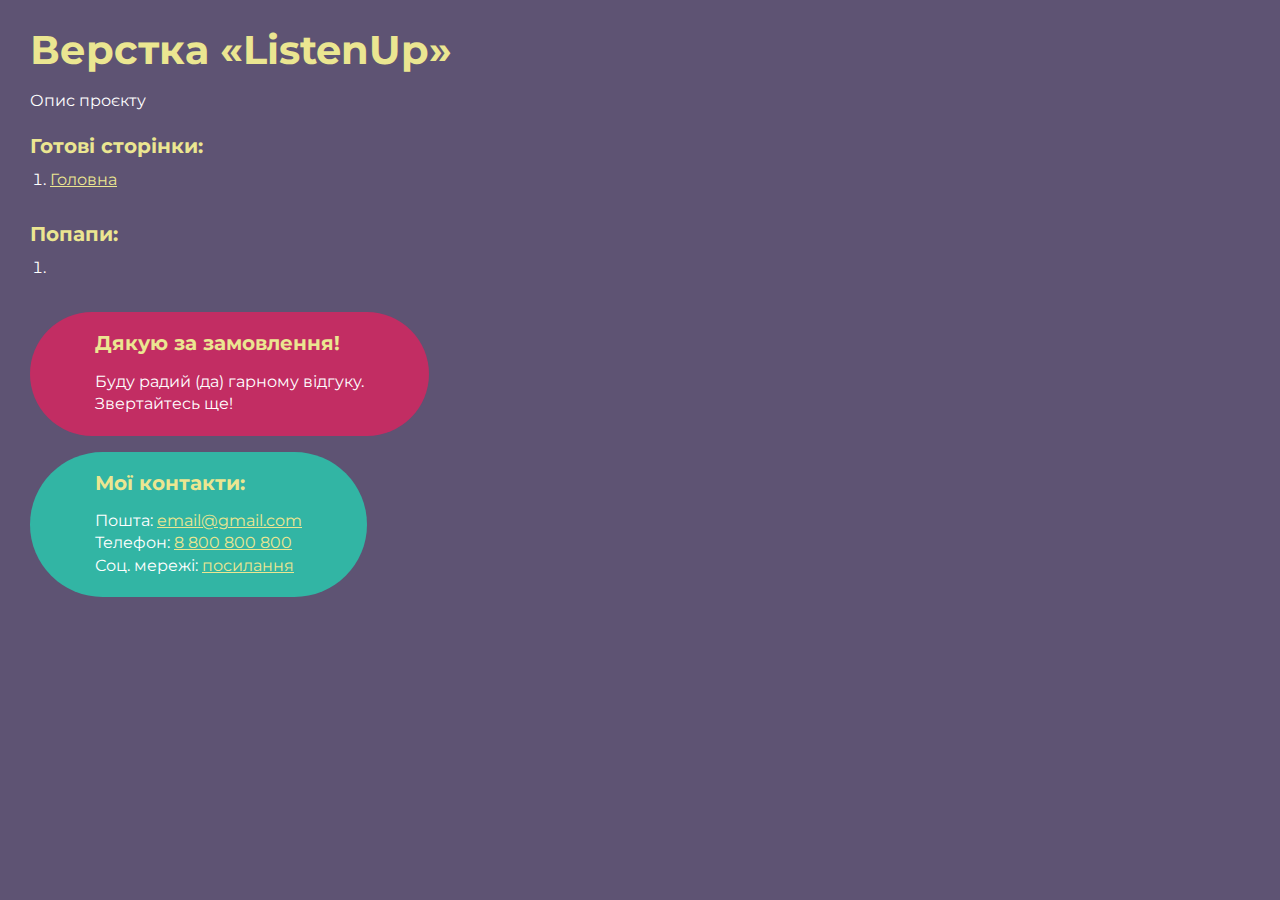
<file: index.html>
<!DOCTYPE html>
<html>

<head>
	<meta charset="UTF-8">
	<meta name="viewport" content="width=device-width, initial-scale=1.0">
	<title>Верстка «ListenUp»</title>
</head>

<body>
	<div class="rootpage">
		<h1>Верстка «ListenUp»</h1>
		<div class="rootpage__info">
			Опис проєкту
		</div>
		<h2>Готові сторінки:</h2>
		<ol class="rootpage__list">
			<li><a target="_blank" href="home.html">Головна</a></li>
		</ol>
		<h2>Попапи:</h2>
		<ol class="rootpage__list">
			<li><a target="_blank" href="home.html#"></a></li>
		</ol>
		<div class="rootpage__tnx">
			<h2>Дякую за замовлення!</h2>
			<p>Буду радий (да) гарному відгуку.</p>
			<p>Звертайтесь ще!</p>
		</div>
		<div class="rootpage__contacts">
			<h2>Мої контакти:</h2>
			<p>Пошта: <a href="mailto:email@gmail.com">email@gmail.com</a></p>
			<p>Телефон: <a href="tel:8800800800">8 800 800 800</a></p>
			<p>Соц. мережі: <a href="">посилання</a></p>
		</div>
	</div>
</body>
<style>
	@charset "UTF-8";
	@import url("https://fonts.googleapis.com/css?family=Montserrat:regular,700&display=swap");

	*,
	*::before,
	*::after {
		padding: 0px;
		margin: 0px;
		border: 0px;
		box-sizing: border-box;
	}

	html,
	body {
		height: 100%;
		margin: 0;
		padding: 0;
		min-width: 320px;
		width: 100%;
		color: #fff;
		background-color: #5e5373;
	}

	body {
		font-family: Montserrat;
		font-size: 100%;
		line-height: 1;
		font-size: 1rem;
	}

	a {
		text-decoration: underline;
		color: #ebe691
	}

	a:visited {
		text-decoration: underline;
		color: #aaa768;
	}

	a:hover {
		text-decoration: none;
	}

	ul li {
		list-style: none;
	}

	img {
		vertical-align: top;
	}

	.wrapper {
		width: 100%;
		min-height: 100%;
		overflow: hidden;
	}

	.rootpage {
		padding: 30px;
		display: flex;
		flex-direction: column;
		align-items: flex-start;
	}

	@media (max-width: 767px) {
		.rootpage {
			padding: 30px 15px;
		}
	}

	h1 {
		color: #ebe691;
		font-size: 2.5rem;
		margin: 0px 0px 1.25rem 0px;
	}

	@media (max-width: 767px) {
		h1 {
			font-size: 1.85rem;
			margin: 0px 0px 1.25rem 0px;
		}
	}

	h2 {
		color: #ebe691;
		font-size: 1.25rem;
		margin: 0px 0px 1rem 0px;
	}

	@media (max-width: 767px) {
		h2 {
			font-size: 1.125rem;
			margin: 0px 0px 1rem 0px;
		}
	}

	.rootpage__info {
		line-height: 140%;
		margin: 0px 0px 1.5rem 0px;
	}

	.rootpage__list {
		margin: 0px 0px 2.25rem 1.25rem;
	}

	.rootpage__list li:not(:last-child) {
		margin: 0px 0px 15px 0px;
	}

	.rootpage__contacts,
	.rootpage__tnx {
		border-radius: 200px;
		padding: 20px 65px;
		line-height: 140%;
	}

	@media (max-width: 767px) {

		.rootpage__contacts,
		.rootpage__tnx {
			border-radius: 40px;
			padding: 20px;
		}
	}

	.rootpage__contacts {
		background: #32b5a4;

	}

	.rootpage__contacts a {
		color: #ebe691;
	}

	.rootpage__tnx {
		background: #c22d63;
		margin: 0px 0px 1rem 0px;
	}
</style>

</html>
</file>
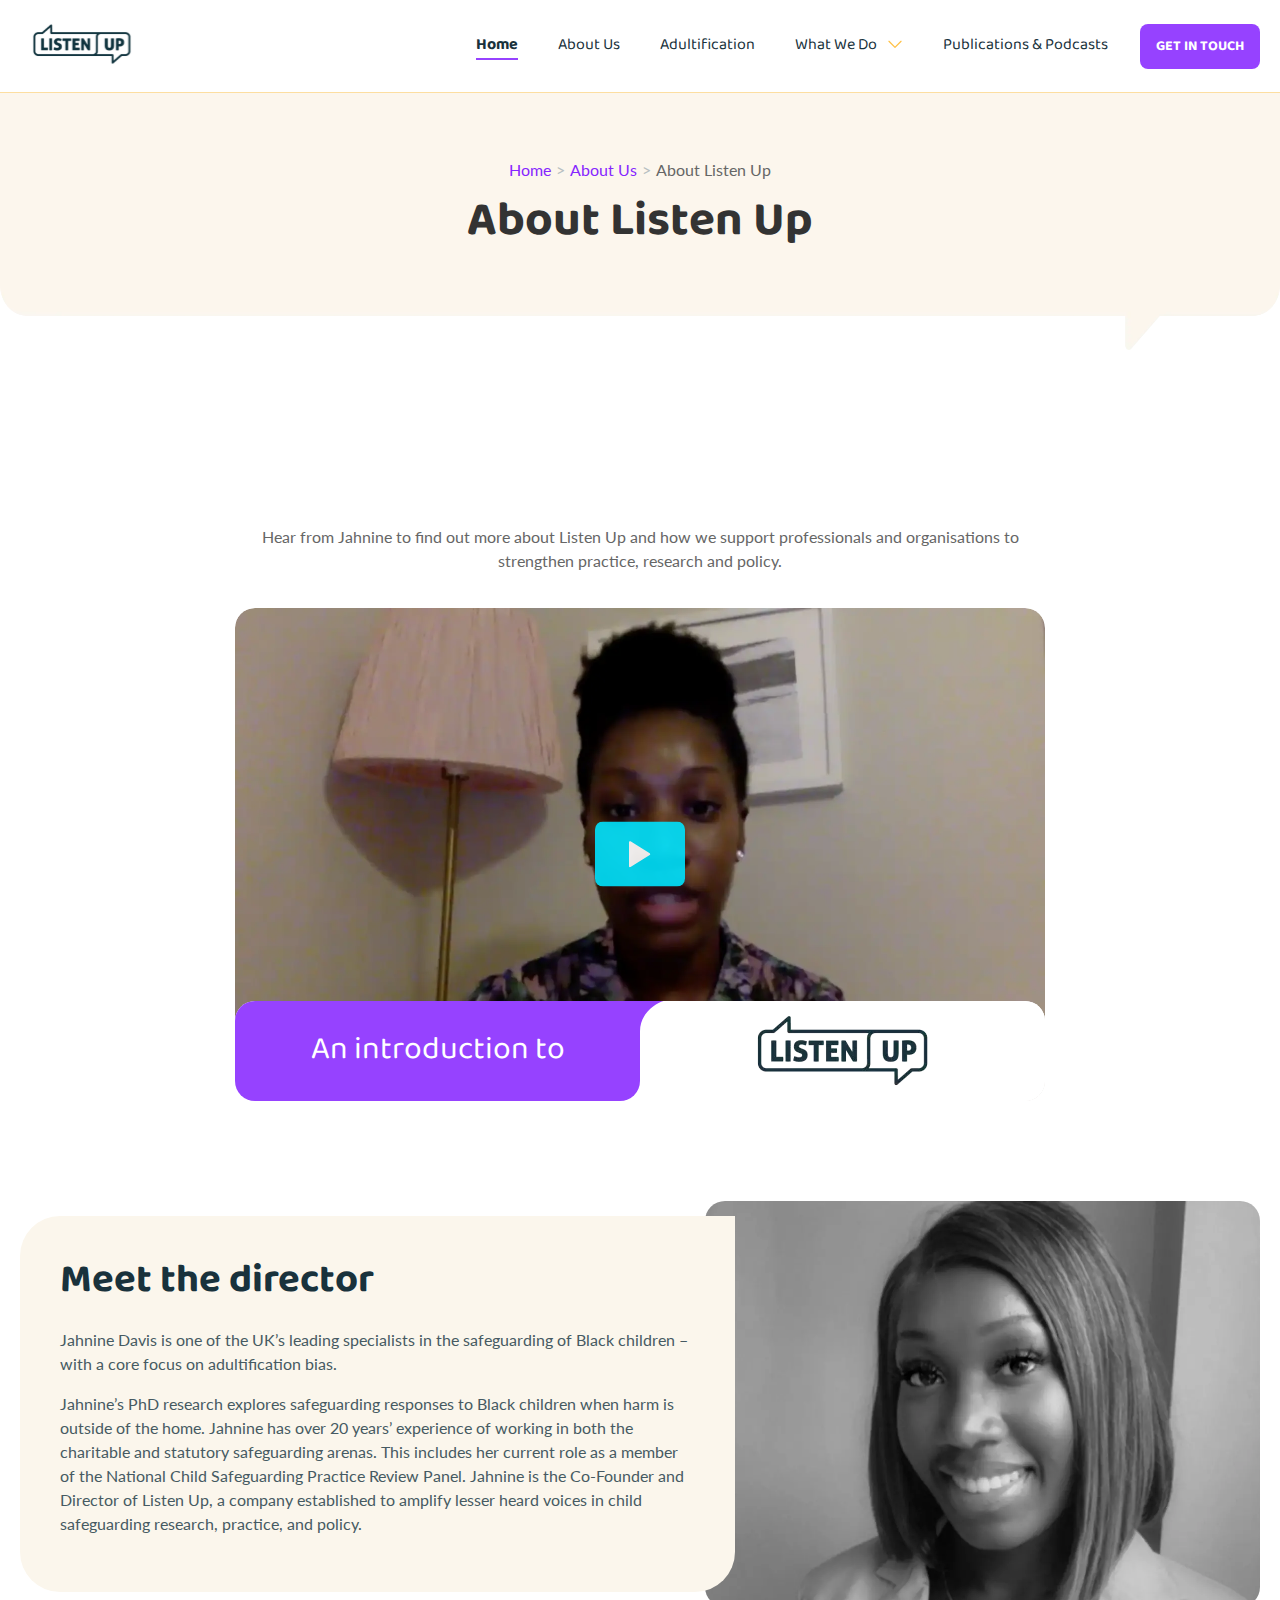
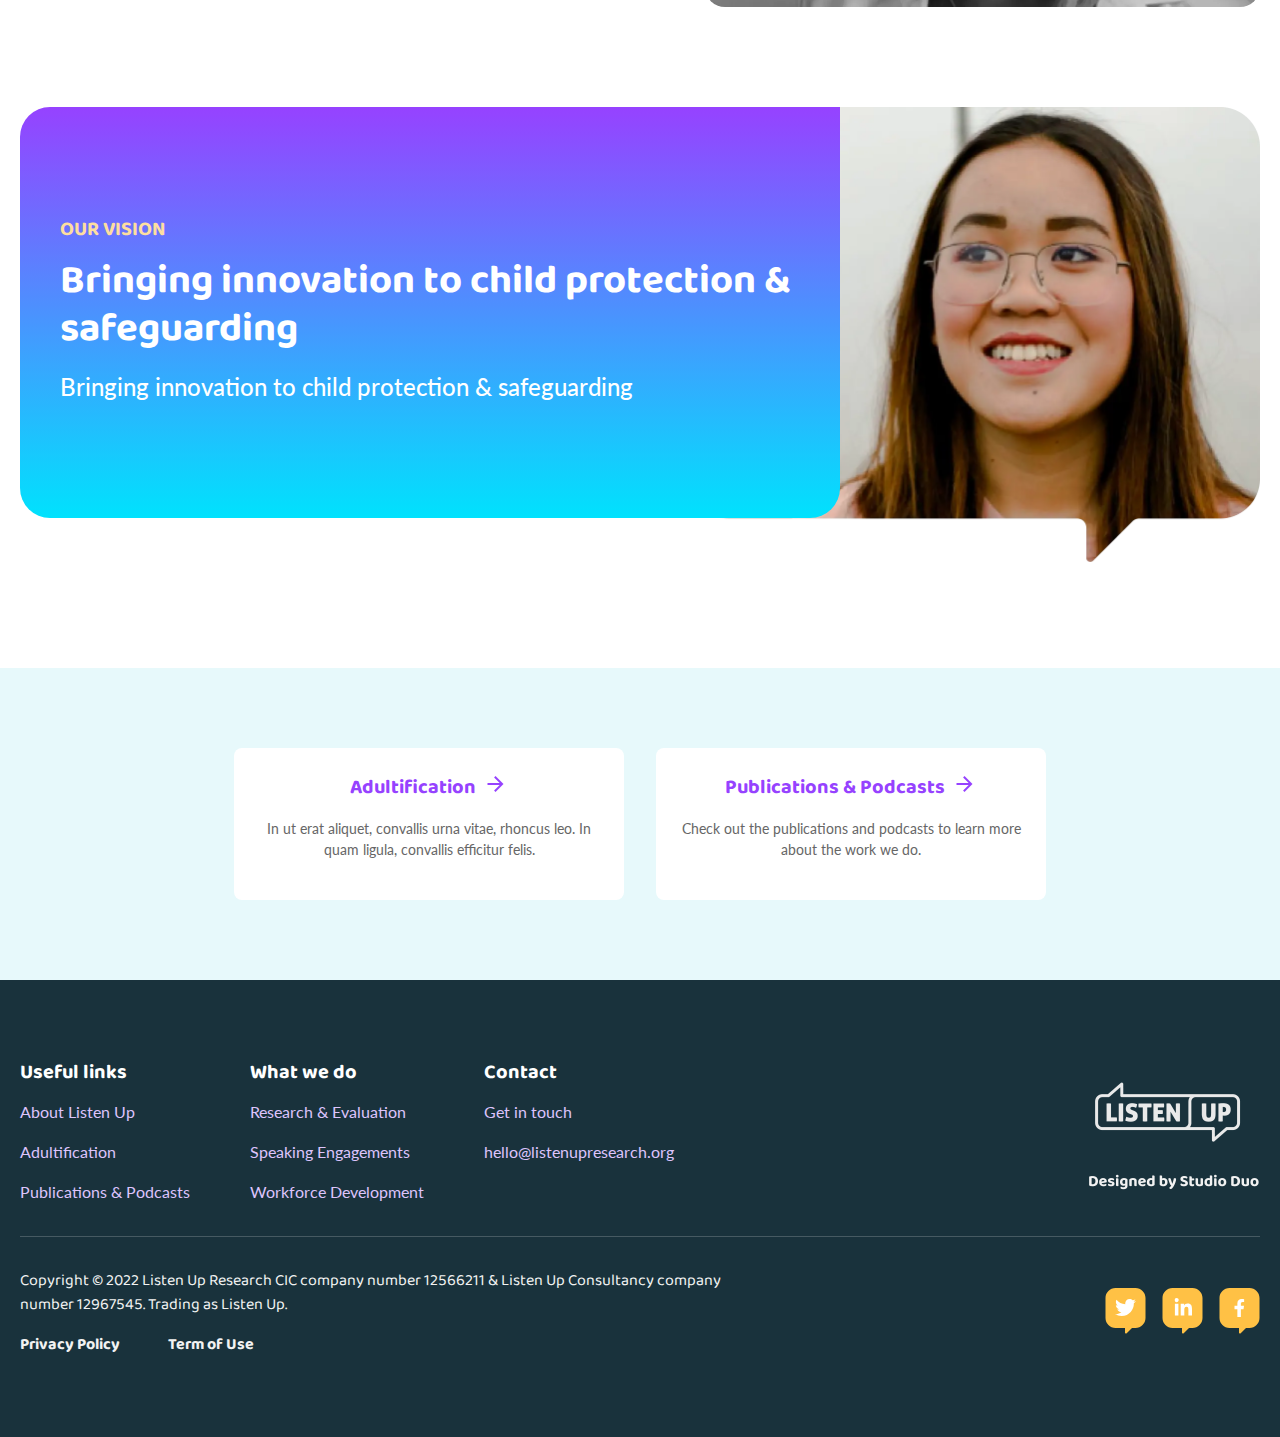
<file: about.html>
<!DOCTYPE html>
<html lang="en">

<head>
	<title>HomePage</title>
	<meta charset="UTF-8">
	<meta name="format-detection" content="telephone=no">
	<!-- <style>body{opacity: 0;}</style> -->
	<link rel="stylesheet" href="css/style.min.css?_v=20230803131735">
	<link rel="shortcut icon" href="favicon.ico">
	<!-- <meta name="robots" content="noindex, nofollow"> -->
	<meta name="viewport" content="width=device-width, initial-scale=1.0">
</head>

<body>
	<div class="wrapper">
		<header class="header">
			<div class="header__container">
				<div class="header__content">
					<a href="#" class="header__logo">
						<svg xmlns="http://www.w3.org/2000/svg" xmlns:xlink="http://www.w3.org/1999/xlink" width="124" height="56" viewBox="0 0 124 56" fill="none">
							<rect width="123.667" height="56" fill="url(#pattern0)" />
							<defs>
								<pattern id="pattern0" patternContentUnits="objectBoundingBox" width="1" height="1">
									<use xlink:href="#image0_3611_1699" transform="scale(0.00134771 0.00297619)" />
								</pattern>
								<image id="image0_3611_1699" width="742" height="336" xlink:href="[data-uri]" />
							</defs>
						</svg>
					</a>
					<div class="header__block">
						<div class="header__menu menu">

							<nav class="menu__body">
								<ul>
									<li>
										<a href="#" class="active">
											Home
										</a>
									</li>
									<li>
										<a href="#">
											About Us
										</a>
									</li>
									<li>
										<a href="#">
											Adultification
										</a>
									</li>
									<li class="sub-menu">

										<a href="#">
											What We Do
										</a>
										<i class="sub-menu__icon">
											<svg xmlns="http://www.w3.org/2000/svg" width="16" height="16" viewBox="0 0 16 16" fill="none">
												<path d="M14.4891 4.84566C14.2524 4.60704 13.8687 4.607 13.632 4.8457L8.00006 10.5247L2.36786 4.84566C2.13121 4.60704 1.74745 4.607 1.51077 4.8457C1.27408 5.08436 1.27408 5.47128 1.51077 5.70994L7.57154 11.821C7.68519 11.9357 7.83934 12 8.00006 12C8.16079 12 8.31497 11.9356 8.42859 11.821L14.489 5.70989C14.7258 5.47128 14.7258 5.08432 14.4891 4.84566Z" fill="#FFC145" />
											</svg>
										</i>

										<ul>
											<li>
												<a href="#">
													Research & Evaluation
												</a>
											</li>
											<li>
												<a href="#">
													Speaking Engagements
												</a>
											</li>
											<li>
												<a href="#">
													Workforce Development
												</a>
											</li>
										</ul>
									</li>
									<li>
										<a href="#">
											Publications & Podcasts
										</a>
									</li>
								</ul>
							</nav>
						</div>
						<div class="header__actions">
							<a href="#" class="header__button button button-purple button-xs">
								GET IN TOUCH
							</a>
							<button type="button" class="menu__icon icon-menu"><span></span></button>
						</div>
					</div>

				</div>
			</div>
		</header>
		<main class="page">
			<div class="page-header">
				<div class="page-header__container">
					<div class="page-header__content">
						<div class="page-header__breadcrumbs breadcrumbs">
							<nav aria-label="breadcrumb">
								<ul class="breadcrumb">
									<li class="breadcrumb-item"><a href="#">Home</a></li>
									<li class="breadcrumb-item"><a href="#">About Us</a></li>
									<li class="breadcrumb-item active" aria-current="page">About Listen Up</li>
								</ul>
							</nav>
						</div>
						<h1 class="title-center">
							About Listen Up
						</h1>
					</div>
				</div>
			</div>
			<!-- /.page-header -->
			<section class="about-video section-padding">
				<div class="about-video__container">
					<div class="about-video__content">
						<div class="about-video__text">
							<p>
								Hear from Jahnine to find out more about Listen Up and how we support professionals and organisations to strengthen practice, research and policy.
							</p>
						</div>
						<div class="about-video__video" data-popup="#popupVideoAbout" data-popup-youtube="PrkibX1YuU0">
							<div class="preview">
								<picture><source srcset="img/about-video/preview.webp" type="image/webp"><img src="img/about-video/preview.png" alt="01"></picture>
							</div>

							<div class="info">
								<div class="info-introduction">
									An introduction to
								</div>
								<div class="info-listenup">
									<picture><source srcset="img/about-video/logo.webp" type="image/webp"><img src="img/about-video/logo.png" alt="01"></picture>
								</div>
							</div>
						</div>
					</div>
				</div>
			</section>
			<!-- /.about-video -->
			<section class="meet-with-director">
				<div class="meet-with-director__container">
					<div class="meet-with-director__content">
						<div class="meet-block">
							<div class="meet-block__text">
								<h2>Meet the director</h2>
								<p>
									Jahnine Davis is one of the UK’s leading specialists in the safeguarding of Black children – with a core focus on adultification bias.

								</p>

								<p>
									Jahnine’s PhD research explores safeguarding responses to Black children when harm is outside of the home. Jahnine has over 20 years’ experience of working in both the charitable and statutory safeguarding arenas. This includes her current role as a member of the National Child Safeguarding Practice Review Panel. Jahnine is the Co-Founder and Director of Listen Up, a company established to amplify lesser heard voices in child safeguarding research, practice, and policy.
								</p>
							</div>
							<div class="meet-block__image">
								<picture><source srcset="img/about/image-1.webp" type="image/webp"><img src="img/about/image-1.png" alt="01"></picture>
							</div>
						</div>
					</div>
				</div>
			</section>
			<!-- /.meet-with-director -->
			<section class="safeguarding-section section-padding">
				<div class="safeguarding-section__container">
					<div class="safeguarding-section__content">
						<div class="safeguarding-section__block">
							<div class="safeguarding-section__info">
								<span>
									OUR VISION
								</span>
								<h2 class="title-white">
									Bringing innovation to child protection & safeguarding
								</h2>
								<p>
									Bringing innovation to child protection & safeguarding
								</p>
							</div>
							<div class="safeguarding-section__image">
								<picture><source srcset="img/about/image-2.webp" type="image/webp"><img src="img/about/image-2.png" alt="01"></picture>
							</div>
						</div>
					</div>
				</div>
			</section>
			<!-- /.safeguarding-section -->
			<section class="footer-last">
				<div class="footer-last__container">
					<div class="footer-last__content">
						<ul>
							<li>
								<a href="#" class="item">
									<div class="item__body">
										<div class="item__title">
											Adultification <i>
												<svg xmlns="http://www.w3.org/2000/svg" width="25" height="24" viewBox="0 0 25 24" fill="none">
													<g id="Navigation / ">
														<g id="Outlined / Navigation / arrow_forward">
															<path id="ð¹ Icon Color" fill-rule="evenodd" clip-rule="evenodd" d="M12.5 4L11.09 5.41L16.67 11H4.5V13H16.67L11.09 18.59L12.5 20L20.5 12L12.5 4Z" fill="#9642FF" />
														</g>
													</g>
												</svg>
											</i>
										</div>
										<div class="item__text">
											<p>
												In ut erat aliquet, convallis urna vitae, rhoncus leo. In quam ligula, convallis efficitur felis.
											</p>
										</div>
									</div>
								</a>
							</li>
							<li>
								<a href="#" class="item">
									<div class="item__body">
										<div class="item__title">
											Publications & Podcasts <i>
												<svg xmlns="http://www.w3.org/2000/svg" width="25" height="24" viewBox="0 0 25 24" fill="none">
													<g id="Navigation / ">
														<g id="Outlined / Navigation / arrow_forward">
															<path id="ð¹ Icon Color" fill-rule="evenodd" clip-rule="evenodd" d="M12.5 4L11.09 5.41L16.67 11H4.5V13H16.67L11.09 18.59L12.5 20L20.5 12L12.5 4Z" fill="#9642FF" />
														</g>
													</g>
												</svg>
											</i>
										</div>
										<div class="item__text">
											<p>
												Check out the publications and podcasts to learn more about the work we do.
											</p>
										</div>
									</div>
								</a>
							</li>
						</ul>
					</div>
				</div>
			</section>
			<!-- /.footer-last -->
		</main>
		<footer class="footer">
			<div class="footer__container">
				<div class="footer__content">
					<div class="footer__top">
						<div class="footer__columns">
							<div class="column">
								<h6>
									Useful links
								</h6>
								<ul>
									<li>
										<a href="#">
											About Listen Up
										</a>
									</li>
									<li>
										<a href="#">
											Adultification
										</a>
									</li>
									<li>
										<a href="#">
											Publications & Podcasts
										</a>
									</li>
								</ul>
							</div>
							<div class="column">
								<h6>
									What we do
								</h6>
								<ul>
									<li>
										<a href="#">
											Research & Evaluation
										</a>
									</li>
									<li>
										<a href="#">
											Speaking Engagements
										</a>
									</li>
									<li>
										<a href="#">
											Workforce Development
										</a>
									</li>
								</ul>
							</div>
							<div class="column">
								<h6>
									Contact
								</h6>
								<ul>
									<li>
										<a href="#">
											Get in touch
										</a>
									</li>
									<li>
										<a href="mailto:hello@listenupresearch.org">
											hello@listenupresearch.org
										</a>
									</li>
								</ul>
							</div>
						</div>
						<div class="footer__designed">
							<a href="#" class="footer__logo">
								<picture><source srcset="img/logo-footer.webp" type="image/webp"><img src="img/logo-footer.png" alt="Logo"></picture>
							</a>
						</div>
					</div>
					<div class="footer__bottom">
						<div class="footer__info">
							<div class="footer__copyright">
								Copyright © 2022 Listen Up Research CIC company number 12566211 & Listen Up Consultancy company number 12967545. Trading as Listen Up.
							</div>
							<div class="footer__links">
								<ul>
									<li>
										<a href="#">
											Privacy Policy
										</a>
									</li>
									<li>
										<a href="#">
											Term of Use
										</a>
									</li>
								</ul>
							</div>
						</div>
						<div class="footer__socials">
							<ul>
								<li>
									<a href="#">
										<svg xmlns="http://www.w3.org/2000/svg" width="41" height="46" viewBox="0 0 41 46" fill="none">
											<path fill-rule="evenodd" clip-rule="evenodd" d="M10.5 0C4.97715 0 0.5 4.47715 0.5 10V30C0.5 35.5228 4.97715 40 10.5 40H20V44.5858C20 45.4767 21.0771 45.9229 21.7071 45.2929L27 40H30.5C36.0228 40 40.5 35.5228 40.5 30V10C40.5 4.47715 36.0228 0 30.5 0H10.5Z" fill="#FFC145"></path>
											<path d="M28.8413 15.2228C28.8547 15.4093 28.8547 15.5959 28.8547 15.7824C28.8547 21.4721 24.5241 28.028 16.6091 28.028C14.1707 28.028 11.9055 27.3217 10 26.0959C10.3465 26.1358 10.6795 26.1492 11.0393 26.1492C13.0514 26.1492 14.9035 25.4696 16.3826 24.3104C14.4905 24.2704 12.9048 23.0312 12.3585 21.3256C12.625 21.3655 12.8915 21.3922 13.1713 21.3922C13.5577 21.3922 13.9442 21.3389 14.3039 21.2456C12.3319 20.8459 10.8528 19.1136 10.8528 17.0216V16.9684C11.4257 17.2882 12.092 17.488 12.7982 17.5147C11.6389 16.7418 10.8794 15.4227 10.8794 13.9303C10.8794 13.1308 11.0926 12.3979 11.4657 11.7583C13.5844 14.37 16.769 16.0755 20.34 16.2621C20.2734 15.9423 20.2334 15.6092 20.2334 15.2761C20.2334 12.9043 22.1522 10.9722 24.5374 10.9722C25.7766 10.9722 26.8959 11.4918 27.682 12.3313C28.6547 12.1448 29.5875 11.785 30.4136 11.292C30.0938 12.2914 29.4143 13.1308 28.5215 13.6638C29.3876 13.5705 30.2271 13.3306 30.9999 12.9976C30.4137 13.8503 29.6808 14.6098 28.8413 15.2228Z" fill="white"></path>
										</svg>
									</a>
								</li>
								<li>
									<a href="#">
										<svg xmlns="http://www.w3.org/2000/svg" width="41" height="46" viewBox="0 0 41 46" fill="none">
											<path fill-rule="evenodd" clip-rule="evenodd" d="M10.5 0C4.97715 0 0.5 4.47715 0.5 10V30C0.5 35.5228 4.97715 40 10.5 40H20V44.5858C20 45.4767 21.0771 45.9229 21.7071 45.2929L27 40H30.5C36.0228 40 40.5 35.5228 40.5 30V10C40.5 4.47715 36.0228 0 30.5 0H10.5Z" fill="#FFC145"></path>
											<g clip-path="url(#clip0_3046_1917)">
												<path d="M16.4172 27.5001H12.7891V15.8165H16.4172V27.5001ZM14.6012 14.2228C13.441 14.2228 12.5 13.2618 12.5 12.1017C12.5 11.5444 12.7214 11.01 13.1154 10.6159C13.5095 10.2219 14.0439 10.0005 14.6012 10.0005C15.1584 10.0005 15.6929 10.2219 16.0869 10.6159C16.481 11.01 16.7023 11.5444 16.7023 12.1017C16.7023 13.2618 15.7609 14.2228 14.6012 14.2228ZM29.9961 27.5001H26.3758V21.8126C26.3758 20.4571 26.3484 18.7188 24.4895 18.7188C22.6031 18.7188 22.3141 20.1915 22.3141 21.7149V27.5001H18.6898V15.8165H22.1695V17.4103H22.2203C22.7047 16.4923 23.8879 15.5235 25.6531 15.5235C29.325 15.5235 30 17.9415 30 21.0821V27.5001H29.9961Z" fill="white"></path>
											</g>
											<defs>
												<clipPath id="clip0_3046_1917">
													<rect width="17.5" height="20" fill="white" transform="translate(12.5 10)"></rect>
												</clipPath>
											</defs>
										</svg>
									</a>
								</li>
								<li>
									<a href="#">
										<svg xmlns="http://www.w3.org/2000/svg" width="41" height="46" viewBox="0 0 41 46" fill="none">
											<path fill-rule="evenodd" clip-rule="evenodd" d="M10.5 0C4.97715 0 0.5 4.47715 0.5 10V30C0.5 35.5228 4.97715 40 10.5 40H20V44.5858C20 45.4767 21.0771 45.9229 21.7071 45.2929L27 40H30.5C36.0228 40 40.5 35.5228 40.5 30V10C40.5 4.47715 36.0228 0 30.5 0H10.5Z" fill="#FFC145"></path>
											<path d="M24.5088 21.125L25.0087 17.8674H21.883V15.7535C21.883 14.8623 22.3196 13.9936 23.7195 13.9936H25.1405V11.2201C25.1405 11.2201 23.851 11 22.6181 11C20.0439 11 18.3614 12.5602 18.3614 15.3847V17.8674H15.5V21.125H18.3614V29H21.883V21.125H24.5088Z" fill="white"></path>
										</svg>
									</a>
								</li>
							</ul>
						</div>
					</div>
				</div>
			</div>
		</footer>
		<div id="popup" aria-hidden="true" class="popup">
			<div class="popup__wrapper">
				<div class="popup__content">
					<button data-close type="button" class="popup__close">Закрити</button>
					<div class="popup__text">
						Text
					</div>
				</div>
			</div>
		</div>

		<div id="popupVideoAbout" aria-hidden="true" class="popup-video">
			<div class="popup__wrapper">
				<div class="popup__content">
					<button data-close type="button" class="popup__close"><svg xmlns="http://www.w3.org/2000/svg" viewBox="0 0 24 24" width="24px" height="24px">
							<path d="M 4.9902344 3.9902344 A 1.0001 1.0001 0 0 0 4.2929688 5.7070312 L 10.585938 12 L 4.2929688 18.292969 A 1.0001 1.0001 0 1 0 5.7070312 19.707031 L 12 13.414062 L 18.292969 19.707031 A 1.0001 1.0001 0 1 0 19.707031 18.292969 L 13.414062 12 L 19.707031 5.7070312 A 1.0001 1.0001 0 0 0 18.980469 3.9902344 A 1.0001 1.0001 0 0 0 18.292969 4.2929688 L 12 10.585938 L 5.7070312 4.2929688 A 1.0001 1.0001 0 0 0 4.9902344 3.9902344 z" />
						</svg></button>
					<div data-youtube-place class="popup__text">

					</div>
				</div>
			</div>
		</div>
	</div>
	<script src="js/app.min.js?_v=20230803131735"></script>
</body>

</html>
</file>
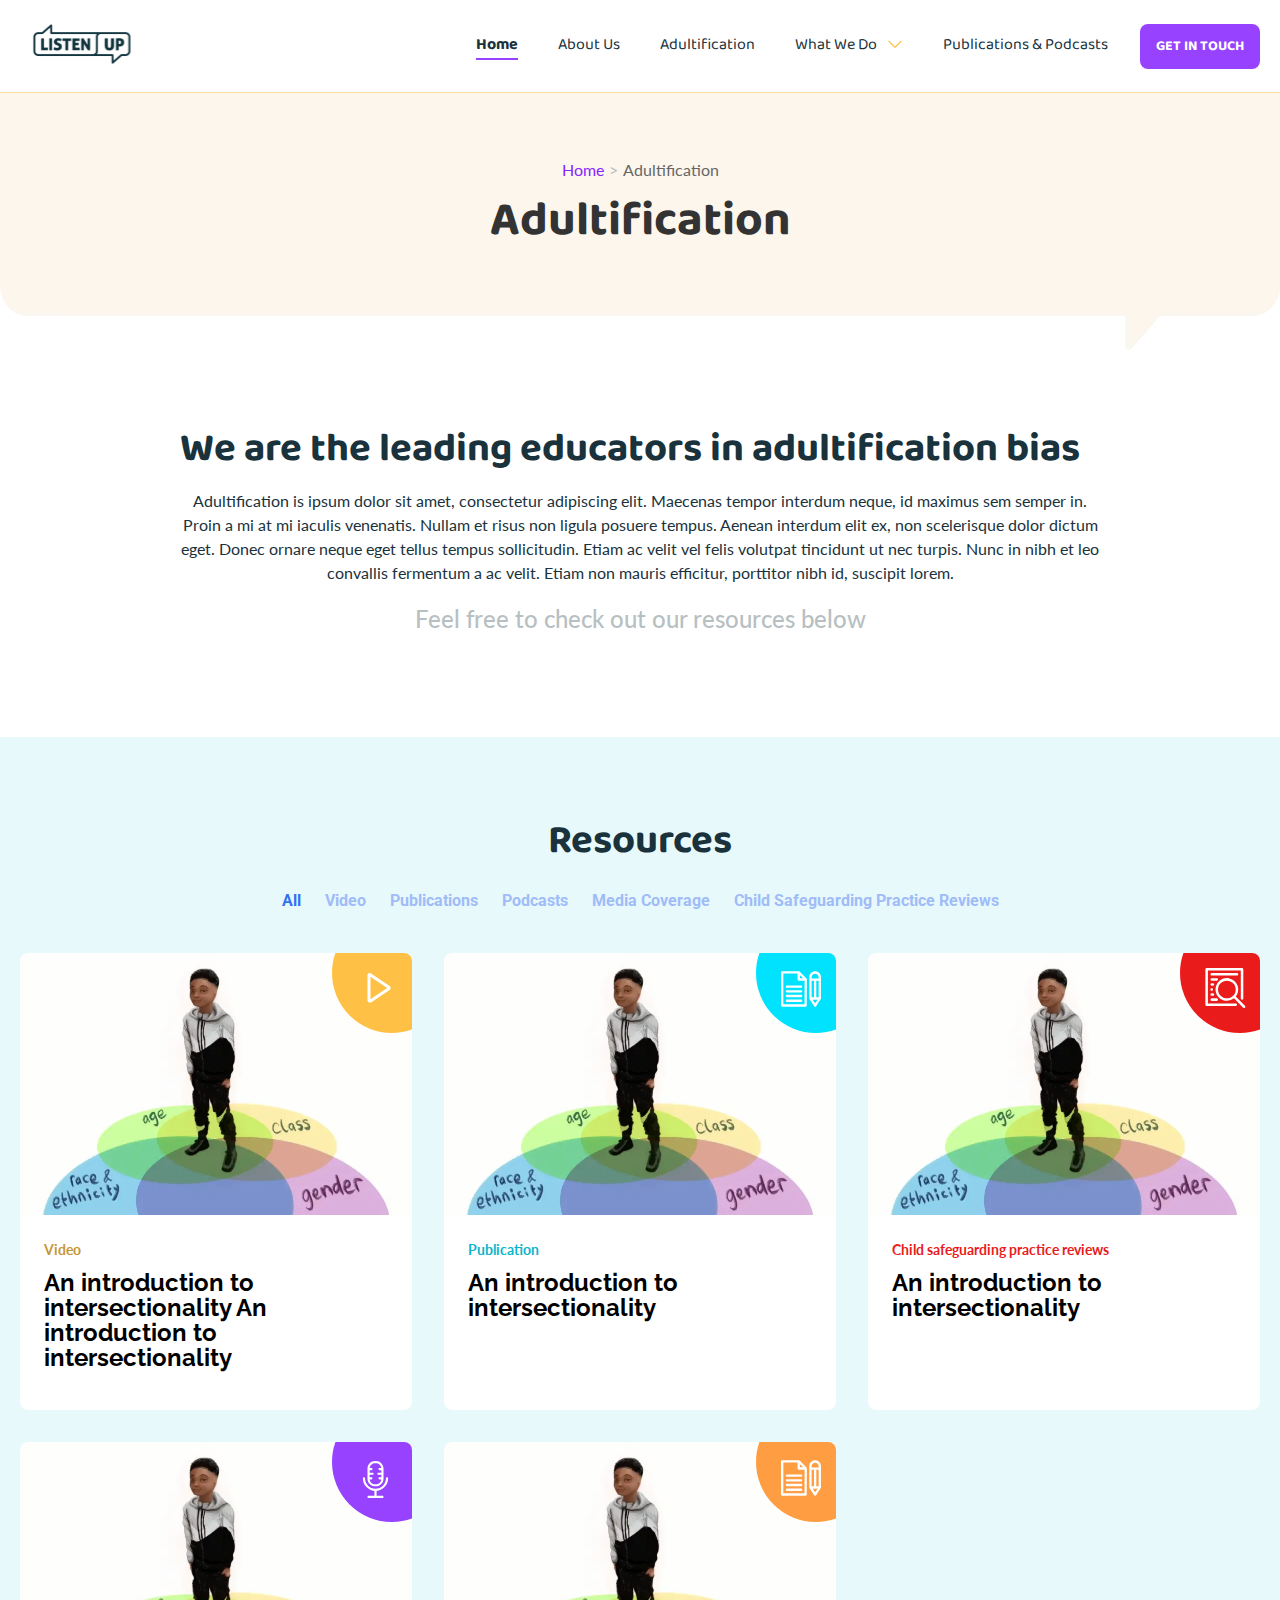
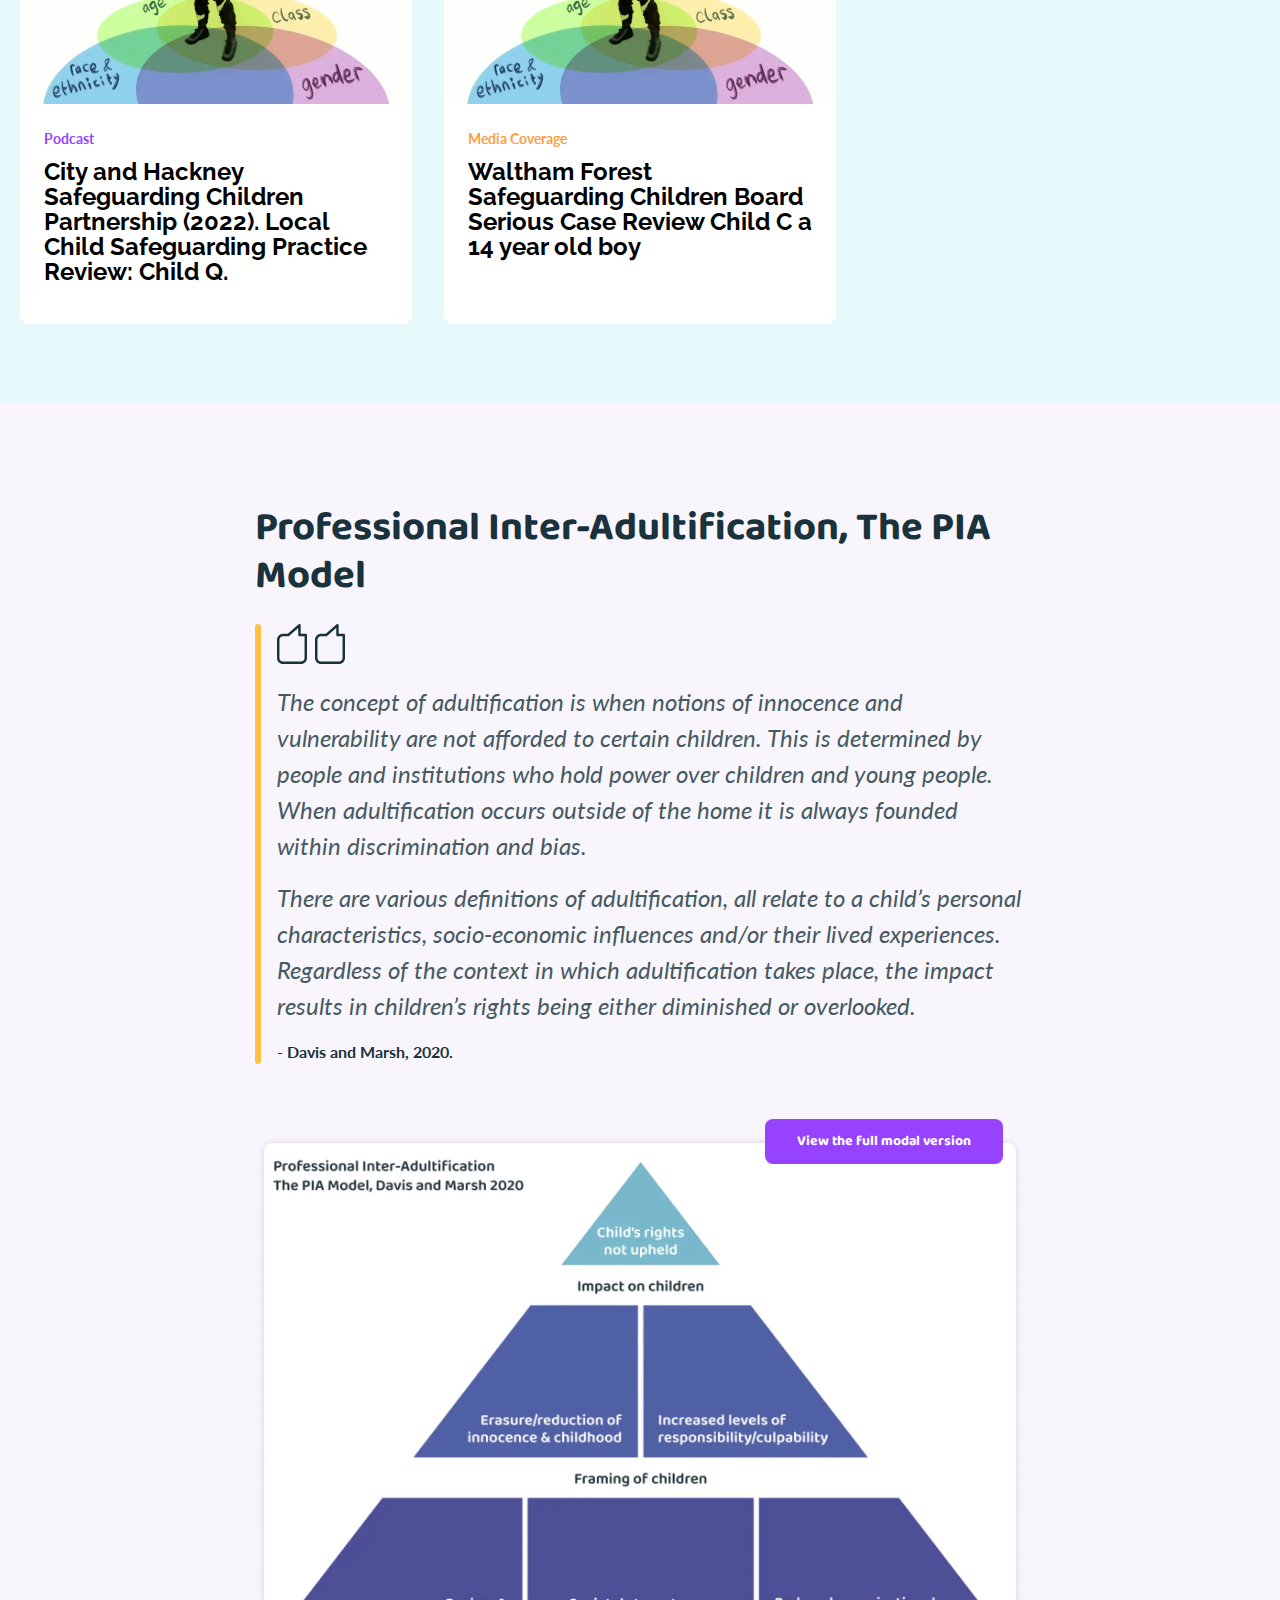
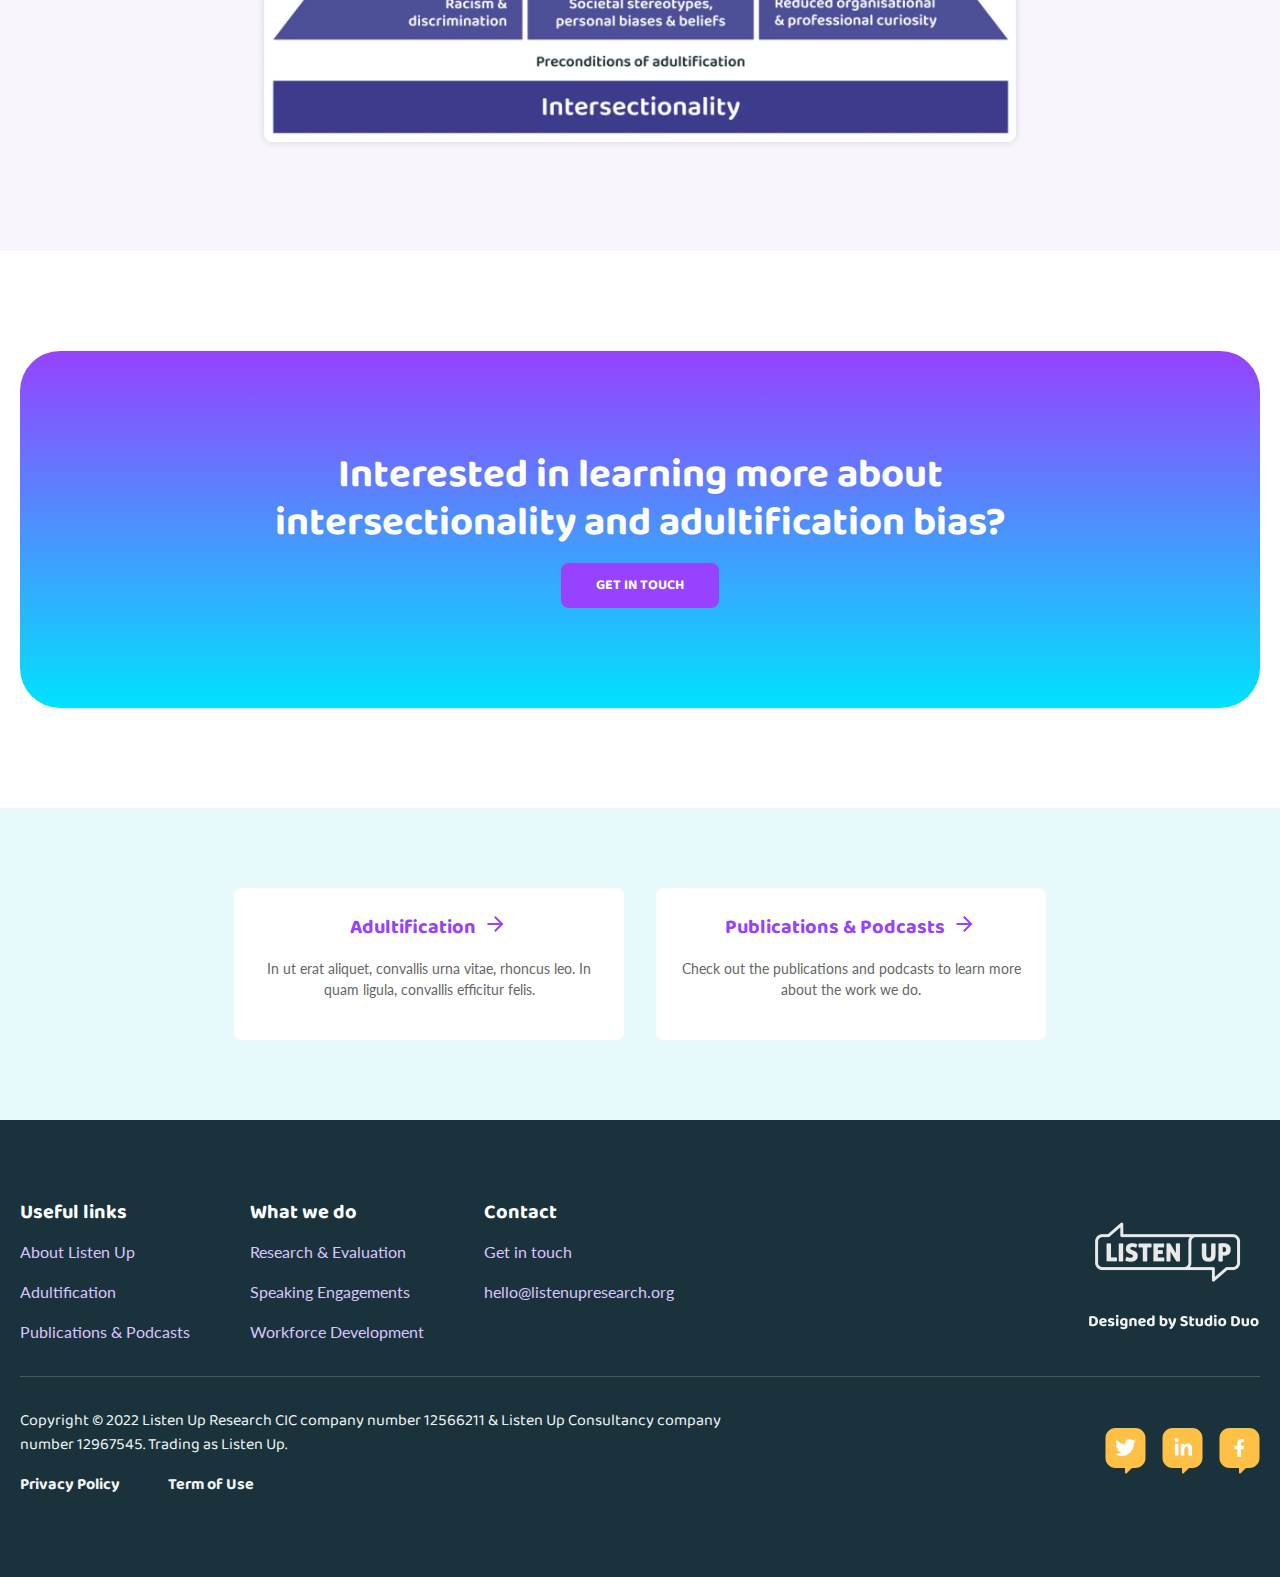
<file: adultification.html>
<!DOCTYPE html>
<html lang="en">

<head>
	<title>HomePage</title>
	<meta charset="UTF-8">
	<meta name="format-detection" content="telephone=no">
	<!-- <style>body{opacity: 0;}</style> -->
	<link rel="stylesheet" href="css/style.min.css?_v=20230803131735">
	<link rel="shortcut icon" href="favicon.ico">
	<!-- <meta name="robots" content="noindex, nofollow"> -->
	<meta name="viewport" content="width=device-width, initial-scale=1.0">
</head>

<body>
	<div class="wrapper">
		<header class="header">
			<div class="header__container">
				<div class="header__content">
					<a href="#" class="header__logo">
						<svg xmlns="http://www.w3.org/2000/svg" xmlns:xlink="http://www.w3.org/1999/xlink" width="124" height="56" viewBox="0 0 124 56" fill="none">
							<rect width="123.667" height="56" fill="url(#pattern0)" />
							<defs>
								<pattern id="pattern0" patternContentUnits="objectBoundingBox" width="1" height="1">
									<use xlink:href="#image0_3611_1699" transform="scale(0.00134771 0.00297619)" />
								</pattern>
								<image id="image0_3611_1699" width="742" height="336" xlink:href="[data-uri]" />
							</defs>
						</svg>
					</a>
					<div class="header__block">
						<div class="header__menu menu">

							<nav class="menu__body">
								<ul>
									<li>
										<a href="#" class="active">
											Home
										</a>
									</li>
									<li>
										<a href="#">
											About Us
										</a>
									</li>
									<li>
										<a href="#">
											Adultification
										</a>
									</li>
									<li class="sub-menu">

										<a href="#">
											What We Do
										</a>
										<i class="sub-menu__icon">
											<svg xmlns="http://www.w3.org/2000/svg" width="16" height="16" viewBox="0 0 16 16" fill="none">
												<path d="M14.4891 4.84566C14.2524 4.60704 13.8687 4.607 13.632 4.8457L8.00006 10.5247L2.36786 4.84566C2.13121 4.60704 1.74745 4.607 1.51077 4.8457C1.27408 5.08436 1.27408 5.47128 1.51077 5.70994L7.57154 11.821C7.68519 11.9357 7.83934 12 8.00006 12C8.16079 12 8.31497 11.9356 8.42859 11.821L14.489 5.70989C14.7258 5.47128 14.7258 5.08432 14.4891 4.84566Z" fill="#FFC145" />
											</svg>
										</i>

										<ul>
											<li>
												<a href="#">
													Research & Evaluation
												</a>
											</li>
											<li>
												<a href="#">
													Speaking Engagements
												</a>
											</li>
											<li>
												<a href="#">
													Workforce Development
												</a>
											</li>
										</ul>
									</li>
									<li>
										<a href="#">
											Publications & Podcasts
										</a>
									</li>
								</ul>
							</nav>
						</div>
						<div class="header__actions">
							<a href="#" class="header__button button button-purple button-xs">
								GET IN TOUCH
							</a>
							<button type="button" class="menu__icon icon-menu"><span></span></button>
						</div>
					</div>

				</div>
			</div>
		</header>
		<main class="page">
			<div class="page-header">
				<div class="page-header__container">
					<div class="page-header__content">
						<div class="page-header__breadcrumbs breadcrumbs">
							<nav aria-label="breadcrumb">
								<ul class="breadcrumb">
									<li class="breadcrumb-item"><a href="#">Home</a></li>
									<li class="breadcrumb-item active" aria-current="page">Adultification</li>
								</ul>
							</nav>
						</div>
						<h1 class="title-center">
							Adultification
						</h1>
					</div>
				</div>
			</div>
			<!-- /.page-header -->
			<section class="adultification-section">
				<div class="adultification-section__container">
					<div class="adultification-section__content">
						<h2>
							We are the leading educators in adultification bias
						</h2>
						<p class="text-02">
							Adultification is ipsum dolor sit amet, consectetur adipiscing elit. Maecenas tempor interdum neque, id maximus sem semper in. Proin a mi at mi iaculis venenatis. Nullam et risus non ligula posuere tempus. Aenean interdum elit ex, non scelerisque dolor dictum eget. Donec ornare neque eget tellus tempus sollicitudin. Etiam ac velit vel felis volutpat tincidunt ut nec turpis. Nunc in nibh et leo convallis fermentum a ac velit. Etiam non mauris efficitur, porttitor nibh id, suscipit lorem.
						</p>
						<span>
							Feel free to check out our resources below
						</span>
					</div>
				</div>
			</section>
			<!-- /.adultification-section -->
			<section class="resources bg-blue">
				<div class="resources__container">
					<h2 class="title-center">
						Resources
					</h2>
					<div class="resources__block filters-block">
						<div data-tabs class="tabs">
							<nav data-tabs-titles class="tabs__navigation filters-block__filter">
								<button type="button" class="tabs__title _tab-active"> All</button>
								<button type="button" class="tabs__title"> Video</button>
								<button type="button" class="tabs__title">Publications</button>
								<button type="button" class="tabs__title">Podcasts</button>
								<button type="button" class="tabs__title">Media Coverage</button>
								<button type="button" class="tabs__title"> Child Safeguarding Practice Reviews</button>

							</nav>
							<div data-tabs-body class="tabs__content">
								<div class="tabs__body">
									<div class="filters-block__list">
										<article>
											<a href="#" class="item item--video">
												<div class="item__body">
													<div class="item__header">
														<div class="item__icon-categories">
															<svg xmlns="http://www.w3.org/2000/svg" width="24" height="31" viewBox="0 0 24 31" fill="none">
																<path id="Vector 9" d="M2 28.1315V3C2 2.57255 2.47639 2.31759 2.83205 2.5547L21.7519 15.1679C22.3457 15.5638 22.3457 16.4362 21.7519 16.8321L3.5547 28.9635C2.89015 29.4066 2 28.9302 2 28.1315Z" stroke="white" stroke-width="3" />
															</svg>
														</div>
														<div class="item__image"><picture><source srcset="img/resources/01.webp" type="image/webp"><img src="img/resources/01.png" alt="Image 01"></picture></div>
													</div>
													<div class="item__content">
														<span>
															Video
														</span>
														<h5>
															An introduction to intersectionality An introduction to intersectionality
														</h5>
													</div>
												</div>
											</a>
										</article>
										<article>
											<a href="#" class="item item--publication">
												<div class="item__body">
													<div class="item__header">
														<div class="item__icon-categories">
															<svg xmlns="http://www.w3.org/2000/svg" width="40" height="40" viewBox="0 0 40 40" fill="none">
																<g id="article 1" clip-path="url(#clip0_3366_2287)">
																	<path id="Vector" d="M18.5651 2.60895C18.3472 2.39105 18.0524 2.26562 17.7362 2.26562H1.17218C0.524902 2.26562 0 2.79022 0 3.4375V36.4844C0 37.1316 0.524902 37.6562 1.17218 37.6562H24.6902C25.336 37.6562 25.8603 37.1338 25.8621 36.488C25.8621 36.4786 25.9402 10.4779 25.9402 10.4687C25.9402 10.159 25.82 9.87732 25.6238 9.66766C25.6036 9.6463 18.5858 2.62939 18.5651 2.60895ZM18.9084 6.26678L21.9388 9.29687H18.9084V6.26678ZM23.5217 35.3125H2.34405V4.60937H16.5643V10.4687C16.5643 11.116 17.0889 11.6406 17.7362 11.6406H23.5928L23.5217 35.3125Z" fill="white" />
																	<path id="Vector_2" d="M4.7666 17.6562C4.7666 18.3035 5.2912 18.8281 5.93848 18.8281H20.0806C20.7279 18.8281 21.2528 18.3035 21.2528 17.6562C21.2528 17.009 20.7279 16.4844 20.0806 16.4844H5.93848C5.2912 16.4844 4.7666 17.009 4.7666 17.6562Z" fill="white" />
																	<path id="Vector_3" d="M20.0806 21.1719H5.93848C5.2912 21.1719 4.7666 21.6965 4.7666 22.3437C4.7666 22.991 5.2912 23.5156 5.93848 23.5156H20.0806C20.7279 23.5156 21.2528 22.991 21.2528 22.3437C21.2528 21.6965 20.7279 21.1719 20.0806 21.1719Z" fill="white" />
																	<path id="Vector_4" d="M20.0806 25.8594H5.93848C5.2912 25.8594 4.7666 26.384 4.7666 27.0312C4.7666 27.6785 5.2912 28.2031 5.93848 28.2031H20.0806C20.7279 28.2031 21.2528 27.6785 21.2528 27.0312C21.2528 26.384 20.7279 25.8594 20.0806 25.8594Z" fill="white" />
																	<path id="Vector_5" d="M20.0806 30.5469H5.93848C5.2912 30.5469 4.7666 31.0715 4.7666 31.7187C4.7666 32.366 5.2912 32.8906 5.93848 32.8906H20.0806C20.7279 32.8906 21.2528 32.366 21.2528 31.7187C21.2528 31.0715 20.7279 30.5469 20.0806 30.5469Z" fill="white" />
																	<path id="Vector_6" d="M34.1394 2.34375C30.9082 2.34375 28.2794 4.97223 28.2794 8.20312V29.4531C28.2794 29.9423 28.0756 29.5022 33.1644 37.1344C33.6267 37.828 34.6503 37.8308 35.1148 37.1344C40.1862 29.5279 39.9994 29.9472 39.9994 29.4531V8.20312C39.9994 4.97223 37.3706 2.34375 34.1394 2.34375ZM37.6554 28.2812H35.3116V11.7187H37.6554V28.2812ZM30.6235 28.2812V11.7187H32.9675V28.2812H30.6235ZM34.1394 4.6875C36.0782 4.6875 37.6554 6.26465 37.6554 8.20312V9.375H30.6235V8.20312C30.6235 6.26465 32.2006 4.6875 34.1394 4.6875ZM34.1394 34.3716L31.6413 30.625H36.6376L34.1394 34.3716Z" fill="white" />
																</g>
																<defs>
																	<clipPath id="clip0_3366_2287">
																		<rect width="40" height="40" fill="white" />
																	</clipPath>
																</defs>
															</svg>
														</div>
														<div class="item__image"><picture><source srcset="img/resources/01.webp" type="image/webp"><img src="img/resources/01.png" alt="Image 01"></picture></div>
													</div>
													<div class="item__content">
														<span>
															Publication
														</span>
														<h5>
															An introduction to intersectionality
														</h5>
													</div>
												</div>
											</a>
										</article>
										<article>
											<a href="#" class="item item--child">
												<div class="item__body">
													<div class="item__header">
														<div class="item__icon-categories">
															<svg xmlns="http://www.w3.org/2000/svg" width="41" height="41" viewBox="0 0 41 41" fill="none">
																<path id="Vector" d="M32.0027 36.6938C32.0027 37.0291 31.8695 37.351 31.6324 37.5881C31.3952 37.8252 31.0734 37.9584 30.738 37.9584H1.65042C1.31506 37.9584 0.993236 37.8252 0.756113 37.5881C0.518989 37.351 0.385742 37.0291 0.385742 36.6938V1.28275C0.385742 0.947382 0.518989 0.625561 0.756113 0.388437C0.993236 0.151313 1.31506 0.0180664 1.65042 0.0180664H37.0614C37.3968 0.0180664 37.7186 0.151313 37.9558 0.388437C38.1929 0.625561 38.3261 0.947382 38.3261 1.28275V30.3704C38.3261 30.8223 38.085 31.2398 37.6938 31.4657C37.3025 31.6915 36.8204 31.6915 36.4291 31.4657C36.0378 31.2398 35.7968 30.8223 35.7968 30.3704V2.54743H2.9151V35.4291H30.738C31.0734 35.4291 31.3952 35.5623 31.6324 35.7995C31.8695 36.0366 32.0027 36.3584 32.0027 36.6938ZM39.9955 39.628C39.7578 39.8674 39.4346 40.002 39.0975 40.002C38.7602 40.002 38.4369 39.8674 38.1995 39.628L28.9804 30.3705C25.9234 32.8223 21.8205 33.5291 18.1193 32.2416C14.4184 30.9544 11.6398 27.8539 10.7646 24.0342C9.88898 20.2147 11.0399 16.2134 13.8106 13.4427C16.5813 10.6719 20.5825 9.52101 24.4021 10.3967C28.2216 11.2721 31.322 14.0507 32.6095 17.7514C33.897 21.4523 33.1902 25.5548 30.7384 28.6125L39.9576 37.8316C40.202 38.0639 40.3437 38.3843 40.3508 38.7217C40.3579 39.0587 40.23 39.3851 39.9957 39.6275L39.9955 39.628ZM21.8853 30.3705C24.2331 30.3705 26.485 29.4378 28.1452 27.7776C29.8054 26.1174 30.738 23.8656 30.738 21.5178C30.738 19.1699 29.8054 16.9181 28.1452 15.2579C26.485 13.5977 24.2331 12.665 21.8853 12.665C19.5375 12.665 17.2856 13.5977 15.6254 15.2579C13.9652 16.9181 13.0325 19.1699 13.0325 21.5178C13.0325 23.8656 13.9652 26.1174 15.6254 27.7776C17.2856 29.4378 19.5375 30.3705 21.8853 30.3705ZM33.2674 6.34161C33.2674 6.00624 33.1342 5.68442 32.897 5.4473C32.6599 5.21018 32.3381 5.07693 32.0027 5.07693H6.70914C6.25719 5.07693 5.83969 5.31801 5.61385 5.70927C5.38802 6.10053 5.38802 6.58269 5.61385 6.97395C5.83969 7.3652 6.2572 7.60629 6.70914 7.60629H32.0027C32.3381 7.60629 32.6599 7.47304 32.897 7.23592C33.1342 6.99879 33.2674 6.67697 33.2674 6.34161ZM13.0325 11.4003C13.0325 11.065 12.8993 10.7431 12.6622 10.506C12.425 10.2689 12.1032 10.1356 11.7679 10.1356H6.70914C6.25719 10.1356 5.83969 10.3767 5.61385 10.768C5.38802 11.1592 5.38802 11.6414 5.61385 12.0327C5.83969 12.4239 6.2572 12.665 6.70914 12.665H11.7679C12.1032 12.665 12.425 12.5318 12.6622 12.2946C12.8993 12.0575 13.0325 11.7357 13.0325 11.4003ZM7.97382 15.1944H6.70914C6.25719 15.1944 5.83969 15.4354 5.61385 15.8267C5.38802 16.218 5.38802 16.7001 5.61385 17.0914C5.83969 17.4826 6.2572 17.7237 6.70914 17.7237H7.97382C8.42577 17.7237 8.84327 17.4826 9.0691 17.0914C9.29494 16.7001 9.29494 16.218 9.0691 15.8267C8.84327 15.4354 8.42576 15.1944 7.97382 15.1944ZM6.22871 22.6813C6.45878 22.7781 6.71284 22.8043 6.95817 22.7572C7.20348 22.7101 7.42932 22.5909 7.60717 22.4156C7.71896 22.2925 7.80873 22.1514 7.87281 21.9981C7.93746 21.8462 7.9719 21.6828 7.97387 21.5177C7.97585 21.1814 7.84373 20.8585 7.60717 20.6197C7.54704 20.5655 7.48353 20.5146 7.41747 20.4681C7.34689 20.4201 7.27039 20.3817 7.18966 20.354C7.11598 20.3069 7.03468 20.2724 6.94943 20.253C6.537 20.1702 6.11019 20.2984 5.81122 20.5945C5.57409 20.8432 5.44282 21.1741 5.44452 21.5176C5.44028 21.6836 5.47501 21.8482 5.54558 21.9981C5.60966 22.1514 5.69943 22.2925 5.81122 22.4156C5.9343 22.5274 6.07542 22.6172 6.22871 22.6813ZM6.70917 27.841H7.97385C8.4258 27.841 8.8433 27.5999 9.06913 27.2087C9.29497 26.8174 9.29497 26.3352 9.06913 25.944C8.8433 25.5527 8.42579 25.3117 7.97385 25.3117H6.70917C6.25721 25.3117 5.83972 25.5527 5.61388 25.944C5.38805 26.3353 5.38805 26.8174 5.61388 27.2087C5.83972 27.5999 6.25723 27.841 6.70917 27.841ZM6.70917 32.8997H11.7679C12.2198 32.8997 12.6373 32.6587 12.8632 32.2674C13.089 31.8761 13.089 31.394 12.8632 31.0027C12.6373 30.6115 12.2198 30.3704 11.7679 30.3704H6.70917C6.25721 30.3704 5.83972 30.6114 5.61388 31.0027C5.38805 31.394 5.38805 31.8761 5.61388 32.2674C5.83972 32.6586 6.25723 32.8997 6.70917 32.8997Z" fill="white" />
															</svg>
														</div>
														<div class="item__image"><picture><source srcset="img/resources/01.webp" type="image/webp"><img src="img/resources/01.png" alt="Image 01"></picture></div>
													</div>
													<div class="item__content">
														<span>
															Child safeguarding practice reviews
														</span>
														<h5>
															An introduction to intersectionality
														</h5>
													</div>
												</div>
											</a>
										</article>
										<article>
											<a href="#" class="item item--podcast">
												<div class="item__body">
													<div class="item__header">
														<div class="item__icon-categories">
															<svg xmlns="http://www.w3.org/2000/svg" width="37" height="37" viewBox="0 0 37 37" fill="none">
																<g id="microphone 1">
																	<g id="Group">
																		<path id="Vector" d="M18.0664 25.3652H18.9336C23.1176 25.3652 26.5215 21.9613 26.5215 17.7773V7.66016C26.5215 3.4363 23.1176 0 18.9336 0H18.0664C13.8871 0 10.486 3.42886 10.4785 7.64628V17.7773C10.4785 21.9613 13.8824 25.3652 18.0664 25.3652ZM18.0664 2.16797H18.9336C21.7048 2.16797 23.9956 4.28694 24.3142 7.00977H22.5469C21.9482 7.00977 21.4629 7.4951 21.4629 8.09375C21.4629 8.6924 21.9482 9.17773 22.5469 9.17773H24.3535V11.6348H21.3906C20.792 11.6348 20.3066 12.1201 20.3066 12.7188C20.3066 13.3174 20.792 13.8027 21.3906 13.8027H24.3535V16.2598H22.5469C21.9482 16.2598 21.4629 16.7451 21.4629 17.3438C21.4629 17.9424 21.9482 18.4277 22.5469 18.4277H24.3131C23.9906 21.1106 21.7019 23.1973 18.9336 23.1973H18.0664C15.2981 23.1973 13.0094 21.1106 12.6869 18.4277H14.4531C15.0518 18.4277 15.5371 17.9424 15.5371 17.3438C15.5371 16.7451 15.0518 16.2598 14.4531 16.2598H12.6465V13.8027H15.6094C16.208 13.8027 16.6934 13.3174 16.6934 12.7188C16.6934 12.1201 16.208 11.6348 15.6094 11.6348H12.6465V9.17773H14.4531C15.0518 9.17773 15.5371 8.6924 15.5371 8.09375C15.5371 7.4951 15.0518 7.00977 14.4531 7.00977H12.6858C13.0044 4.28694 15.2952 2.16797 18.0664 2.16797Z" fill="white" />
																		<path id="Vector_2" d="M31.1465 17.3438C31.1465 16.7451 30.6611 16.2598 30.0625 16.2598C29.4639 16.2598 28.9785 16.7451 28.9785 17.3438C28.9785 23.1216 24.2779 27.8223 18.5 27.8223C12.7221 27.8223 8.02148 23.1216 8.02148 17.3438C8.02148 16.7451 7.53615 16.2598 6.9375 16.2598C6.33885 16.2598 5.85352 16.7451 5.85352 17.3438C5.85352 23.9519 10.9483 29.3916 17.416 29.9433V34.832H11.5625C10.9639 34.832 10.4785 35.3174 10.4785 35.916C10.4785 36.5147 10.9639 37 11.5625 37H25.4375C26.0361 37 26.5215 36.5147 26.5215 35.916C26.5215 35.3174 26.0361 34.832 25.4375 34.832H19.584V29.9433C26.0517 29.3916 31.1465 23.9519 31.1465 17.3438Z" fill="white" />
																	</g>
																</g>
															</svg>
														</div>
														<div class="item__image"><picture><source srcset="img/resources/01.webp" type="image/webp"><img src="img/resources/01.png" alt="Image 01"></picture></div>
													</div>
													<div class="item__content">
														<span>
															Podcast
														</span>
														<h5>
															City and Hackney Safeguarding Children Partnership (2022). Local Child Safeguarding Practice Review: Child Q.
														</h5>
													</div>
												</div>
											</a>
										</article>
										<article>
											<a href="#" class="item item--media-coverage">
												<div class="item__body">
													<div class="item__header">
														<div class="item__icon-categories">
															<svg xmlns="http://www.w3.org/2000/svg" width="40" height="40" viewBox="0 0 40 40" fill="none">
																<g id="article 1" clip-path="url(#clip0_3344_3503)">
																	<path id="Vector" d="M18.5651 2.60895C18.3472 2.39105 18.0524 2.26562 17.7362 2.26562H1.17218C0.524902 2.26562 0 2.79022 0 3.4375V36.4844C0 37.1316 0.524902 37.6562 1.17218 37.6562H24.6902C25.336 37.6562 25.8603 37.1338 25.8621 36.488C25.8621 36.4786 25.9402 10.4779 25.9402 10.4687C25.9402 10.159 25.82 9.87732 25.6238 9.66766C25.6036 9.6463 18.5858 2.62939 18.5651 2.60895ZM18.9084 6.26678L21.9388 9.29687H18.9084V6.26678ZM23.5217 35.3125H2.34405V4.60937H16.5643V10.4687C16.5643 11.116 17.0889 11.6406 17.7362 11.6406H23.5928L23.5217 35.3125Z" fill="white" />
																	<path id="Vector_2" d="M4.7666 17.6562C4.7666 18.3035 5.2912 18.8281 5.93848 18.8281H20.0806C20.7279 18.8281 21.2528 18.3035 21.2528 17.6562C21.2528 17.009 20.7279 16.4844 20.0806 16.4844H5.93848C5.2912 16.4844 4.7666 17.009 4.7666 17.6562Z" fill="white" />
																	<path id="Vector_3" d="M20.0806 21.1719H5.93848C5.2912 21.1719 4.7666 21.6965 4.7666 22.3437C4.7666 22.991 5.2912 23.5156 5.93848 23.5156H20.0806C20.7279 23.5156 21.2528 22.991 21.2528 22.3437C21.2528 21.6965 20.7279 21.1719 20.0806 21.1719Z" fill="white" />
																	<path id="Vector_4" d="M20.0806 25.8594H5.93848C5.2912 25.8594 4.7666 26.384 4.7666 27.0312C4.7666 27.6785 5.2912 28.2031 5.93848 28.2031H20.0806C20.7279 28.2031 21.2528 27.6785 21.2528 27.0312C21.2528 26.384 20.7279 25.8594 20.0806 25.8594Z" fill="white" />
																	<path id="Vector_5" d="M20.0806 30.5469H5.93848C5.2912 30.5469 4.7666 31.0715 4.7666 31.7187C4.7666 32.366 5.2912 32.8906 5.93848 32.8906H20.0806C20.7279 32.8906 21.2528 32.366 21.2528 31.7187C21.2528 31.0715 20.7279 30.5469 20.0806 30.5469Z" fill="white" />
																	<path id="Vector_6" d="M34.1394 2.34375C30.9082 2.34375 28.2794 4.97223 28.2794 8.20312V29.4531C28.2794 29.9423 28.0756 29.5022 33.1644 37.1344C33.6267 37.828 34.6503 37.8308 35.1148 37.1344C40.1862 29.5279 39.9994 29.9472 39.9994 29.4531V8.20312C39.9994 4.97223 37.3706 2.34375 34.1394 2.34375ZM37.6554 28.2812H35.3116V11.7187H37.6554V28.2812ZM30.6235 28.2812V11.7187H32.9675V28.2812H30.6235ZM34.1394 4.6875C36.0782 4.6875 37.6554 6.26465 37.6554 8.20312V9.375H30.6235V8.20312C30.6235 6.26465 32.2006 4.6875 34.1394 4.6875ZM34.1394 34.3716L31.6413 30.625H36.6376L34.1394 34.3716Z" fill="white" />
																</g>
																<defs>
																	<clipPath id="clip0_3344_3503">
																		<rect width="40" height="40" fill="white" />
																	</clipPath>
																</defs>
															</svg>
														</div>
														<div class="item__image"><picture><source srcset="img/resources/01.webp" type="image/webp"><img src="img/resources/01.png" alt="Image 01"></picture></div>
													</div>
													<div class="item__content">
														<span>
															Media Coverage
														</span>
														<h5>
															Waltham Forest Safeguarding Children Board
															Serious Case Review
															Child C a 14 year old boy
														</h5>
													</div>
												</div>
											</a>
										</article>
									</div>
								</div>
								<div class="tabs__body">
									<div class="filters-block__list">
										<article>
											<a href="#" class="item item--video">
												<div class="item__body">
													<div class="item__header">
														<div class="item__icon-categories">
															<svg xmlns="http://www.w3.org/2000/svg" width="24" height="31" viewBox="0 0 24 31" fill="none">
																<path id="Vector 9" d="M2 28.1315V3C2 2.57255 2.47639 2.31759 2.83205 2.5547L21.7519 15.1679C22.3457 15.5638 22.3457 16.4362 21.7519 16.8321L3.5547 28.9635C2.89015 29.4066 2 28.9302 2 28.1315Z" stroke="white" stroke-width="3" />
															</svg>
														</div>
														<div class="item__image"><picture><source srcset="img/resources/01.webp" type="image/webp"><img src="img/resources/01.png" alt="Image 01"></picture></div>
													</div>
													<div class="item__content">
														<span>
															Video
														</span>
														<h5>
															An introduction to intersectionality An introduction to intersectionality
														</h5>
													</div>
												</div>
											</a>
										</article>
									</div>
								</div>
								<div class="tabs__body">
									<div class="filters-block__list">
										<article>
											<a href="#" class="item item--video">
												<div class="item__body">
													<div class="item__header">
														<div class="item__icon-categories">
															<svg xmlns="http://www.w3.org/2000/svg" width="24" height="31" viewBox="0 0 24 31" fill="none">
																<path id="Vector 9" d="M2 28.1315V3C2 2.57255 2.47639 2.31759 2.83205 2.5547L21.7519 15.1679C22.3457 15.5638 22.3457 16.4362 21.7519 16.8321L3.5547 28.9635C2.89015 29.4066 2 28.9302 2 28.1315Z" stroke="white" stroke-width="3" />
															</svg>
														</div>
														<div class="item__image"><picture><source srcset="img/resources/01.webp" type="image/webp"><img src="img/resources/01.png" alt="Image 01"></picture></div>
													</div>
													<div class="item__content">
														<span>
															Video
														</span>
														<h5>
															An introduction to intersectionality An introduction to intersectionality
														</h5>
													</div>
												</div>
											</a>
										</article>
									</div>
								</div>
								<div class="tabs__body">
									<div class="filters-block__list">
										<article>
											<a href="#" class="item item--video">
												<div class="item__body">
													<div class="item__header">
														<div class="item__icon-categories">
															<svg xmlns="http://www.w3.org/2000/svg" width="24" height="31" viewBox="0 0 24 31" fill="none">
																<path id="Vector 9" d="M2 28.1315V3C2 2.57255 2.47639 2.31759 2.83205 2.5547L21.7519 15.1679C22.3457 15.5638 22.3457 16.4362 21.7519 16.8321L3.5547 28.9635C2.89015 29.4066 2 28.9302 2 28.1315Z" stroke="white" stroke-width="3" />
															</svg>
														</div>
														<div class="item__image"><picture><source srcset="img/resources/01.webp" type="image/webp"><img src="img/resources/01.png" alt="Image 01"></picture></div>
													</div>
													<div class="item__content">
														<span>
															Video
														</span>
														<h5>
															An introduction to intersectionality An introduction to intersectionality
														</h5>
													</div>
												</div>
											</a>
										</article>
									</div>
								</div>
								<div class="tabs__body">
									<div class="filters-block__list">
										<article>
											<a href="#" class="item item--video">
												<div class="item__body">
													<div class="item__header">
														<div class="item__icon-categories">
															<svg xmlns="http://www.w3.org/2000/svg" width="24" height="31" viewBox="0 0 24 31" fill="none">
																<path id="Vector 9" d="M2 28.1315V3C2 2.57255 2.47639 2.31759 2.83205 2.5547L21.7519 15.1679C22.3457 15.5638 22.3457 16.4362 21.7519 16.8321L3.5547 28.9635C2.89015 29.4066 2 28.9302 2 28.1315Z" stroke="white" stroke-width="3" />
															</svg>
														</div>
														<div class="item__image"><picture><source srcset="img/resources/01.webp" type="image/webp"><img src="img/resources/01.png" alt="Image 01"></picture></div>
													</div>
													<div class="item__content">
														<span>
															Video
														</span>
														<h5>
															An introduction to intersectionality An introduction to intersectionality
														</h5>
													</div>
												</div>
											</a>
										</article>
									</div>
								</div>
								<div class="tabs__body">
									<div class="filters-block__list">
										<article>
											<a href="#" class="item item--video">
												<div class="item__body">
													<div class="item__header">
														<div class="item__icon-categories">
															<svg xmlns="http://www.w3.org/2000/svg" width="24" height="31" viewBox="0 0 24 31" fill="none">
																<path id="Vector 9" d="M2 28.1315V3C2 2.57255 2.47639 2.31759 2.83205 2.5547L21.7519 15.1679C22.3457 15.5638 22.3457 16.4362 21.7519 16.8321L3.5547 28.9635C2.89015 29.4066 2 28.9302 2 28.1315Z" stroke="white" stroke-width="3" />
															</svg>
														</div>
														<div class="item__image"><picture><source srcset="img/resources/01.webp" type="image/webp"><img src="img/resources/01.png" alt="Image 01"></picture></div>
													</div>
													<div class="item__content">
														<span>
															Video
														</span>
														<h5>
															An introduction to intersectionality An introduction to intersectionality
														</h5>
													</div>
												</div>
											</a>
										</article>
									</div>
								</div>
							</div>
						</div>

						<div class="filters-block__list">

						</div>
					</div>
				</div>
			</section>
			<!-- /.resources -->
			<section class="adultification-review bg-purple section-padding">
				<div class="adultification-review__container">
					<div class="adultification-review__content">
						<h2>
							Professional Inter-Adultification, The PIA Model
						</h2>
						<div class="adultification-review__top">
							<div class="adultification-review__info">
								<div class="info-class">
									<i>
										<svg xmlns="http://www.w3.org/2000/svg" width="30" height="40" viewBox="0 0 30 40" fill="none">
											<g clip-path="url(#clip0_3047_4395)">
												<path d="M23.8815 40.0003H6.11235C2.74171 40.0003 0 37.2633 0 33.8985V15.8552C0 12.4904 2.74171 9.75344 6.11235 9.75344H10.7836L21.6344 0.305104C21.9947 -0.0118724 22.5076 -0.0850209 22.9473 0.110042C23.3869 0.3112 23.6678 0.743995 23.6678 1.22556L23.6984 9.75344H28.7665C29.4443 9.75344 29.9939 10.3021 29.9939 10.9787V33.8985C29.9939 37.2633 27.2522 40.0003 23.8815 40.0003ZM6.11235 12.2039C4.09729 12.2039 2.45471 13.8437 2.45471 15.8552V33.8985C2.45471 35.9101 4.09729 37.5498 6.11235 37.5498H23.8815C25.8966 37.5498 27.5392 35.9101 27.5392 33.8985V12.2039H22.4771C21.7993 12.2039 21.2497 11.6553 21.2497 10.9787L21.2253 3.91376L12.0537 11.8991C11.8278 12.0942 11.5408 12.2039 11.2477 12.2039H6.11846H6.11235Z" fill="#19323C" />
											</g>
											<defs>
												<clipPath id="clip0_3047_4395">
													<rect width="30" height="40" fill="white" />
												</clipPath>
											</defs>
										</svg>
									</i>
									<i>
										<svg xmlns="http://www.w3.org/2000/svg" width="30" height="40" viewBox="0 0 30 40" fill="none">
											<g clip-path="url(#clip0_3047_4395)">
												<path d="M23.8815 40.0003H6.11235C2.74171 40.0003 0 37.2633 0 33.8985V15.8552C0 12.4904 2.74171 9.75344 6.11235 9.75344H10.7836L21.6344 0.305104C21.9947 -0.0118724 22.5076 -0.0850209 22.9473 0.110042C23.3869 0.3112 23.6678 0.743995 23.6678 1.22556L23.6984 9.75344H28.7665C29.4443 9.75344 29.9939 10.3021 29.9939 10.9787V33.8985C29.9939 37.2633 27.2522 40.0003 23.8815 40.0003ZM6.11235 12.2039C4.09729 12.2039 2.45471 13.8437 2.45471 15.8552V33.8985C2.45471 35.9101 4.09729 37.5498 6.11235 37.5498H23.8815C25.8966 37.5498 27.5392 35.9101 27.5392 33.8985V12.2039H22.4771C21.7993 12.2039 21.2497 11.6553 21.2497 10.9787L21.2253 3.91376L12.0537 11.8991C11.8278 12.0942 11.5408 12.2039 11.2477 12.2039H6.11846H6.11235Z" fill="#19323C" />
											</g>
											<defs>
												<clipPath id="clip0_3047_4395">
													<rect width="30" height="40" fill="white" />
												</clipPath>
											</defs>
										</svg>
									</i>
								</div>
								<p>
									The concept of adultification is when notions of innocence and vulnerability are not afforded to certain children. This is determined by people and institutions who hold power over children and young people. When adultification occurs outside of the home it is always founded within discrimination and bias.
								</p>

								<p>
									There are various definitions of adultification, all relate to a child’s personal characteristics, socio-economic influences and/or their lived experiences. Regardless of the context in which adultification takes place, the impact results in children’s rights being either diminished or overlooked.

								</p>
								<strong>
									- Davis and Marsh, 2020.
								</strong>
							</div>
						</div>

						<div class="adultification-review__bottom">
							<div class="adultification-review__modal">
								<div class="adultification-review__image">
									<picture><source srcset="img/adultification/image.webp" type="image/webp"><img src="img/adultification/image.png" alt="01"></picture>
								</div>
								<div class="adultification-review__button">
									<a href="#" class="button button-m button-purple">View the full modal version</a>
								</div>
							</div>

						</div>

					</div>
				</div>
			</section>
			<!-- /.adultification-review -->
			<section class="section-gradient section-padding">
				<div class="section-gradient__container">
					<div class="section-gradient__content section-padding">
						<div class="section-gradient__body">
							<h2 class="title-white">
								Interested in learning more about intersectionality and adultification bias?
							</h2>
							<a href="#" class="header__button button button-purple button-xs">
								GET IN TOUCH
							</a>
						</div>
					</div>
				</div>
			</section>
			<!-- /.section-gradient -->
			<section class="footer-last">
				<div class="footer-last__container">
					<div class="footer-last__content">
						<ul>
							<li>
								<a href="#" class="item">
									<div class="item__body">
										<div class="item__title">
											Adultification <i>
												<svg xmlns="http://www.w3.org/2000/svg" width="25" height="24" viewBox="0 0 25 24" fill="none">
													<g id="Navigation / ">
														<g id="Outlined / Navigation / arrow_forward">
															<path id="ð¹ Icon Color" fill-rule="evenodd" clip-rule="evenodd" d="M12.5 4L11.09 5.41L16.67 11H4.5V13H16.67L11.09 18.59L12.5 20L20.5 12L12.5 4Z" fill="#9642FF" />
														</g>
													</g>
												</svg>
											</i>
										</div>
										<div class="item__text">
											<p>
												In ut erat aliquet, convallis urna vitae, rhoncus leo. In quam ligula, convallis efficitur felis.
											</p>
										</div>
									</div>
								</a>
							</li>
							<li>
								<a href="#" class="item">
									<div class="item__body">
										<div class="item__title">
											Publications & Podcasts <i>
												<svg xmlns="http://www.w3.org/2000/svg" width="25" height="24" viewBox="0 0 25 24" fill="none">
													<g id="Navigation / ">
														<g id="Outlined / Navigation / arrow_forward">
															<path id="ð¹ Icon Color" fill-rule="evenodd" clip-rule="evenodd" d="M12.5 4L11.09 5.41L16.67 11H4.5V13H16.67L11.09 18.59L12.5 20L20.5 12L12.5 4Z" fill="#9642FF" />
														</g>
													</g>
												</svg>
											</i>
										</div>
										<div class="item__text">
											<p>
												Check out the publications and podcasts to learn more about the work we do.
											</p>
										</div>
									</div>
								</a>
							</li>
						</ul>
					</div>
				</div>
			</section>
			<!-- /.footer-last -->
		</main>
		<footer class="footer">
			<div class="footer__container">
				<div class="footer__content">
					<div class="footer__top">
						<div class="footer__columns">
							<div class="column">
								<h6>
									Useful links
								</h6>
								<ul>
									<li>
										<a href="#">
											About Listen Up
										</a>
									</li>
									<li>
										<a href="#">
											Adultification
										</a>
									</li>
									<li>
										<a href="#">
											Publications & Podcasts
										</a>
									</li>
								</ul>
							</div>
							<div class="column">
								<h6>
									What we do
								</h6>
								<ul>
									<li>
										<a href="#">
											Research & Evaluation
										</a>
									</li>
									<li>
										<a href="#">
											Speaking Engagements
										</a>
									</li>
									<li>
										<a href="#">
											Workforce Development
										</a>
									</li>
								</ul>
							</div>
							<div class="column">
								<h6>
									Contact
								</h6>
								<ul>
									<li>
										<a href="#">
											Get in touch
										</a>
									</li>
									<li>
										<a href="mailto:hello@listenupresearch.org">
											hello@listenupresearch.org
										</a>
									</li>
								</ul>
							</div>
						</div>
						<div class="footer__designed">
							<a href="#" class="footer__logo">
								<picture><source srcset="img/logo-footer.webp" type="image/webp"><img src="img/logo-footer.png" alt="Logo"></picture>
							</a>
						</div>
					</div>
					<div class="footer__bottom">
						<div class="footer__info">
							<div class="footer__copyright">
								Copyright © 2022 Listen Up Research CIC company number 12566211 & Listen Up Consultancy company number 12967545. Trading as Listen Up.
							</div>
							<div class="footer__links">
								<ul>
									<li>
										<a href="#">
											Privacy Policy
										</a>
									</li>
									<li>
										<a href="#">
											Term of Use
										</a>
									</li>
								</ul>
							</div>
						</div>
						<div class="footer__socials">
							<ul>
								<li>
									<a href="#">
										<svg xmlns="http://www.w3.org/2000/svg" width="41" height="46" viewBox="0 0 41 46" fill="none">
											<path fill-rule="evenodd" clip-rule="evenodd" d="M10.5 0C4.97715 0 0.5 4.47715 0.5 10V30C0.5 35.5228 4.97715 40 10.5 40H20V44.5858C20 45.4767 21.0771 45.9229 21.7071 45.2929L27 40H30.5C36.0228 40 40.5 35.5228 40.5 30V10C40.5 4.47715 36.0228 0 30.5 0H10.5Z" fill="#FFC145"></path>
											<path d="M28.8413 15.2228C28.8547 15.4093 28.8547 15.5959 28.8547 15.7824C28.8547 21.4721 24.5241 28.028 16.6091 28.028C14.1707 28.028 11.9055 27.3217 10 26.0959C10.3465 26.1358 10.6795 26.1492 11.0393 26.1492C13.0514 26.1492 14.9035 25.4696 16.3826 24.3104C14.4905 24.2704 12.9048 23.0312 12.3585 21.3256C12.625 21.3655 12.8915 21.3922 13.1713 21.3922C13.5577 21.3922 13.9442 21.3389 14.3039 21.2456C12.3319 20.8459 10.8528 19.1136 10.8528 17.0216V16.9684C11.4257 17.2882 12.092 17.488 12.7982 17.5147C11.6389 16.7418 10.8794 15.4227 10.8794 13.9303C10.8794 13.1308 11.0926 12.3979 11.4657 11.7583C13.5844 14.37 16.769 16.0755 20.34 16.2621C20.2734 15.9423 20.2334 15.6092 20.2334 15.2761C20.2334 12.9043 22.1522 10.9722 24.5374 10.9722C25.7766 10.9722 26.8959 11.4918 27.682 12.3313C28.6547 12.1448 29.5875 11.785 30.4136 11.292C30.0938 12.2914 29.4143 13.1308 28.5215 13.6638C29.3876 13.5705 30.2271 13.3306 30.9999 12.9976C30.4137 13.8503 29.6808 14.6098 28.8413 15.2228Z" fill="white"></path>
										</svg>
									</a>
								</li>
								<li>
									<a href="#">
										<svg xmlns="http://www.w3.org/2000/svg" width="41" height="46" viewBox="0 0 41 46" fill="none">
											<path fill-rule="evenodd" clip-rule="evenodd" d="M10.5 0C4.97715 0 0.5 4.47715 0.5 10V30C0.5 35.5228 4.97715 40 10.5 40H20V44.5858C20 45.4767 21.0771 45.9229 21.7071 45.2929L27 40H30.5C36.0228 40 40.5 35.5228 40.5 30V10C40.5 4.47715 36.0228 0 30.5 0H10.5Z" fill="#FFC145"></path>
											<g clip-path="url(#clip0_3046_1917)">
												<path d="M16.4172 27.5001H12.7891V15.8165H16.4172V27.5001ZM14.6012 14.2228C13.441 14.2228 12.5 13.2618 12.5 12.1017C12.5 11.5444 12.7214 11.01 13.1154 10.6159C13.5095 10.2219 14.0439 10.0005 14.6012 10.0005C15.1584 10.0005 15.6929 10.2219 16.0869 10.6159C16.481 11.01 16.7023 11.5444 16.7023 12.1017C16.7023 13.2618 15.7609 14.2228 14.6012 14.2228ZM29.9961 27.5001H26.3758V21.8126C26.3758 20.4571 26.3484 18.7188 24.4895 18.7188C22.6031 18.7188 22.3141 20.1915 22.3141 21.7149V27.5001H18.6898V15.8165H22.1695V17.4103H22.2203C22.7047 16.4923 23.8879 15.5235 25.6531 15.5235C29.325 15.5235 30 17.9415 30 21.0821V27.5001H29.9961Z" fill="white"></path>
											</g>
											<defs>
												<clipPath id="clip0_3046_1917">
													<rect width="17.5" height="20" fill="white" transform="translate(12.5 10)"></rect>
												</clipPath>
											</defs>
										</svg>
									</a>
								</li>
								<li>
									<a href="#">
										<svg xmlns="http://www.w3.org/2000/svg" width="41" height="46" viewBox="0 0 41 46" fill="none">
											<path fill-rule="evenodd" clip-rule="evenodd" d="M10.5 0C4.97715 0 0.5 4.47715 0.5 10V30C0.5 35.5228 4.97715 40 10.5 40H20V44.5858C20 45.4767 21.0771 45.9229 21.7071 45.2929L27 40H30.5C36.0228 40 40.5 35.5228 40.5 30V10C40.5 4.47715 36.0228 0 30.5 0H10.5Z" fill="#FFC145"></path>
											<path d="M24.5088 21.125L25.0087 17.8674H21.883V15.7535C21.883 14.8623 22.3196 13.9936 23.7195 13.9936H25.1405V11.2201C25.1405 11.2201 23.851 11 22.6181 11C20.0439 11 18.3614 12.5602 18.3614 15.3847V17.8674H15.5V21.125H18.3614V29H21.883V21.125H24.5088Z" fill="white"></path>
										</svg>
									</a>
								</li>
							</ul>
						</div>
					</div>
				</div>
			</div>
		</footer>
		<div id="popup" aria-hidden="true" class="popup">
			<div class="popup__wrapper">
				<div class="popup__content">
					<button data-close type="button" class="popup__close">Закрити</button>
					<div class="popup__text">
						Text
					</div>
				</div>
			</div>
		</div>

		<div id="popupVideoAbout" aria-hidden="true" class="popup-video">
			<div class="popup__wrapper">
				<div class="popup__content">
					<button data-close type="button" class="popup__close"><svg xmlns="http://www.w3.org/2000/svg" viewBox="0 0 24 24" width="24px" height="24px">
							<path d="M 4.9902344 3.9902344 A 1.0001 1.0001 0 0 0 4.2929688 5.7070312 L 10.585938 12 L 4.2929688 18.292969 A 1.0001 1.0001 0 1 0 5.7070312 19.707031 L 12 13.414062 L 18.292969 19.707031 A 1.0001 1.0001 0 1 0 19.707031 18.292969 L 13.414062 12 L 19.707031 5.7070312 A 1.0001 1.0001 0 0 0 18.980469 3.9902344 A 1.0001 1.0001 0 0 0 18.292969 4.2929688 L 12 10.585938 L 5.7070312 4.2929688 A 1.0001 1.0001 0 0 0 4.9902344 3.9902344 z" />
						</svg></button>
					<div data-youtube-place class="popup__text">

					</div>
				</div>
			</div>
		</div>
	</div>
	<script src="js/app.min.js?_v=20230803131735"></script>
</body>

</html>
</file>
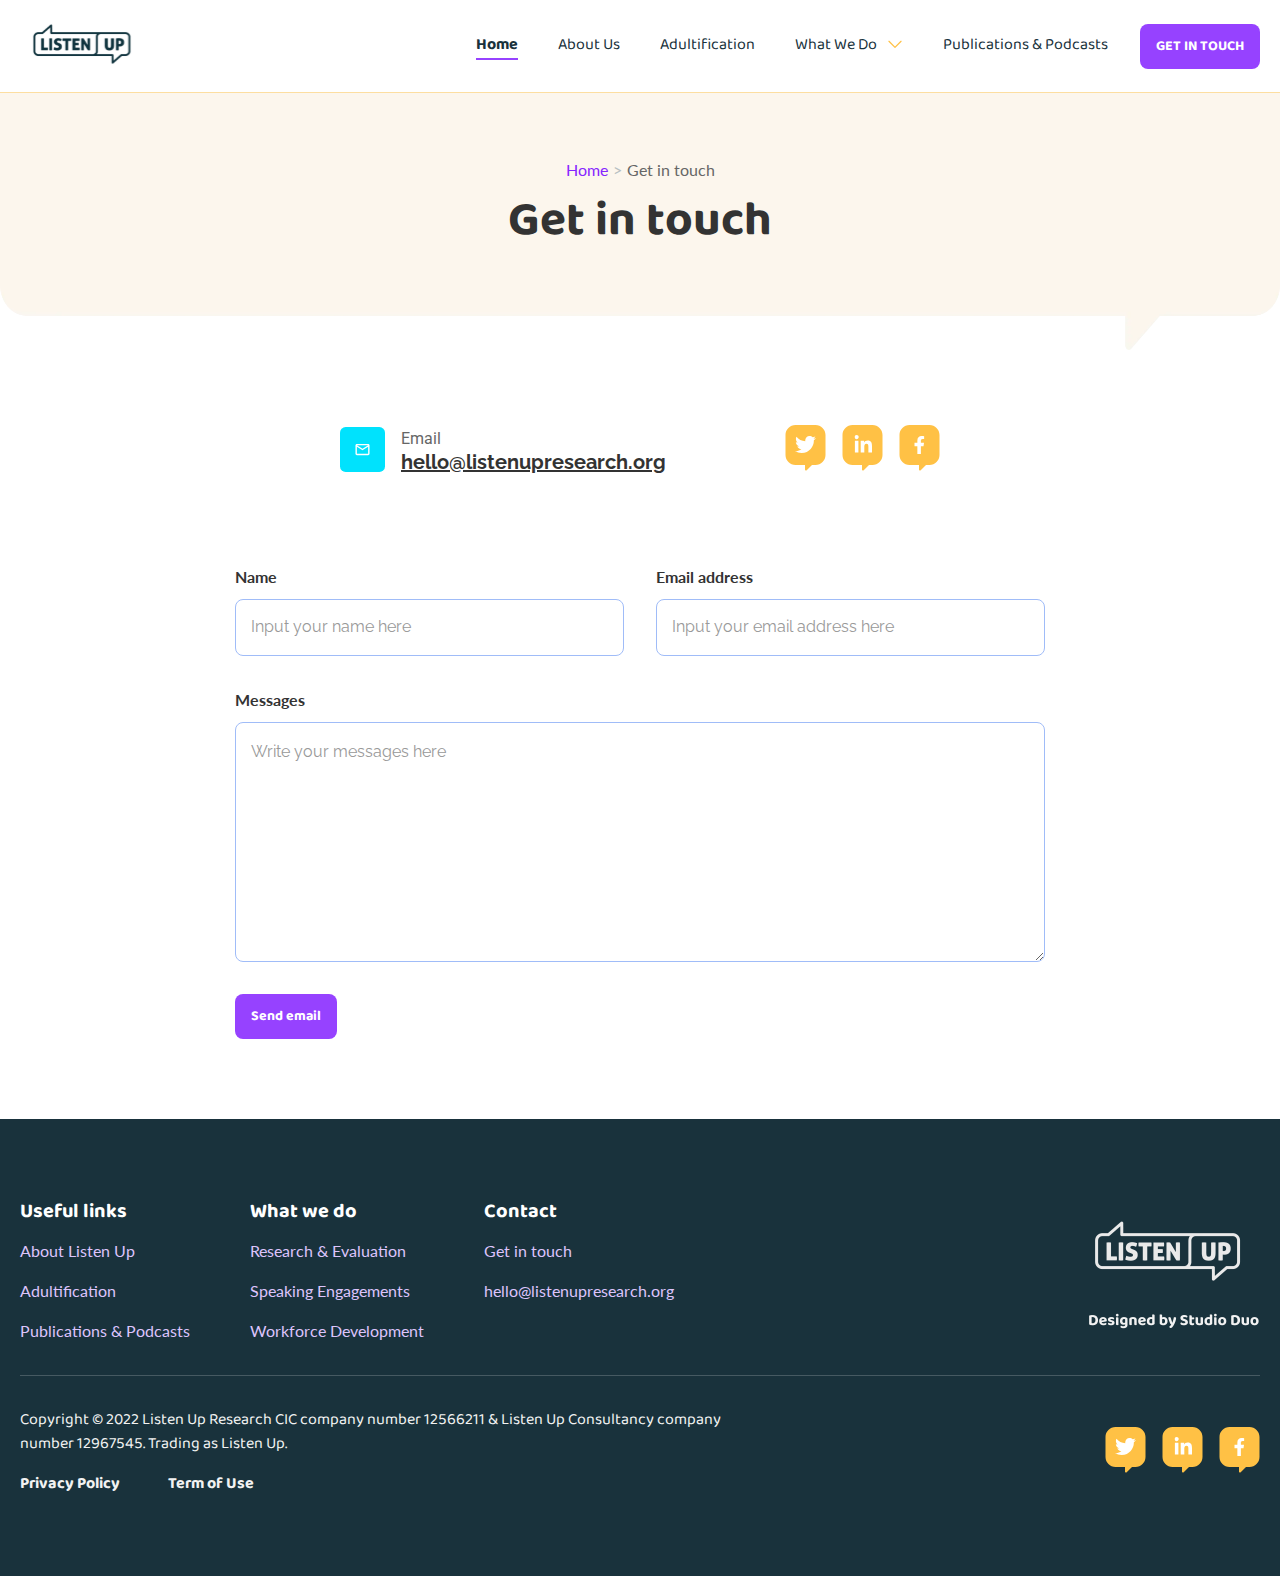
<file: get-in-touch.html>
<!DOCTYPE html>
<html lang="en">

<head>
	<title>HomePage</title>
	<meta charset="UTF-8">
	<meta name="format-detection" content="telephone=no">
	<!-- <style>body{opacity: 0;}</style> -->
	<link rel="stylesheet" href="css/style.min.css?_v=20230803131735">
	<link rel="shortcut icon" href="favicon.ico">
	<!-- <meta name="robots" content="noindex, nofollow"> -->
	<meta name="viewport" content="width=device-width, initial-scale=1.0">
</head>

<body>
	<div class="wrapper">
		<header class="header">
			<div class="header__container">
				<div class="header__content">
					<a href="#" class="header__logo">
						<svg xmlns="http://www.w3.org/2000/svg" xmlns:xlink="http://www.w3.org/1999/xlink" width="124" height="56" viewBox="0 0 124 56" fill="none">
							<rect width="123.667" height="56" fill="url(#pattern0)" />
							<defs>
								<pattern id="pattern0" patternContentUnits="objectBoundingBox" width="1" height="1">
									<use xlink:href="#image0_3611_1699" transform="scale(0.00134771 0.00297619)" />
								</pattern>
								<image id="image0_3611_1699" width="742" height="336" xlink:href="[data-uri]" />
							</defs>
						</svg>
					</a>
					<div class="header__block">
						<div class="header__menu menu">

							<nav class="menu__body">
								<ul>
									<li>
										<a href="#" class="active">
											Home
										</a>
									</li>
									<li>
										<a href="#">
											About Us
										</a>
									</li>
									<li>
										<a href="#">
											Adultification
										</a>
									</li>
									<li class="sub-menu">

										<a href="#">
											What We Do
										</a>
										<i class="sub-menu__icon">
											<svg xmlns="http://www.w3.org/2000/svg" width="16" height="16" viewBox="0 0 16 16" fill="none">
												<path d="M14.4891 4.84566C14.2524 4.60704 13.8687 4.607 13.632 4.8457L8.00006 10.5247L2.36786 4.84566C2.13121 4.60704 1.74745 4.607 1.51077 4.8457C1.27408 5.08436 1.27408 5.47128 1.51077 5.70994L7.57154 11.821C7.68519 11.9357 7.83934 12 8.00006 12C8.16079 12 8.31497 11.9356 8.42859 11.821L14.489 5.70989C14.7258 5.47128 14.7258 5.08432 14.4891 4.84566Z" fill="#FFC145" />
											</svg>
										</i>

										<ul>
											<li>
												<a href="#">
													Research & Evaluation
												</a>
											</li>
											<li>
												<a href="#">
													Speaking Engagements
												</a>
											</li>
											<li>
												<a href="#">
													Workforce Development
												</a>
											</li>
										</ul>
									</li>
									<li>
										<a href="#">
											Publications & Podcasts
										</a>
									</li>
								</ul>
							</nav>
						</div>
						<div class="header__actions">
							<a href="#" class="header__button button button-purple button-xs">
								GET IN TOUCH
							</a>
							<button type="button" class="menu__icon icon-menu"><span></span></button>
						</div>
					</div>

				</div>
			</div>
		</header>
		<main class="page">
			<div class="page-header">
				<div class="page-header__container">
					<div class="page-header__content">
						<div class="page-header__breadcrumbs breadcrumbs">
							<nav aria-label="breadcrumb">
								<ul class="breadcrumb">
									<li class="breadcrumb-item"><a href="#">Home</a></li>
									<li class="breadcrumb-item active" aria-current="page">Get in touch</li>
								</ul>
							</nav>
						</div>
						<h1 class="title-center">
							Get in touch
						</h1>
					</div>
				</div>
			</div>
			<!-- /.page-header -->
			<section class="get-in-touch">
				<div class="get-in-touch__container">
					<div class="get-in-touch__content">
						<div class="get-in-touch__top">
							<div class="get-in-touch__mail">
								<i>
									<svg xmlns="http://www.w3.org/2000/svg" width="64" height="64" viewBox="0 0 64 64" fill="none">
										<rect width="64" height="64" rx="8" fill="#00E2FD" />
										<path fill-rule="evenodd" clip-rule="evenodd" d="M42 26C42 24.9 41.1 24 40 24H24C22.9 24 22 24.9 22 26V38C22 39.1 22.9 40 24 40H40C41.1 40 42 39.1 42 38V26ZM40 26L32 31L24 26H40ZM40 38H24V28L32 33L40 28V38Z" fill="white" />
									</svg>
								</i>
								<div>
									<span>
										Email
									</span>
									<a href="mailto:hello@listenupresearch.org">hello@listenupresearch.org</a>
								</div>
							</div>
							<div class="get-in-touch__socials">
								<ul>
									<li>
										<a href="#">
											<svg xmlns="http://www.w3.org/2000/svg" width="41" height="46" viewBox="0 0 41 46" fill="none">
												<path fill-rule="evenodd" clip-rule="evenodd" d="M10.5 0C4.97715 0 0.5 4.47715 0.5 10V30C0.5 35.5228 4.97715 40 10.5 40H20V44.5858C20 45.4767 21.0771 45.9229 21.7071 45.2929L27 40H30.5C36.0228 40 40.5 35.5228 40.5 30V10C40.5 4.47715 36.0228 0 30.5 0H10.5Z" fill="#FFC145" />
												<path d="M28.8413 15.2228C28.8547 15.4093 28.8547 15.5959 28.8547 15.7824C28.8547 21.4721 24.5241 28.028 16.6091 28.028C14.1707 28.028 11.9055 27.3217 10 26.0959C10.3465 26.1358 10.6795 26.1492 11.0393 26.1492C13.0514 26.1492 14.9035 25.4696 16.3826 24.3104C14.4905 24.2704 12.9048 23.0312 12.3585 21.3256C12.625 21.3655 12.8915 21.3922 13.1713 21.3922C13.5577 21.3922 13.9442 21.3389 14.3039 21.2456C12.3319 20.8459 10.8528 19.1136 10.8528 17.0216V16.9684C11.4257 17.2882 12.092 17.488 12.7982 17.5147C11.6389 16.7418 10.8794 15.4227 10.8794 13.9303C10.8794 13.1308 11.0926 12.3979 11.4657 11.7583C13.5844 14.37 16.769 16.0755 20.34 16.2621C20.2734 15.9423 20.2334 15.6092 20.2334 15.2761C20.2334 12.9043 22.1522 10.9722 24.5374 10.9722C25.7766 10.9722 26.8959 11.4918 27.682 12.3313C28.6547 12.1448 29.5875 11.785 30.4136 11.292C30.0938 12.2914 29.4143 13.1308 28.5215 13.6638C29.3876 13.5705 30.2271 13.3306 30.9999 12.9976C30.4137 13.8503 29.6808 14.6098 28.8413 15.2228Z" fill="white" />
											</svg>
										</a>
									</li>
									<li>
										<a href="#">
											<svg xmlns="http://www.w3.org/2000/svg" width="41" height="46" viewBox="0 0 41 46" fill="none">
												<path fill-rule="evenodd" clip-rule="evenodd" d="M10.5 0C4.97715 0 0.5 4.47715 0.5 10V30C0.5 35.5228 4.97715 40 10.5 40H20V44.5858C20 45.4767 21.0771 45.9229 21.7071 45.2929L27 40H30.5C36.0228 40 40.5 35.5228 40.5 30V10C40.5 4.47715 36.0228 0 30.5 0H10.5Z" fill="#FFC145" />
												<g clip-path="url(#clip0_3046_1917)">
													<path d="M16.4172 27.5001H12.7891V15.8165H16.4172V27.5001ZM14.6012 14.2228C13.441 14.2228 12.5 13.2618 12.5 12.1017C12.5 11.5444 12.7214 11.01 13.1154 10.6159C13.5095 10.2219 14.0439 10.0005 14.6012 10.0005C15.1584 10.0005 15.6929 10.2219 16.0869 10.6159C16.481 11.01 16.7023 11.5444 16.7023 12.1017C16.7023 13.2618 15.7609 14.2228 14.6012 14.2228ZM29.9961 27.5001H26.3758V21.8126C26.3758 20.4571 26.3484 18.7188 24.4895 18.7188C22.6031 18.7188 22.3141 20.1915 22.3141 21.7149V27.5001H18.6898V15.8165H22.1695V17.4103H22.2203C22.7047 16.4923 23.8879 15.5235 25.6531 15.5235C29.325 15.5235 30 17.9415 30 21.0821V27.5001H29.9961Z" fill="white" />
												</g>
												<defs>
													<clipPath id="clip0_3046_1917">
														<rect width="17.5" height="20" fill="white" transform="translate(12.5 10)" />
													</clipPath>
												</defs>
											</svg>
										</a>
									</li>
									<li>
										<a href="#">
											<svg xmlns="http://www.w3.org/2000/svg" width="41" height="46" viewBox="0 0 41 46" fill="none">
												<path fill-rule="evenodd" clip-rule="evenodd" d="M10.5 0C4.97715 0 0.5 4.47715 0.5 10V30C0.5 35.5228 4.97715 40 10.5 40H20V44.5858C20 45.4767 21.0771 45.9229 21.7071 45.2929L27 40H30.5C36.0228 40 40.5 35.5228 40.5 30V10C40.5 4.47715 36.0228 0 30.5 0H10.5Z" fill="#FFC145" />
												<path d="M24.5088 21.125L25.0087 17.8674H21.883V15.7535C21.883 14.8623 22.3196 13.9936 23.7195 13.9936H25.1405V11.2201C25.1405 11.2201 23.851 11 22.6181 11C20.0439 11 18.3614 12.5602 18.3614 15.3847V17.8674H15.5V21.125H18.3614V29H21.883V21.125H24.5088Z" fill="white" />
											</svg>
										</a>
									</li>
								</ul>
							</div>
						</div>
						<form action="#" class="get-in-touch__form form" method="POST">
							<div class="form__row">
								<div class="form__cols cols-2">
									<div class="form__col">
										<label for="name">Name</label>
										<input autocomplete="off" id="name" type="text" name="form[]" placeholder="Input your name here" class="input">
									</div>
									<div class="form__col">
										<label for="mail">Email address</label>
										<input autocomplete="off" id="mail" type="text" name="form[]" placeholder="Input your email address here" class="input">
									</div>
								</div>
							</div>
							<div class="form__row">
								<div class="form__line">
									<label for="messages">Messages</label>
									<textarea autocomplete="off" id="messages" name="form[]" placeholder="Write your messages here" class="input"></textarea>
								</div>
							</div>
							<div class="form__row">
								<div class="form__line">
									<button type="submit" class="button button-xs button-purple">Send email</button>
								</div>
							</div>
						</form>
					</div>
				</div>
			</section>
			<!-- /.get-in-touch -->
		</main>
		<footer class="footer">
			<div class="footer__container">
				<div class="footer__content">
					<div class="footer__top">
						<div class="footer__columns">
							<div class="column">
								<h6>
									Useful links
								</h6>
								<ul>
									<li>
										<a href="#">
											About Listen Up
										</a>
									</li>
									<li>
										<a href="#">
											Adultification
										</a>
									</li>
									<li>
										<a href="#">
											Publications & Podcasts
										</a>
									</li>
								</ul>
							</div>
							<div class="column">
								<h6>
									What we do
								</h6>
								<ul>
									<li>
										<a href="#">
											Research & Evaluation
										</a>
									</li>
									<li>
										<a href="#">
											Speaking Engagements
										</a>
									</li>
									<li>
										<a href="#">
											Workforce Development
										</a>
									</li>
								</ul>
							</div>
							<div class="column">
								<h6>
									Contact
								</h6>
								<ul>
									<li>
										<a href="#">
											Get in touch
										</a>
									</li>
									<li>
										<a href="mailto:hello@listenupresearch.org">
											hello@listenupresearch.org
										</a>
									</li>
								</ul>
							</div>
						</div>
						<div class="footer__designed">
							<a href="#" class="footer__logo">
								<picture><source srcset="img/logo-footer.webp" type="image/webp"><img src="img/logo-footer.png" alt="Logo"></picture>
							</a>
						</div>
					</div>
					<div class="footer__bottom">
						<div class="footer__info">
							<div class="footer__copyright">
								Copyright © 2022 Listen Up Research CIC company number 12566211 & Listen Up Consultancy company number 12967545. Trading as Listen Up.
							</div>
							<div class="footer__links">
								<ul>
									<li>
										<a href="#">
											Privacy Policy
										</a>
									</li>
									<li>
										<a href="#">
											Term of Use
										</a>
									</li>
								</ul>
							</div>
						</div>
						<div class="footer__socials">
							<ul>
								<li>
									<a href="#">
										<svg xmlns="http://www.w3.org/2000/svg" width="41" height="46" viewBox="0 0 41 46" fill="none">
											<path fill-rule="evenodd" clip-rule="evenodd" d="M10.5 0C4.97715 0 0.5 4.47715 0.5 10V30C0.5 35.5228 4.97715 40 10.5 40H20V44.5858C20 45.4767 21.0771 45.9229 21.7071 45.2929L27 40H30.5C36.0228 40 40.5 35.5228 40.5 30V10C40.5 4.47715 36.0228 0 30.5 0H10.5Z" fill="#FFC145"></path>
											<path d="M28.8413 15.2228C28.8547 15.4093 28.8547 15.5959 28.8547 15.7824C28.8547 21.4721 24.5241 28.028 16.6091 28.028C14.1707 28.028 11.9055 27.3217 10 26.0959C10.3465 26.1358 10.6795 26.1492 11.0393 26.1492C13.0514 26.1492 14.9035 25.4696 16.3826 24.3104C14.4905 24.2704 12.9048 23.0312 12.3585 21.3256C12.625 21.3655 12.8915 21.3922 13.1713 21.3922C13.5577 21.3922 13.9442 21.3389 14.3039 21.2456C12.3319 20.8459 10.8528 19.1136 10.8528 17.0216V16.9684C11.4257 17.2882 12.092 17.488 12.7982 17.5147C11.6389 16.7418 10.8794 15.4227 10.8794 13.9303C10.8794 13.1308 11.0926 12.3979 11.4657 11.7583C13.5844 14.37 16.769 16.0755 20.34 16.2621C20.2734 15.9423 20.2334 15.6092 20.2334 15.2761C20.2334 12.9043 22.1522 10.9722 24.5374 10.9722C25.7766 10.9722 26.8959 11.4918 27.682 12.3313C28.6547 12.1448 29.5875 11.785 30.4136 11.292C30.0938 12.2914 29.4143 13.1308 28.5215 13.6638C29.3876 13.5705 30.2271 13.3306 30.9999 12.9976C30.4137 13.8503 29.6808 14.6098 28.8413 15.2228Z" fill="white"></path>
										</svg>
									</a>
								</li>
								<li>
									<a href="#">
										<svg xmlns="http://www.w3.org/2000/svg" width="41" height="46" viewBox="0 0 41 46" fill="none">
											<path fill-rule="evenodd" clip-rule="evenodd" d="M10.5 0C4.97715 0 0.5 4.47715 0.5 10V30C0.5 35.5228 4.97715 40 10.5 40H20V44.5858C20 45.4767 21.0771 45.9229 21.7071 45.2929L27 40H30.5C36.0228 40 40.5 35.5228 40.5 30V10C40.5 4.47715 36.0228 0 30.5 0H10.5Z" fill="#FFC145"></path>
											<g clip-path="url(#clip0_3046_1917)">
												<path d="M16.4172 27.5001H12.7891V15.8165H16.4172V27.5001ZM14.6012 14.2228C13.441 14.2228 12.5 13.2618 12.5 12.1017C12.5 11.5444 12.7214 11.01 13.1154 10.6159C13.5095 10.2219 14.0439 10.0005 14.6012 10.0005C15.1584 10.0005 15.6929 10.2219 16.0869 10.6159C16.481 11.01 16.7023 11.5444 16.7023 12.1017C16.7023 13.2618 15.7609 14.2228 14.6012 14.2228ZM29.9961 27.5001H26.3758V21.8126C26.3758 20.4571 26.3484 18.7188 24.4895 18.7188C22.6031 18.7188 22.3141 20.1915 22.3141 21.7149V27.5001H18.6898V15.8165H22.1695V17.4103H22.2203C22.7047 16.4923 23.8879 15.5235 25.6531 15.5235C29.325 15.5235 30 17.9415 30 21.0821V27.5001H29.9961Z" fill="white"></path>
											</g>
											<defs>
												<clipPath id="clip0_3046_1917">
													<rect width="17.5" height="20" fill="white" transform="translate(12.5 10)"></rect>
												</clipPath>
											</defs>
										</svg>
									</a>
								</li>
								<li>
									<a href="#">
										<svg xmlns="http://www.w3.org/2000/svg" width="41" height="46" viewBox="0 0 41 46" fill="none">
											<path fill-rule="evenodd" clip-rule="evenodd" d="M10.5 0C4.97715 0 0.5 4.47715 0.5 10V30C0.5 35.5228 4.97715 40 10.5 40H20V44.5858C20 45.4767 21.0771 45.9229 21.7071 45.2929L27 40H30.5C36.0228 40 40.5 35.5228 40.5 30V10C40.5 4.47715 36.0228 0 30.5 0H10.5Z" fill="#FFC145"></path>
											<path d="M24.5088 21.125L25.0087 17.8674H21.883V15.7535C21.883 14.8623 22.3196 13.9936 23.7195 13.9936H25.1405V11.2201C25.1405 11.2201 23.851 11 22.6181 11C20.0439 11 18.3614 12.5602 18.3614 15.3847V17.8674H15.5V21.125H18.3614V29H21.883V21.125H24.5088Z" fill="white"></path>
										</svg>
									</a>
								</li>
							</ul>
						</div>
					</div>
				</div>
			</div>
		</footer>
		<div id="popup" aria-hidden="true" class="popup">
			<div class="popup__wrapper">
				<div class="popup__content">
					<button data-close type="button" class="popup__close">Закрити</button>
					<div class="popup__text">
						Text
					</div>
				</div>
			</div>
		</div>

		<div id="popupVideoAbout" aria-hidden="true" class="popup-video">
			<div class="popup__wrapper">
				<div class="popup__content">
					<button data-close type="button" class="popup__close"><svg xmlns="http://www.w3.org/2000/svg" viewBox="0 0 24 24" width="24px" height="24px">
							<path d="M 4.9902344 3.9902344 A 1.0001 1.0001 0 0 0 4.2929688 5.7070312 L 10.585938 12 L 4.2929688 18.292969 A 1.0001 1.0001 0 1 0 5.7070312 19.707031 L 12 13.414062 L 18.292969 19.707031 A 1.0001 1.0001 0 1 0 19.707031 18.292969 L 13.414062 12 L 19.707031 5.7070312 A 1.0001 1.0001 0 0 0 18.980469 3.9902344 A 1.0001 1.0001 0 0 0 18.292969 4.2929688 L 12 10.585938 L 5.7070312 4.2929688 A 1.0001 1.0001 0 0 0 4.9902344 3.9902344 z" />
						</svg></button>
					<div data-youtube-place class="popup__text">

					</div>
				</div>
			</div>
		</div>
	</div>
	<script src="js/app.min.js?_v=20230803131735"></script>
</body>

</html>
</file>
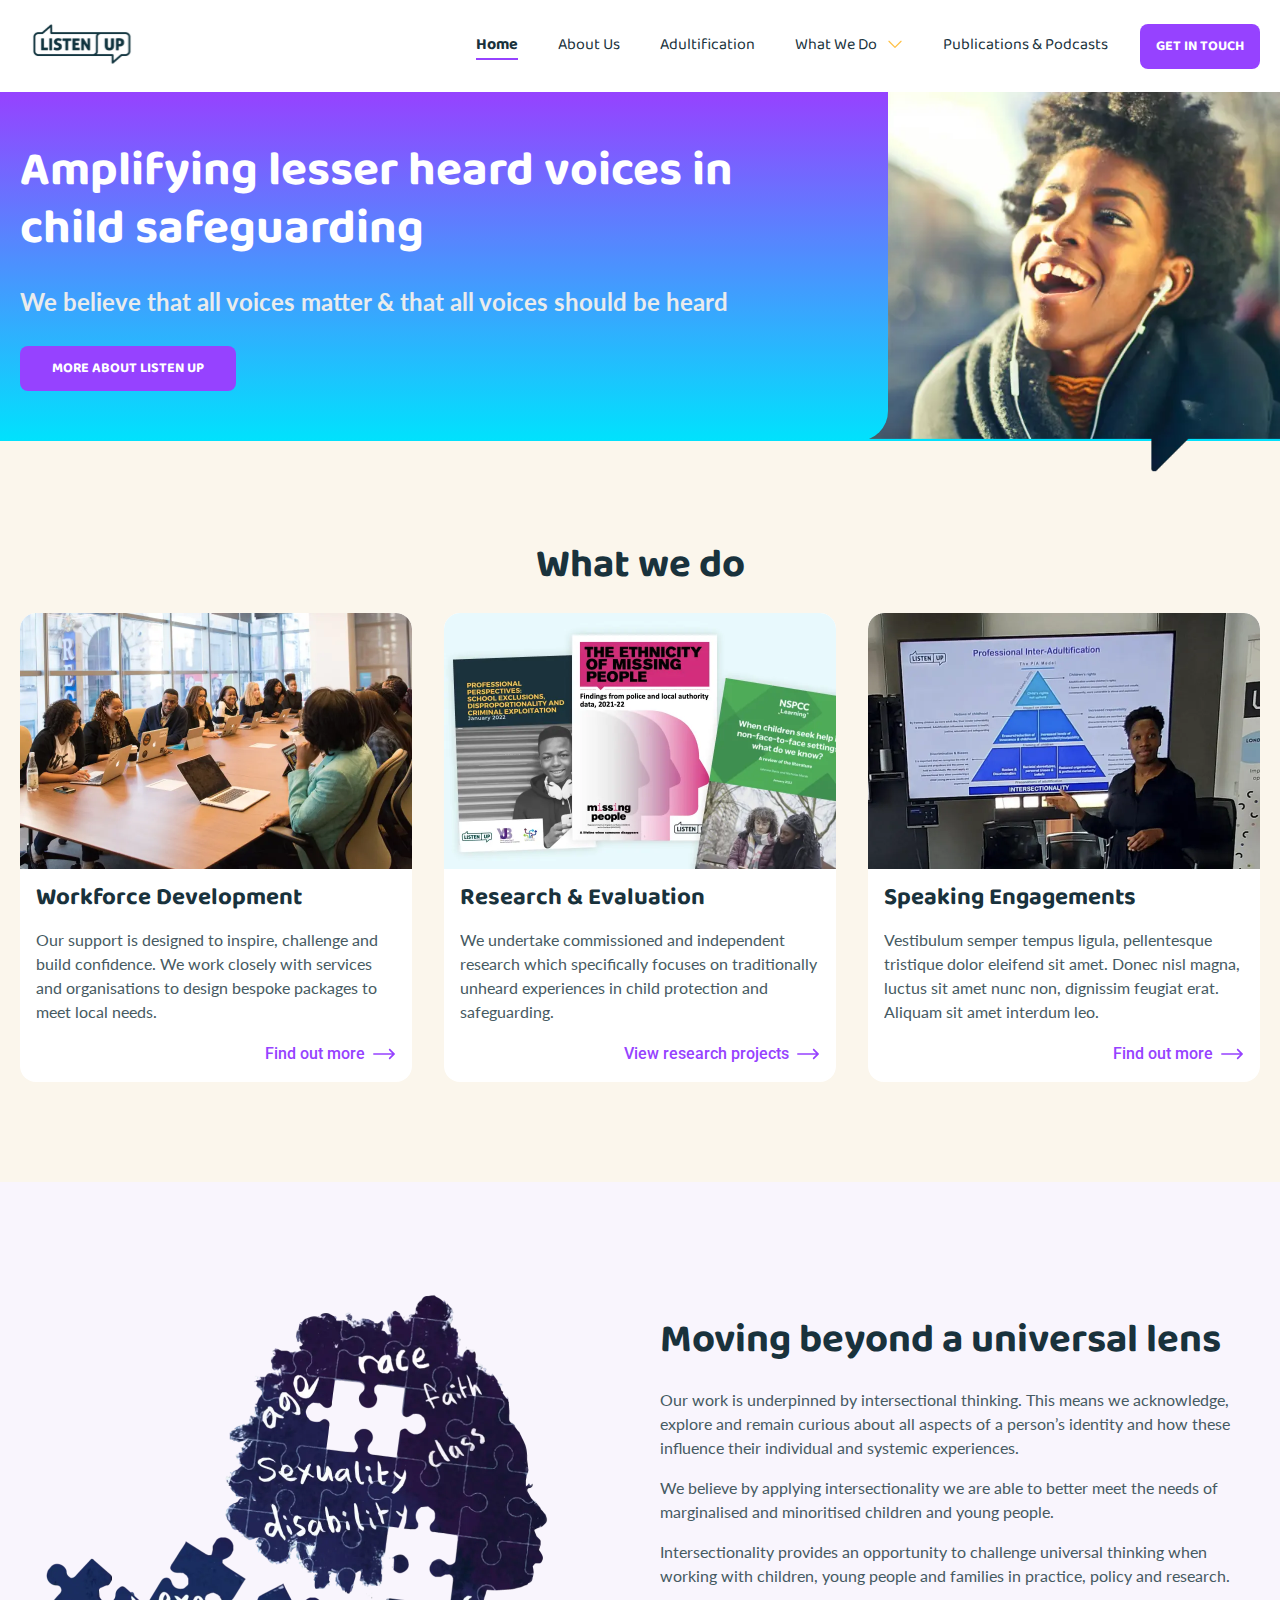
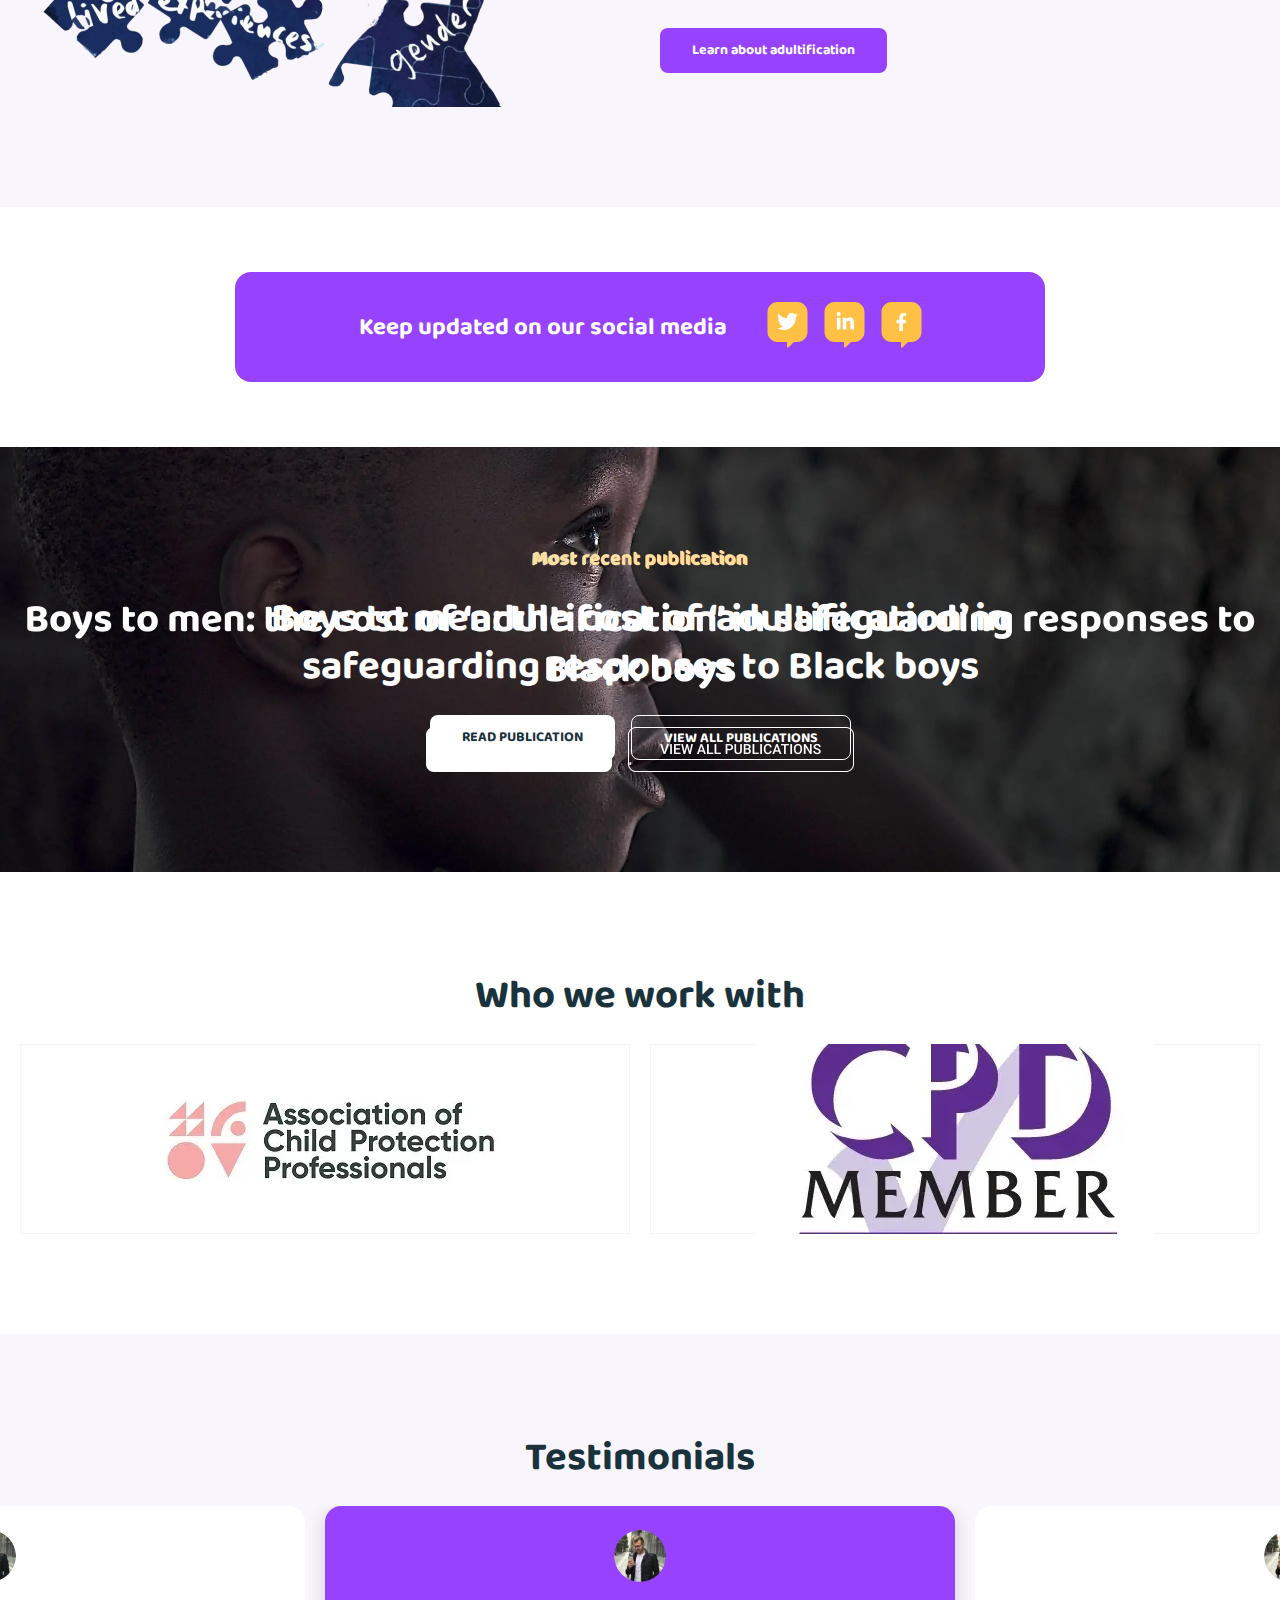
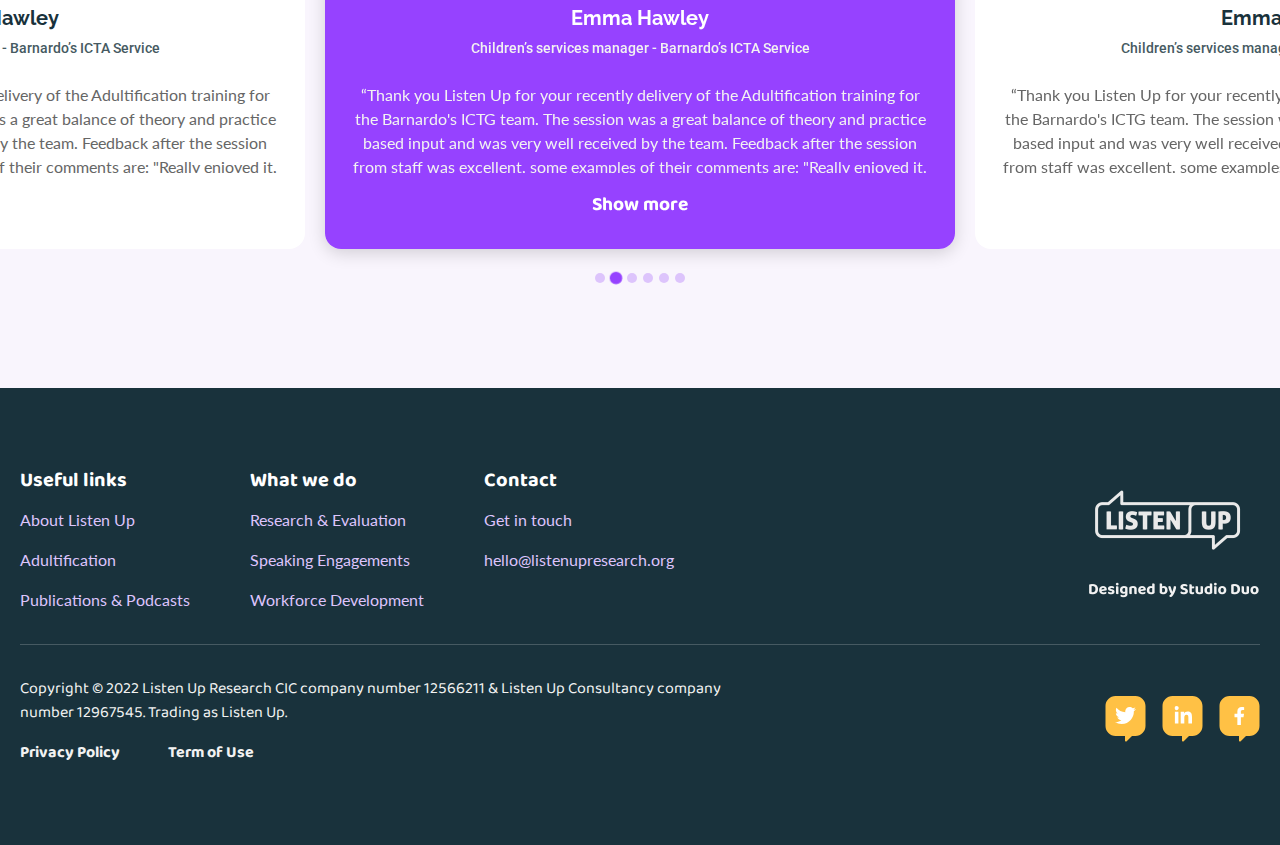
<file: home.html>
<!DOCTYPE html>
<html lang="en">

<head>
	<title>HomePage</title>
	<meta charset="UTF-8">
	<meta name="format-detection" content="telephone=no">
	<!-- <style>body{opacity: 0;}</style> -->
	<link rel="stylesheet" href="css/style.min.css?_v=20230803131735">
	<link rel="shortcut icon" href="favicon.ico">
	<!-- <meta name="robots" content="noindex, nofollow"> -->
	<meta name="viewport" content="width=device-width, initial-scale=1.0">
</head>

<body>
	<div class="wrapper">
		<header class="header">
			<div class="header__container">
				<div class="header__content">
					<a href="#" class="header__logo">
						<svg xmlns="http://www.w3.org/2000/svg" xmlns:xlink="http://www.w3.org/1999/xlink" width="124" height="56" viewBox="0 0 124 56" fill="none">
							<rect width="123.667" height="56" fill="url(#pattern0)" />
							<defs>
								<pattern id="pattern0" patternContentUnits="objectBoundingBox" width="1" height="1">
									<use xlink:href="#image0_3611_1699" transform="scale(0.00134771 0.00297619)" />
								</pattern>
								<image id="image0_3611_1699" width="742" height="336" xlink:href="[data-uri]" />
							</defs>
						</svg>
					</a>
					<div class="header__block">
						<div class="header__menu menu">

							<nav class="menu__body">
								<ul>
									<li>
										<a href="#" class="active">
											Home
										</a>
									</li>
									<li>
										<a href="#">
											About Us
										</a>
									</li>
									<li>
										<a href="#">
											Adultification
										</a>
									</li>
									<li class="sub-menu">

										<a href="#">
											What We Do
										</a>
										<i class="sub-menu__icon">
											<svg xmlns="http://www.w3.org/2000/svg" width="16" height="16" viewBox="0 0 16 16" fill="none">
												<path d="M14.4891 4.84566C14.2524 4.60704 13.8687 4.607 13.632 4.8457L8.00006 10.5247L2.36786 4.84566C2.13121 4.60704 1.74745 4.607 1.51077 4.8457C1.27408 5.08436 1.27408 5.47128 1.51077 5.70994L7.57154 11.821C7.68519 11.9357 7.83934 12 8.00006 12C8.16079 12 8.31497 11.9356 8.42859 11.821L14.489 5.70989C14.7258 5.47128 14.7258 5.08432 14.4891 4.84566Z" fill="#FFC145" />
											</svg>
										</i>

										<ul>
											<li>
												<a href="#">
													Research & Evaluation
												</a>
											</li>
											<li>
												<a href="#">
													Speaking Engagements
												</a>
											</li>
											<li>
												<a href="#">
													Workforce Development
												</a>
											</li>
										</ul>
									</li>
									<li>
										<a href="#">
											Publications & Podcasts
										</a>
									</li>
								</ul>
							</nav>
						</div>
						<div class="header__actions">
							<a href="#" class="header__button button button-purple button-xs">
								GET IN TOUCH
							</a>
							<button type="button" class="menu__icon icon-menu"><span></span></button>
						</div>
					</div>

				</div>
			</div>
		</header>
		<main class="page">
			<section class="hero-main">
				<div class="hero-main__content">
					<div class="hero-main__info">
						<div class="hero-main__container">
							<div>
								<h1>
									Amplifying lesser heard voices in child safeguarding
								</h1>
								<p>
									We believe that all voices matter & that all voices should be heard
								</p>
								<a href="#" class="button button-purple button-m">
									MORE ABOUT LISTEN UP
								</a>
							</div>
						</div>

					</div>
					<div class="hero-main__image">
						<picture><source srcset="img/hero-main/Image.webp" type="image/webp"><img src="img/hero-main/Image.png" alt="img"></picture>
					</div>
				</div>

			</section>
			<!-- /.hero-main -->
			<section class="what-we-do bg-yellow section-padding">
				<div class="what-we-do__container">
					<div class="what-we-do__content">
						<h2 class="title-center">
							What we do
						</h2>
						<div class="what-we-do__list">
							<article class="what-we-do__item item">
								<a href="#" class="item__body">
									<div class="item__image">
										<picture><source srcset="img/what-we-do/image-01.webp" type="image/webp"><img src="img/what-we-do/image-01.png" alt="01"></picture>
									</div>
									<div class="item__info">
										<h6>
											Workforce Development
										</h6>
										<p class="text-01">
											Our support is designed to inspire, challenge and build confidence. We work closely with services and organisations to design bespoke packages to meet local needs.
										</p>
										<span class="link">
											Find out more
											<i>
												<svg xmlns="http://www.w3.org/2000/svg" width="24" height="24" viewBox="0 0 24 24" fill="none">
													<path d="M22.7479 11.3917C22.7477 11.3914 22.7475 11.3911 22.7472 11.3909L18.2568 6.92212C17.9204 6.58735 17.3762 6.5886 17.0414 6.92504C16.7066 7.26145 16.7079 7.80556 17.0443 8.14037L20.0591 11.1406H1.85938C1.38474 11.1406 1 11.5254 1 12C1 12.4746 1.38474 12.8594 1.85938 12.8594H20.0591L17.0443 15.8596C16.7079 16.1944 16.7066 16.7385 17.0414 17.0749C17.3763 17.4114 17.9204 17.4126 18.2568 17.0779L22.7472 12.6091C22.7475 12.6089 22.7477 12.6086 22.748 12.6083C23.0846 12.2724 23.0835 11.7265 22.7479 11.3917Z" fill="#9642FF" />
												</svg>
											</i>
										</span>
									</div>
								</a>
							</article>
							<article class="what-we-do__item item">
								<a href="#" class="item__body">
									<div class="item__image">
										<picture><source srcset="img/what-we-do/image-02.webp" type="image/webp"><img src="img/what-we-do/image-02.png" alt="02"></picture>
									</div>
									<div class="item__info">
										<h6>
											Research & Evaluation
										</h6>
										<p class="text-01">
											We undertake commissioned and independent research which specifically focuses on traditionally unheard experiences in child protection and safeguarding.
										</p>
										<span class="link">
											View research projects
											<i>
												<svg xmlns="http://www.w3.org/2000/svg" width="24" height="24" viewBox="0 0 24 24" fill="none">
													<path d="M22.7479 11.3917C22.7477 11.3914 22.7475 11.3911 22.7472 11.3909L18.2568 6.92212C17.9204 6.58735 17.3762 6.5886 17.0414 6.92504C16.7066 7.26145 16.7079 7.80556 17.0443 8.14037L20.0591 11.1406H1.85938C1.38474 11.1406 1 11.5254 1 12C1 12.4746 1.38474 12.8594 1.85938 12.8594H20.0591L17.0443 15.8596C16.7079 16.1944 16.7066 16.7385 17.0414 17.0749C17.3763 17.4114 17.9204 17.4126 18.2568 17.0779L22.7472 12.6091C22.7475 12.6089 22.7477 12.6086 22.748 12.6083C23.0846 12.2724 23.0835 11.7265 22.7479 11.3917Z" fill="#9642FF" />
												</svg>
											</i>
										</span>
									</div>
								</a>
							</article>
							<article class="what-we-do__item item">
								<a href="#" class="item__body">
									<div class="item__image">
										<picture><source srcset="img/what-we-do/image-03.webp" type="image/webp"><img src="img/what-we-do/image-03.png" alt="03"></picture>
									</div>
									<div class="item__info">
										<h6>
											Speaking Engagements
										</h6>
										<p class="text-01">
											Vestibulum semper tempus ligula, pellentesque tristique dolor eleifend sit amet. Donec nisl magna, luctus sit amet nunc non, dignissim feugiat erat. Aliquam sit amet interdum leo.
										</p>
										<span class="link">
											Find out more
											<i>
												<svg xmlns="http://www.w3.org/2000/svg" width="24" height="24" viewBox="0 0 24 24" fill="none">
													<path d="M22.7479 11.3917C22.7477 11.3914 22.7475 11.3911 22.7472 11.3909L18.2568 6.92212C17.9204 6.58735 17.3762 6.5886 17.0414 6.92504C16.7066 7.26145 16.7079 7.80556 17.0443 8.14037L20.0591 11.1406H1.85938C1.38474 11.1406 1 11.5254 1 12C1 12.4746 1.38474 12.8594 1.85938 12.8594H20.0591L17.0443 15.8596C16.7079 16.1944 16.7066 16.7385 17.0414 17.0749C17.3763 17.4114 17.9204 17.4126 18.2568 17.0779L22.7472 12.6091C22.7475 12.6089 22.7477 12.6086 22.748 12.6083C23.0846 12.2724 23.0835 11.7265 22.7479 11.3917Z" fill="#9642FF" />
												</svg>
											</i>
										</span>
									</div>
								</a>
							</article>
						</div>
					</div>
				</div>
			</section>
			<!-- /.what-we-do -->
			<section class="about-adultification bg-purple section-padding">
				<div class="about-adultification__container">
					<div class="about-adultification__content">
						<div class="about-adultification__image image-block">
							<picture><source srcset="img/image-about.webp" type="image/webp"><img src="img/image-about.png" alt="img"></picture>
						</div>
						<div class="about-adultification__info">
							<h2>
								Moving beyond a universal lens
							</h2>
							<p class="text-01">
								Our work is underpinned by intersectional thinking. This means we acknowledge, explore and remain curious about all aspects of a person’s identity and how these influence their individual and systemic experiences.
							</p>

							<p class="text-01">
								We believe by applying intersectionality we are able to better meet the needs of marginalised and minoritised children and young people.

							</p>

							<p class="text-01">
								Intersectionality provides an opportunity to challenge universal thinking when working with children, young people and families in practice, policy and research.

							</p>
							<a href="#" class="button button-m button-purple" id="">Learn about adultification</a>
						</div>
					</div>
				</div>
			</section>
			<!-- /.about-adultification -->
			<section class="socials-block">
				<div class="socials-block__container">
					<div class="socials-block__content">
						<div class="socials-block__block">
							<span>
								Keep updated on our social media
							</span>
							<ul>
								<li>
									<a href="#">
										<svg xmlns="http://www.w3.org/2000/svg" width="41" height="46" viewBox="0 0 41 46" fill="none">
											<path fill-rule="evenodd" clip-rule="evenodd" d="M10.5 0C4.97715 0 0.5 4.47715 0.5 10V30C0.5 35.5228 4.97715 40 10.5 40H20V44.5858C20 45.4767 21.0771 45.9229 21.7071 45.2929L27 40H30.5C36.0228 40 40.5 35.5228 40.5 30V10C40.5 4.47715 36.0228 0 30.5 0H10.5Z" fill="#FFC145" />
											<path d="M28.8413 15.2228C28.8547 15.4093 28.8547 15.5959 28.8547 15.7824C28.8547 21.4721 24.5241 28.028 16.6091 28.028C14.1707 28.028 11.9055 27.3217 10 26.0959C10.3465 26.1358 10.6795 26.1492 11.0393 26.1492C13.0514 26.1492 14.9035 25.4696 16.3826 24.3104C14.4905 24.2704 12.9048 23.0312 12.3585 21.3256C12.625 21.3655 12.8915 21.3922 13.1713 21.3922C13.5577 21.3922 13.9442 21.3389 14.3039 21.2456C12.3319 20.8459 10.8528 19.1136 10.8528 17.0216V16.9684C11.4257 17.2882 12.092 17.488 12.7982 17.5147C11.6389 16.7418 10.8794 15.4227 10.8794 13.9303C10.8794 13.1308 11.0926 12.3979 11.4657 11.7583C13.5844 14.37 16.769 16.0755 20.34 16.2621C20.2734 15.9423 20.2334 15.6092 20.2334 15.2761C20.2334 12.9043 22.1522 10.9722 24.5374 10.9722C25.7766 10.9722 26.8959 11.4918 27.682 12.3313C28.6547 12.1448 29.5875 11.785 30.4136 11.292C30.0938 12.2914 29.4143 13.1308 28.5215 13.6638C29.3876 13.5705 30.2271 13.3306 30.9999 12.9976C30.4137 13.8503 29.6808 14.6098 28.8413 15.2228Z" fill="white" />
										</svg>
									</a>
								</li>
								<li>
									<a href="#">
										<svg xmlns="http://www.w3.org/2000/svg" width="41" height="46" viewBox="0 0 41 46" fill="none">
											<path fill-rule="evenodd" clip-rule="evenodd" d="M10.5 0C4.97715 0 0.5 4.47715 0.5 10V30C0.5 35.5228 4.97715 40 10.5 40H20V44.5858C20 45.4767 21.0771 45.9229 21.7071 45.2929L27 40H30.5C36.0228 40 40.5 35.5228 40.5 30V10C40.5 4.47715 36.0228 0 30.5 0H10.5Z" fill="#FFC145" />
											<g clip-path="url(#clip0_3046_1917)">
												<path d="M16.4172 27.5001H12.7891V15.8165H16.4172V27.5001ZM14.6012 14.2228C13.441 14.2228 12.5 13.2618 12.5 12.1017C12.5 11.5444 12.7214 11.01 13.1154 10.6159C13.5095 10.2219 14.0439 10.0005 14.6012 10.0005C15.1584 10.0005 15.6929 10.2219 16.0869 10.6159C16.481 11.01 16.7023 11.5444 16.7023 12.1017C16.7023 13.2618 15.7609 14.2228 14.6012 14.2228ZM29.9961 27.5001H26.3758V21.8126C26.3758 20.4571 26.3484 18.7188 24.4895 18.7188C22.6031 18.7188 22.3141 20.1915 22.3141 21.7149V27.5001H18.6898V15.8165H22.1695V17.4103H22.2203C22.7047 16.4923 23.8879 15.5235 25.6531 15.5235C29.325 15.5235 30 17.9415 30 21.0821V27.5001H29.9961Z" fill="white" />
											</g>
											<defs>
												<clipPath id="clip0_3046_1917">
													<rect width="17.5" height="20" fill="white" transform="translate(12.5 10)" />
												</clipPath>
											</defs>
										</svg>
									</a>
								</li>
								<li>
									<a href="#">
										<svg xmlns="http://www.w3.org/2000/svg" width="41" height="46" viewBox="0 0 41 46" fill="none">
											<path fill-rule="evenodd" clip-rule="evenodd" d="M10.5 0C4.97715 0 0.5 4.47715 0.5 10V30C0.5 35.5228 4.97715 40 10.5 40H20V44.5858C20 45.4767 21.0771 45.9229 21.7071 45.2929L27 40H30.5C36.0228 40 40.5 35.5228 40.5 30V10C40.5 4.47715 36.0228 0 30.5 0H10.5Z" fill="#FFC145" />
											<path d="M24.5088 21.125L25.0087 17.8674H21.883V15.7535C21.883 14.8623 22.3196 13.9936 23.7195 13.9936H25.1405V11.2201C25.1405 11.2201 23.851 11 22.6181 11C20.0439 11 18.3614 12.5602 18.3614 15.3847V17.8674H15.5V21.125H18.3614V29H21.883V21.125H24.5088Z" fill="white" />
										</svg>
									</a>
								</li>
							</ul>
						</div>
					</div>
				</div>
			</section>
			<!-- /.socials-block -->
			<section class="publications section-padding" style="">
				<div class="publications__container">
					<div class="publications__content">
						<span class="subtitle">
							Most recent publication
						</span>
						<h2 class="title-white title-center">
							Boys to men: the cost of ‘adultification’ in safeguarding responses to Black boys
						</h2>
						<div class="publications__buttons">
							<a href="#" class="button button-m button-white">READ PUBLICATION</a>
							<a href="#" class="button button-m button-white--border">VIEW ALL PUBLICATIONS</a>
						</div>
					</div>
				</div>
			</section>
			<!-- /.publications -->
			<section class="partners section-padding">
				<div class="partners__container">
					<div class="partners__content">
						<h2 class="title-center">
							Who we work with
						</h2>
						<div class="partners__slider swiper">
							<div class="partners__wrapper swiper-wrapper">
								<div class="partners__slide swiper-slide partners__image">
									<picture><source srcset="img/Logos/CMYK_Master_Colour_GTM.webp" type="image/webp"><img src="img/Logos/CMYK_Master_Colour_GTM.jpg" alt="1"></picture>
								</div>
								<div class="partners__slide swiper-slide partners__image">
									<picture><source srcset="img/Logos/CPDMember-logo-1.webp" type="image/webp"><img src="img/Logos/CPDMember-logo-1.jpeg" alt="1"></picture>
								</div>
								<div class="partners__slide swiper-slide partners__image">
									<picture><source srcset="img/Logos/Master-logo-horizontal.webp" type="image/webp"><img src="img/Logos/Master-logo-horizontal.png" alt="1"></picture>
								</div>
								<div class="partners__slide swiper-slide partners__image">
									<picture><source srcset="img/Logos/NSPCC_LOGO_ONLINE_RGB.webp" type="image/webp"><img src="img/Logos/NSPCC_LOGO_ONLINE_RGB.png" alt="1"></picture>
								</div>
								<div class="partners__slide swiper-slide partners__image">
									<picture><source srcset="img/Logos/PACE-Image.webp" type="image/webp"><img src="img/Logos/PACE-Image.png" alt="1"></picture>
								</div>
								<div class="partners__slide swiper-slide partners__image">
									<picture><source srcset="img/Logos/Research_in_practice_logo_All_RGB.webp" type="image/webp"><img src="img/Logos/Research_in_practice_logo_All_RGB.png" alt="1"></picture>
								</div>
							</div>
						</div>

					</div>
				</div>
			</section>
			<!-- /.partners -->
			<section class="testimonials section-padding bg-purple">

				<div class="testimonials__content">
					<h2 class="title-center">
						Testimonials
					</h2>
					<!-- Оболонка слайдера -->
					<div class="testimonials__slider swiper">
						<!-- Частина слайдера, що рухається -->
						<div class="testimonials__wrapper swiper-wrapper">
							<!-- Слайд -->
							<div class="testimonials__slide swiper-slide slide">
								<div class="slide__body">
									<div class="slide__header">
										<div class="avatar">
											<picture><source srcset="img/testimonials/avatars/avatar.webp" type="image/webp"><img src="img/testimonials/avatars/avatar.png" alt="01"></picture>
										</div>
										<h5>
											Emma Hawley
										</h5>
										<span>
											Children’s services manager - Barnardo’s ICTA Service
										</span>
									</div>
									<div class="slide__content">
										<div data-showmore="479.98, max" class="slide-content">
											<div data-showmore-content="90" class="slide-content__content">
												<p>
													“Thank you Listen Up for your recently delivery of the Adultification training for the Barnardo's ICTG team. The session was a great balance of theory and practice based input and was very well received by the team. Feedback after the session from staff was excellent, some examples of their comments are: "Really enjoyed it, refreshing and reflective" "Really good, totally relevant all the way through" "Such great, challenging training" "So good and definitely got my brain ticking about how I can use it in my work" "Lots of reflections and learning for us a service" Thank vou again for such an excellent session - we're already looking at booking further input from Listen Up”
												</p>
											</div>
											<button hidden data-showmore-button type="button" class="slide-content__more"><span>Show more</span><span>Hide less</span></button>
										</div>

									</div>
								</div>
							</div>
							<!-- Слайд -->
							<div class="testimonials__slide swiper-slide slide">
								<div class="slide__body">
									<div class="slide__header">
										<div class="avatar">
											<picture><source srcset="img/testimonials/avatars/avatar.webp" type="image/webp"><img src="img/testimonials/avatars/avatar.png" alt="01"></picture>
										</div>
										<h5>
											Emma Hawley
										</h5>
										<span>
											Children’s services manager - Barnardo’s ICTA Service
										</span>
									</div>
									<div class="slide__content">
										<div data-showmore="479.98, max" class="slide-content">
											<div data-showmore-content="90" class="slide-content__content">
												<p>
													“Thank you Listen Up for your recently delivery of the Adultification training for the Barnardo's ICTG team. The session was a great balance of theory and practice based input and was very well received by the team. Feedback after the session from staff was excellent, some examples of their comments are: "Really enjoyed it, refreshing and reflective" "Really good, totally relevant all the way through" "Such great, challenging training" "So good and definitely got my brain ticking about how I can use it in my work" "Lots of reflections and learning for us a service" Thank vou again for such an excellent session - we're already looking at booking further input from Listen Up”
												</p>
											</div>
											<button hidden data-showmore-button type="button" class="slide-content__more"><span>Show more</span><span>Hide less</span></button>
										</div>

									</div>
								</div>
							</div>
							<!-- Слайд -->
							<div class="testimonials__slide swiper-slide slide">
								<div class="slide__body">
									<div class="slide__header">
										<div class="avatar">
											<picture><source srcset="img/testimonials/avatars/avatar.webp" type="image/webp"><img src="img/testimonials/avatars/avatar.png" alt="01"></picture>
										</div>
										<h5>
											Emma Hawley
										</h5>
										<span>
											Children’s services manager - Barnardo’s ICTA Service
										</span>
									</div>
									<div class="slide__content">
										<div data-showmore="479.98, max" class="slide-content">
											<div data-showmore-content="90" class="slide-content__content">
												<p>
													“Thank you Listen Up for your recently delivery of the Adultification training for the Barnardo's ICTG team. The session was a great balance of theory and practice based input and was very well received by the team. Feedback after the session from staff was excellent, some examples of their comments are: "Really enjoyed it, refreshing and reflective" "Really good, totally relevant all the way through" "Such great, challenging training" "So good and definitely got my brain ticking about how I can use it in my work" "Lots of reflections and learning for us a service" Thank vou again for such an excellent session - we're already looking at booking further input from Listen Up”
												</p>
											</div>
											<button hidden data-showmore-button type="button" class="slide-content__more"><span>Show more</span><span>Hide less</span></button>
										</div>

									</div>
								</div>
							</div>
							<!-- Слайд -->
							<div class="testimonials__slide swiper-slide slide">
								<div class="slide__body">
									<div class="slide__header">
										<div class="avatar">
											<picture><source srcset="img/testimonials/avatars/avatar.webp" type="image/webp"><img src="img/testimonials/avatars/avatar.png" alt="01"></picture>
										</div>
										<h5>
											Emma Hawley
										</h5>
										<span>
											Children’s services manager - Barnardo’s ICTA Service
										</span>
									</div>
									<div class="slide__content">
										<div data-showmore="479.98, max" class="slide-content">
											<div data-showmore-content="90" class="slide-content__content">
												<p>
													“Thank you Listen Up for your recently delivery of the Adultification training for the Barnardo's ICTG team. The session was a great balance of theory and practice based input and was very well received by the team. Feedback after the session from staff was excellent, some examples of their comments are: "Really enjoyed it, refreshing and reflective" "Really good, totally relevant all the way through" "Such great, challenging training" "So good and definitely got my brain ticking about how I can use it in my work" "Lots of reflections and learning for us a service" Thank vou again for such an excellent session - we're already looking at booking further input from Listen Up”
												</p>
											</div>
											<button hidden data-showmore-button type="button" class="slide-content__more"><span>Show more</span><span>Hide less</span></button>
										</div>

									</div>
								</div>
							</div>
							<!-- Слайд -->
							<div class="testimonials__slide swiper-slide slide">
								<div class="slide__body">
									<div class="slide__header">
										<div class="avatar">
											<picture><source srcset="img/testimonials/avatars/avatar.webp" type="image/webp"><img src="img/testimonials/avatars/avatar.png" alt="01"></picture>
										</div>
										<h5>
											Emma Hawley
										</h5>
										<span>
											Children’s services manager - Barnardo’s ICTA Service
										</span>
									</div>
									<div class="slide__content">
										<div data-showmore="479.98, max" class="slide-content">
											<div data-showmore-content="90" class="slide-content__content">
												<p>
													“Thank you Listen Up for your recently delivery of the Adultification training for the Barnardo's ICTG team. The session was a great balance of theory and practice based input and was very well received by the team. Feedback after the session from staff was excellent, some examples of their comments are: "Really enjoyed it, refreshing and reflective" "Really good, totally relevant all the way through" "Such great, challenging training" "So good and definitely got my brain ticking about how I can use it in my work" "Lots of reflections and learning for us a service" Thank vou again for such an excellent session - we're already looking at booking further input from Listen Up”
												</p>
											</div>
											<button hidden data-showmore-button type="button" class="slide-content__more"><span>Show more</span><span>Hide less</span></button>
										</div>

									</div>
								</div>
							</div>
							<!-- Слайд -->
							<div class="testimonials__slide swiper-slide slide">
								<div class="slide__body">
									<div class="slide__header">
										<div class="avatar">
											<picture><source srcset="img/testimonials/avatars/avatar.webp" type="image/webp"><img src="img/testimonials/avatars/avatar.png" alt="01"></picture>
										</div>
										<h5>
											Emma Hawley
										</h5>
										<span>
											Children’s services manager - Barnardo’s ICTA Service
										</span>
									</div>
									<div class="slide__content">
										<div data-showmore="479.98, max" class="slide-content">
											<div data-showmore-content="90" class="slide-content__content">
												<p>
													“Thank you Listen Up for your recently delivery of the Adultification training for the Barnardo's ICTG team. The session was a great balance of theory and practice based input and was very well received by the team. Feedback after the session from staff was excellent, some examples of their comments are: "Really enjoyed it, refreshing and reflective" "Really good, totally relevant all the way through" "Such great, challenging training" "So good and definitely got my brain ticking about how I can use it in my work" "Lots of reflections and learning for us a service" Thank vou again for such an excellent session - we're already looking at booking further input from Listen Up”
												</p>
											</div>
											<button hidden data-showmore-button type="button" class="slide-content__more"><span>Show more</span><span>Hide less</span></button>
										</div>

									</div>
								</div>
							</div>
						</div>
						<!-- Якщо потрібна пагінація -->
						<div class="swiper-pagination"></div>
					</div>
				</div>

			</section>
			<!-- /.testimonials -->
		</main>
		<footer class="footer">
			<div class="footer__container">
				<div class="footer__content">
					<div class="footer__top">
						<div class="footer__columns">
							<div class="column">
								<h6>
									Useful links
								</h6>
								<ul>
									<li>
										<a href="#">
											About Listen Up
										</a>
									</li>
									<li>
										<a href="#">
											Adultification
										</a>
									</li>
									<li>
										<a href="#">
											Publications & Podcasts
										</a>
									</li>
								</ul>
							</div>
							<div class="column">
								<h6>
									What we do
								</h6>
								<ul>
									<li>
										<a href="#">
											Research & Evaluation
										</a>
									</li>
									<li>
										<a href="#">
											Speaking Engagements
										</a>
									</li>
									<li>
										<a href="#">
											Workforce Development
										</a>
									</li>
								</ul>
							</div>
							<div class="column">
								<h6>
									Contact
								</h6>
								<ul>
									<li>
										<a href="#">
											Get in touch
										</a>
									</li>
									<li>
										<a href="mailto:hello@listenupresearch.org">
											hello@listenupresearch.org
										</a>
									</li>
								</ul>
							</div>
						</div>
						<div class="footer__designed">
							<a href="#" class="footer__logo">
								<picture><source srcset="img/logo-footer.webp" type="image/webp"><img src="img/logo-footer.png" alt="Logo"></picture>
							</a>
						</div>
					</div>
					<div class="footer__bottom">
						<div class="footer__info">
							<div class="footer__copyright">
								Copyright © 2022 Listen Up Research CIC company number 12566211 & Listen Up Consultancy company number 12967545. Trading as Listen Up.
							</div>
							<div class="footer__links">
								<ul>
									<li>
										<a href="#">
											Privacy Policy
										</a>
									</li>
									<li>
										<a href="#">
											Term of Use
										</a>
									</li>
								</ul>
							</div>
						</div>
						<div class="footer__socials">
							<ul>
								<li>
									<a href="#">
										<svg xmlns="http://www.w3.org/2000/svg" width="41" height="46" viewBox="0 0 41 46" fill="none">
											<path fill-rule="evenodd" clip-rule="evenodd" d="M10.5 0C4.97715 0 0.5 4.47715 0.5 10V30C0.5 35.5228 4.97715 40 10.5 40H20V44.5858C20 45.4767 21.0771 45.9229 21.7071 45.2929L27 40H30.5C36.0228 40 40.5 35.5228 40.5 30V10C40.5 4.47715 36.0228 0 30.5 0H10.5Z" fill="#FFC145"></path>
											<path d="M28.8413 15.2228C28.8547 15.4093 28.8547 15.5959 28.8547 15.7824C28.8547 21.4721 24.5241 28.028 16.6091 28.028C14.1707 28.028 11.9055 27.3217 10 26.0959C10.3465 26.1358 10.6795 26.1492 11.0393 26.1492C13.0514 26.1492 14.9035 25.4696 16.3826 24.3104C14.4905 24.2704 12.9048 23.0312 12.3585 21.3256C12.625 21.3655 12.8915 21.3922 13.1713 21.3922C13.5577 21.3922 13.9442 21.3389 14.3039 21.2456C12.3319 20.8459 10.8528 19.1136 10.8528 17.0216V16.9684C11.4257 17.2882 12.092 17.488 12.7982 17.5147C11.6389 16.7418 10.8794 15.4227 10.8794 13.9303C10.8794 13.1308 11.0926 12.3979 11.4657 11.7583C13.5844 14.37 16.769 16.0755 20.34 16.2621C20.2734 15.9423 20.2334 15.6092 20.2334 15.2761C20.2334 12.9043 22.1522 10.9722 24.5374 10.9722C25.7766 10.9722 26.8959 11.4918 27.682 12.3313C28.6547 12.1448 29.5875 11.785 30.4136 11.292C30.0938 12.2914 29.4143 13.1308 28.5215 13.6638C29.3876 13.5705 30.2271 13.3306 30.9999 12.9976C30.4137 13.8503 29.6808 14.6098 28.8413 15.2228Z" fill="white"></path>
										</svg>
									</a>
								</li>
								<li>
									<a href="#">
										<svg xmlns="http://www.w3.org/2000/svg" width="41" height="46" viewBox="0 0 41 46" fill="none">
											<path fill-rule="evenodd" clip-rule="evenodd" d="M10.5 0C4.97715 0 0.5 4.47715 0.5 10V30C0.5 35.5228 4.97715 40 10.5 40H20V44.5858C20 45.4767 21.0771 45.9229 21.7071 45.2929L27 40H30.5C36.0228 40 40.5 35.5228 40.5 30V10C40.5 4.47715 36.0228 0 30.5 0H10.5Z" fill="#FFC145"></path>
											<g clip-path="url(#clip0_3046_1917)">
												<path d="M16.4172 27.5001H12.7891V15.8165H16.4172V27.5001ZM14.6012 14.2228C13.441 14.2228 12.5 13.2618 12.5 12.1017C12.5 11.5444 12.7214 11.01 13.1154 10.6159C13.5095 10.2219 14.0439 10.0005 14.6012 10.0005C15.1584 10.0005 15.6929 10.2219 16.0869 10.6159C16.481 11.01 16.7023 11.5444 16.7023 12.1017C16.7023 13.2618 15.7609 14.2228 14.6012 14.2228ZM29.9961 27.5001H26.3758V21.8126C26.3758 20.4571 26.3484 18.7188 24.4895 18.7188C22.6031 18.7188 22.3141 20.1915 22.3141 21.7149V27.5001H18.6898V15.8165H22.1695V17.4103H22.2203C22.7047 16.4923 23.8879 15.5235 25.6531 15.5235C29.325 15.5235 30 17.9415 30 21.0821V27.5001H29.9961Z" fill="white"></path>
											</g>
											<defs>
												<clipPath id="clip0_3046_1917">
													<rect width="17.5" height="20" fill="white" transform="translate(12.5 10)"></rect>
												</clipPath>
											</defs>
										</svg>
									</a>
								</li>
								<li>
									<a href="#">
										<svg xmlns="http://www.w3.org/2000/svg" width="41" height="46" viewBox="0 0 41 46" fill="none">
											<path fill-rule="evenodd" clip-rule="evenodd" d="M10.5 0C4.97715 0 0.5 4.47715 0.5 10V30C0.5 35.5228 4.97715 40 10.5 40H20V44.5858C20 45.4767 21.0771 45.9229 21.7071 45.2929L27 40H30.5C36.0228 40 40.5 35.5228 40.5 30V10C40.5 4.47715 36.0228 0 30.5 0H10.5Z" fill="#FFC145"></path>
											<path d="M24.5088 21.125L25.0087 17.8674H21.883V15.7535C21.883 14.8623 22.3196 13.9936 23.7195 13.9936H25.1405V11.2201C25.1405 11.2201 23.851 11 22.6181 11C20.0439 11 18.3614 12.5602 18.3614 15.3847V17.8674H15.5V21.125H18.3614V29H21.883V21.125H24.5088Z" fill="white"></path>
										</svg>
									</a>
								</li>
							</ul>
						</div>
					</div>
				</div>
			</div>
		</footer>
	</div>
	<script src="js/app.min.js?_v=20230803131735"></script>
</body>

</html>
</file>
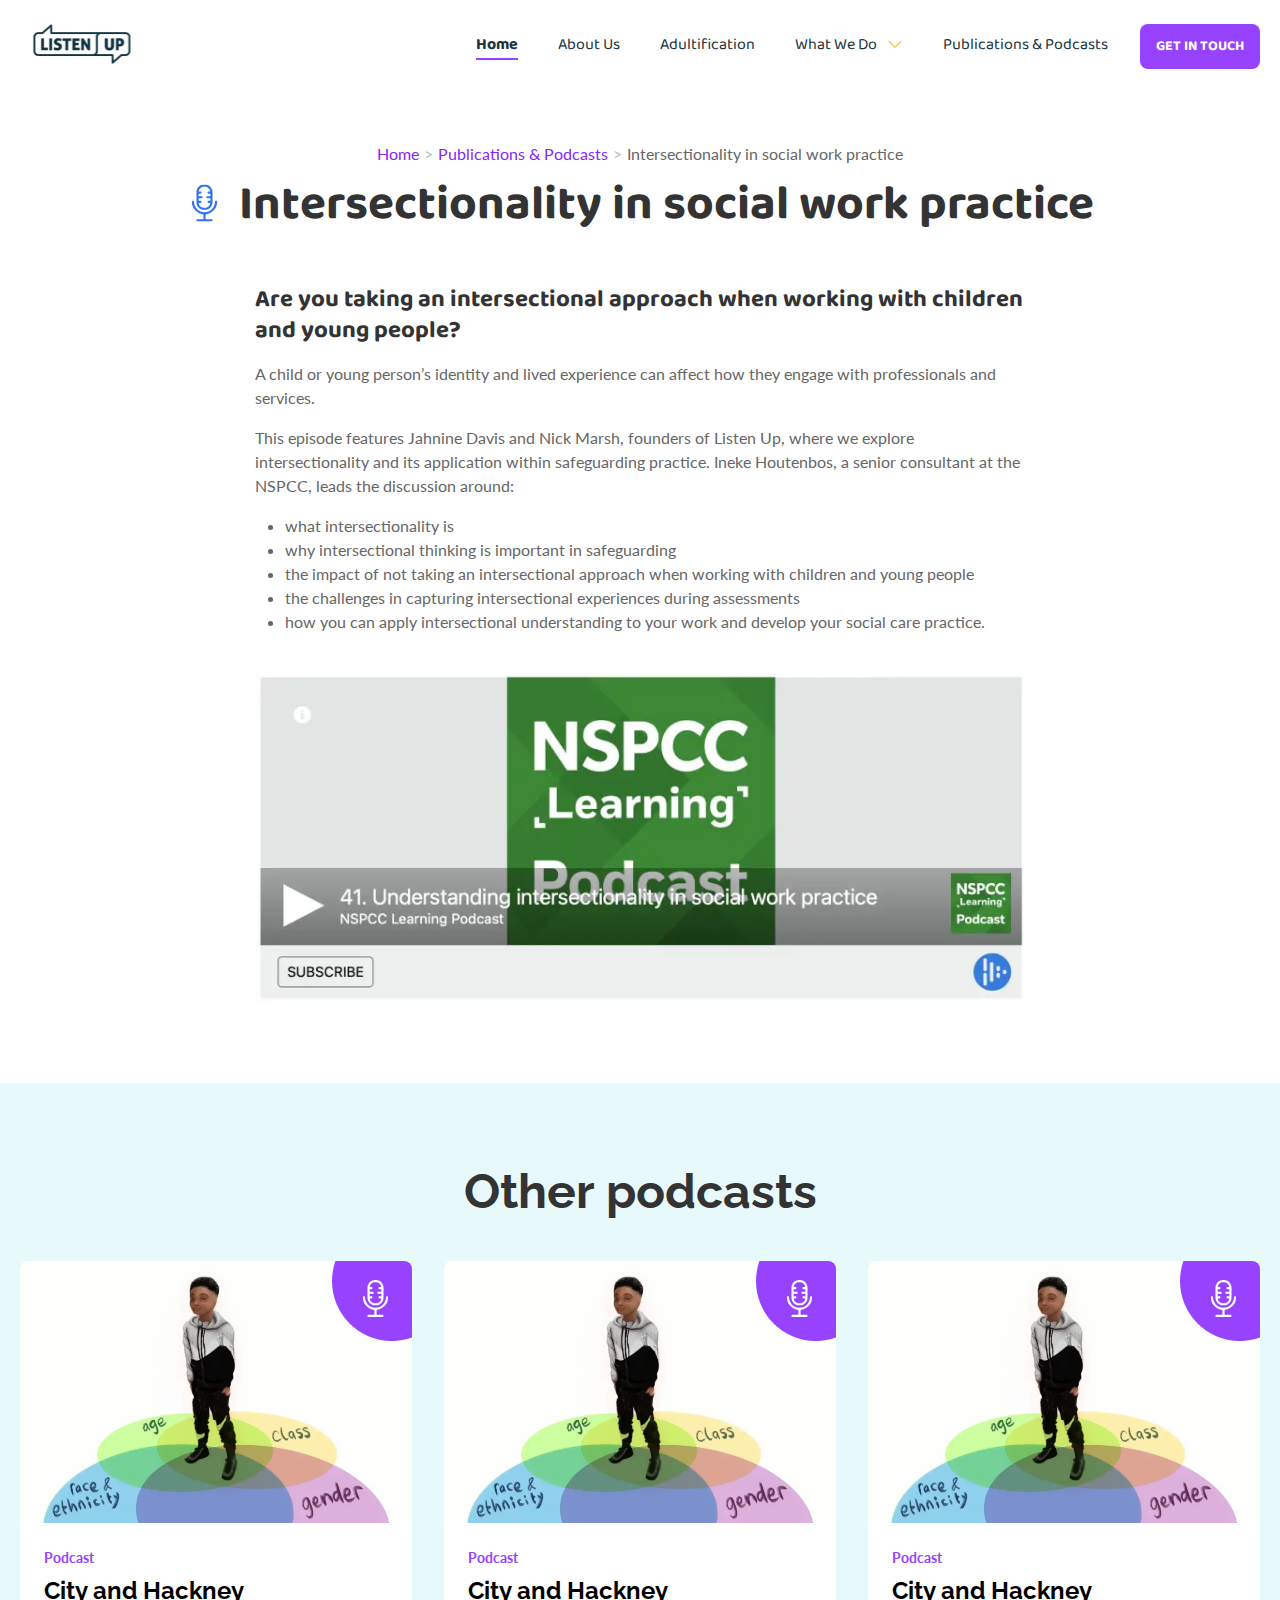
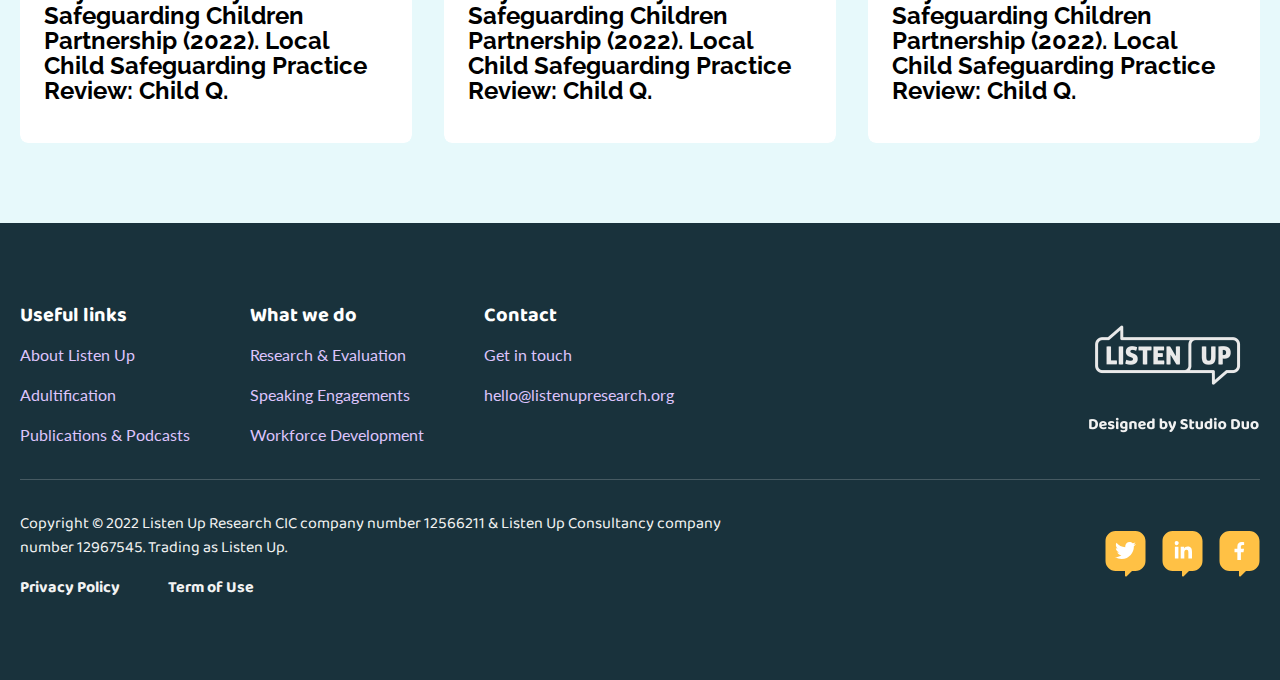
<file: page-podcast.html>
<!DOCTYPE html>
<html lang="en">

<head>
	<title>HomePage</title>
	<meta charset="UTF-8">
	<meta name="format-detection" content="telephone=no">
	<!-- <style>body{opacity: 0;}</style> -->
	<link rel="stylesheet" href="css/style.min.css?_v=20230803131735">
	<link rel="shortcut icon" href="favicon.ico">
	<!-- <meta name="robots" content="noindex, nofollow"> -->
	<meta name="viewport" content="width=device-width, initial-scale=1.0">
</head>

<body>
	<div class="wrapper">
		<header class="header">
			<div class="header__container">
				<div class="header__content">
					<a href="#" class="header__logo">
						<svg xmlns="http://www.w3.org/2000/svg" xmlns:xlink="http://www.w3.org/1999/xlink" width="124" height="56" viewBox="0 0 124 56" fill="none">
							<rect width="123.667" height="56" fill="url(#pattern0)" />
							<defs>
								<pattern id="pattern0" patternContentUnits="objectBoundingBox" width="1" height="1">
									<use xlink:href="#image0_3611_1699" transform="scale(0.00134771 0.00297619)" />
								</pattern>
								<image id="image0_3611_1699" width="742" height="336" xlink:href="[data-uri]" />
							</defs>
						</svg>
					</a>
					<div class="header__block">
						<div class="header__menu menu">

							<nav class="menu__body">
								<ul>
									<li>
										<a href="#" class="active">
											Home
										</a>
									</li>
									<li>
										<a href="#">
											About Us
										</a>
									</li>
									<li>
										<a href="#">
											Adultification
										</a>
									</li>
									<li class="sub-menu">

										<a href="#">
											What We Do
										</a>
										<i class="sub-menu__icon">
											<svg xmlns="http://www.w3.org/2000/svg" width="16" height="16" viewBox="0 0 16 16" fill="none">
												<path d="M14.4891 4.84566C14.2524 4.60704 13.8687 4.607 13.632 4.8457L8.00006 10.5247L2.36786 4.84566C2.13121 4.60704 1.74745 4.607 1.51077 4.8457C1.27408 5.08436 1.27408 5.47128 1.51077 5.70994L7.57154 11.821C7.68519 11.9357 7.83934 12 8.00006 12C8.16079 12 8.31497 11.9356 8.42859 11.821L14.489 5.70989C14.7258 5.47128 14.7258 5.08432 14.4891 4.84566Z" fill="#FFC145" />
											</svg>
										</i>

										<ul>
											<li>
												<a href="#">
													Research & Evaluation
												</a>
											</li>
											<li>
												<a href="#">
													Speaking Engagements
												</a>
											</li>
											<li>
												<a href="#">
													Workforce Development
												</a>
											</li>
										</ul>
									</li>
									<li>
										<a href="#">
											Publications & Podcasts
										</a>
									</li>
								</ul>
							</nav>
						</div>
						<div class="header__actions">
							<a href="#" class="header__button button button-purple button-xs">
								GET IN TOUCH
							</a>
							<button type="button" class="menu__icon icon-menu"><span></span></button>
						</div>
					</div>

				</div>
			</div>
		</header>
		<main class="page">
			<div class="post-header">
				<div class="post-header__container">
					<div class="post-header__content">
						<div class="post-header__breadcrumbs breadcrumbs">
							<nav aria-label="breadcrumb">
								<ul class="breadcrumb">
									<li class="breadcrumb-item"><a href="#">Home</a></li>
									<li class="breadcrumb-item"><a href="#">Publications & Podcasts</a></li>
									<li class="breadcrumb-item active" aria-current="page">Intersectionality in social work practice</li>
								</ul>
							</nav>
						</div>
						<div class="post-header__title">
							<div class="post-header__categories-icon">

								<svg width="37" height="38" viewBox="0 0 37 38" fill="none" xmlns="http://www.w3.org/2000/svg">
									<g clip-path="url(#clip0_3221_2679)">
										<path d="M18.0664 25.8652H18.9336C23.1176 25.8652 26.5215 22.4613 26.5215 18.2773V8.16016C26.5215 3.9363 23.1176 0.5 18.9336 0.5H18.0664C13.8871 0.5 10.486 3.92886 10.4785 8.14628V18.2773C10.4785 22.4613 13.8824 25.8652 18.0664 25.8652ZM18.0664 2.66797H18.9336C21.7048 2.66797 23.9956 4.78694 24.3142 7.50977H22.5469C21.9482 7.50977 21.4629 7.9951 21.4629 8.59375C21.4629 9.1924 21.9482 9.67773 22.5469 9.67773H24.3535V12.1348H21.3906C20.792 12.1348 20.3066 12.6201 20.3066 13.2188C20.3066 13.8174 20.792 14.3027 21.3906 14.3027H24.3535V16.7598H22.5469C21.9482 16.7598 21.4629 17.2451 21.4629 17.8438C21.4629 18.4424 21.9482 18.9277 22.5469 18.9277H24.3131C23.9906 21.6106 21.7019 23.6973 18.9336 23.6973H18.0664C15.2981 23.6973 13.0094 21.6106 12.6869 18.9277H14.4531C15.0518 18.9277 15.5371 18.4424 15.5371 17.8438C15.5371 17.2451 15.0518 16.7598 14.4531 16.7598H12.6465V14.3027H15.6094C16.208 14.3027 16.6934 13.8174 16.6934 13.2188C16.6934 12.6201 16.208 12.1348 15.6094 12.1348H12.6465V9.67773H14.4531C15.0518 9.67773 15.5371 9.1924 15.5371 8.59375C15.5371 7.9951 15.0518 7.50977 14.4531 7.50977H12.6858C13.0044 4.78694 15.2952 2.66797 18.0664 2.66797Z" fill="#3371F2" />
										<path d="M31.1465 17.8438C31.1465 17.2451 30.6611 16.7598 30.0625 16.7598C29.4639 16.7598 28.9785 17.2451 28.9785 17.8438C28.9785 23.6216 24.2779 28.3223 18.5 28.3223C12.7221 28.3223 8.02148 23.6216 8.02148 17.8438C8.02148 17.2451 7.53615 16.7598 6.9375 16.7598C6.33885 16.7598 5.85352 17.2451 5.85352 17.8438C5.85352 24.4519 10.9483 29.8916 17.416 30.4433V35.332H11.5625C10.9639 35.332 10.4785 35.8174 10.4785 36.416C10.4785 37.0147 10.9639 37.5 11.5625 37.5H25.4375C26.0361 37.5 26.5215 37.0147 26.5215 36.416C26.5215 35.8174 26.0361 35.332 25.4375 35.332H19.584V30.4433C26.0517 29.8916 31.1465 24.4519 31.1465 17.8438Z" fill="#3371F2" />
									</g>
									<defs>
										<clipPath id="clip0_3221_2679">
											<rect width="37" height="37" fill="white" transform="translate(0 0.5)" />
										</clipPath>
									</defs>
								</svg>

							</div>
							<h1>
								Intersectionality in social work practice
							</h1>
						</div>
					</div>
				</div>
			</div>
			<!-- /.post-header -->
			<div class="podcast-info">
				<h5>
					Are you taking an intersectional approach when working with children and young people?
				</h5>
				<p>
					A child or young person’s identity and lived experience can affect how they engage with professionals and services.





				</p>

				<p>
					This episode features Jahnine Davis and Nick Marsh, founders of Listen Up, where we explore intersectionality and its application within safeguarding practice. Ineke Houtenbos, a senior consultant at the NSPCC, leads the discussion around:

				</p>

				<ul>
					<li>
						what intersectionality is
					</li>
					<li> why intersectional thinking is important in safeguarding</li>
					<li> the impact of not taking an intersectional approach when working with children and young people</li>
					<li> the challenges in capturing intersectional experiences during assessments</li>
					<li>how you can apply intersectional understanding to your work and develop your social care practice.</li>
				</ul>

				<div class="_demo">
					<picture><source srcset="img/demo.webp" type="image/webp"><img src="img/demo.png" alt="1"></picture>
				</div>
			</div>

			<section class="other-podcasts section-padding--s bg-blue">
				<div class="other-podcasts__container">
					<div class="other-podcasts__content">
						<h1 class="title-center">Other podcasts</h1>
						<div class="other-podcasts__list filters-block__list">
							<article>
								<a href="#" class="item item--podcast">
									<div class="item__body">
										<div class="item__header">
											<div class="item__icon-categories">
												<svg xmlns="http://www.w3.org/2000/svg" width="37" height="37" viewBox="0 0 37 37" fill="none">
													<g id="microphone 1">
														<g id="Group">
															<path id="Vector" d="M18.0664 25.3652H18.9336C23.1176 25.3652 26.5215 21.9613 26.5215 17.7773V7.66016C26.5215 3.4363 23.1176 0 18.9336 0H18.0664C13.8871 0 10.486 3.42886 10.4785 7.64628V17.7773C10.4785 21.9613 13.8824 25.3652 18.0664 25.3652ZM18.0664 2.16797H18.9336C21.7048 2.16797 23.9956 4.28694 24.3142 7.00977H22.5469C21.9482 7.00977 21.4629 7.4951 21.4629 8.09375C21.4629 8.6924 21.9482 9.17773 22.5469 9.17773H24.3535V11.6348H21.3906C20.792 11.6348 20.3066 12.1201 20.3066 12.7188C20.3066 13.3174 20.792 13.8027 21.3906 13.8027H24.3535V16.2598H22.5469C21.9482 16.2598 21.4629 16.7451 21.4629 17.3438C21.4629 17.9424 21.9482 18.4277 22.5469 18.4277H24.3131C23.9906 21.1106 21.7019 23.1973 18.9336 23.1973H18.0664C15.2981 23.1973 13.0094 21.1106 12.6869 18.4277H14.4531C15.0518 18.4277 15.5371 17.9424 15.5371 17.3438C15.5371 16.7451 15.0518 16.2598 14.4531 16.2598H12.6465V13.8027H15.6094C16.208 13.8027 16.6934 13.3174 16.6934 12.7188C16.6934 12.1201 16.208 11.6348 15.6094 11.6348H12.6465V9.17773H14.4531C15.0518 9.17773 15.5371 8.6924 15.5371 8.09375C15.5371 7.4951 15.0518 7.00977 14.4531 7.00977H12.6858C13.0044 4.28694 15.2952 2.16797 18.0664 2.16797Z" fill="white" />
															<path id="Vector_2" d="M31.1465 17.3438C31.1465 16.7451 30.6611 16.2598 30.0625 16.2598C29.4639 16.2598 28.9785 16.7451 28.9785 17.3438C28.9785 23.1216 24.2779 27.8223 18.5 27.8223C12.7221 27.8223 8.02148 23.1216 8.02148 17.3438C8.02148 16.7451 7.53615 16.2598 6.9375 16.2598C6.33885 16.2598 5.85352 16.7451 5.85352 17.3438C5.85352 23.9519 10.9483 29.3916 17.416 29.9433V34.832H11.5625C10.9639 34.832 10.4785 35.3174 10.4785 35.916C10.4785 36.5147 10.9639 37 11.5625 37H25.4375C26.0361 37 26.5215 36.5147 26.5215 35.916C26.5215 35.3174 26.0361 34.832 25.4375 34.832H19.584V29.9433C26.0517 29.3916 31.1465 23.9519 31.1465 17.3438Z" fill="white" />
														</g>
													</g>
												</svg>
											</div>
											<div class="item__image"><picture><source srcset="img/resources/01.webp" type="image/webp"><img src="img/resources/01.png" alt="Image 01"></picture></div>
										</div>
										<div class="item__content">
											<span>
												Podcast
											</span>
											<h5>
												City and Hackney Safeguarding Children Partnership (2022). Local Child Safeguarding Practice Review: Child Q.
											</h5>
										</div>
									</div>
								</a>
							</article>
							<article>
								<a href="#" class="item item--podcast">
									<div class="item__body">
										<div class="item__header">
											<div class="item__icon-categories">
												<svg xmlns="http://www.w3.org/2000/svg" width="37" height="37" viewBox="0 0 37 37" fill="none">
													<g id="microphone 1">
														<g id="Group">
															<path id="Vector" d="M18.0664 25.3652H18.9336C23.1176 25.3652 26.5215 21.9613 26.5215 17.7773V7.66016C26.5215 3.4363 23.1176 0 18.9336 0H18.0664C13.8871 0 10.486 3.42886 10.4785 7.64628V17.7773C10.4785 21.9613 13.8824 25.3652 18.0664 25.3652ZM18.0664 2.16797H18.9336C21.7048 2.16797 23.9956 4.28694 24.3142 7.00977H22.5469C21.9482 7.00977 21.4629 7.4951 21.4629 8.09375C21.4629 8.6924 21.9482 9.17773 22.5469 9.17773H24.3535V11.6348H21.3906C20.792 11.6348 20.3066 12.1201 20.3066 12.7188C20.3066 13.3174 20.792 13.8027 21.3906 13.8027H24.3535V16.2598H22.5469C21.9482 16.2598 21.4629 16.7451 21.4629 17.3438C21.4629 17.9424 21.9482 18.4277 22.5469 18.4277H24.3131C23.9906 21.1106 21.7019 23.1973 18.9336 23.1973H18.0664C15.2981 23.1973 13.0094 21.1106 12.6869 18.4277H14.4531C15.0518 18.4277 15.5371 17.9424 15.5371 17.3438C15.5371 16.7451 15.0518 16.2598 14.4531 16.2598H12.6465V13.8027H15.6094C16.208 13.8027 16.6934 13.3174 16.6934 12.7188C16.6934 12.1201 16.208 11.6348 15.6094 11.6348H12.6465V9.17773H14.4531C15.0518 9.17773 15.5371 8.6924 15.5371 8.09375C15.5371 7.4951 15.0518 7.00977 14.4531 7.00977H12.6858C13.0044 4.28694 15.2952 2.16797 18.0664 2.16797Z" fill="white" />
															<path id="Vector_2" d="M31.1465 17.3438C31.1465 16.7451 30.6611 16.2598 30.0625 16.2598C29.4639 16.2598 28.9785 16.7451 28.9785 17.3438C28.9785 23.1216 24.2779 27.8223 18.5 27.8223C12.7221 27.8223 8.02148 23.1216 8.02148 17.3438C8.02148 16.7451 7.53615 16.2598 6.9375 16.2598C6.33885 16.2598 5.85352 16.7451 5.85352 17.3438C5.85352 23.9519 10.9483 29.3916 17.416 29.9433V34.832H11.5625C10.9639 34.832 10.4785 35.3174 10.4785 35.916C10.4785 36.5147 10.9639 37 11.5625 37H25.4375C26.0361 37 26.5215 36.5147 26.5215 35.916C26.5215 35.3174 26.0361 34.832 25.4375 34.832H19.584V29.9433C26.0517 29.3916 31.1465 23.9519 31.1465 17.3438Z" fill="white" />
														</g>
													</g>
												</svg>
											</div>
											<div class="item__image"><picture><source srcset="img/resources/01.webp" type="image/webp"><img src="img/resources/01.png" alt="Image 01"></picture></div>
										</div>
										<div class="item__content">
											<span>
												Podcast
											</span>
											<h5>
												City and Hackney Safeguarding Children Partnership (2022). Local Child Safeguarding Practice Review: Child Q.
											</h5>
										</div>
									</div>
								</a>
							</article>
							<article>
								<a href="#" class="item item--podcast">
									<div class="item__body">
										<div class="item__header">
											<div class="item__icon-categories">
												<svg xmlns="http://www.w3.org/2000/svg" width="37" height="37" viewBox="0 0 37 37" fill="none">
													<g id="microphone 1">
														<g id="Group">
															<path id="Vector" d="M18.0664 25.3652H18.9336C23.1176 25.3652 26.5215 21.9613 26.5215 17.7773V7.66016C26.5215 3.4363 23.1176 0 18.9336 0H18.0664C13.8871 0 10.486 3.42886 10.4785 7.64628V17.7773C10.4785 21.9613 13.8824 25.3652 18.0664 25.3652ZM18.0664 2.16797H18.9336C21.7048 2.16797 23.9956 4.28694 24.3142 7.00977H22.5469C21.9482 7.00977 21.4629 7.4951 21.4629 8.09375C21.4629 8.6924 21.9482 9.17773 22.5469 9.17773H24.3535V11.6348H21.3906C20.792 11.6348 20.3066 12.1201 20.3066 12.7188C20.3066 13.3174 20.792 13.8027 21.3906 13.8027H24.3535V16.2598H22.5469C21.9482 16.2598 21.4629 16.7451 21.4629 17.3438C21.4629 17.9424 21.9482 18.4277 22.5469 18.4277H24.3131C23.9906 21.1106 21.7019 23.1973 18.9336 23.1973H18.0664C15.2981 23.1973 13.0094 21.1106 12.6869 18.4277H14.4531C15.0518 18.4277 15.5371 17.9424 15.5371 17.3438C15.5371 16.7451 15.0518 16.2598 14.4531 16.2598H12.6465V13.8027H15.6094C16.208 13.8027 16.6934 13.3174 16.6934 12.7188C16.6934 12.1201 16.208 11.6348 15.6094 11.6348H12.6465V9.17773H14.4531C15.0518 9.17773 15.5371 8.6924 15.5371 8.09375C15.5371 7.4951 15.0518 7.00977 14.4531 7.00977H12.6858C13.0044 4.28694 15.2952 2.16797 18.0664 2.16797Z" fill="white" />
															<path id="Vector_2" d="M31.1465 17.3438C31.1465 16.7451 30.6611 16.2598 30.0625 16.2598C29.4639 16.2598 28.9785 16.7451 28.9785 17.3438C28.9785 23.1216 24.2779 27.8223 18.5 27.8223C12.7221 27.8223 8.02148 23.1216 8.02148 17.3438C8.02148 16.7451 7.53615 16.2598 6.9375 16.2598C6.33885 16.2598 5.85352 16.7451 5.85352 17.3438C5.85352 23.9519 10.9483 29.3916 17.416 29.9433V34.832H11.5625C10.9639 34.832 10.4785 35.3174 10.4785 35.916C10.4785 36.5147 10.9639 37 11.5625 37H25.4375C26.0361 37 26.5215 36.5147 26.5215 35.916C26.5215 35.3174 26.0361 34.832 25.4375 34.832H19.584V29.9433C26.0517 29.3916 31.1465 23.9519 31.1465 17.3438Z" fill="white" />
														</g>
													</g>
												</svg>
											</div>
											<div class="item__image"><picture><source srcset="img/resources/01.webp" type="image/webp"><img src="img/resources/01.png" alt="Image 01"></picture></div>
										</div>
										<div class="item__content">
											<span>
												Podcast
											</span>
											<h5>
												City and Hackney Safeguarding Children Partnership (2022). Local Child Safeguarding Practice Review: Child Q.
											</h5>
										</div>
									</div>
								</a>
							</article>
						</div>
					</div>
				</div>
			</section>
			<!-- /.other-podcasts -->
		</main>
		<footer class="footer">
			<div class="footer__container">
				<div class="footer__content">
					<div class="footer__top">
						<div class="footer__columns">
							<div class="column">
								<h6>
									Useful links
								</h6>
								<ul>
									<li>
										<a href="#">
											About Listen Up
										</a>
									</li>
									<li>
										<a href="#">
											Adultification
										</a>
									</li>
									<li>
										<a href="#">
											Publications & Podcasts
										</a>
									</li>
								</ul>
							</div>
							<div class="column">
								<h6>
									What we do
								</h6>
								<ul>
									<li>
										<a href="#">
											Research & Evaluation
										</a>
									</li>
									<li>
										<a href="#">
											Speaking Engagements
										</a>
									</li>
									<li>
										<a href="#">
											Workforce Development
										</a>
									</li>
								</ul>
							</div>
							<div class="column">
								<h6>
									Contact
								</h6>
								<ul>
									<li>
										<a href="#">
											Get in touch
										</a>
									</li>
									<li>
										<a href="mailto:hello@listenupresearch.org">
											hello@listenupresearch.org
										</a>
									</li>
								</ul>
							</div>
						</div>
						<div class="footer__designed">
							<a href="#" class="footer__logo">
								<picture><source srcset="img/logo-footer.webp" type="image/webp"><img src="img/logo-footer.png" alt="Logo"></picture>
							</a>
						</div>
					</div>
					<div class="footer__bottom">
						<div class="footer__info">
							<div class="footer__copyright">
								Copyright © 2022 Listen Up Research CIC company number 12566211 & Listen Up Consultancy company number 12967545. Trading as Listen Up.
							</div>
							<div class="footer__links">
								<ul>
									<li>
										<a href="#">
											Privacy Policy
										</a>
									</li>
									<li>
										<a href="#">
											Term of Use
										</a>
									</li>
								</ul>
							</div>
						</div>
						<div class="footer__socials">
							<ul>
								<li>
									<a href="#">
										<svg xmlns="http://www.w3.org/2000/svg" width="41" height="46" viewBox="0 0 41 46" fill="none">
											<path fill-rule="evenodd" clip-rule="evenodd" d="M10.5 0C4.97715 0 0.5 4.47715 0.5 10V30C0.5 35.5228 4.97715 40 10.5 40H20V44.5858C20 45.4767 21.0771 45.9229 21.7071 45.2929L27 40H30.5C36.0228 40 40.5 35.5228 40.5 30V10C40.5 4.47715 36.0228 0 30.5 0H10.5Z" fill="#FFC145"></path>
											<path d="M28.8413 15.2228C28.8547 15.4093 28.8547 15.5959 28.8547 15.7824C28.8547 21.4721 24.5241 28.028 16.6091 28.028C14.1707 28.028 11.9055 27.3217 10 26.0959C10.3465 26.1358 10.6795 26.1492 11.0393 26.1492C13.0514 26.1492 14.9035 25.4696 16.3826 24.3104C14.4905 24.2704 12.9048 23.0312 12.3585 21.3256C12.625 21.3655 12.8915 21.3922 13.1713 21.3922C13.5577 21.3922 13.9442 21.3389 14.3039 21.2456C12.3319 20.8459 10.8528 19.1136 10.8528 17.0216V16.9684C11.4257 17.2882 12.092 17.488 12.7982 17.5147C11.6389 16.7418 10.8794 15.4227 10.8794 13.9303C10.8794 13.1308 11.0926 12.3979 11.4657 11.7583C13.5844 14.37 16.769 16.0755 20.34 16.2621C20.2734 15.9423 20.2334 15.6092 20.2334 15.2761C20.2334 12.9043 22.1522 10.9722 24.5374 10.9722C25.7766 10.9722 26.8959 11.4918 27.682 12.3313C28.6547 12.1448 29.5875 11.785 30.4136 11.292C30.0938 12.2914 29.4143 13.1308 28.5215 13.6638C29.3876 13.5705 30.2271 13.3306 30.9999 12.9976C30.4137 13.8503 29.6808 14.6098 28.8413 15.2228Z" fill="white"></path>
										</svg>
									</a>
								</li>
								<li>
									<a href="#">
										<svg xmlns="http://www.w3.org/2000/svg" width="41" height="46" viewBox="0 0 41 46" fill="none">
											<path fill-rule="evenodd" clip-rule="evenodd" d="M10.5 0C4.97715 0 0.5 4.47715 0.5 10V30C0.5 35.5228 4.97715 40 10.5 40H20V44.5858C20 45.4767 21.0771 45.9229 21.7071 45.2929L27 40H30.5C36.0228 40 40.5 35.5228 40.5 30V10C40.5 4.47715 36.0228 0 30.5 0H10.5Z" fill="#FFC145"></path>
											<g clip-path="url(#clip0_3046_1917)">
												<path d="M16.4172 27.5001H12.7891V15.8165H16.4172V27.5001ZM14.6012 14.2228C13.441 14.2228 12.5 13.2618 12.5 12.1017C12.5 11.5444 12.7214 11.01 13.1154 10.6159C13.5095 10.2219 14.0439 10.0005 14.6012 10.0005C15.1584 10.0005 15.6929 10.2219 16.0869 10.6159C16.481 11.01 16.7023 11.5444 16.7023 12.1017C16.7023 13.2618 15.7609 14.2228 14.6012 14.2228ZM29.9961 27.5001H26.3758V21.8126C26.3758 20.4571 26.3484 18.7188 24.4895 18.7188C22.6031 18.7188 22.3141 20.1915 22.3141 21.7149V27.5001H18.6898V15.8165H22.1695V17.4103H22.2203C22.7047 16.4923 23.8879 15.5235 25.6531 15.5235C29.325 15.5235 30 17.9415 30 21.0821V27.5001H29.9961Z" fill="white"></path>
											</g>
											<defs>
												<clipPath id="clip0_3046_1917">
													<rect width="17.5" height="20" fill="white" transform="translate(12.5 10)"></rect>
												</clipPath>
											</defs>
										</svg>
									</a>
								</li>
								<li>
									<a href="#">
										<svg xmlns="http://www.w3.org/2000/svg" width="41" height="46" viewBox="0 0 41 46" fill="none">
											<path fill-rule="evenodd" clip-rule="evenodd" d="M10.5 0C4.97715 0 0.5 4.47715 0.5 10V30C0.5 35.5228 4.97715 40 10.5 40H20V44.5858C20 45.4767 21.0771 45.9229 21.7071 45.2929L27 40H30.5C36.0228 40 40.5 35.5228 40.5 30V10C40.5 4.47715 36.0228 0 30.5 0H10.5Z" fill="#FFC145"></path>
											<path d="M24.5088 21.125L25.0087 17.8674H21.883V15.7535C21.883 14.8623 22.3196 13.9936 23.7195 13.9936H25.1405V11.2201C25.1405 11.2201 23.851 11 22.6181 11C20.0439 11 18.3614 12.5602 18.3614 15.3847V17.8674H15.5V21.125H18.3614V29H21.883V21.125H24.5088Z" fill="white"></path>
										</svg>
									</a>
								</li>
							</ul>
						</div>
					</div>
				</div>
			</div>
		</footer>
		<div id="popup" aria-hidden="true" class="popup">
			<div class="popup__wrapper">
				<div class="popup__content">
					<button data-close type="button" class="popup__close">Закрити</button>
					<div class="popup__text">
						Text
					</div>
				</div>
			</div>
		</div>

		<div id="popupVideoAbout" aria-hidden="true" class="popup-video">
			<div class="popup__wrapper">
				<div class="popup__content">
					<button data-close type="button" class="popup__close"><svg xmlns="http://www.w3.org/2000/svg" viewBox="0 0 24 24" width="24px" height="24px">
							<path d="M 4.9902344 3.9902344 A 1.0001 1.0001 0 0 0 4.2929688 5.7070312 L 10.585938 12 L 4.2929688 18.292969 A 1.0001 1.0001 0 1 0 5.7070312 19.707031 L 12 13.414062 L 18.292969 19.707031 A 1.0001 1.0001 0 1 0 19.707031 18.292969 L 13.414062 12 L 19.707031 5.7070312 A 1.0001 1.0001 0 0 0 18.980469 3.9902344 A 1.0001 1.0001 0 0 0 18.292969 4.2929688 L 12 10.585938 L 5.7070312 4.2929688 A 1.0001 1.0001 0 0 0 4.9902344 3.9902344 z" />
						</svg></button>
					<div data-youtube-place class="popup__text">

					</div>
				</div>
			</div>
		</div>
	</div>
	<script src="js/app.min.js?_v=20230803131735"></script>
</body>

</html>
</file>
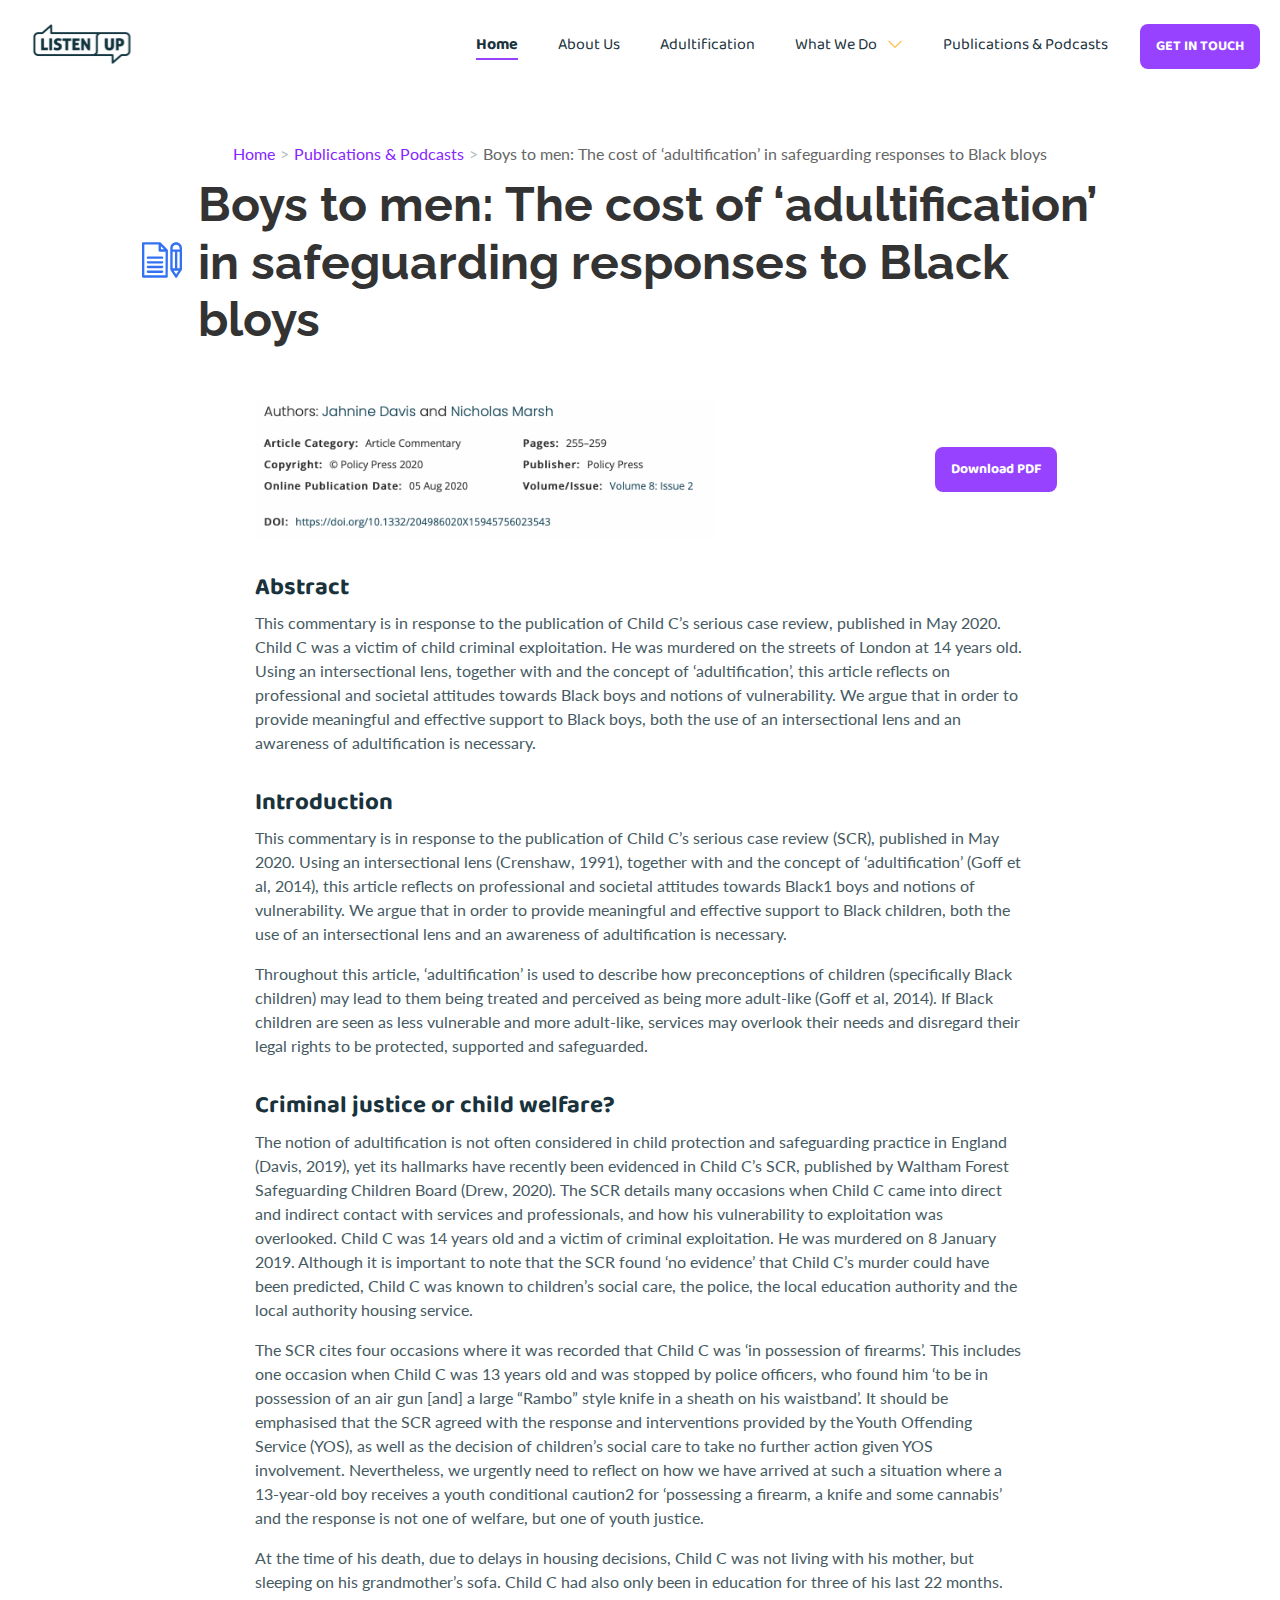
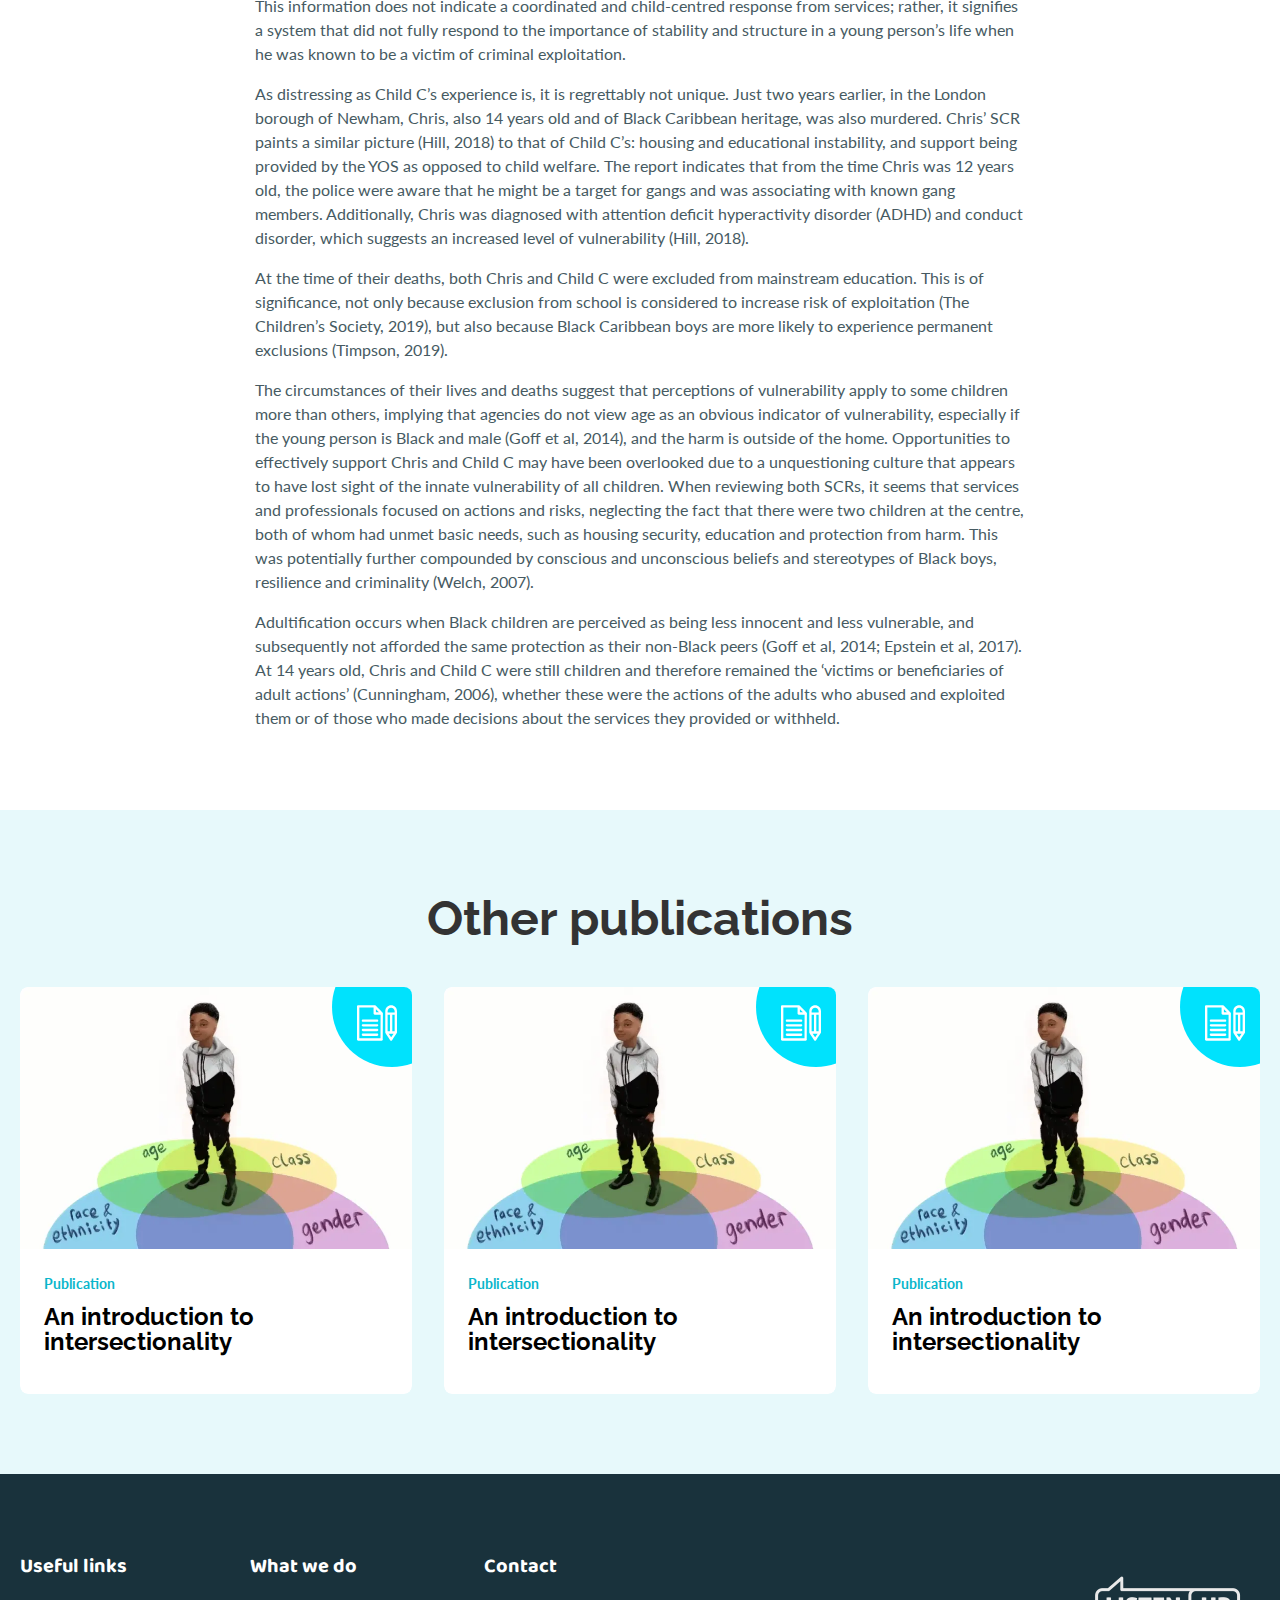
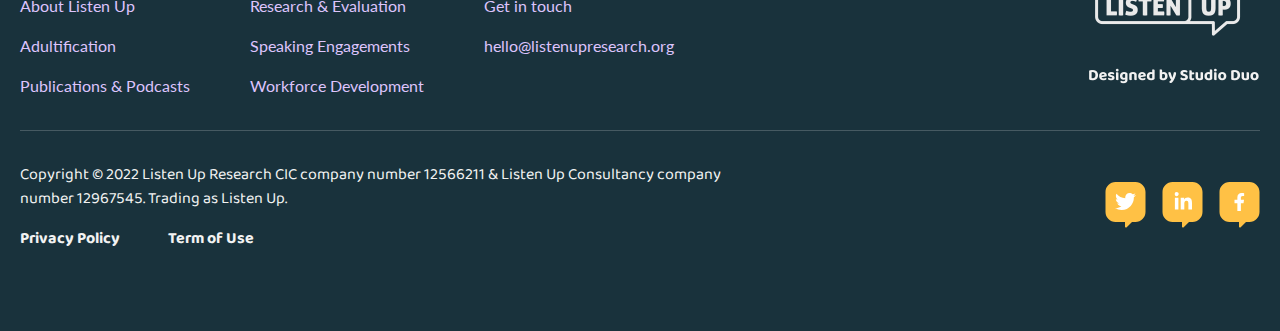
<file: page-publications.html>
<!DOCTYPE html>
<html lang="en">

<head>
	<title>HomePage</title>
	<meta charset="UTF-8">
	<meta name="format-detection" content="telephone=no">
	<!-- <style>body{opacity: 0;}</style> -->
	<link rel="stylesheet" href="css/style.min.css?_v=20230803131735">
	<link rel="shortcut icon" href="favicon.ico">
	<!-- <meta name="robots" content="noindex, nofollow"> -->
	<meta name="viewport" content="width=device-width, initial-scale=1.0">
</head>

<body>
	<div class="wrapper">
		<header class="header">
			<div class="header__container">
				<div class="header__content">
					<a href="#" class="header__logo">
						<svg xmlns="http://www.w3.org/2000/svg" xmlns:xlink="http://www.w3.org/1999/xlink" width="124" height="56" viewBox="0 0 124 56" fill="none">
							<rect width="123.667" height="56" fill="url(#pattern0)" />
							<defs>
								<pattern id="pattern0" patternContentUnits="objectBoundingBox" width="1" height="1">
									<use xlink:href="#image0_3611_1699" transform="scale(0.00134771 0.00297619)" />
								</pattern>
								<image id="image0_3611_1699" width="742" height="336" xlink:href="[data-uri]" />
							</defs>
						</svg>
					</a>
					<div class="header__block">
						<div class="header__menu menu">

							<nav class="menu__body">
								<ul>
									<li>
										<a href="#" class="active">
											Home
										</a>
									</li>
									<li>
										<a href="#">
											About Us
										</a>
									</li>
									<li>
										<a href="#">
											Adultification
										</a>
									</li>
									<li class="sub-menu">

										<a href="#">
											What We Do
										</a>
										<i class="sub-menu__icon">
											<svg xmlns="http://www.w3.org/2000/svg" width="16" height="16" viewBox="0 0 16 16" fill="none">
												<path d="M14.4891 4.84566C14.2524 4.60704 13.8687 4.607 13.632 4.8457L8.00006 10.5247L2.36786 4.84566C2.13121 4.60704 1.74745 4.607 1.51077 4.8457C1.27408 5.08436 1.27408 5.47128 1.51077 5.70994L7.57154 11.821C7.68519 11.9357 7.83934 12 8.00006 12C8.16079 12 8.31497 11.9356 8.42859 11.821L14.489 5.70989C14.7258 5.47128 14.7258 5.08432 14.4891 4.84566Z" fill="#FFC145" />
											</svg>
										</i>

										<ul>
											<li>
												<a href="#">
													Research & Evaluation
												</a>
											</li>
											<li>
												<a href="#">
													Speaking Engagements
												</a>
											</li>
											<li>
												<a href="#">
													Workforce Development
												</a>
											</li>
										</ul>
									</li>
									<li>
										<a href="#">
											Publications & Podcasts
										</a>
									</li>
								</ul>
							</nav>
						</div>
						<div class="header__actions">
							<a href="#" class="header__button button button-purple button-xs">
								GET IN TOUCH
							</a>
							<button type="button" class="menu__icon icon-menu"><span></span></button>
						</div>
					</div>

				</div>
			</div>
		</header>
		<main class="page">
			<div class="post-header post-header-publications">
				<div class="post-header__container">
					<div class="post-header__content">
						<div class="post-header__breadcrumbs breadcrumbs">
							<nav aria-label="breadcrumb">
								<ul class="breadcrumb">
									<li class="breadcrumb-item"><a href="#">Home</a></li>
									<li class="breadcrumb-item"><a href="#">Publications & Podcasts</a></li>
									<li class="breadcrumb-item active" aria-current="page">Boys to men: The cost of ‘adultification’ in safeguarding responses to Black bloys</li>
								</ul>
							</nav>
						</div>
						<div class="post-header__title">
							<div class="post-header__categories-icon">
								<svg xmlns="http://www.w3.org/2000/svg" width="40" height="40" viewBox="0 0 40 40" fill="none">
									<g clip-path="url(#clip0_3344_3271)">
										<path d="M18.5651 2.60895C18.3472 2.39105 18.0524 2.26562 17.7362 2.26562H1.17218C0.524902 2.26562 0 2.79022 0 3.4375V36.4844C0 37.1316 0.524902 37.6562 1.17218 37.6562H24.6902C25.336 37.6562 25.8603 37.1338 25.8621 36.488C25.8621 36.4786 25.9402 10.4779 25.9402 10.4687C25.9402 10.159 25.82 9.87732 25.6238 9.66766C25.6036 9.6463 18.5858 2.62939 18.5651 2.60895ZM18.9084 6.26678L21.9388 9.29687H18.9084V6.26678ZM23.5217 35.3125H2.34405V4.60937H16.5643V10.4687C16.5643 11.116 17.0889 11.6406 17.7362 11.6406H23.5928L23.5217 35.3125Z" fill="#3371F2" />
										<path d="M4.7666 17.6562C4.7666 18.3035 5.2912 18.8281 5.93848 18.8281H20.0806C20.7279 18.8281 21.2528 18.3035 21.2528 17.6562C21.2528 17.009 20.7279 16.4844 20.0806 16.4844H5.93848C5.2912 16.4844 4.7666 17.009 4.7666 17.6562Z" fill="#3371F2" />
										<path d="M20.0806 21.1719H5.93848C5.2912 21.1719 4.7666 21.6965 4.7666 22.3437C4.7666 22.991 5.2912 23.5156 5.93848 23.5156H20.0806C20.7279 23.5156 21.2528 22.991 21.2528 22.3437C21.2528 21.6965 20.7279 21.1719 20.0806 21.1719Z" fill="#3371F2" />
										<path d="M20.0806 25.8594H5.93848C5.2912 25.8594 4.7666 26.384 4.7666 27.0312C4.7666 27.6785 5.2912 28.2031 5.93848 28.2031H20.0806C20.7279 28.2031 21.2528 27.6785 21.2528 27.0312C21.2528 26.384 20.7279 25.8594 20.0806 25.8594Z" fill="#3371F2" />
										<path d="M20.0806 30.5469H5.93848C5.2912 30.5469 4.7666 31.0715 4.7666 31.7187C4.7666 32.366 5.2912 32.8906 5.93848 32.8906H20.0806C20.7279 32.8906 21.2528 32.366 21.2528 31.7187C21.2528 31.0715 20.7279 30.5469 20.0806 30.5469Z" fill="#3371F2" />
										<path d="M34.1394 2.34375C30.9082 2.34375 28.2794 4.97223 28.2794 8.20312V29.4531C28.2794 29.9423 28.0756 29.5022 33.1644 37.1344C33.6267 37.828 34.6503 37.8308 35.1148 37.1344C40.1862 29.5279 39.9994 29.9472 39.9994 29.4531V8.20312C39.9994 4.97223 37.3706 2.34375 34.1394 2.34375ZM37.6554 28.2812H35.3116V11.7187H37.6554V28.2812ZM30.6235 28.2812V11.7187H32.9675V28.2812H30.6235ZM34.1394 4.6875C36.0782 4.6875 37.6554 6.26465 37.6554 8.20312V9.375H30.6235V8.20312C30.6235 6.26465 32.2006 4.6875 34.1394 4.6875ZM34.1394 34.3716L31.6413 30.625H36.6376L34.1394 34.3716Z" fill="#3371F2" />
									</g>
									<defs>
										<clipPath id="clip0_3344_3271">
											<rect width="40" height="40" fill="white" />
										</clipPath>
									</defs>
								</svg>

							</div>
							<h1>
								Boys to men: The cost of ‘adultification’ in safeguarding responses to Black bloys
							</h1>
						</div>
					</div>
				</div>
			</div>
			<!-- /.post-header -->
			<div class="post-publications">
				<div class="post-publications__content">
					<div class="post-publications__info">
						<div class="left">
							<!-- <div class="authors">
  
                </div>
                <div class="post-publications__info-more">
                  <ul>
                    <li>
                      <span>
  
                      </span>
                      <p class="text-01">
  
                      </p>
                    </li>
                    <li>
                      <span>
  
                      </span>
                      <p class="text-01">
                        
                      </p>
                    </li>
                    <li>
                      <span>
  
                      </span>
                      <p class="text-01">
                        
                      </p>
                    </li>
                    <li>
                      <span>
  
                      </span>
                      <p class="text-01">
                        
                      </p>
                    </li>
                    <li>
                      <span>
  
                      </span>
                      <p class="text-01">
                        
                      </p>
                    </li>
                    <li>
                      <span>
  
                      </span>
                      <p class="text-01">
                        
                      </p>
                    </li>
                  </ul>
                </div> -->

							<img src="img/image 7.png" alt="01">
						</div>
						<div class="right">
							<a href="#" class="button button-xs button-purple">Download PDF</a>
						</div>
					</div>

					<h5>
						Abstract
					</h5>
					<p class="text-01">
						This commentary is in response to the publication of Child C’s serious case review, published in May 2020. Child C was a victim of child criminal exploitation. He was murdered on the streets of London at 14 years old. Using an intersectional lens, together with and the concept of ‘adultification’, this article reflects on professional and societal attitudes towards Black boys and notions of vulnerability. We argue that in order to provide meaningful and effective support to Black boys, both the use of an intersectional lens and an awareness of adultification is necessary.
					</p>

					<h5>
						Introduction
					</h5>
					<p class="text-01">
						This commentary is in response to the publication of Child C’s serious case review (SCR), published in May 2020. Using an intersectional lens (Crenshaw, 1991), together with and the concept of ‘adultification’ (Goff et al, 2014), this article reflects on professional and societal attitudes towards Black1 boys and notions of vulnerability. We argue that in order to provide meaningful and effective support to Black children, both the use of an intersectional lens and an awareness of adultification is necessary.
					</p>
					<p class="text-01">
						Throughout this article, ‘adultification’ is used to describe how preconceptions of children (specifically Black children) may lead to them being treated and perceived as being more adult-like (Goff et al, 2014). If Black children are seen as less vulnerable and more adult-like, services may overlook their needs and disregard their legal rights to be protected, supported and safeguarded.

					</p>
					<h5>
						Criminal justice or child welfare?
					</h5>
					<p class="text-01">
						The notion of adultification is not often considered in child protection and safeguarding practice in England (Davis, 2019), yet its hallmarks have recently been evidenced in Child C’s SCR, published by Waltham Forest Safeguarding Children Board (Drew, 2020). The SCR details many occasions when Child C came into direct and indirect contact with services and professionals, and how his vulnerability to exploitation was overlooked. Child C was 14 years old and a victim of criminal exploitation. He was murdered on 8 January 2019. Although it is important to note that the SCR found ‘no evidence’ that Child C’s murder could have been predicted, Child C was known to children’s social care, the police, the local education authority and the local authority housing service.
					</p>
					<p class="text-01">
						The SCR cites four occasions where it was recorded that Child C was ‘in possession of firearms’. This includes one occasion when Child C was 13 years old and was stopped by police officers, who found him ‘to be in possession of an air gun [and] a large “Rambo” style knife in a sheath on his waistband’. It should be emphasised that the SCR agreed with the response and interventions provided by the Youth Offending Service (YOS), as well as the decision of children’s social care to take no further action given YOS involvement. Nevertheless, we urgently need to reflect on how we have arrived at such a situation where a 13-year-old boy receives a youth conditional caution2 for ‘possessing a firearm, a knife and some cannabis’ and the response is not one of welfare, but one of youth justice.


					</p>
					<p class="text-01">
						At the time of his death, due to delays in housing decisions, Child C was not living with his mother, but sleeping on his grandmother’s sofa. Child C had also only been in education for three of his last 22 months. This information does not indicate a coordinated and child-centred response from services; rather, it signifies a system that did not fully respond to the importance of stability and structure in a young person’s life when he was known to be a victim of criminal exploitation.

					</p>
					<p class="text-01">
						As distressing as Child C’s experience is, it is regrettably not unique. Just two years earlier, in the London borough of Newham, Chris, also 14 years old and of Black Caribbean heritage, was also murdered. Chris’ SCR paints a similar picture (Hill, 2018) to that of Child C’s: housing and educational instability, and support being provided by the YOS as opposed to child welfare. The report indicates that from the time Chris was 12 years old, the police were aware that he might be a target for gangs and was associating with known gang members. Additionally, Chris was diagnosed with attention deficit hyperactivity disorder (ADHD) and conduct disorder, which suggests an increased level of vulnerability (Hill, 2018).

					</p>
					<p class="text-01"> At the time of their deaths, both Chris and Child C were excluded from mainstream education. This is of significance, not only because exclusion from school is considered to increase risk of exploitation (The Children’s Society, 2019), but also because Black Caribbean boys are more likely to experience permanent exclusions (Timpson, 2019).
					</p>
					<p class="text-01">
						The circumstances of their lives and deaths suggest that perceptions of vulnerability apply to some children more than others, implying that agencies do not view age as an obvious indicator of vulnerability, especially if the young person is Black and male (Goff et al, 2014), and the harm is outside of the home. Opportunities to effectively support Chris and Child C may have been overlooked due to a unquestioning culture that appears to have lost sight of the innate vulnerability of all children. When reviewing both SCRs, it seems that services and professionals focused on actions and risks, neglecting the fact that there were two children at the centre, both of whom had unmet basic needs, such as housing security, education and protection from harm. This was potentially further compounded by conscious and unconscious beliefs and stereotypes of Black boys, resilience and criminality (Welch, 2007).

					</p>
					<p class="text-01">
						Adultification occurs when Black children are perceived as being less innocent and less vulnerable, and subsequently not afforded the same protection as their non-Black peers (Goff et al, 2014; Epstein et al, 2017). At 14 years old, Chris and Child C were still children and therefore remained the ‘victims or beneficiaries of adult actions’ (Cunningham, 2006), whether these were the actions of the adults who abused and exploited them or of those who made decisions about the services they provided or withheld.

					</p>
				</div>
			</div>
			<!-- /.post-publications -->

			<section class="other-publications section-padding--s bg-blue">
				<div class="other-publications__container">
					<div class="other-publications__content">
						<h1 class="title-center">Other publications</h1>
						<div class="other-publications__list filters-block__list">
							<article>
								<a href="#" class="item item--publication">
									<div class="item__body">
										<div class="item__header">
											<div class="item__icon-categories">
												<svg xmlns="http://www.w3.org/2000/svg" width="40" height="40" viewBox="0 0 40 40" fill="none">
													<g id="article 1" clip-path="url(#clip0_3366_2287)">
														<path id="Vector" d="M18.5651 2.60895C18.3472 2.39105 18.0524 2.26562 17.7362 2.26562H1.17218C0.524902 2.26562 0 2.79022 0 3.4375V36.4844C0 37.1316 0.524902 37.6562 1.17218 37.6562H24.6902C25.336 37.6562 25.8603 37.1338 25.8621 36.488C25.8621 36.4786 25.9402 10.4779 25.9402 10.4687C25.9402 10.159 25.82 9.87732 25.6238 9.66766C25.6036 9.6463 18.5858 2.62939 18.5651 2.60895ZM18.9084 6.26678L21.9388 9.29687H18.9084V6.26678ZM23.5217 35.3125H2.34405V4.60937H16.5643V10.4687C16.5643 11.116 17.0889 11.6406 17.7362 11.6406H23.5928L23.5217 35.3125Z" fill="white" />
														<path id="Vector_2" d="M4.7666 17.6562C4.7666 18.3035 5.2912 18.8281 5.93848 18.8281H20.0806C20.7279 18.8281 21.2528 18.3035 21.2528 17.6562C21.2528 17.009 20.7279 16.4844 20.0806 16.4844H5.93848C5.2912 16.4844 4.7666 17.009 4.7666 17.6562Z" fill="white" />
														<path id="Vector_3" d="M20.0806 21.1719H5.93848C5.2912 21.1719 4.7666 21.6965 4.7666 22.3437C4.7666 22.991 5.2912 23.5156 5.93848 23.5156H20.0806C20.7279 23.5156 21.2528 22.991 21.2528 22.3437C21.2528 21.6965 20.7279 21.1719 20.0806 21.1719Z" fill="white" />
														<path id="Vector_4" d="M20.0806 25.8594H5.93848C5.2912 25.8594 4.7666 26.384 4.7666 27.0312C4.7666 27.6785 5.2912 28.2031 5.93848 28.2031H20.0806C20.7279 28.2031 21.2528 27.6785 21.2528 27.0312C21.2528 26.384 20.7279 25.8594 20.0806 25.8594Z" fill="white" />
														<path id="Vector_5" d="M20.0806 30.5469H5.93848C5.2912 30.5469 4.7666 31.0715 4.7666 31.7187C4.7666 32.366 5.2912 32.8906 5.93848 32.8906H20.0806C20.7279 32.8906 21.2528 32.366 21.2528 31.7187C21.2528 31.0715 20.7279 30.5469 20.0806 30.5469Z" fill="white" />
														<path id="Vector_6" d="M34.1394 2.34375C30.9082 2.34375 28.2794 4.97223 28.2794 8.20312V29.4531C28.2794 29.9423 28.0756 29.5022 33.1644 37.1344C33.6267 37.828 34.6503 37.8308 35.1148 37.1344C40.1862 29.5279 39.9994 29.9472 39.9994 29.4531V8.20312C39.9994 4.97223 37.3706 2.34375 34.1394 2.34375ZM37.6554 28.2812H35.3116V11.7187H37.6554V28.2812ZM30.6235 28.2812V11.7187H32.9675V28.2812H30.6235ZM34.1394 4.6875C36.0782 4.6875 37.6554 6.26465 37.6554 8.20312V9.375H30.6235V8.20312C30.6235 6.26465 32.2006 4.6875 34.1394 4.6875ZM34.1394 34.3716L31.6413 30.625H36.6376L34.1394 34.3716Z" fill="white" />
													</g>
													<defs>
														<clipPath id="clip0_3366_2287">
															<rect width="40" height="40" fill="white" />
														</clipPath>
													</defs>
												</svg>
											</div>
											<div class="item__image"><picture><source srcset="img/resources/01.webp" type="image/webp"><img src="img/resources/01.png" alt="Image 01"></picture></div>
										</div>
										<div class="item__content">
											<span>
												Publication
											</span>
											<h5>
												An introduction to intersectionality
											</h5>
										</div>
									</div>
								</a>
							</article>
							<article>
								<a href="#" class="item item--publication">
									<div class="item__body">
										<div class="item__header">
											<div class="item__icon-categories">
												<svg xmlns="http://www.w3.org/2000/svg" width="40" height="40" viewBox="0 0 40 40" fill="none">
													<g id="article 1" clip-path="url(#clip0_3366_2287)">
														<path id="Vector" d="M18.5651 2.60895C18.3472 2.39105 18.0524 2.26562 17.7362 2.26562H1.17218C0.524902 2.26562 0 2.79022 0 3.4375V36.4844C0 37.1316 0.524902 37.6562 1.17218 37.6562H24.6902C25.336 37.6562 25.8603 37.1338 25.8621 36.488C25.8621 36.4786 25.9402 10.4779 25.9402 10.4687C25.9402 10.159 25.82 9.87732 25.6238 9.66766C25.6036 9.6463 18.5858 2.62939 18.5651 2.60895ZM18.9084 6.26678L21.9388 9.29687H18.9084V6.26678ZM23.5217 35.3125H2.34405V4.60937H16.5643V10.4687C16.5643 11.116 17.0889 11.6406 17.7362 11.6406H23.5928L23.5217 35.3125Z" fill="white" />
														<path id="Vector_2" d="M4.7666 17.6562C4.7666 18.3035 5.2912 18.8281 5.93848 18.8281H20.0806C20.7279 18.8281 21.2528 18.3035 21.2528 17.6562C21.2528 17.009 20.7279 16.4844 20.0806 16.4844H5.93848C5.2912 16.4844 4.7666 17.009 4.7666 17.6562Z" fill="white" />
														<path id="Vector_3" d="M20.0806 21.1719H5.93848C5.2912 21.1719 4.7666 21.6965 4.7666 22.3437C4.7666 22.991 5.2912 23.5156 5.93848 23.5156H20.0806C20.7279 23.5156 21.2528 22.991 21.2528 22.3437C21.2528 21.6965 20.7279 21.1719 20.0806 21.1719Z" fill="white" />
														<path id="Vector_4" d="M20.0806 25.8594H5.93848C5.2912 25.8594 4.7666 26.384 4.7666 27.0312C4.7666 27.6785 5.2912 28.2031 5.93848 28.2031H20.0806C20.7279 28.2031 21.2528 27.6785 21.2528 27.0312C21.2528 26.384 20.7279 25.8594 20.0806 25.8594Z" fill="white" />
														<path id="Vector_5" d="M20.0806 30.5469H5.93848C5.2912 30.5469 4.7666 31.0715 4.7666 31.7187C4.7666 32.366 5.2912 32.8906 5.93848 32.8906H20.0806C20.7279 32.8906 21.2528 32.366 21.2528 31.7187C21.2528 31.0715 20.7279 30.5469 20.0806 30.5469Z" fill="white" />
														<path id="Vector_6" d="M34.1394 2.34375C30.9082 2.34375 28.2794 4.97223 28.2794 8.20312V29.4531C28.2794 29.9423 28.0756 29.5022 33.1644 37.1344C33.6267 37.828 34.6503 37.8308 35.1148 37.1344C40.1862 29.5279 39.9994 29.9472 39.9994 29.4531V8.20312C39.9994 4.97223 37.3706 2.34375 34.1394 2.34375ZM37.6554 28.2812H35.3116V11.7187H37.6554V28.2812ZM30.6235 28.2812V11.7187H32.9675V28.2812H30.6235ZM34.1394 4.6875C36.0782 4.6875 37.6554 6.26465 37.6554 8.20312V9.375H30.6235V8.20312C30.6235 6.26465 32.2006 4.6875 34.1394 4.6875ZM34.1394 34.3716L31.6413 30.625H36.6376L34.1394 34.3716Z" fill="white" />
													</g>
													<defs>
														<clipPath id="clip0_3366_2287">
															<rect width="40" height="40" fill="white" />
														</clipPath>
													</defs>
												</svg>
											</div>
											<div class="item__image"><picture><source srcset="img/resources/01.webp" type="image/webp"><img src="img/resources/01.png" alt="Image 01"></picture></div>
										</div>
										<div class="item__content">
											<span>
												Publication
											</span>
											<h5>
												An introduction to intersectionality
											</h5>
										</div>
									</div>
								</a>
							</article>
							<article>
								<a href="#" class="item item--publication">
									<div class="item__body">
										<div class="item__header">
											<div class="item__icon-categories">
												<svg xmlns="http://www.w3.org/2000/svg" width="40" height="40" viewBox="0 0 40 40" fill="none">
													<g id="article 1" clip-path="url(#clip0_3366_2287)">
														<path id="Vector" d="M18.5651 2.60895C18.3472 2.39105 18.0524 2.26562 17.7362 2.26562H1.17218C0.524902 2.26562 0 2.79022 0 3.4375V36.4844C0 37.1316 0.524902 37.6562 1.17218 37.6562H24.6902C25.336 37.6562 25.8603 37.1338 25.8621 36.488C25.8621 36.4786 25.9402 10.4779 25.9402 10.4687C25.9402 10.159 25.82 9.87732 25.6238 9.66766C25.6036 9.6463 18.5858 2.62939 18.5651 2.60895ZM18.9084 6.26678L21.9388 9.29687H18.9084V6.26678ZM23.5217 35.3125H2.34405V4.60937H16.5643V10.4687C16.5643 11.116 17.0889 11.6406 17.7362 11.6406H23.5928L23.5217 35.3125Z" fill="white" />
														<path id="Vector_2" d="M4.7666 17.6562C4.7666 18.3035 5.2912 18.8281 5.93848 18.8281H20.0806C20.7279 18.8281 21.2528 18.3035 21.2528 17.6562C21.2528 17.009 20.7279 16.4844 20.0806 16.4844H5.93848C5.2912 16.4844 4.7666 17.009 4.7666 17.6562Z" fill="white" />
														<path id="Vector_3" d="M20.0806 21.1719H5.93848C5.2912 21.1719 4.7666 21.6965 4.7666 22.3437C4.7666 22.991 5.2912 23.5156 5.93848 23.5156H20.0806C20.7279 23.5156 21.2528 22.991 21.2528 22.3437C21.2528 21.6965 20.7279 21.1719 20.0806 21.1719Z" fill="white" />
														<path id="Vector_4" d="M20.0806 25.8594H5.93848C5.2912 25.8594 4.7666 26.384 4.7666 27.0312C4.7666 27.6785 5.2912 28.2031 5.93848 28.2031H20.0806C20.7279 28.2031 21.2528 27.6785 21.2528 27.0312C21.2528 26.384 20.7279 25.8594 20.0806 25.8594Z" fill="white" />
														<path id="Vector_5" d="M20.0806 30.5469H5.93848C5.2912 30.5469 4.7666 31.0715 4.7666 31.7187C4.7666 32.366 5.2912 32.8906 5.93848 32.8906H20.0806C20.7279 32.8906 21.2528 32.366 21.2528 31.7187C21.2528 31.0715 20.7279 30.5469 20.0806 30.5469Z" fill="white" />
														<path id="Vector_6" d="M34.1394 2.34375C30.9082 2.34375 28.2794 4.97223 28.2794 8.20312V29.4531C28.2794 29.9423 28.0756 29.5022 33.1644 37.1344C33.6267 37.828 34.6503 37.8308 35.1148 37.1344C40.1862 29.5279 39.9994 29.9472 39.9994 29.4531V8.20312C39.9994 4.97223 37.3706 2.34375 34.1394 2.34375ZM37.6554 28.2812H35.3116V11.7187H37.6554V28.2812ZM30.6235 28.2812V11.7187H32.9675V28.2812H30.6235ZM34.1394 4.6875C36.0782 4.6875 37.6554 6.26465 37.6554 8.20312V9.375H30.6235V8.20312C30.6235 6.26465 32.2006 4.6875 34.1394 4.6875ZM34.1394 34.3716L31.6413 30.625H36.6376L34.1394 34.3716Z" fill="white" />
													</g>
													<defs>
														<clipPath id="clip0_3366_2287">
															<rect width="40" height="40" fill="white" />
														</clipPath>
													</defs>
												</svg>
											</div>
											<div class="item__image"><picture><source srcset="img/resources/01.webp" type="image/webp"><img src="img/resources/01.png" alt="Image 01"></picture></div>
										</div>
										<div class="item__content">
											<span>
												Publication
											</span>
											<h5>
												An introduction to intersectionality
											</h5>
										</div>
									</div>
								</a>
							</article>
						</div>
					</div>
				</div>
			</section>
			<!-- /.other-publications -->
		</main>
		<footer class="footer">
			<div class="footer__container">
				<div class="footer__content">
					<div class="footer__top">
						<div class="footer__columns">
							<div class="column">
								<h6>
									Useful links
								</h6>
								<ul>
									<li>
										<a href="#">
											About Listen Up
										</a>
									</li>
									<li>
										<a href="#">
											Adultification
										</a>
									</li>
									<li>
										<a href="#">
											Publications & Podcasts
										</a>
									</li>
								</ul>
							</div>
							<div class="column">
								<h6>
									What we do
								</h6>
								<ul>
									<li>
										<a href="#">
											Research & Evaluation
										</a>
									</li>
									<li>
										<a href="#">
											Speaking Engagements
										</a>
									</li>
									<li>
										<a href="#">
											Workforce Development
										</a>
									</li>
								</ul>
							</div>
							<div class="column">
								<h6>
									Contact
								</h6>
								<ul>
									<li>
										<a href="#">
											Get in touch
										</a>
									</li>
									<li>
										<a href="mailto:hello@listenupresearch.org">
											hello@listenupresearch.org
										</a>
									</li>
								</ul>
							</div>
						</div>
						<div class="footer__designed">
							<a href="#" class="footer__logo">
								<picture><source srcset="img/logo-footer.webp" type="image/webp"><img src="img/logo-footer.png" alt="Logo"></picture>
							</a>
						</div>
					</div>
					<div class="footer__bottom">
						<div class="footer__info">
							<div class="footer__copyright">
								Copyright © 2022 Listen Up Research CIC company number 12566211 & Listen Up Consultancy company number 12967545. Trading as Listen Up.
							</div>
							<div class="footer__links">
								<ul>
									<li>
										<a href="#">
											Privacy Policy
										</a>
									</li>
									<li>
										<a href="#">
											Term of Use
										</a>
									</li>
								</ul>
							</div>
						</div>
						<div class="footer__socials">
							<ul>
								<li>
									<a href="#">
										<svg xmlns="http://www.w3.org/2000/svg" width="41" height="46" viewBox="0 0 41 46" fill="none">
											<path fill-rule="evenodd" clip-rule="evenodd" d="M10.5 0C4.97715 0 0.5 4.47715 0.5 10V30C0.5 35.5228 4.97715 40 10.5 40H20V44.5858C20 45.4767 21.0771 45.9229 21.7071 45.2929L27 40H30.5C36.0228 40 40.5 35.5228 40.5 30V10C40.5 4.47715 36.0228 0 30.5 0H10.5Z" fill="#FFC145"></path>
											<path d="M28.8413 15.2228C28.8547 15.4093 28.8547 15.5959 28.8547 15.7824C28.8547 21.4721 24.5241 28.028 16.6091 28.028C14.1707 28.028 11.9055 27.3217 10 26.0959C10.3465 26.1358 10.6795 26.1492 11.0393 26.1492C13.0514 26.1492 14.9035 25.4696 16.3826 24.3104C14.4905 24.2704 12.9048 23.0312 12.3585 21.3256C12.625 21.3655 12.8915 21.3922 13.1713 21.3922C13.5577 21.3922 13.9442 21.3389 14.3039 21.2456C12.3319 20.8459 10.8528 19.1136 10.8528 17.0216V16.9684C11.4257 17.2882 12.092 17.488 12.7982 17.5147C11.6389 16.7418 10.8794 15.4227 10.8794 13.9303C10.8794 13.1308 11.0926 12.3979 11.4657 11.7583C13.5844 14.37 16.769 16.0755 20.34 16.2621C20.2734 15.9423 20.2334 15.6092 20.2334 15.2761C20.2334 12.9043 22.1522 10.9722 24.5374 10.9722C25.7766 10.9722 26.8959 11.4918 27.682 12.3313C28.6547 12.1448 29.5875 11.785 30.4136 11.292C30.0938 12.2914 29.4143 13.1308 28.5215 13.6638C29.3876 13.5705 30.2271 13.3306 30.9999 12.9976C30.4137 13.8503 29.6808 14.6098 28.8413 15.2228Z" fill="white"></path>
										</svg>
									</a>
								</li>
								<li>
									<a href="#">
										<svg xmlns="http://www.w3.org/2000/svg" width="41" height="46" viewBox="0 0 41 46" fill="none">
											<path fill-rule="evenodd" clip-rule="evenodd" d="M10.5 0C4.97715 0 0.5 4.47715 0.5 10V30C0.5 35.5228 4.97715 40 10.5 40H20V44.5858C20 45.4767 21.0771 45.9229 21.7071 45.2929L27 40H30.5C36.0228 40 40.5 35.5228 40.5 30V10C40.5 4.47715 36.0228 0 30.5 0H10.5Z" fill="#FFC145"></path>
											<g clip-path="url(#clip0_3046_1917)">
												<path d="M16.4172 27.5001H12.7891V15.8165H16.4172V27.5001ZM14.6012 14.2228C13.441 14.2228 12.5 13.2618 12.5 12.1017C12.5 11.5444 12.7214 11.01 13.1154 10.6159C13.5095 10.2219 14.0439 10.0005 14.6012 10.0005C15.1584 10.0005 15.6929 10.2219 16.0869 10.6159C16.481 11.01 16.7023 11.5444 16.7023 12.1017C16.7023 13.2618 15.7609 14.2228 14.6012 14.2228ZM29.9961 27.5001H26.3758V21.8126C26.3758 20.4571 26.3484 18.7188 24.4895 18.7188C22.6031 18.7188 22.3141 20.1915 22.3141 21.7149V27.5001H18.6898V15.8165H22.1695V17.4103H22.2203C22.7047 16.4923 23.8879 15.5235 25.6531 15.5235C29.325 15.5235 30 17.9415 30 21.0821V27.5001H29.9961Z" fill="white"></path>
											</g>
											<defs>
												<clipPath id="clip0_3046_1917">
													<rect width="17.5" height="20" fill="white" transform="translate(12.5 10)"></rect>
												</clipPath>
											</defs>
										</svg>
									</a>
								</li>
								<li>
									<a href="#">
										<svg xmlns="http://www.w3.org/2000/svg" width="41" height="46" viewBox="0 0 41 46" fill="none">
											<path fill-rule="evenodd" clip-rule="evenodd" d="M10.5 0C4.97715 0 0.5 4.47715 0.5 10V30C0.5 35.5228 4.97715 40 10.5 40H20V44.5858C20 45.4767 21.0771 45.9229 21.7071 45.2929L27 40H30.5C36.0228 40 40.5 35.5228 40.5 30V10C40.5 4.47715 36.0228 0 30.5 0H10.5Z" fill="#FFC145"></path>
											<path d="M24.5088 21.125L25.0087 17.8674H21.883V15.7535C21.883 14.8623 22.3196 13.9936 23.7195 13.9936H25.1405V11.2201C25.1405 11.2201 23.851 11 22.6181 11C20.0439 11 18.3614 12.5602 18.3614 15.3847V17.8674H15.5V21.125H18.3614V29H21.883V21.125H24.5088Z" fill="white"></path>
										</svg>
									</a>
								</li>
							</ul>
						</div>
					</div>
				</div>
			</div>
		</footer>
		<div id="popup" aria-hidden="true" class="popup">
			<div class="popup__wrapper">
				<div class="popup__content">
					<button data-close type="button" class="popup__close">Закрити</button>
					<div class="popup__text">
						Text
					</div>
				</div>
			</div>
		</div>

		<div id="popupVideoAbout" aria-hidden="true" class="popup-video">
			<div class="popup__wrapper">
				<div class="popup__content">
					<button data-close type="button" class="popup__close"><svg xmlns="http://www.w3.org/2000/svg" viewBox="0 0 24 24" width="24px" height="24px">
							<path d="M 4.9902344 3.9902344 A 1.0001 1.0001 0 0 0 4.2929688 5.7070312 L 10.585938 12 L 4.2929688 18.292969 A 1.0001 1.0001 0 1 0 5.7070312 19.707031 L 12 13.414062 L 18.292969 19.707031 A 1.0001 1.0001 0 1 0 19.707031 18.292969 L 13.414062 12 L 19.707031 5.7070312 A 1.0001 1.0001 0 0 0 18.980469 3.9902344 A 1.0001 1.0001 0 0 0 18.292969 4.2929688 L 12 10.585938 L 5.7070312 4.2929688 A 1.0001 1.0001 0 0 0 4.9902344 3.9902344 z" />
						</svg></button>
					<div data-youtube-place class="popup__text">

					</div>
				</div>
			</div>
		</div>
	</div>
	<script src="js/app.min.js?_v=20230803131735"></script>
</body>

</html>
</file>
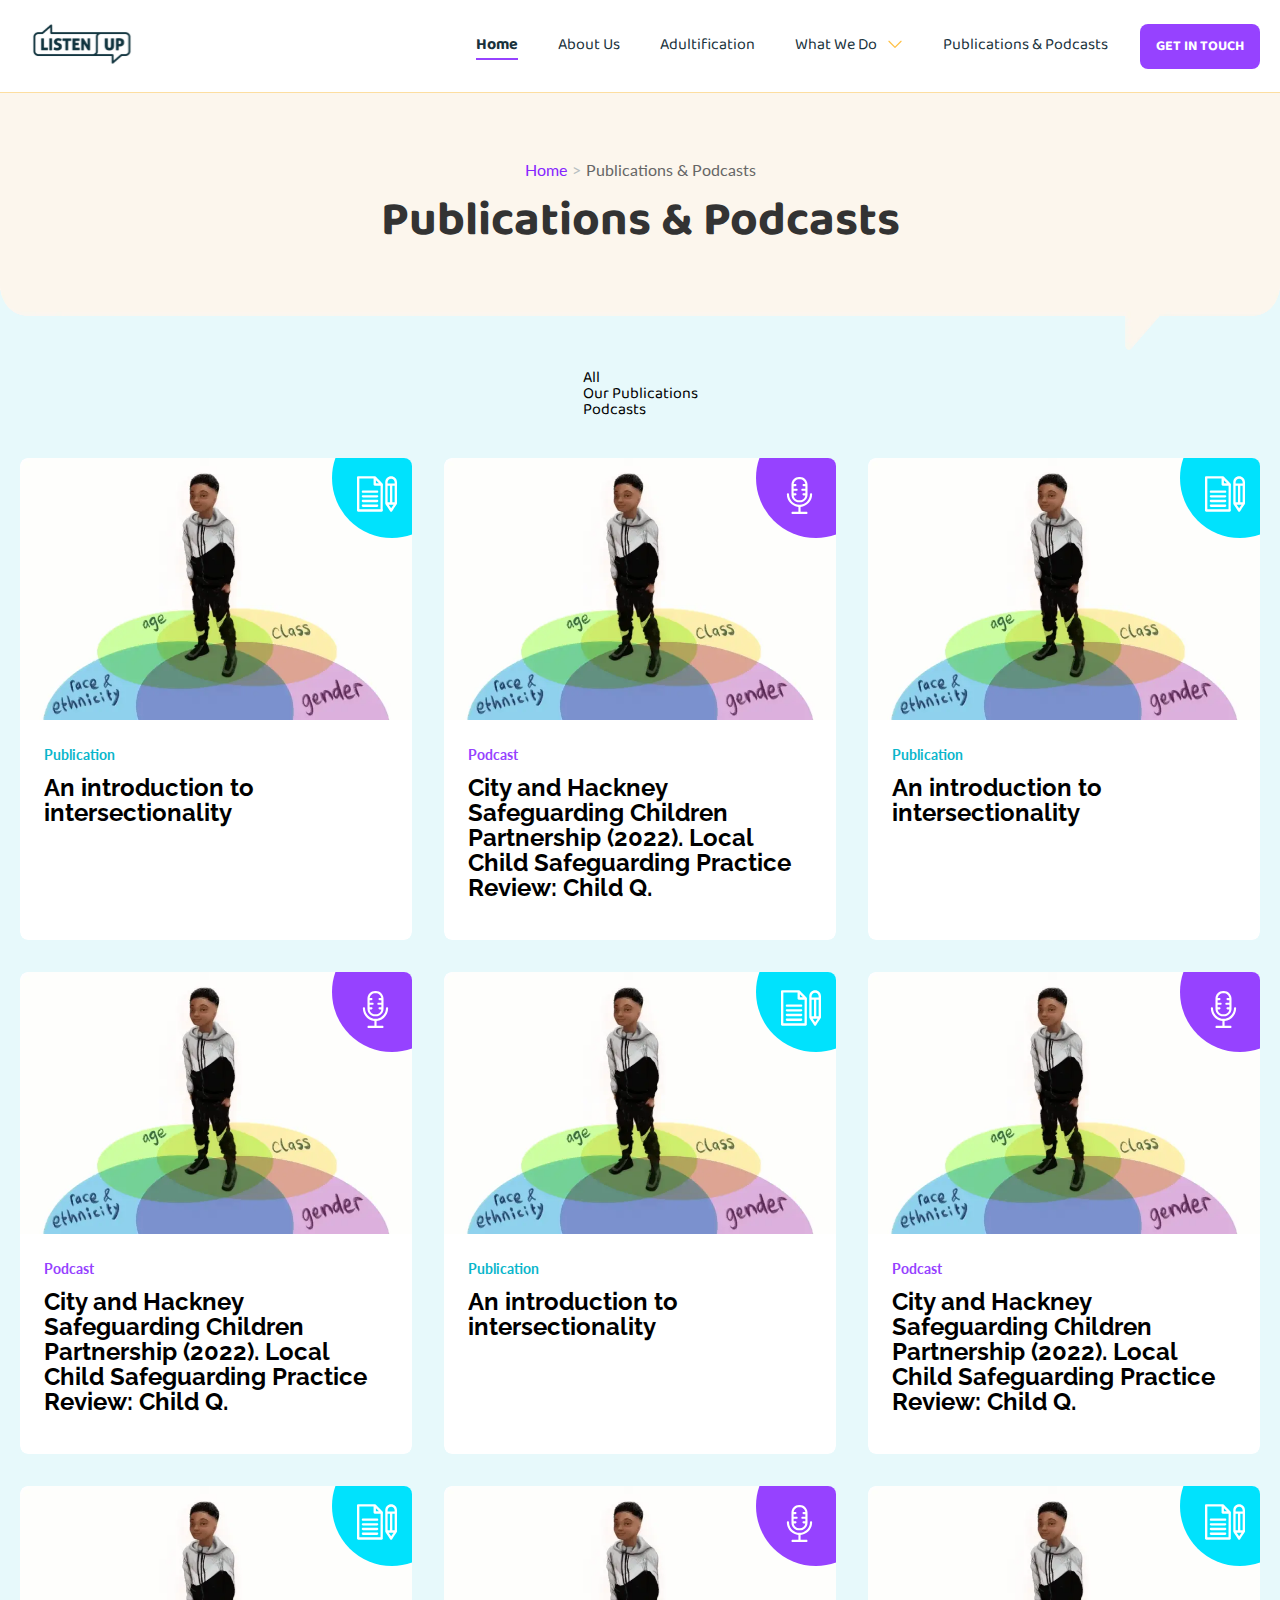
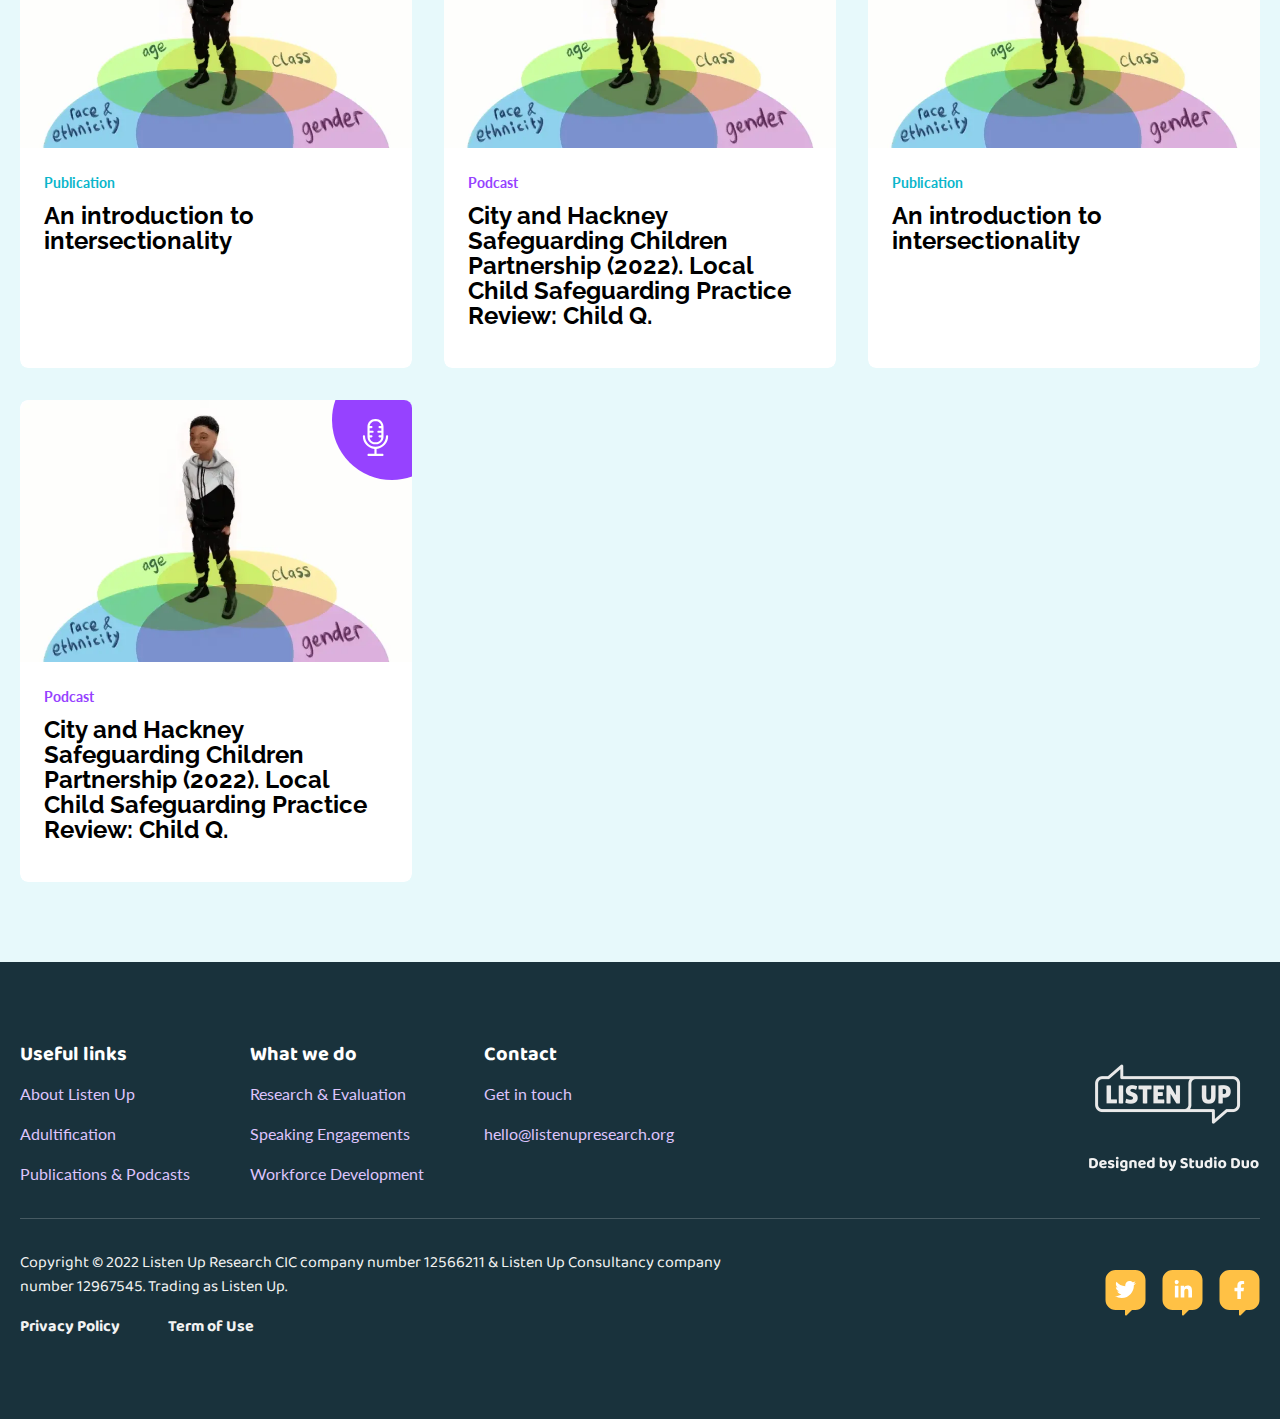
<file: publications-podcasts.html>
<!DOCTYPE html>
<html lang="en">

<head>
	<title>HomePage</title>
	<meta charset="UTF-8">
	<meta name="format-detection" content="telephone=no">
	<!-- <style>body{opacity: 0;}</style> -->
	<link rel="stylesheet" href="css/style.min.css?_v=20230803131735">
	<link rel="shortcut icon" href="favicon.ico">
	<!-- <meta name="robots" content="noindex, nofollow"> -->
	<meta name="viewport" content="width=device-width, initial-scale=1.0">
</head>

<body>
	<div class="wrapper">
		<header class="header">
			<div class="header__container">
				<div class="header__content">
					<a href="#" class="header__logo">
						<svg xmlns="http://www.w3.org/2000/svg" xmlns:xlink="http://www.w3.org/1999/xlink" width="124" height="56" viewBox="0 0 124 56" fill="none">
							<rect width="123.667" height="56" fill="url(#pattern0)" />
							<defs>
								<pattern id="pattern0" patternContentUnits="objectBoundingBox" width="1" height="1">
									<use xlink:href="#image0_3611_1699" transform="scale(0.00134771 0.00297619)" />
								</pattern>
								<image id="image0_3611_1699" width="742" height="336" xlink:href="[data-uri]" />
							</defs>
						</svg>
					</a>
					<div class="header__block">
						<div class="header__menu menu">

							<nav class="menu__body">
								<ul>
									<li>
										<a href="#" class="active">
											Home
										</a>
									</li>
									<li>
										<a href="#">
											About Us
										</a>
									</li>
									<li>
										<a href="#">
											Adultification
										</a>
									</li>
									<li class="sub-menu">

										<a href="#">
											What We Do
										</a>
										<i class="sub-menu__icon">
											<svg xmlns="http://www.w3.org/2000/svg" width="16" height="16" viewBox="0 0 16 16" fill="none">
												<path d="M14.4891 4.84566C14.2524 4.60704 13.8687 4.607 13.632 4.8457L8.00006 10.5247L2.36786 4.84566C2.13121 4.60704 1.74745 4.607 1.51077 4.8457C1.27408 5.08436 1.27408 5.47128 1.51077 5.70994L7.57154 11.821C7.68519 11.9357 7.83934 12 8.00006 12C8.16079 12 8.31497 11.9356 8.42859 11.821L14.489 5.70989C14.7258 5.47128 14.7258 5.08432 14.4891 4.84566Z" fill="#FFC145" />
											</svg>
										</i>

										<ul>
											<li>
												<a href="#">
													Research & Evaluation
												</a>
											</li>
											<li>
												<a href="#">
													Speaking Engagements
												</a>
											</li>
											<li>
												<a href="#">
													Workforce Development
												</a>
											</li>
										</ul>
									</li>
									<li>
										<a href="#">
											Publications & Podcasts
										</a>
									</li>
								</ul>
							</nav>
						</div>
						<div class="header__actions">
							<a href="#" class="header__button button button-purple button-xs">
								GET IN TOUCH
							</a>
							<button type="button" class="menu__icon icon-menu"><span></span></button>
						</div>
					</div>

				</div>
			</div>
		</header>
		<main class="page">
			<div class="page-header page-header-custom">
				<div class="page-header__container">
					<div class="page-header__content">
						<div class="page-header__breadcrumbs breadcrumbs">
							<nav aria-label="breadcrumb">
								<ul class="breadcrumb">
									<li class="breadcrumb-item"><a href="#">Home</a></li>
									<li class="breadcrumb-item active" aria-current="page">Publications & Podcasts</li>
								</ul>
							</nav>
						</div>
						<h1 class="title-center">
							Publications & Podcasts
						</h1>
					</div>
				</div>
			</div>
			<!-- /.page-header -->

			<section class="resources bg-blue">
				<div class="resources__container">

					<div class="resources__block filters-block">
						<div class="filters-block__filter">
							<ul>
								<li>
									<a href="#" class="active">
										All
									</a>
								</li>
								<li>
									<a href="#">
										Our Publications
									</a>
								</li>
								<li>
									<a href="#">
										Podcasts
									</a>
								</li>


							</ul>
						</div>
						<div class="filters-block__list">

							<article>
								<a href="#" class="item item--publication">
									<div class="item__body">
										<div class="item__header">
											<div class="item__icon-categories">
												<svg xmlns="http://www.w3.org/2000/svg" width="40" height="40" viewBox="0 0 40 40" fill="none">
													<g id="article 1" clip-path="url(#clip0_3366_2287)">
														<path id="Vector" d="M18.5651 2.60895C18.3472 2.39105 18.0524 2.26562 17.7362 2.26562H1.17218C0.524902 2.26562 0 2.79022 0 3.4375V36.4844C0 37.1316 0.524902 37.6562 1.17218 37.6562H24.6902C25.336 37.6562 25.8603 37.1338 25.8621 36.488C25.8621 36.4786 25.9402 10.4779 25.9402 10.4687C25.9402 10.159 25.82 9.87732 25.6238 9.66766C25.6036 9.6463 18.5858 2.62939 18.5651 2.60895ZM18.9084 6.26678L21.9388 9.29687H18.9084V6.26678ZM23.5217 35.3125H2.34405V4.60937H16.5643V10.4687C16.5643 11.116 17.0889 11.6406 17.7362 11.6406H23.5928L23.5217 35.3125Z" fill="white" />
														<path id="Vector_2" d="M4.7666 17.6562C4.7666 18.3035 5.2912 18.8281 5.93848 18.8281H20.0806C20.7279 18.8281 21.2528 18.3035 21.2528 17.6562C21.2528 17.009 20.7279 16.4844 20.0806 16.4844H5.93848C5.2912 16.4844 4.7666 17.009 4.7666 17.6562Z" fill="white" />
														<path id="Vector_3" d="M20.0806 21.1719H5.93848C5.2912 21.1719 4.7666 21.6965 4.7666 22.3437C4.7666 22.991 5.2912 23.5156 5.93848 23.5156H20.0806C20.7279 23.5156 21.2528 22.991 21.2528 22.3437C21.2528 21.6965 20.7279 21.1719 20.0806 21.1719Z" fill="white" />
														<path id="Vector_4" d="M20.0806 25.8594H5.93848C5.2912 25.8594 4.7666 26.384 4.7666 27.0312C4.7666 27.6785 5.2912 28.2031 5.93848 28.2031H20.0806C20.7279 28.2031 21.2528 27.6785 21.2528 27.0312C21.2528 26.384 20.7279 25.8594 20.0806 25.8594Z" fill="white" />
														<path id="Vector_5" d="M20.0806 30.5469H5.93848C5.2912 30.5469 4.7666 31.0715 4.7666 31.7187C4.7666 32.366 5.2912 32.8906 5.93848 32.8906H20.0806C20.7279 32.8906 21.2528 32.366 21.2528 31.7187C21.2528 31.0715 20.7279 30.5469 20.0806 30.5469Z" fill="white" />
														<path id="Vector_6" d="M34.1394 2.34375C30.9082 2.34375 28.2794 4.97223 28.2794 8.20312V29.4531C28.2794 29.9423 28.0756 29.5022 33.1644 37.1344C33.6267 37.828 34.6503 37.8308 35.1148 37.1344C40.1862 29.5279 39.9994 29.9472 39.9994 29.4531V8.20312C39.9994 4.97223 37.3706 2.34375 34.1394 2.34375ZM37.6554 28.2812H35.3116V11.7187H37.6554V28.2812ZM30.6235 28.2812V11.7187H32.9675V28.2812H30.6235ZM34.1394 4.6875C36.0782 4.6875 37.6554 6.26465 37.6554 8.20312V9.375H30.6235V8.20312C30.6235 6.26465 32.2006 4.6875 34.1394 4.6875ZM34.1394 34.3716L31.6413 30.625H36.6376L34.1394 34.3716Z" fill="white" />
													</g>
													<defs>
														<clipPath id="clip0_3366_2287">
															<rect width="40" height="40" fill="white" />
														</clipPath>
													</defs>
												</svg>
											</div>
											<div class="item__image"><picture><source srcset="img/resources/01.webp" type="image/webp"><img src="img/resources/01.png" alt="Image 01"></picture></div>
										</div>
										<div class="item__content">
											<span>
												Publication
											</span>
											<h5>
												An introduction to intersectionality
											</h5>
										</div>
									</div>
								</a>
							</article>

							<article>
								<a href="#" class="item item--podcast">
									<div class="item__body">
										<div class="item__header">
											<div class="item__icon-categories">
												<svg xmlns="http://www.w3.org/2000/svg" width="37" height="37" viewBox="0 0 37 37" fill="none">
													<g id="microphone 1">
														<g id="Group">
															<path id="Vector" d="M18.0664 25.3652H18.9336C23.1176 25.3652 26.5215 21.9613 26.5215 17.7773V7.66016C26.5215 3.4363 23.1176 0 18.9336 0H18.0664C13.8871 0 10.486 3.42886 10.4785 7.64628V17.7773C10.4785 21.9613 13.8824 25.3652 18.0664 25.3652ZM18.0664 2.16797H18.9336C21.7048 2.16797 23.9956 4.28694 24.3142 7.00977H22.5469C21.9482 7.00977 21.4629 7.4951 21.4629 8.09375C21.4629 8.6924 21.9482 9.17773 22.5469 9.17773H24.3535V11.6348H21.3906C20.792 11.6348 20.3066 12.1201 20.3066 12.7188C20.3066 13.3174 20.792 13.8027 21.3906 13.8027H24.3535V16.2598H22.5469C21.9482 16.2598 21.4629 16.7451 21.4629 17.3438C21.4629 17.9424 21.9482 18.4277 22.5469 18.4277H24.3131C23.9906 21.1106 21.7019 23.1973 18.9336 23.1973H18.0664C15.2981 23.1973 13.0094 21.1106 12.6869 18.4277H14.4531C15.0518 18.4277 15.5371 17.9424 15.5371 17.3438C15.5371 16.7451 15.0518 16.2598 14.4531 16.2598H12.6465V13.8027H15.6094C16.208 13.8027 16.6934 13.3174 16.6934 12.7188C16.6934 12.1201 16.208 11.6348 15.6094 11.6348H12.6465V9.17773H14.4531C15.0518 9.17773 15.5371 8.6924 15.5371 8.09375C15.5371 7.4951 15.0518 7.00977 14.4531 7.00977H12.6858C13.0044 4.28694 15.2952 2.16797 18.0664 2.16797Z" fill="white" />
															<path id="Vector_2" d="M31.1465 17.3438C31.1465 16.7451 30.6611 16.2598 30.0625 16.2598C29.4639 16.2598 28.9785 16.7451 28.9785 17.3438C28.9785 23.1216 24.2779 27.8223 18.5 27.8223C12.7221 27.8223 8.02148 23.1216 8.02148 17.3438C8.02148 16.7451 7.53615 16.2598 6.9375 16.2598C6.33885 16.2598 5.85352 16.7451 5.85352 17.3438C5.85352 23.9519 10.9483 29.3916 17.416 29.9433V34.832H11.5625C10.9639 34.832 10.4785 35.3174 10.4785 35.916C10.4785 36.5147 10.9639 37 11.5625 37H25.4375C26.0361 37 26.5215 36.5147 26.5215 35.916C26.5215 35.3174 26.0361 34.832 25.4375 34.832H19.584V29.9433C26.0517 29.3916 31.1465 23.9519 31.1465 17.3438Z" fill="white" />
														</g>
													</g>
												</svg>
											</div>
											<div class="item__image"><picture><source srcset="img/resources/01.webp" type="image/webp"><img src="img/resources/01.png" alt="Image 01"></picture></div>
										</div>
										<div class="item__content">
											<span>
												Podcast
											</span>
											<h5>
												City and Hackney Safeguarding Children Partnership (2022). Local Child Safeguarding Practice Review: Child Q.
											</h5>
										</div>
									</div>
								</a>
							</article>
							<article>
								<a href="#" class="item item--publication">
									<div class="item__body">
										<div class="item__header">
											<div class="item__icon-categories">
												<svg xmlns="http://www.w3.org/2000/svg" width="40" height="40" viewBox="0 0 40 40" fill="none">
													<g id="article 1" clip-path="url(#clip0_3366_2287)">
														<path id="Vector" d="M18.5651 2.60895C18.3472 2.39105 18.0524 2.26562 17.7362 2.26562H1.17218C0.524902 2.26562 0 2.79022 0 3.4375V36.4844C0 37.1316 0.524902 37.6562 1.17218 37.6562H24.6902C25.336 37.6562 25.8603 37.1338 25.8621 36.488C25.8621 36.4786 25.9402 10.4779 25.9402 10.4687C25.9402 10.159 25.82 9.87732 25.6238 9.66766C25.6036 9.6463 18.5858 2.62939 18.5651 2.60895ZM18.9084 6.26678L21.9388 9.29687H18.9084V6.26678ZM23.5217 35.3125H2.34405V4.60937H16.5643V10.4687C16.5643 11.116 17.0889 11.6406 17.7362 11.6406H23.5928L23.5217 35.3125Z" fill="white" />
														<path id="Vector_2" d="M4.7666 17.6562C4.7666 18.3035 5.2912 18.8281 5.93848 18.8281H20.0806C20.7279 18.8281 21.2528 18.3035 21.2528 17.6562C21.2528 17.009 20.7279 16.4844 20.0806 16.4844H5.93848C5.2912 16.4844 4.7666 17.009 4.7666 17.6562Z" fill="white" />
														<path id="Vector_3" d="M20.0806 21.1719H5.93848C5.2912 21.1719 4.7666 21.6965 4.7666 22.3437C4.7666 22.991 5.2912 23.5156 5.93848 23.5156H20.0806C20.7279 23.5156 21.2528 22.991 21.2528 22.3437C21.2528 21.6965 20.7279 21.1719 20.0806 21.1719Z" fill="white" />
														<path id="Vector_4" d="M20.0806 25.8594H5.93848C5.2912 25.8594 4.7666 26.384 4.7666 27.0312C4.7666 27.6785 5.2912 28.2031 5.93848 28.2031H20.0806C20.7279 28.2031 21.2528 27.6785 21.2528 27.0312C21.2528 26.384 20.7279 25.8594 20.0806 25.8594Z" fill="white" />
														<path id="Vector_5" d="M20.0806 30.5469H5.93848C5.2912 30.5469 4.7666 31.0715 4.7666 31.7187C4.7666 32.366 5.2912 32.8906 5.93848 32.8906H20.0806C20.7279 32.8906 21.2528 32.366 21.2528 31.7187C21.2528 31.0715 20.7279 30.5469 20.0806 30.5469Z" fill="white" />
														<path id="Vector_6" d="M34.1394 2.34375C30.9082 2.34375 28.2794 4.97223 28.2794 8.20312V29.4531C28.2794 29.9423 28.0756 29.5022 33.1644 37.1344C33.6267 37.828 34.6503 37.8308 35.1148 37.1344C40.1862 29.5279 39.9994 29.9472 39.9994 29.4531V8.20312C39.9994 4.97223 37.3706 2.34375 34.1394 2.34375ZM37.6554 28.2812H35.3116V11.7187H37.6554V28.2812ZM30.6235 28.2812V11.7187H32.9675V28.2812H30.6235ZM34.1394 4.6875C36.0782 4.6875 37.6554 6.26465 37.6554 8.20312V9.375H30.6235V8.20312C30.6235 6.26465 32.2006 4.6875 34.1394 4.6875ZM34.1394 34.3716L31.6413 30.625H36.6376L34.1394 34.3716Z" fill="white" />
													</g>
													<defs>
														<clipPath id="clip0_3366_2287">
															<rect width="40" height="40" fill="white" />
														</clipPath>
													</defs>
												</svg>
											</div>
											<div class="item__image"><picture><source srcset="img/resources/01.webp" type="image/webp"><img src="img/resources/01.png" alt="Image 01"></picture></div>
										</div>
										<div class="item__content">
											<span>
												Publication
											</span>
											<h5>
												An introduction to intersectionality
											</h5>
										</div>
									</div>
								</a>
							</article>

							<article>
								<a href="#" class="item item--podcast">
									<div class="item__body">
										<div class="item__header">
											<div class="item__icon-categories">
												<svg xmlns="http://www.w3.org/2000/svg" width="37" height="37" viewBox="0 0 37 37" fill="none">
													<g id="microphone 1">
														<g id="Group">
															<path id="Vector" d="M18.0664 25.3652H18.9336C23.1176 25.3652 26.5215 21.9613 26.5215 17.7773V7.66016C26.5215 3.4363 23.1176 0 18.9336 0H18.0664C13.8871 0 10.486 3.42886 10.4785 7.64628V17.7773C10.4785 21.9613 13.8824 25.3652 18.0664 25.3652ZM18.0664 2.16797H18.9336C21.7048 2.16797 23.9956 4.28694 24.3142 7.00977H22.5469C21.9482 7.00977 21.4629 7.4951 21.4629 8.09375C21.4629 8.6924 21.9482 9.17773 22.5469 9.17773H24.3535V11.6348H21.3906C20.792 11.6348 20.3066 12.1201 20.3066 12.7188C20.3066 13.3174 20.792 13.8027 21.3906 13.8027H24.3535V16.2598H22.5469C21.9482 16.2598 21.4629 16.7451 21.4629 17.3438C21.4629 17.9424 21.9482 18.4277 22.5469 18.4277H24.3131C23.9906 21.1106 21.7019 23.1973 18.9336 23.1973H18.0664C15.2981 23.1973 13.0094 21.1106 12.6869 18.4277H14.4531C15.0518 18.4277 15.5371 17.9424 15.5371 17.3438C15.5371 16.7451 15.0518 16.2598 14.4531 16.2598H12.6465V13.8027H15.6094C16.208 13.8027 16.6934 13.3174 16.6934 12.7188C16.6934 12.1201 16.208 11.6348 15.6094 11.6348H12.6465V9.17773H14.4531C15.0518 9.17773 15.5371 8.6924 15.5371 8.09375C15.5371 7.4951 15.0518 7.00977 14.4531 7.00977H12.6858C13.0044 4.28694 15.2952 2.16797 18.0664 2.16797Z" fill="white" />
															<path id="Vector_2" d="M31.1465 17.3438C31.1465 16.7451 30.6611 16.2598 30.0625 16.2598C29.4639 16.2598 28.9785 16.7451 28.9785 17.3438C28.9785 23.1216 24.2779 27.8223 18.5 27.8223C12.7221 27.8223 8.02148 23.1216 8.02148 17.3438C8.02148 16.7451 7.53615 16.2598 6.9375 16.2598C6.33885 16.2598 5.85352 16.7451 5.85352 17.3438C5.85352 23.9519 10.9483 29.3916 17.416 29.9433V34.832H11.5625C10.9639 34.832 10.4785 35.3174 10.4785 35.916C10.4785 36.5147 10.9639 37 11.5625 37H25.4375C26.0361 37 26.5215 36.5147 26.5215 35.916C26.5215 35.3174 26.0361 34.832 25.4375 34.832H19.584V29.9433C26.0517 29.3916 31.1465 23.9519 31.1465 17.3438Z" fill="white" />
														</g>
													</g>
												</svg>
											</div>
											<div class="item__image"><picture><source srcset="img/resources/01.webp" type="image/webp"><img src="img/resources/01.png" alt="Image 01"></picture></div>
										</div>
										<div class="item__content">
											<span>
												Podcast
											</span>
											<h5>
												City and Hackney Safeguarding Children Partnership (2022). Local Child Safeguarding Practice Review: Child Q.
											</h5>
										</div>
									</div>
								</a>
							</article>
							<article>
								<a href="#" class="item item--publication">
									<div class="item__body">
										<div class="item__header">
											<div class="item__icon-categories">
												<svg xmlns="http://www.w3.org/2000/svg" width="40" height="40" viewBox="0 0 40 40" fill="none">
													<g id="article 1" clip-path="url(#clip0_3366_2287)">
														<path id="Vector" d="M18.5651 2.60895C18.3472 2.39105 18.0524 2.26562 17.7362 2.26562H1.17218C0.524902 2.26562 0 2.79022 0 3.4375V36.4844C0 37.1316 0.524902 37.6562 1.17218 37.6562H24.6902C25.336 37.6562 25.8603 37.1338 25.8621 36.488C25.8621 36.4786 25.9402 10.4779 25.9402 10.4687C25.9402 10.159 25.82 9.87732 25.6238 9.66766C25.6036 9.6463 18.5858 2.62939 18.5651 2.60895ZM18.9084 6.26678L21.9388 9.29687H18.9084V6.26678ZM23.5217 35.3125H2.34405V4.60937H16.5643V10.4687C16.5643 11.116 17.0889 11.6406 17.7362 11.6406H23.5928L23.5217 35.3125Z" fill="white" />
														<path id="Vector_2" d="M4.7666 17.6562C4.7666 18.3035 5.2912 18.8281 5.93848 18.8281H20.0806C20.7279 18.8281 21.2528 18.3035 21.2528 17.6562C21.2528 17.009 20.7279 16.4844 20.0806 16.4844H5.93848C5.2912 16.4844 4.7666 17.009 4.7666 17.6562Z" fill="white" />
														<path id="Vector_3" d="M20.0806 21.1719H5.93848C5.2912 21.1719 4.7666 21.6965 4.7666 22.3437C4.7666 22.991 5.2912 23.5156 5.93848 23.5156H20.0806C20.7279 23.5156 21.2528 22.991 21.2528 22.3437C21.2528 21.6965 20.7279 21.1719 20.0806 21.1719Z" fill="white" />
														<path id="Vector_4" d="M20.0806 25.8594H5.93848C5.2912 25.8594 4.7666 26.384 4.7666 27.0312C4.7666 27.6785 5.2912 28.2031 5.93848 28.2031H20.0806C20.7279 28.2031 21.2528 27.6785 21.2528 27.0312C21.2528 26.384 20.7279 25.8594 20.0806 25.8594Z" fill="white" />
														<path id="Vector_5" d="M20.0806 30.5469H5.93848C5.2912 30.5469 4.7666 31.0715 4.7666 31.7187C4.7666 32.366 5.2912 32.8906 5.93848 32.8906H20.0806C20.7279 32.8906 21.2528 32.366 21.2528 31.7187C21.2528 31.0715 20.7279 30.5469 20.0806 30.5469Z" fill="white" />
														<path id="Vector_6" d="M34.1394 2.34375C30.9082 2.34375 28.2794 4.97223 28.2794 8.20312V29.4531C28.2794 29.9423 28.0756 29.5022 33.1644 37.1344C33.6267 37.828 34.6503 37.8308 35.1148 37.1344C40.1862 29.5279 39.9994 29.9472 39.9994 29.4531V8.20312C39.9994 4.97223 37.3706 2.34375 34.1394 2.34375ZM37.6554 28.2812H35.3116V11.7187H37.6554V28.2812ZM30.6235 28.2812V11.7187H32.9675V28.2812H30.6235ZM34.1394 4.6875C36.0782 4.6875 37.6554 6.26465 37.6554 8.20312V9.375H30.6235V8.20312C30.6235 6.26465 32.2006 4.6875 34.1394 4.6875ZM34.1394 34.3716L31.6413 30.625H36.6376L34.1394 34.3716Z" fill="white" />
													</g>
													<defs>
														<clipPath id="clip0_3366_2287">
															<rect width="40" height="40" fill="white" />
														</clipPath>
													</defs>
												</svg>
											</div>
											<div class="item__image"><picture><source srcset="img/resources/01.webp" type="image/webp"><img src="img/resources/01.png" alt="Image 01"></picture></div>
										</div>
										<div class="item__content">
											<span>
												Publication
											</span>
											<h5>
												An introduction to intersectionality
											</h5>
										</div>
									</div>
								</a>
							</article>

							<article>
								<a href="#" class="item item--podcast">
									<div class="item__body">
										<div class="item__header">
											<div class="item__icon-categories">
												<svg xmlns="http://www.w3.org/2000/svg" width="37" height="37" viewBox="0 0 37 37" fill="none">
													<g id="microphone 1">
														<g id="Group">
															<path id="Vector" d="M18.0664 25.3652H18.9336C23.1176 25.3652 26.5215 21.9613 26.5215 17.7773V7.66016C26.5215 3.4363 23.1176 0 18.9336 0H18.0664C13.8871 0 10.486 3.42886 10.4785 7.64628V17.7773C10.4785 21.9613 13.8824 25.3652 18.0664 25.3652ZM18.0664 2.16797H18.9336C21.7048 2.16797 23.9956 4.28694 24.3142 7.00977H22.5469C21.9482 7.00977 21.4629 7.4951 21.4629 8.09375C21.4629 8.6924 21.9482 9.17773 22.5469 9.17773H24.3535V11.6348H21.3906C20.792 11.6348 20.3066 12.1201 20.3066 12.7188C20.3066 13.3174 20.792 13.8027 21.3906 13.8027H24.3535V16.2598H22.5469C21.9482 16.2598 21.4629 16.7451 21.4629 17.3438C21.4629 17.9424 21.9482 18.4277 22.5469 18.4277H24.3131C23.9906 21.1106 21.7019 23.1973 18.9336 23.1973H18.0664C15.2981 23.1973 13.0094 21.1106 12.6869 18.4277H14.4531C15.0518 18.4277 15.5371 17.9424 15.5371 17.3438C15.5371 16.7451 15.0518 16.2598 14.4531 16.2598H12.6465V13.8027H15.6094C16.208 13.8027 16.6934 13.3174 16.6934 12.7188C16.6934 12.1201 16.208 11.6348 15.6094 11.6348H12.6465V9.17773H14.4531C15.0518 9.17773 15.5371 8.6924 15.5371 8.09375C15.5371 7.4951 15.0518 7.00977 14.4531 7.00977H12.6858C13.0044 4.28694 15.2952 2.16797 18.0664 2.16797Z" fill="white" />
															<path id="Vector_2" d="M31.1465 17.3438C31.1465 16.7451 30.6611 16.2598 30.0625 16.2598C29.4639 16.2598 28.9785 16.7451 28.9785 17.3438C28.9785 23.1216 24.2779 27.8223 18.5 27.8223C12.7221 27.8223 8.02148 23.1216 8.02148 17.3438C8.02148 16.7451 7.53615 16.2598 6.9375 16.2598C6.33885 16.2598 5.85352 16.7451 5.85352 17.3438C5.85352 23.9519 10.9483 29.3916 17.416 29.9433V34.832H11.5625C10.9639 34.832 10.4785 35.3174 10.4785 35.916C10.4785 36.5147 10.9639 37 11.5625 37H25.4375C26.0361 37 26.5215 36.5147 26.5215 35.916C26.5215 35.3174 26.0361 34.832 25.4375 34.832H19.584V29.9433C26.0517 29.3916 31.1465 23.9519 31.1465 17.3438Z" fill="white" />
														</g>
													</g>
												</svg>
											</div>
											<div class="item__image"><picture><source srcset="img/resources/01.webp" type="image/webp"><img src="img/resources/01.png" alt="Image 01"></picture></div>
										</div>
										<div class="item__content">
											<span>
												Podcast
											</span>
											<h5>
												City and Hackney Safeguarding Children Partnership (2022). Local Child Safeguarding Practice Review: Child Q.
											</h5>
										</div>
									</div>
								</a>
							</article>
							<article>
								<a href="#" class="item item--publication">
									<div class="item__body">
										<div class="item__header">
											<div class="item__icon-categories">
												<svg xmlns="http://www.w3.org/2000/svg" width="40" height="40" viewBox="0 0 40 40" fill="none">
													<g id="article 1" clip-path="url(#clip0_3366_2287)">
														<path id="Vector" d="M18.5651 2.60895C18.3472 2.39105 18.0524 2.26562 17.7362 2.26562H1.17218C0.524902 2.26562 0 2.79022 0 3.4375V36.4844C0 37.1316 0.524902 37.6562 1.17218 37.6562H24.6902C25.336 37.6562 25.8603 37.1338 25.8621 36.488C25.8621 36.4786 25.9402 10.4779 25.9402 10.4687C25.9402 10.159 25.82 9.87732 25.6238 9.66766C25.6036 9.6463 18.5858 2.62939 18.5651 2.60895ZM18.9084 6.26678L21.9388 9.29687H18.9084V6.26678ZM23.5217 35.3125H2.34405V4.60937H16.5643V10.4687C16.5643 11.116 17.0889 11.6406 17.7362 11.6406H23.5928L23.5217 35.3125Z" fill="white" />
														<path id="Vector_2" d="M4.7666 17.6562C4.7666 18.3035 5.2912 18.8281 5.93848 18.8281H20.0806C20.7279 18.8281 21.2528 18.3035 21.2528 17.6562C21.2528 17.009 20.7279 16.4844 20.0806 16.4844H5.93848C5.2912 16.4844 4.7666 17.009 4.7666 17.6562Z" fill="white" />
														<path id="Vector_3" d="M20.0806 21.1719H5.93848C5.2912 21.1719 4.7666 21.6965 4.7666 22.3437C4.7666 22.991 5.2912 23.5156 5.93848 23.5156H20.0806C20.7279 23.5156 21.2528 22.991 21.2528 22.3437C21.2528 21.6965 20.7279 21.1719 20.0806 21.1719Z" fill="white" />
														<path id="Vector_4" d="M20.0806 25.8594H5.93848C5.2912 25.8594 4.7666 26.384 4.7666 27.0312C4.7666 27.6785 5.2912 28.2031 5.93848 28.2031H20.0806C20.7279 28.2031 21.2528 27.6785 21.2528 27.0312C21.2528 26.384 20.7279 25.8594 20.0806 25.8594Z" fill="white" />
														<path id="Vector_5" d="M20.0806 30.5469H5.93848C5.2912 30.5469 4.7666 31.0715 4.7666 31.7187C4.7666 32.366 5.2912 32.8906 5.93848 32.8906H20.0806C20.7279 32.8906 21.2528 32.366 21.2528 31.7187C21.2528 31.0715 20.7279 30.5469 20.0806 30.5469Z" fill="white" />
														<path id="Vector_6" d="M34.1394 2.34375C30.9082 2.34375 28.2794 4.97223 28.2794 8.20312V29.4531C28.2794 29.9423 28.0756 29.5022 33.1644 37.1344C33.6267 37.828 34.6503 37.8308 35.1148 37.1344C40.1862 29.5279 39.9994 29.9472 39.9994 29.4531V8.20312C39.9994 4.97223 37.3706 2.34375 34.1394 2.34375ZM37.6554 28.2812H35.3116V11.7187H37.6554V28.2812ZM30.6235 28.2812V11.7187H32.9675V28.2812H30.6235ZM34.1394 4.6875C36.0782 4.6875 37.6554 6.26465 37.6554 8.20312V9.375H30.6235V8.20312C30.6235 6.26465 32.2006 4.6875 34.1394 4.6875ZM34.1394 34.3716L31.6413 30.625H36.6376L34.1394 34.3716Z" fill="white" />
													</g>
													<defs>
														<clipPath id="clip0_3366_2287">
															<rect width="40" height="40" fill="white" />
														</clipPath>
													</defs>
												</svg>
											</div>
											<div class="item__image"><picture><source srcset="img/resources/01.webp" type="image/webp"><img src="img/resources/01.png" alt="Image 01"></picture></div>
										</div>
										<div class="item__content">
											<span>
												Publication
											</span>
											<h5>
												An introduction to intersectionality
											</h5>
										</div>
									</div>
								</a>
							</article>

							<article>
								<a href="#" class="item item--podcast">
									<div class="item__body">
										<div class="item__header">
											<div class="item__icon-categories">
												<svg xmlns="http://www.w3.org/2000/svg" width="37" height="37" viewBox="0 0 37 37" fill="none">
													<g id="microphone 1">
														<g id="Group">
															<path id="Vector" d="M18.0664 25.3652H18.9336C23.1176 25.3652 26.5215 21.9613 26.5215 17.7773V7.66016C26.5215 3.4363 23.1176 0 18.9336 0H18.0664C13.8871 0 10.486 3.42886 10.4785 7.64628V17.7773C10.4785 21.9613 13.8824 25.3652 18.0664 25.3652ZM18.0664 2.16797H18.9336C21.7048 2.16797 23.9956 4.28694 24.3142 7.00977H22.5469C21.9482 7.00977 21.4629 7.4951 21.4629 8.09375C21.4629 8.6924 21.9482 9.17773 22.5469 9.17773H24.3535V11.6348H21.3906C20.792 11.6348 20.3066 12.1201 20.3066 12.7188C20.3066 13.3174 20.792 13.8027 21.3906 13.8027H24.3535V16.2598H22.5469C21.9482 16.2598 21.4629 16.7451 21.4629 17.3438C21.4629 17.9424 21.9482 18.4277 22.5469 18.4277H24.3131C23.9906 21.1106 21.7019 23.1973 18.9336 23.1973H18.0664C15.2981 23.1973 13.0094 21.1106 12.6869 18.4277H14.4531C15.0518 18.4277 15.5371 17.9424 15.5371 17.3438C15.5371 16.7451 15.0518 16.2598 14.4531 16.2598H12.6465V13.8027H15.6094C16.208 13.8027 16.6934 13.3174 16.6934 12.7188C16.6934 12.1201 16.208 11.6348 15.6094 11.6348H12.6465V9.17773H14.4531C15.0518 9.17773 15.5371 8.6924 15.5371 8.09375C15.5371 7.4951 15.0518 7.00977 14.4531 7.00977H12.6858C13.0044 4.28694 15.2952 2.16797 18.0664 2.16797Z" fill="white" />
															<path id="Vector_2" d="M31.1465 17.3438C31.1465 16.7451 30.6611 16.2598 30.0625 16.2598C29.4639 16.2598 28.9785 16.7451 28.9785 17.3438C28.9785 23.1216 24.2779 27.8223 18.5 27.8223C12.7221 27.8223 8.02148 23.1216 8.02148 17.3438C8.02148 16.7451 7.53615 16.2598 6.9375 16.2598C6.33885 16.2598 5.85352 16.7451 5.85352 17.3438C5.85352 23.9519 10.9483 29.3916 17.416 29.9433V34.832H11.5625C10.9639 34.832 10.4785 35.3174 10.4785 35.916C10.4785 36.5147 10.9639 37 11.5625 37H25.4375C26.0361 37 26.5215 36.5147 26.5215 35.916C26.5215 35.3174 26.0361 34.832 25.4375 34.832H19.584V29.9433C26.0517 29.3916 31.1465 23.9519 31.1465 17.3438Z" fill="white" />
														</g>
													</g>
												</svg>
											</div>
											<div class="item__image"><picture><source srcset="img/resources/01.webp" type="image/webp"><img src="img/resources/01.png" alt="Image 01"></picture></div>
										</div>
										<div class="item__content">
											<span>
												Podcast
											</span>
											<h5>
												City and Hackney Safeguarding Children Partnership (2022). Local Child Safeguarding Practice Review: Child Q.
											</h5>
										</div>
									</div>
								</a>
							</article>
							<article>
								<a href="#" class="item item--publication">
									<div class="item__body">
										<div class="item__header">
											<div class="item__icon-categories">
												<svg xmlns="http://www.w3.org/2000/svg" width="40" height="40" viewBox="0 0 40 40" fill="none">
													<g id="article 1" clip-path="url(#clip0_3366_2287)">
														<path id="Vector" d="M18.5651 2.60895C18.3472 2.39105 18.0524 2.26562 17.7362 2.26562H1.17218C0.524902 2.26562 0 2.79022 0 3.4375V36.4844C0 37.1316 0.524902 37.6562 1.17218 37.6562H24.6902C25.336 37.6562 25.8603 37.1338 25.8621 36.488C25.8621 36.4786 25.9402 10.4779 25.9402 10.4687C25.9402 10.159 25.82 9.87732 25.6238 9.66766C25.6036 9.6463 18.5858 2.62939 18.5651 2.60895ZM18.9084 6.26678L21.9388 9.29687H18.9084V6.26678ZM23.5217 35.3125H2.34405V4.60937H16.5643V10.4687C16.5643 11.116 17.0889 11.6406 17.7362 11.6406H23.5928L23.5217 35.3125Z" fill="white" />
														<path id="Vector_2" d="M4.7666 17.6562C4.7666 18.3035 5.2912 18.8281 5.93848 18.8281H20.0806C20.7279 18.8281 21.2528 18.3035 21.2528 17.6562C21.2528 17.009 20.7279 16.4844 20.0806 16.4844H5.93848C5.2912 16.4844 4.7666 17.009 4.7666 17.6562Z" fill="white" />
														<path id="Vector_3" d="M20.0806 21.1719H5.93848C5.2912 21.1719 4.7666 21.6965 4.7666 22.3437C4.7666 22.991 5.2912 23.5156 5.93848 23.5156H20.0806C20.7279 23.5156 21.2528 22.991 21.2528 22.3437C21.2528 21.6965 20.7279 21.1719 20.0806 21.1719Z" fill="white" />
														<path id="Vector_4" d="M20.0806 25.8594H5.93848C5.2912 25.8594 4.7666 26.384 4.7666 27.0312C4.7666 27.6785 5.2912 28.2031 5.93848 28.2031H20.0806C20.7279 28.2031 21.2528 27.6785 21.2528 27.0312C21.2528 26.384 20.7279 25.8594 20.0806 25.8594Z" fill="white" />
														<path id="Vector_5" d="M20.0806 30.5469H5.93848C5.2912 30.5469 4.7666 31.0715 4.7666 31.7187C4.7666 32.366 5.2912 32.8906 5.93848 32.8906H20.0806C20.7279 32.8906 21.2528 32.366 21.2528 31.7187C21.2528 31.0715 20.7279 30.5469 20.0806 30.5469Z" fill="white" />
														<path id="Vector_6" d="M34.1394 2.34375C30.9082 2.34375 28.2794 4.97223 28.2794 8.20312V29.4531C28.2794 29.9423 28.0756 29.5022 33.1644 37.1344C33.6267 37.828 34.6503 37.8308 35.1148 37.1344C40.1862 29.5279 39.9994 29.9472 39.9994 29.4531V8.20312C39.9994 4.97223 37.3706 2.34375 34.1394 2.34375ZM37.6554 28.2812H35.3116V11.7187H37.6554V28.2812ZM30.6235 28.2812V11.7187H32.9675V28.2812H30.6235ZM34.1394 4.6875C36.0782 4.6875 37.6554 6.26465 37.6554 8.20312V9.375H30.6235V8.20312C30.6235 6.26465 32.2006 4.6875 34.1394 4.6875ZM34.1394 34.3716L31.6413 30.625H36.6376L34.1394 34.3716Z" fill="white" />
													</g>
													<defs>
														<clipPath id="clip0_3366_2287">
															<rect width="40" height="40" fill="white" />
														</clipPath>
													</defs>
												</svg>
											</div>
											<div class="item__image"><picture><source srcset="img/resources/01.webp" type="image/webp"><img src="img/resources/01.png" alt="Image 01"></picture></div>
										</div>
										<div class="item__content">
											<span>
												Publication
											</span>
											<h5>
												An introduction to intersectionality
											</h5>
										</div>
									</div>
								</a>
							</article>

							<article>
								<a href="#" class="item item--podcast">
									<div class="item__body">
										<div class="item__header">
											<div class="item__icon-categories">
												<svg xmlns="http://www.w3.org/2000/svg" width="37" height="37" viewBox="0 0 37 37" fill="none">
													<g id="microphone 1">
														<g id="Group">
															<path id="Vector" d="M18.0664 25.3652H18.9336C23.1176 25.3652 26.5215 21.9613 26.5215 17.7773V7.66016C26.5215 3.4363 23.1176 0 18.9336 0H18.0664C13.8871 0 10.486 3.42886 10.4785 7.64628V17.7773C10.4785 21.9613 13.8824 25.3652 18.0664 25.3652ZM18.0664 2.16797H18.9336C21.7048 2.16797 23.9956 4.28694 24.3142 7.00977H22.5469C21.9482 7.00977 21.4629 7.4951 21.4629 8.09375C21.4629 8.6924 21.9482 9.17773 22.5469 9.17773H24.3535V11.6348H21.3906C20.792 11.6348 20.3066 12.1201 20.3066 12.7188C20.3066 13.3174 20.792 13.8027 21.3906 13.8027H24.3535V16.2598H22.5469C21.9482 16.2598 21.4629 16.7451 21.4629 17.3438C21.4629 17.9424 21.9482 18.4277 22.5469 18.4277H24.3131C23.9906 21.1106 21.7019 23.1973 18.9336 23.1973H18.0664C15.2981 23.1973 13.0094 21.1106 12.6869 18.4277H14.4531C15.0518 18.4277 15.5371 17.9424 15.5371 17.3438C15.5371 16.7451 15.0518 16.2598 14.4531 16.2598H12.6465V13.8027H15.6094C16.208 13.8027 16.6934 13.3174 16.6934 12.7188C16.6934 12.1201 16.208 11.6348 15.6094 11.6348H12.6465V9.17773H14.4531C15.0518 9.17773 15.5371 8.6924 15.5371 8.09375C15.5371 7.4951 15.0518 7.00977 14.4531 7.00977H12.6858C13.0044 4.28694 15.2952 2.16797 18.0664 2.16797Z" fill="white" />
															<path id="Vector_2" d="M31.1465 17.3438C31.1465 16.7451 30.6611 16.2598 30.0625 16.2598C29.4639 16.2598 28.9785 16.7451 28.9785 17.3438C28.9785 23.1216 24.2779 27.8223 18.5 27.8223C12.7221 27.8223 8.02148 23.1216 8.02148 17.3438C8.02148 16.7451 7.53615 16.2598 6.9375 16.2598C6.33885 16.2598 5.85352 16.7451 5.85352 17.3438C5.85352 23.9519 10.9483 29.3916 17.416 29.9433V34.832H11.5625C10.9639 34.832 10.4785 35.3174 10.4785 35.916C10.4785 36.5147 10.9639 37 11.5625 37H25.4375C26.0361 37 26.5215 36.5147 26.5215 35.916C26.5215 35.3174 26.0361 34.832 25.4375 34.832H19.584V29.9433C26.0517 29.3916 31.1465 23.9519 31.1465 17.3438Z" fill="white" />
														</g>
													</g>
												</svg>
											</div>
											<div class="item__image"><picture><source srcset="img/resources/01.webp" type="image/webp"><img src="img/resources/01.png" alt="Image 01"></picture></div>
										</div>
										<div class="item__content">
											<span>
												Podcast
											</span>
											<h5>
												City and Hackney Safeguarding Children Partnership (2022). Local Child Safeguarding Practice Review: Child Q.
											</h5>
										</div>
									</div>
								</a>
							</article>
						</div>
					</div>
				</div>
			</section>
			<!-- /.resources -->

		</main>
		<footer class="footer">
			<div class="footer__container">
				<div class="footer__content">
					<div class="footer__top">
						<div class="footer__columns">
							<div class="column">
								<h6>
									Useful links
								</h6>
								<ul>
									<li>
										<a href="#">
											About Listen Up
										</a>
									</li>
									<li>
										<a href="#">
											Adultification
										</a>
									</li>
									<li>
										<a href="#">
											Publications & Podcasts
										</a>
									</li>
								</ul>
							</div>
							<div class="column">
								<h6>
									What we do
								</h6>
								<ul>
									<li>
										<a href="#">
											Research & Evaluation
										</a>
									</li>
									<li>
										<a href="#">
											Speaking Engagements
										</a>
									</li>
									<li>
										<a href="#">
											Workforce Development
										</a>
									</li>
								</ul>
							</div>
							<div class="column">
								<h6>
									Contact
								</h6>
								<ul>
									<li>
										<a href="#">
											Get in touch
										</a>
									</li>
									<li>
										<a href="mailto:hello@listenupresearch.org">
											hello@listenupresearch.org
										</a>
									</li>
								</ul>
							</div>
						</div>
						<div class="footer__designed">
							<a href="#" class="footer__logo">
								<picture><source srcset="img/logo-footer.webp" type="image/webp"><img src="img/logo-footer.png" alt="Logo"></picture>
							</a>
						</div>
					</div>
					<div class="footer__bottom">
						<div class="footer__info">
							<div class="footer__copyright">
								Copyright © 2022 Listen Up Research CIC company number 12566211 & Listen Up Consultancy company number 12967545. Trading as Listen Up.
							</div>
							<div class="footer__links">
								<ul>
									<li>
										<a href="#">
											Privacy Policy
										</a>
									</li>
									<li>
										<a href="#">
											Term of Use
										</a>
									</li>
								</ul>
							</div>
						</div>
						<div class="footer__socials">
							<ul>
								<li>
									<a href="#">
										<svg xmlns="http://www.w3.org/2000/svg" width="41" height="46" viewBox="0 0 41 46" fill="none">
											<path fill-rule="evenodd" clip-rule="evenodd" d="M10.5 0C4.97715 0 0.5 4.47715 0.5 10V30C0.5 35.5228 4.97715 40 10.5 40H20V44.5858C20 45.4767 21.0771 45.9229 21.7071 45.2929L27 40H30.5C36.0228 40 40.5 35.5228 40.5 30V10C40.5 4.47715 36.0228 0 30.5 0H10.5Z" fill="#FFC145"></path>
											<path d="M28.8413 15.2228C28.8547 15.4093 28.8547 15.5959 28.8547 15.7824C28.8547 21.4721 24.5241 28.028 16.6091 28.028C14.1707 28.028 11.9055 27.3217 10 26.0959C10.3465 26.1358 10.6795 26.1492 11.0393 26.1492C13.0514 26.1492 14.9035 25.4696 16.3826 24.3104C14.4905 24.2704 12.9048 23.0312 12.3585 21.3256C12.625 21.3655 12.8915 21.3922 13.1713 21.3922C13.5577 21.3922 13.9442 21.3389 14.3039 21.2456C12.3319 20.8459 10.8528 19.1136 10.8528 17.0216V16.9684C11.4257 17.2882 12.092 17.488 12.7982 17.5147C11.6389 16.7418 10.8794 15.4227 10.8794 13.9303C10.8794 13.1308 11.0926 12.3979 11.4657 11.7583C13.5844 14.37 16.769 16.0755 20.34 16.2621C20.2734 15.9423 20.2334 15.6092 20.2334 15.2761C20.2334 12.9043 22.1522 10.9722 24.5374 10.9722C25.7766 10.9722 26.8959 11.4918 27.682 12.3313C28.6547 12.1448 29.5875 11.785 30.4136 11.292C30.0938 12.2914 29.4143 13.1308 28.5215 13.6638C29.3876 13.5705 30.2271 13.3306 30.9999 12.9976C30.4137 13.8503 29.6808 14.6098 28.8413 15.2228Z" fill="white"></path>
										</svg>
									</a>
								</li>
								<li>
									<a href="#">
										<svg xmlns="http://www.w3.org/2000/svg" width="41" height="46" viewBox="0 0 41 46" fill="none">
											<path fill-rule="evenodd" clip-rule="evenodd" d="M10.5 0C4.97715 0 0.5 4.47715 0.5 10V30C0.5 35.5228 4.97715 40 10.5 40H20V44.5858C20 45.4767 21.0771 45.9229 21.7071 45.2929L27 40H30.5C36.0228 40 40.5 35.5228 40.5 30V10C40.5 4.47715 36.0228 0 30.5 0H10.5Z" fill="#FFC145"></path>
											<g clip-path="url(#clip0_3046_1917)">
												<path d="M16.4172 27.5001H12.7891V15.8165H16.4172V27.5001ZM14.6012 14.2228C13.441 14.2228 12.5 13.2618 12.5 12.1017C12.5 11.5444 12.7214 11.01 13.1154 10.6159C13.5095 10.2219 14.0439 10.0005 14.6012 10.0005C15.1584 10.0005 15.6929 10.2219 16.0869 10.6159C16.481 11.01 16.7023 11.5444 16.7023 12.1017C16.7023 13.2618 15.7609 14.2228 14.6012 14.2228ZM29.9961 27.5001H26.3758V21.8126C26.3758 20.4571 26.3484 18.7188 24.4895 18.7188C22.6031 18.7188 22.3141 20.1915 22.3141 21.7149V27.5001H18.6898V15.8165H22.1695V17.4103H22.2203C22.7047 16.4923 23.8879 15.5235 25.6531 15.5235C29.325 15.5235 30 17.9415 30 21.0821V27.5001H29.9961Z" fill="white"></path>
											</g>
											<defs>
												<clipPath id="clip0_3046_1917">
													<rect width="17.5" height="20" fill="white" transform="translate(12.5 10)"></rect>
												</clipPath>
											</defs>
										</svg>
									</a>
								</li>
								<li>
									<a href="#">
										<svg xmlns="http://www.w3.org/2000/svg" width="41" height="46" viewBox="0 0 41 46" fill="none">
											<path fill-rule="evenodd" clip-rule="evenodd" d="M10.5 0C4.97715 0 0.5 4.47715 0.5 10V30C0.5 35.5228 4.97715 40 10.5 40H20V44.5858C20 45.4767 21.0771 45.9229 21.7071 45.2929L27 40H30.5C36.0228 40 40.5 35.5228 40.5 30V10C40.5 4.47715 36.0228 0 30.5 0H10.5Z" fill="#FFC145"></path>
											<path d="M24.5088 21.125L25.0087 17.8674H21.883V15.7535C21.883 14.8623 22.3196 13.9936 23.7195 13.9936H25.1405V11.2201C25.1405 11.2201 23.851 11 22.6181 11C20.0439 11 18.3614 12.5602 18.3614 15.3847V17.8674H15.5V21.125H18.3614V29H21.883V21.125H24.5088Z" fill="white"></path>
										</svg>
									</a>
								</li>
							</ul>
						</div>
					</div>
				</div>
			</div>
		</footer>
		<div id="popup" aria-hidden="true" class="popup">
			<div class="popup__wrapper">
				<div class="popup__content">
					<button data-close type="button" class="popup__close">Закрити</button>
					<div class="popup__text">
						Text
					</div>
				</div>
			</div>
		</div>

		<div id="popupVideoAbout" aria-hidden="true" class="popup-video">
			<div class="popup__wrapper">
				<div class="popup__content">
					<button data-close type="button" class="popup__close"><svg xmlns="http://www.w3.org/2000/svg" viewBox="0 0 24 24" width="24px" height="24px">
							<path d="M 4.9902344 3.9902344 A 1.0001 1.0001 0 0 0 4.2929688 5.7070312 L 10.585938 12 L 4.2929688 18.292969 A 1.0001 1.0001 0 1 0 5.7070312 19.707031 L 12 13.414062 L 18.292969 19.707031 A 1.0001 1.0001 0 1 0 19.707031 18.292969 L 13.414062 12 L 19.707031 5.7070312 A 1.0001 1.0001 0 0 0 18.980469 3.9902344 A 1.0001 1.0001 0 0 0 18.292969 4.2929688 L 12 10.585938 L 5.7070312 4.2929688 A 1.0001 1.0001 0 0 0 4.9902344 3.9902344 z" />
						</svg></button>
					<div data-youtube-place class="popup__text">

					</div>
				</div>
			</div>
		</div>
	</div>
	<script src="js/app.min.js?_v=20230803131735"></script>
</body>

</html>
</file>
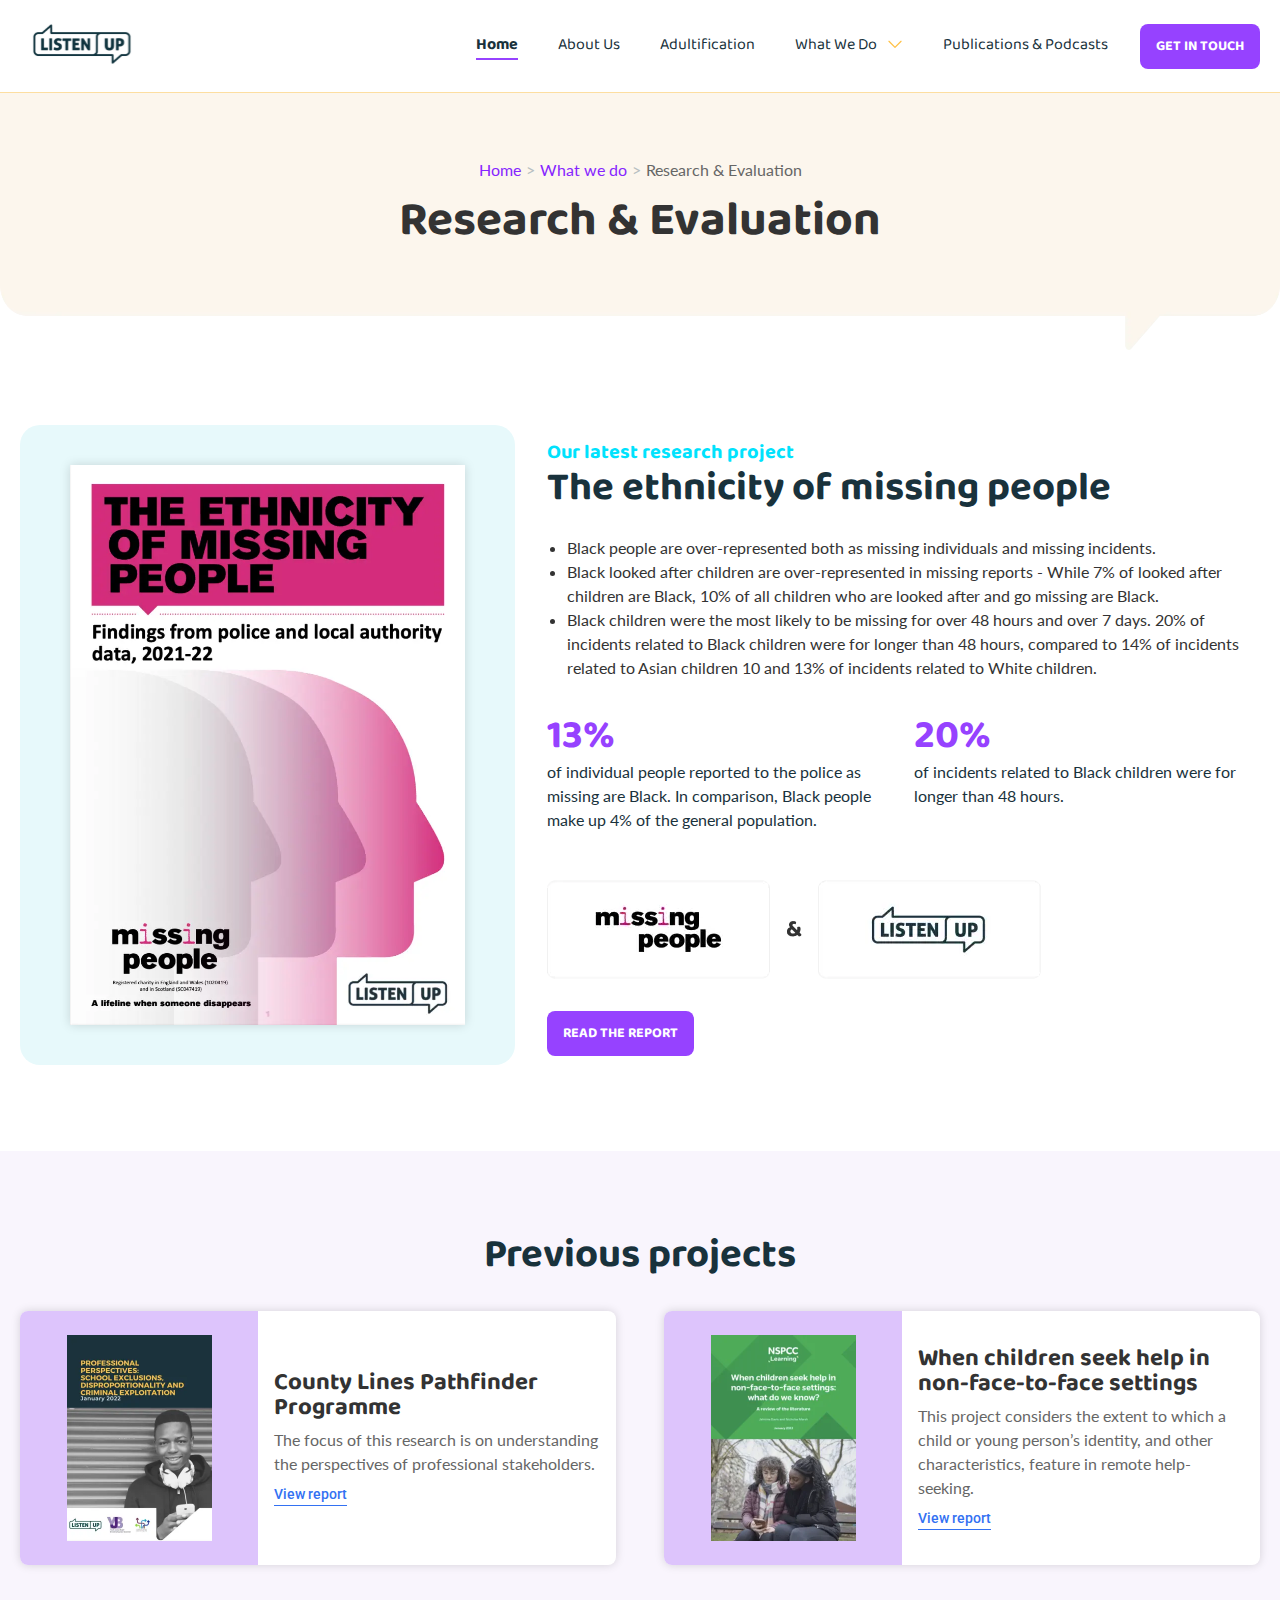
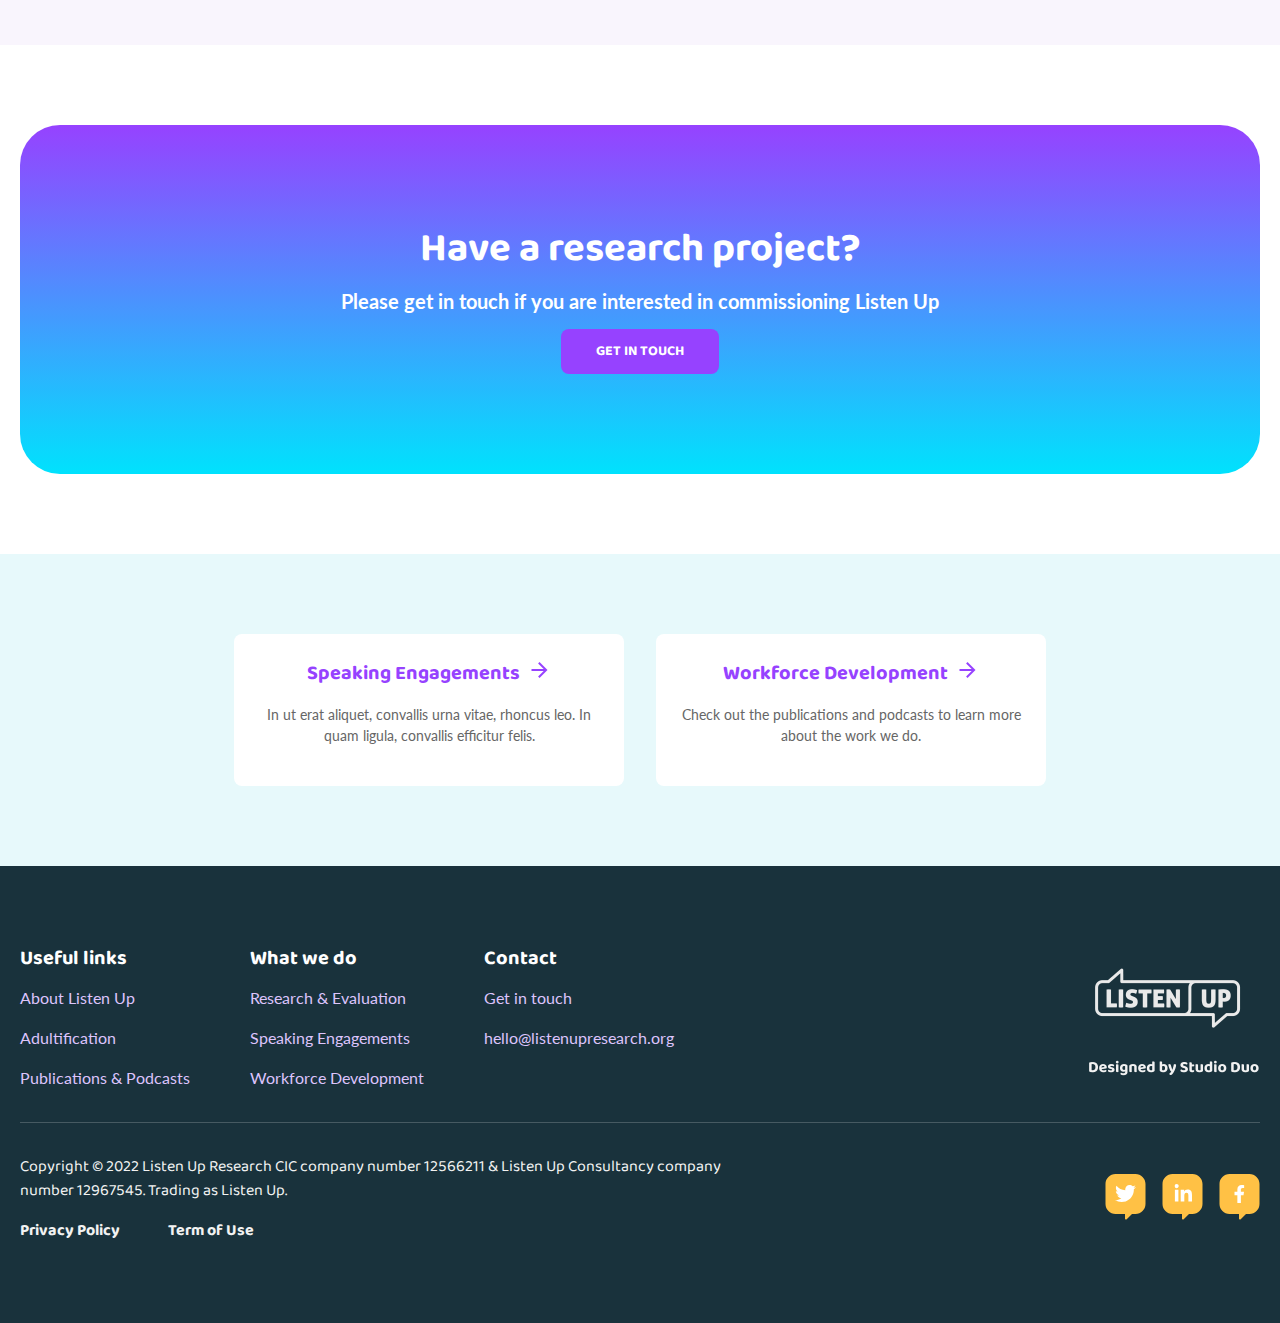
<file: research.html>
<!DOCTYPE html>
<html lang="en">

<head>
	<title>HomePage</title>
	<meta charset="UTF-8">
	<meta name="format-detection" content="telephone=no">
	<!-- <style>body{opacity: 0;}</style> -->
	<link rel="stylesheet" href="css/style.min.css?_v=20230803131735">
	<link rel="shortcut icon" href="favicon.ico">
	<!-- <meta name="robots" content="noindex, nofollow"> -->
	<meta name="viewport" content="width=device-width, initial-scale=1.0">
</head>

<body>
	<div class="wrapper">
		<header class="header">
			<div class="header__container">
				<div class="header__content">
					<a href="#" class="header__logo">
						<svg xmlns="http://www.w3.org/2000/svg" xmlns:xlink="http://www.w3.org/1999/xlink" width="124" height="56" viewBox="0 0 124 56" fill="none">
							<rect width="123.667" height="56" fill="url(#pattern0)" />
							<defs>
								<pattern id="pattern0" patternContentUnits="objectBoundingBox" width="1" height="1">
									<use xlink:href="#image0_3611_1699" transform="scale(0.00134771 0.00297619)" />
								</pattern>
								<image id="image0_3611_1699" width="742" height="336" xlink:href="[data-uri]" />
							</defs>
						</svg>
					</a>
					<div class="header__block">
						<div class="header__menu menu">

							<nav class="menu__body">
								<ul>
									<li>
										<a href="#" class="active">
											Home
										</a>
									</li>
									<li>
										<a href="#">
											About Us
										</a>
									</li>
									<li>
										<a href="#">
											Adultification
										</a>
									</li>
									<li class="sub-menu">

										<a href="#">
											What We Do
										</a>
										<i class="sub-menu__icon">
											<svg xmlns="http://www.w3.org/2000/svg" width="16" height="16" viewBox="0 0 16 16" fill="none">
												<path d="M14.4891 4.84566C14.2524 4.60704 13.8687 4.607 13.632 4.8457L8.00006 10.5247L2.36786 4.84566C2.13121 4.60704 1.74745 4.607 1.51077 4.8457C1.27408 5.08436 1.27408 5.47128 1.51077 5.70994L7.57154 11.821C7.68519 11.9357 7.83934 12 8.00006 12C8.16079 12 8.31497 11.9356 8.42859 11.821L14.489 5.70989C14.7258 5.47128 14.7258 5.08432 14.4891 4.84566Z" fill="#FFC145" />
											</svg>
										</i>

										<ul>
											<li>
												<a href="#">
													Research & Evaluation
												</a>
											</li>
											<li>
												<a href="#">
													Speaking Engagements
												</a>
											</li>
											<li>
												<a href="#">
													Workforce Development
												</a>
											</li>
										</ul>
									</li>
									<li>
										<a href="#">
											Publications & Podcasts
										</a>
									</li>
								</ul>
							</nav>
						</div>
						<div class="header__actions">
							<a href="#" class="header__button button button-purple button-xs">
								GET IN TOUCH
							</a>
							<button type="button" class="menu__icon icon-menu"><span></span></button>
						</div>
					</div>

				</div>
			</div>
		</header>
		<main class="page">
			<div class="page-header">
				<div class="page-header__container">
					<div class="page-header__content">
						<div class="page-header__breadcrumbs breadcrumbs">
							<nav aria-label="breadcrumb">
								<ul class="breadcrumb">
									<li class="breadcrumb-item"><a href="#">Home</a></li>
									<li class="breadcrumb-item"><a href="#">What we do</a></li>
									<li class="breadcrumb-item active" aria-current="page">Research & Evaluation</li>
								</ul>
							</nav>
						</div>
						<h1 class="title-center">
							Research & Evaluation
						</h1>
					</div>
				</div>
			</div>
			<!-- /.page-header -->
			<section class="last-project">
				<div class="last-project__container">
					<div class="last-project__content">
						<div class="last-project__preview">
							<picture><source srcset="img/research/3.webp" type="image/webp"><img src="img/research/3.jpg" alt="01"></picture>
						</div>
						<div class="last-project__info">
							<div class="last-project__header">
								<span>Our latest research project</span>
								<h2>The ethnicity of missing people</h2>
							</div>
							<div class="last-project__list">
								<ul>
									<li>
										Black people are over-represented both as missing individuals and missing incidents.
									</li>
									<li>
										Black looked after children are over-represented in missing reports - While 7% of looked after children are Black, 10% of all children who are looked after and go missing are Black.
									</li>
									<li>
										Black children were the most likely to be missing for over 48 hours and over 7 days. 20% of incidents related to Black children were for longer than 48 hours, compared to 14% of incidents related to Asian children 10 and 13% of incidents related to White children.
									</li>
								</ul>
							</div>
							<div class="last-project__percentages">
								<ul>
									<li>
										<span>
											13%
										</span>
										<p class="text-02">
											of individual people reported to the police as missing are Black. In comparison, Black people make up 4% of the general population.
										</p>
									</li>
									<li>
										<span>
											20%
										</span>
										<p class="text-02">
											of incidents related to Black children were for longer than 48 hours.
										</p>
									</li>
								</ul>
							</div>
							<div class="last-project__author">
								<picture><source srcset="img/research/author.webp" type="image/webp"><img src="img/research/author.png" alt="01"></picture>
							</div>
							<a href="#" class="button button-xs button-purple">READ THE REPORT</a>
						</div>
					</div>
				</div>
			</section>
			<!-- /.last-project -->
			<section class="previous-projects bg-purple section-padding--s">
				<div class="previous-projects__container">
					<div class="previous-projects__content">
						<h2 class="title-center">
							Previous projects
						</h2>
						<div class="previous-projects__list">
							<div class="previous-projects__project project">
								<div class="project__body">
									<div class="project__preview">
										<picture><source srcset="img/previous-project/01.webp" type="image/webp"><img src="img/previous-project/01.jpg" alt="01"></picture>
									</div>
									<div class="project__info">
										<h6>
											County Lines Pathfinder Programme
										</h6>
										<p>
											The focus of this research is on understanding the perspectives of professional stakeholders.
										</p>
										<a href="#" class="link-blue">
											View report
										</a>
									</div>
								</div>
							</div>
							<div class="previous-projects__project project">
								<div class="project__body">
									<div class="project__preview">
										<picture><source srcset="img/previous-project/02.webp" type="image/webp"><img src="img/previous-project/02.jpg" alt="01"></picture>
									</div>
									<div class="project__info">
										<h6>
											When children seek help in non-face-to-face settings
										</h6>
										<p>
											This project considers the extent to which a child or young person’s identity, and other characteristics, feature in remote help-seeking.
										</p>
										<a href="#" class="link-blue">
											View report
										</a>
									</div>
								</div>
							</div>
						</div>
					</div>
				</div>
			</section>
			<!-- /.previous-projects -->
			<section class="section-gradient section-padding--s">
				<div class="section-gradient__container">
					<div class="section-gradient__content section-padding">
						<div class="section-gradient__body">
							<h2 class="title-white">
								Have a research project?
							</h2>
							<p>
								Please get in touch if you are interested in commissioning Listen Up
							</p>
							<a href="#" class="header__button button button-purple button-xs">
								GET IN TOUCH
							</a>
						</div>
					</div>
				</div>
			</section>
			<!-- /.section-gradient -->
			<section class="footer-last">
				<div class="footer-last__container">
					<div class="footer-last__content">
						<ul>
							<li>
								<a href="#" class="item">
									<div class="item__body">
										<div class="item__title">
											Speaking Engagements <i>
												<svg xmlns="http://www.w3.org/2000/svg" width="25" height="24" viewBox="0 0 25 24" fill="none">
													<g id="Navigation / ">
														<g id="Outlined / Navigation / arrow_forward">
															<path id="ð¹ Icon Color" fill-rule="evenodd" clip-rule="evenodd" d="M12.5 4L11.09 5.41L16.67 11H4.5V13H16.67L11.09 18.59L12.5 20L20.5 12L12.5 4Z" fill="#9642FF" />
														</g>
													</g>
												</svg>
											</i>
										</div>
										<div class="item__text">
											<p>
												In ut erat aliquet, convallis urna vitae, rhoncus leo. In quam ligula, convallis efficitur felis.
											</p>
										</div>
									</div>
								</a>
							</li>
							<li>
								<a href="#" class="item">
									<div class="item__body">
										<div class="item__title">
											Workforce Development<i>
												<svg xmlns="http://www.w3.org/2000/svg" width="25" height="24" viewBox="0 0 25 24" fill="none">
													<g id="Navigation / ">
														<g id="Outlined / Navigation / arrow_forward">
															<path id="ð¹ Icon Color" fill-rule="evenodd" clip-rule="evenodd" d="M12.5 4L11.09 5.41L16.67 11H4.5V13H16.67L11.09 18.59L12.5 20L20.5 12L12.5 4Z" fill="#9642FF" />
														</g>
													</g>
												</svg>
											</i>
										</div>
										<div class="item__text">
											<p>
												Check out the publications and podcasts to learn more about the work we do.
											</p>
										</div>
									</div>
								</a>
							</li>
						</ul>
					</div>
				</div>
			</section>
			<!-- /.footer-last -->
		</main>
		<footer class="footer">
			<div class="footer__container">
				<div class="footer__content">
					<div class="footer__top">
						<div class="footer__columns">
							<div class="column">
								<h6>
									Useful links
								</h6>
								<ul>
									<li>
										<a href="#">
											About Listen Up
										</a>
									</li>
									<li>
										<a href="#">
											Adultification
										</a>
									</li>
									<li>
										<a href="#">
											Publications & Podcasts
										</a>
									</li>
								</ul>
							</div>
							<div class="column">
								<h6>
									What we do
								</h6>
								<ul>
									<li>
										<a href="#">
											Research & Evaluation
										</a>
									</li>
									<li>
										<a href="#">
											Speaking Engagements
										</a>
									</li>
									<li>
										<a href="#">
											Workforce Development
										</a>
									</li>
								</ul>
							</div>
							<div class="column">
								<h6>
									Contact
								</h6>
								<ul>
									<li>
										<a href="#">
											Get in touch
										</a>
									</li>
									<li>
										<a href="mailto:hello@listenupresearch.org">
											hello@listenupresearch.org
										</a>
									</li>
								</ul>
							</div>
						</div>
						<div class="footer__designed">
							<a href="#" class="footer__logo">
								<picture><source srcset="img/logo-footer.webp" type="image/webp"><img src="img/logo-footer.png" alt="Logo"></picture>
							</a>
						</div>
					</div>
					<div class="footer__bottom">
						<div class="footer__info">
							<div class="footer__copyright">
								Copyright © 2022 Listen Up Research CIC company number 12566211 & Listen Up Consultancy company number 12967545. Trading as Listen Up.
							</div>
							<div class="footer__links">
								<ul>
									<li>
										<a href="#">
											Privacy Policy
										</a>
									</li>
									<li>
										<a href="#">
											Term of Use
										</a>
									</li>
								</ul>
							</div>
						</div>
						<div class="footer__socials">
							<ul>
								<li>
									<a href="#">
										<svg xmlns="http://www.w3.org/2000/svg" width="41" height="46" viewBox="0 0 41 46" fill="none">
											<path fill-rule="evenodd" clip-rule="evenodd" d="M10.5 0C4.97715 0 0.5 4.47715 0.5 10V30C0.5 35.5228 4.97715 40 10.5 40H20V44.5858C20 45.4767 21.0771 45.9229 21.7071 45.2929L27 40H30.5C36.0228 40 40.5 35.5228 40.5 30V10C40.5 4.47715 36.0228 0 30.5 0H10.5Z" fill="#FFC145"></path>
											<path d="M28.8413 15.2228C28.8547 15.4093 28.8547 15.5959 28.8547 15.7824C28.8547 21.4721 24.5241 28.028 16.6091 28.028C14.1707 28.028 11.9055 27.3217 10 26.0959C10.3465 26.1358 10.6795 26.1492 11.0393 26.1492C13.0514 26.1492 14.9035 25.4696 16.3826 24.3104C14.4905 24.2704 12.9048 23.0312 12.3585 21.3256C12.625 21.3655 12.8915 21.3922 13.1713 21.3922C13.5577 21.3922 13.9442 21.3389 14.3039 21.2456C12.3319 20.8459 10.8528 19.1136 10.8528 17.0216V16.9684C11.4257 17.2882 12.092 17.488 12.7982 17.5147C11.6389 16.7418 10.8794 15.4227 10.8794 13.9303C10.8794 13.1308 11.0926 12.3979 11.4657 11.7583C13.5844 14.37 16.769 16.0755 20.34 16.2621C20.2734 15.9423 20.2334 15.6092 20.2334 15.2761C20.2334 12.9043 22.1522 10.9722 24.5374 10.9722C25.7766 10.9722 26.8959 11.4918 27.682 12.3313C28.6547 12.1448 29.5875 11.785 30.4136 11.292C30.0938 12.2914 29.4143 13.1308 28.5215 13.6638C29.3876 13.5705 30.2271 13.3306 30.9999 12.9976C30.4137 13.8503 29.6808 14.6098 28.8413 15.2228Z" fill="white"></path>
										</svg>
									</a>
								</li>
								<li>
									<a href="#">
										<svg xmlns="http://www.w3.org/2000/svg" width="41" height="46" viewBox="0 0 41 46" fill="none">
											<path fill-rule="evenodd" clip-rule="evenodd" d="M10.5 0C4.97715 0 0.5 4.47715 0.5 10V30C0.5 35.5228 4.97715 40 10.5 40H20V44.5858C20 45.4767 21.0771 45.9229 21.7071 45.2929L27 40H30.5C36.0228 40 40.5 35.5228 40.5 30V10C40.5 4.47715 36.0228 0 30.5 0H10.5Z" fill="#FFC145"></path>
											<g clip-path="url(#clip0_3046_1917)">
												<path d="M16.4172 27.5001H12.7891V15.8165H16.4172V27.5001ZM14.6012 14.2228C13.441 14.2228 12.5 13.2618 12.5 12.1017C12.5 11.5444 12.7214 11.01 13.1154 10.6159C13.5095 10.2219 14.0439 10.0005 14.6012 10.0005C15.1584 10.0005 15.6929 10.2219 16.0869 10.6159C16.481 11.01 16.7023 11.5444 16.7023 12.1017C16.7023 13.2618 15.7609 14.2228 14.6012 14.2228ZM29.9961 27.5001H26.3758V21.8126C26.3758 20.4571 26.3484 18.7188 24.4895 18.7188C22.6031 18.7188 22.3141 20.1915 22.3141 21.7149V27.5001H18.6898V15.8165H22.1695V17.4103H22.2203C22.7047 16.4923 23.8879 15.5235 25.6531 15.5235C29.325 15.5235 30 17.9415 30 21.0821V27.5001H29.9961Z" fill="white"></path>
											</g>
											<defs>
												<clipPath id="clip0_3046_1917">
													<rect width="17.5" height="20" fill="white" transform="translate(12.5 10)"></rect>
												</clipPath>
											</defs>
										</svg>
									</a>
								</li>
								<li>
									<a href="#">
										<svg xmlns="http://www.w3.org/2000/svg" width="41" height="46" viewBox="0 0 41 46" fill="none">
											<path fill-rule="evenodd" clip-rule="evenodd" d="M10.5 0C4.97715 0 0.5 4.47715 0.5 10V30C0.5 35.5228 4.97715 40 10.5 40H20V44.5858C20 45.4767 21.0771 45.9229 21.7071 45.2929L27 40H30.5C36.0228 40 40.5 35.5228 40.5 30V10C40.5 4.47715 36.0228 0 30.5 0H10.5Z" fill="#FFC145"></path>
											<path d="M24.5088 21.125L25.0087 17.8674H21.883V15.7535C21.883 14.8623 22.3196 13.9936 23.7195 13.9936H25.1405V11.2201C25.1405 11.2201 23.851 11 22.6181 11C20.0439 11 18.3614 12.5602 18.3614 15.3847V17.8674H15.5V21.125H18.3614V29H21.883V21.125H24.5088Z" fill="white"></path>
										</svg>
									</a>
								</li>
							</ul>
						</div>
					</div>
				</div>
			</div>
		</footer>
		<div id="popup" aria-hidden="true" class="popup">
			<div class="popup__wrapper">
				<div class="popup__content">
					<button data-close type="button" class="popup__close">Закрити</button>
					<div class="popup__text">
						Text
					</div>
				</div>
			</div>
		</div>

		<div id="popupVideoAbout" aria-hidden="true" class="popup-video">
			<div class="popup__wrapper">
				<div class="popup__content">
					<button data-close type="button" class="popup__close"><svg xmlns="http://www.w3.org/2000/svg" viewBox="0 0 24 24" width="24px" height="24px">
							<path d="M 4.9902344 3.9902344 A 1.0001 1.0001 0 0 0 4.2929688 5.7070312 L 10.585938 12 L 4.2929688 18.292969 A 1.0001 1.0001 0 1 0 5.7070312 19.707031 L 12 13.414062 L 18.292969 19.707031 A 1.0001 1.0001 0 1 0 19.707031 18.292969 L 13.414062 12 L 19.707031 5.7070312 A 1.0001 1.0001 0 0 0 18.980469 3.9902344 A 1.0001 1.0001 0 0 0 18.292969 4.2929688 L 12 10.585938 L 5.7070312 4.2929688 A 1.0001 1.0001 0 0 0 4.9902344 3.9902344 z" />
						</svg></button>
					<div data-youtube-place class="popup__text">

					</div>
				</div>
			</div>
		</div>
	</div>
	<script src="js/app.min.js?_v=20230803131735"></script>
</body>

</html>
</file>
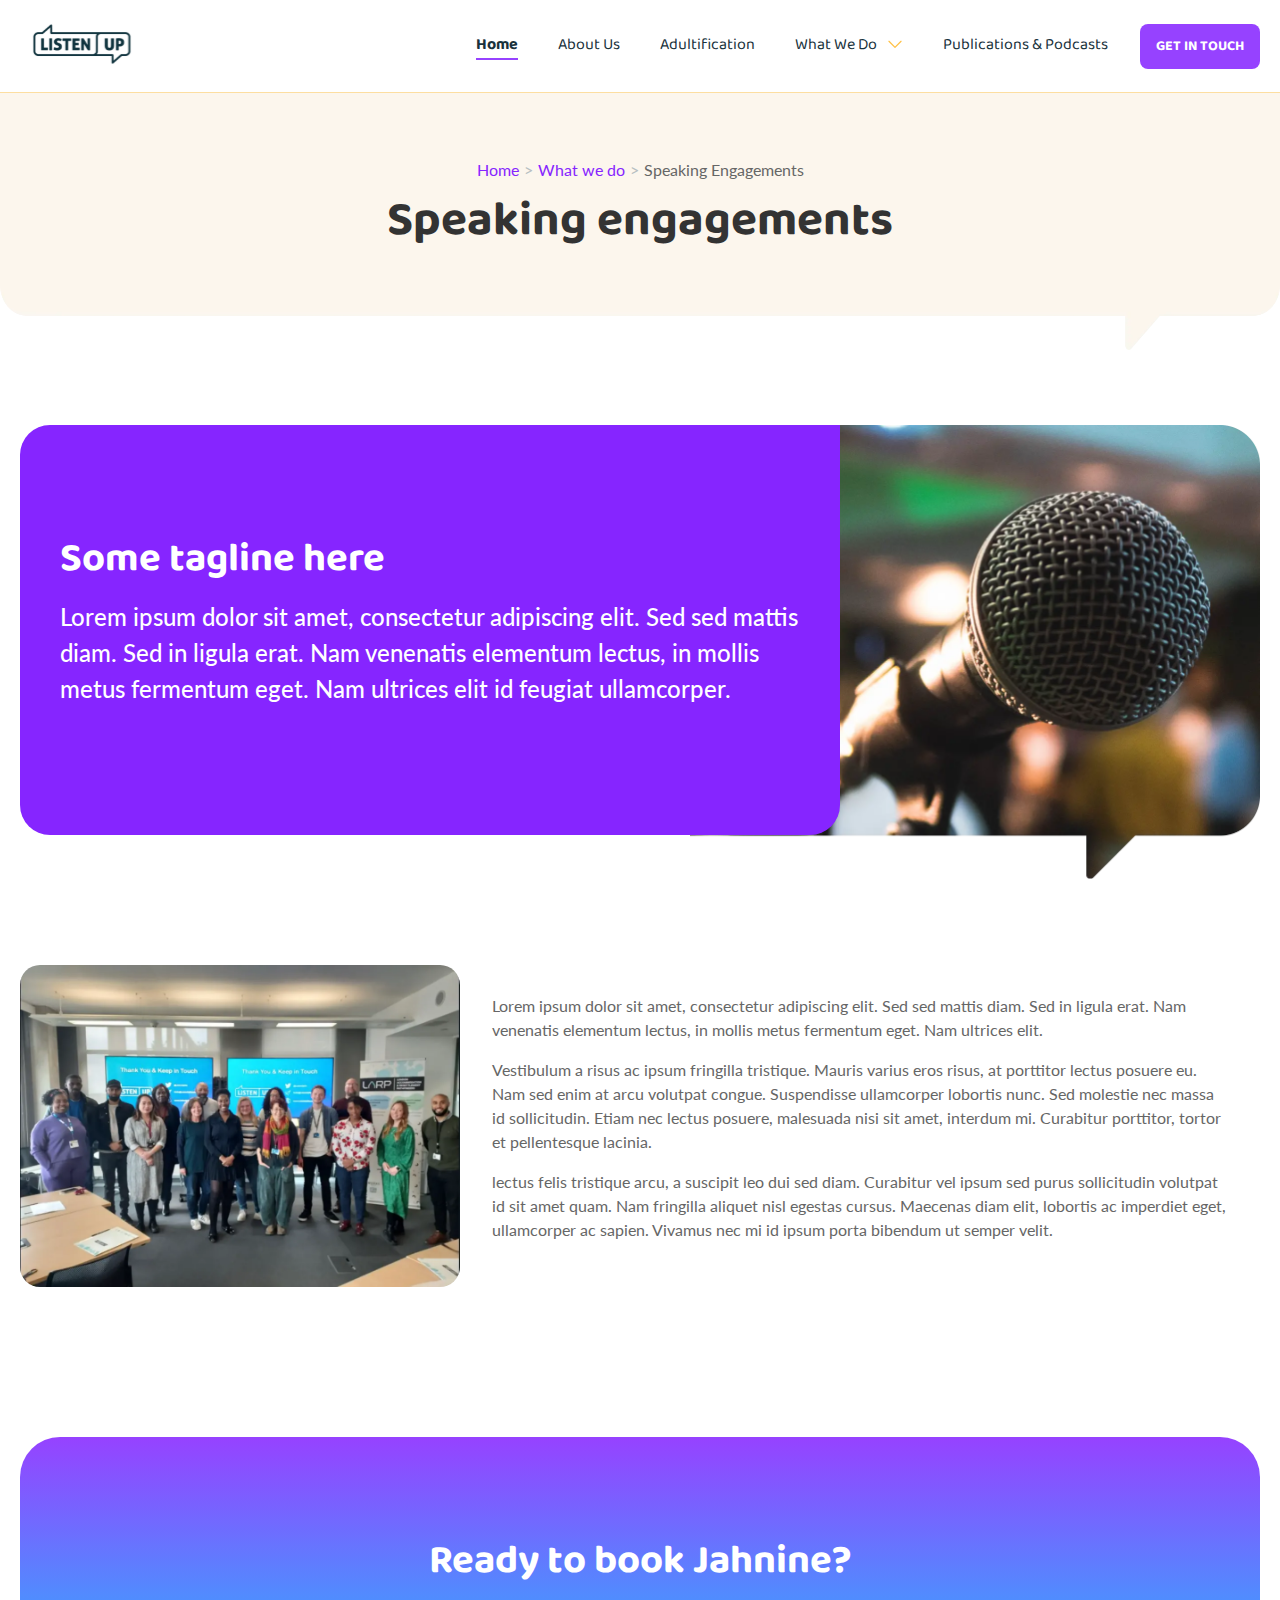
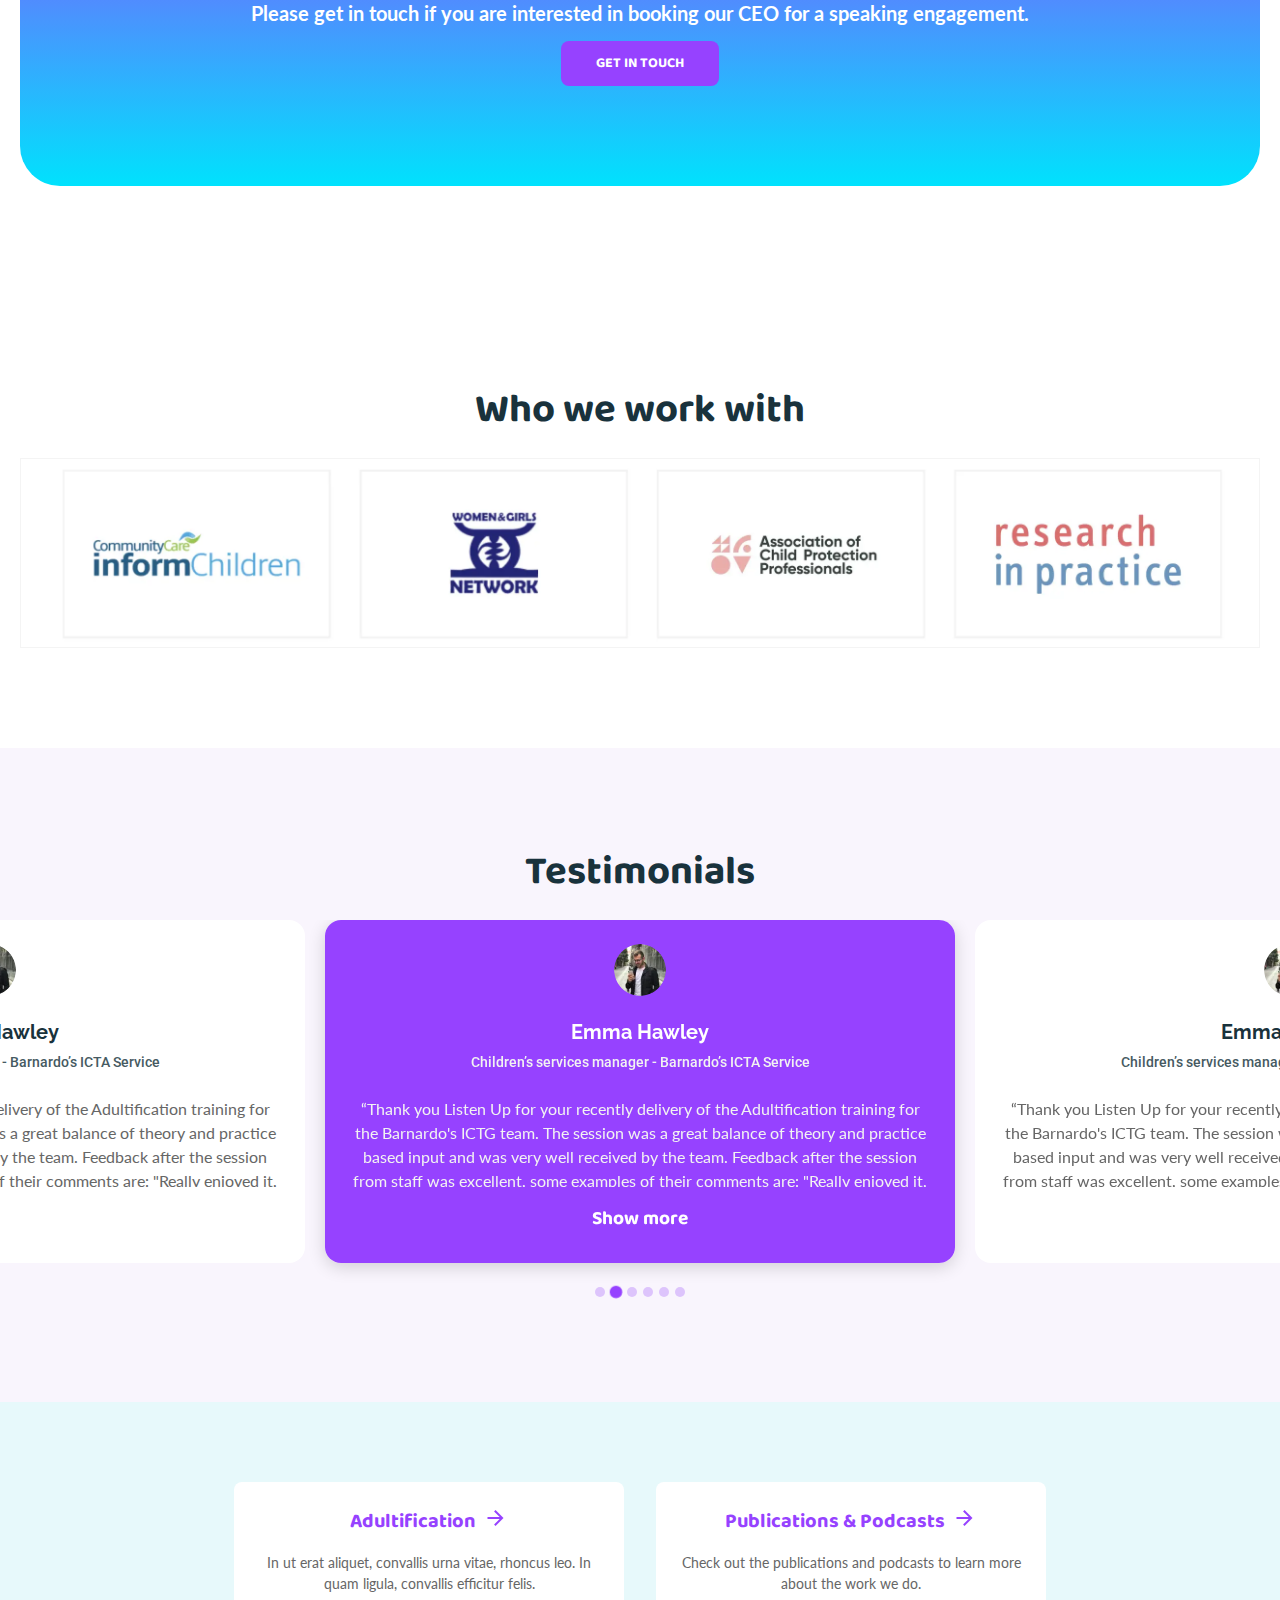
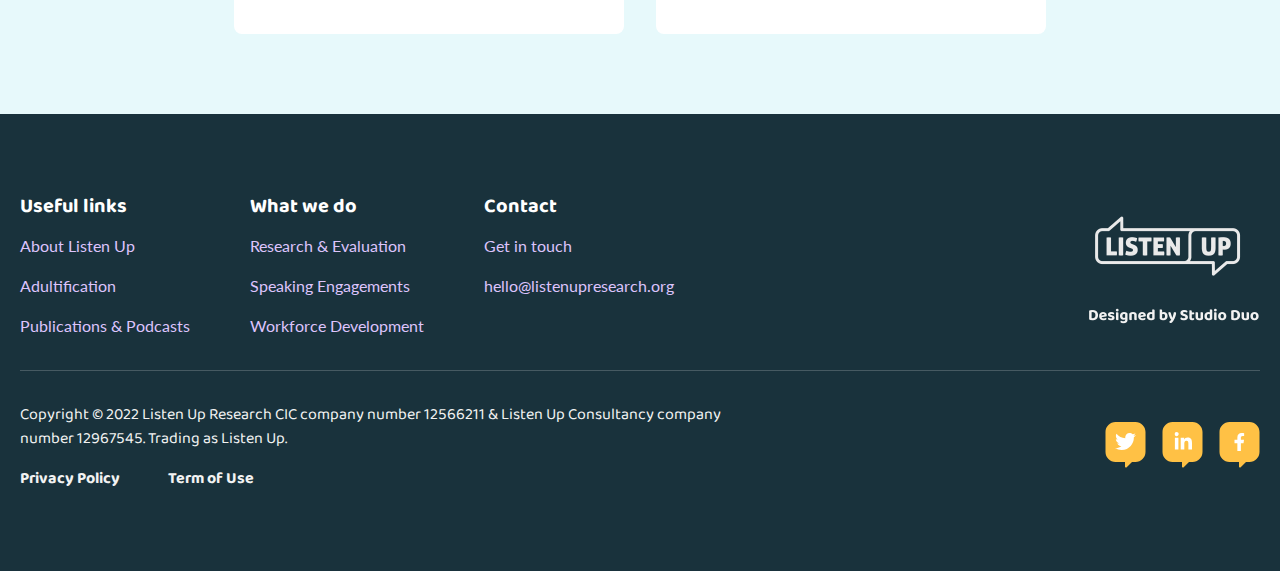
<file: speaking.html>
<!DOCTYPE html>
<html lang="en">

<head>
	<title>HomePage</title>
	<meta charset="UTF-8">
	<meta name="format-detection" content="telephone=no">
	<!-- <style>body{opacity: 0;}</style> -->
	<link rel="stylesheet" href="css/style.min.css?_v=20230803131735">
	<link rel="shortcut icon" href="favicon.ico">
	<!-- <meta name="robots" content="noindex, nofollow"> -->
	<meta name="viewport" content="width=device-width, initial-scale=1.0">
</head>

<body>
	<div class="wrapper">
		<header class="header">
			<div class="header__container">
				<div class="header__content">
					<a href="#" class="header__logo">
						<svg xmlns="http://www.w3.org/2000/svg" xmlns:xlink="http://www.w3.org/1999/xlink" width="124" height="56" viewBox="0 0 124 56" fill="none">
							<rect width="123.667" height="56" fill="url(#pattern0)" />
							<defs>
								<pattern id="pattern0" patternContentUnits="objectBoundingBox" width="1" height="1">
									<use xlink:href="#image0_3611_1699" transform="scale(0.00134771 0.00297619)" />
								</pattern>
								<image id="image0_3611_1699" width="742" height="336" xlink:href="[data-uri]" />
							</defs>
						</svg>
					</a>
					<div class="header__block">
						<div class="header__menu menu">

							<nav class="menu__body">
								<ul>
									<li>
										<a href="#" class="active">
											Home
										</a>
									</li>
									<li>
										<a href="#">
											About Us
										</a>
									</li>
									<li>
										<a href="#">
											Adultification
										</a>
									</li>
									<li class="sub-menu">

										<a href="#">
											What We Do
										</a>
										<i class="sub-menu__icon">
											<svg xmlns="http://www.w3.org/2000/svg" width="16" height="16" viewBox="0 0 16 16" fill="none">
												<path d="M14.4891 4.84566C14.2524 4.60704 13.8687 4.607 13.632 4.8457L8.00006 10.5247L2.36786 4.84566C2.13121 4.60704 1.74745 4.607 1.51077 4.8457C1.27408 5.08436 1.27408 5.47128 1.51077 5.70994L7.57154 11.821C7.68519 11.9357 7.83934 12 8.00006 12C8.16079 12 8.31497 11.9356 8.42859 11.821L14.489 5.70989C14.7258 5.47128 14.7258 5.08432 14.4891 4.84566Z" fill="#FFC145" />
											</svg>
										</i>

										<ul>
											<li>
												<a href="#">
													Research & Evaluation
												</a>
											</li>
											<li>
												<a href="#">
													Speaking Engagements
												</a>
											</li>
											<li>
												<a href="#">
													Workforce Development
												</a>
											</li>
										</ul>
									</li>
									<li>
										<a href="#">
											Publications & Podcasts
										</a>
									</li>
								</ul>
							</nav>
						</div>
						<div class="header__actions">
							<a href="#" class="header__button button button-purple button-xs">
								GET IN TOUCH
							</a>
							<button type="button" class="menu__icon icon-menu"><span></span></button>
						</div>
					</div>

				</div>
			</div>
		</header>
		<main class="page">
			<div class="page-header">
				<div class="page-header__container">
					<div class="page-header__content">
						<div class="page-header__breadcrumbs breadcrumbs">
							<nav aria-label="breadcrumb">
								<ul class="breadcrumb">
									<li class="breadcrumb-item"><a href="#">Home</a></li>
									<li class="breadcrumb-item"><a href="#">What we do</a></li>
									<li class="breadcrumb-item active" aria-current="page">Speaking Engagements</li>
								</ul>
							</nav>
						</div>
						<h1 class="title-center">
							Speaking engagements
						</h1>
					</div>
				</div>
			</div>
			<section class="engagements-info">
				<div class="engagements-info__container">
					<div class="engagements-info__content">
						<div class="engagements-info__block">
							<div class="info">
								<h2 class="title-white">
									Some tagline here
								</h2>
								<p>
									Lorem ipsum dolor sit amet, consectetur adipiscing elit. Sed sed mattis diam. Sed in ligula erat. Nam venenatis elementum lectus, in mollis metus fermentum eget. Nam ultrices elit id feugiat ullamcorper.
								</p>
							</div>
							<div class="image">
								<picture><source srcset="img/speaking/image.webp" type="image/webp"><img src="img/speaking/image.png" alt="01"></picture>
							</div>
						</div>
						<div class="engagements-info__info">
							<div class="image">
								<picture><source srcset="img/speaking/image-2.webp" type="image/webp"><img src="img/speaking/image-2.png" alt="1"></picture>
							</div>
							<div class="info">
								<p>
									Lorem ipsum dolor sit amet, consectetur adipiscing elit. Sed sed mattis diam. Sed in ligula erat. Nam venenatis elementum lectus, in mollis metus fermentum eget. Nam ultrices elit.
								</p>

								<p>
									Vestibulum a risus ac ipsum fringilla tristique. Mauris varius eros risus, at porttitor lectus posuere eu. Nam sed enim at arcu volutpat congue. Suspendisse ullamcorper lobortis nunc. Sed molestie nec massa id sollicitudin. Etiam nec lectus posuere, malesuada nisi sit amet, interdum mi. Curabitur porttitor, tortor et pellentesque lacinia.
								</p>

								<p>
									lectus felis tristique arcu, a suscipit leo dui sed diam. Curabitur vel ipsum sed purus sollicitudin volutpat id sit amet quam. Nam fringilla aliquet nisl egestas cursus. Maecenas diam elit, lobortis ac imperdiet eget, ullamcorper ac sapien. Vivamus nec mi id ipsum porta bibendum ut semper velit.

								</p>
							</div>
						</div>
					</div>
				</div>
			</section>
			<!-- /.engagements-info -->

			<section class="section-gradient section-padding">
				<div class="section-gradient__container">
					<div class="section-gradient__content section-padding">
						<div class="section-gradient__body">
							<h2 class="title-white">
								Ready to book Jahnine?
							</h2>
							<p>
								Please get in touch if you are interested in booking our CEO for a speaking engagement.
							</p>
							<a href="#" class="header__button button button-purple button-xs">
								GET IN TOUCH
							</a>
						</div>
					</div>
				</div>
			</section>
			<!-- /.section-gradient -->
			<section class="partners section-padding">
				<div class="partners__container">
					<div class="partners__content">
						<h2 class="title-center">
							Who we work with
						</h2>
						<div class="partners__image">
							<picture><source srcset="img/partners/image-partners.webp" type="image/webp"><img src="img/partners/image-partners.png" alt="01"></picture>
						</div>
					</div>
				</div>
			</section>
			<!-- /.partners -->
			<section class="testimonials section-padding bg-purple">

				<div class="testimonials__content">
					<h2 class="title-center">
						Testimonials
					</h2>
					<!-- Оболонка слайдера -->
					<div class="testimonials__slider swiper">
						<!-- Частина слайдера, що рухається -->
						<div class="testimonials__wrapper swiper-wrapper">
							<!-- Слайд -->
							<div class="testimonials__slide swiper-slide slide">
								<div class="slide__body">
									<div class="slide__header">
										<div class="avatar">
											<picture><source srcset="img/testimonials/avatars/avatar.webp" type="image/webp"><img src="img/testimonials/avatars/avatar.png" alt="01"></picture>
										</div>
										<h5>
											Emma Hawley
										</h5>
										<span>
											Children’s services manager - Barnardo’s ICTA Service
										</span>
									</div>
									<div class="slide__content">
										<div data-showmore="479.98, max" class="slide-content">
											<div data-showmore-content="90" class="slide-content__content">
												<p>
													“Thank you Listen Up for your recently delivery of the Adultification training for the Barnardo's ICTG team. The session was a great balance of theory and practice based input and was very well received by the team. Feedback after the session from staff was excellent, some examples of their comments are: "Really enjoyed it, refreshing and reflective" "Really good, totally relevant all the way through" "Such great, challenging training" "So good and definitely got my brain ticking about how I can use it in my work" "Lots of reflections and learning for us a service" Thank vou again for such an excellent session - we're already looking at booking further input from Listen Up”
												</p>
											</div>
											<button hidden data-showmore-button type="button" class="slide-content__more"><span>Show more</span><span>Hide less</span></button>
										</div>

									</div>
								</div>
							</div>
							<!-- Слайд -->
							<div class="testimonials__slide swiper-slide slide">
								<div class="slide__body">
									<div class="slide__header">
										<div class="avatar">
											<picture><source srcset="img/testimonials/avatars/avatar.webp" type="image/webp"><img src="img/testimonials/avatars/avatar.png" alt="01"></picture>
										</div>
										<h5>
											Emma Hawley
										</h5>
										<span>
											Children’s services manager - Barnardo’s ICTA Service
										</span>
									</div>
									<div class="slide__content">
										<div data-showmore="479.98, max" class="slide-content">
											<div data-showmore-content="90" class="slide-content__content">
												<p>
													“Thank you Listen Up for your recently delivery of the Adultification training for the Barnardo's ICTG team. The session was a great balance of theory and practice based input and was very well received by the team. Feedback after the session from staff was excellent, some examples of their comments are: "Really enjoyed it, refreshing and reflective" "Really good, totally relevant all the way through" "Such great, challenging training" "So good and definitely got my brain ticking about how I can use it in my work" "Lots of reflections and learning for us a service" Thank vou again for such an excellent session - we're already looking at booking further input from Listen Up”
												</p>
											</div>
											<button hidden data-showmore-button type="button" class="slide-content__more"><span>Show more</span><span>Hide less</span></button>
										</div>

									</div>
								</div>
							</div>
							<!-- Слайд -->
							<div class="testimonials__slide swiper-slide slide">
								<div class="slide__body">
									<div class="slide__header">
										<div class="avatar">
											<picture><source srcset="img/testimonials/avatars/avatar.webp" type="image/webp"><img src="img/testimonials/avatars/avatar.png" alt="01"></picture>
										</div>
										<h5>
											Emma Hawley
										</h5>
										<span>
											Children’s services manager - Barnardo’s ICTA Service
										</span>
									</div>
									<div class="slide__content">
										<div data-showmore="479.98, max" class="slide-content">
											<div data-showmore-content="90" class="slide-content__content">
												<p>
													“Thank you Listen Up for your recently delivery of the Adultification training for the Barnardo's ICTG team. The session was a great balance of theory and practice based input and was very well received by the team. Feedback after the session from staff was excellent, some examples of their comments are: "Really enjoyed it, refreshing and reflective" "Really good, totally relevant all the way through" "Such great, challenging training" "So good and definitely got my brain ticking about how I can use it in my work" "Lots of reflections and learning for us a service" Thank vou again for such an excellent session - we're already looking at booking further input from Listen Up”
												</p>
											</div>
											<button hidden data-showmore-button type="button" class="slide-content__more"><span>Show more</span><span>Hide less</span></button>
										</div>

									</div>
								</div>
							</div>
							<!-- Слайд -->
							<div class="testimonials__slide swiper-slide slide">
								<div class="slide__body">
									<div class="slide__header">
										<div class="avatar">
											<picture><source srcset="img/testimonials/avatars/avatar.webp" type="image/webp"><img src="img/testimonials/avatars/avatar.png" alt="01"></picture>
										</div>
										<h5>
											Emma Hawley
										</h5>
										<span>
											Children’s services manager - Barnardo’s ICTA Service
										</span>
									</div>
									<div class="slide__content">
										<div data-showmore="479.98, max" class="slide-content">
											<div data-showmore-content="90" class="slide-content__content">
												<p>
													“Thank you Listen Up for your recently delivery of the Adultification training for the Barnardo's ICTG team. The session was a great balance of theory and practice based input and was very well received by the team. Feedback after the session from staff was excellent, some examples of their comments are: "Really enjoyed it, refreshing and reflective" "Really good, totally relevant all the way through" "Such great, challenging training" "So good and definitely got my brain ticking about how I can use it in my work" "Lots of reflections and learning for us a service" Thank vou again for such an excellent session - we're already looking at booking further input from Listen Up”
												</p>
											</div>
											<button hidden data-showmore-button type="button" class="slide-content__more"><span>Show more</span><span>Hide less</span></button>
										</div>

									</div>
								</div>
							</div>
							<!-- Слайд -->
							<div class="testimonials__slide swiper-slide slide">
								<div class="slide__body">
									<div class="slide__header">
										<div class="avatar">
											<picture><source srcset="img/testimonials/avatars/avatar.webp" type="image/webp"><img src="img/testimonials/avatars/avatar.png" alt="01"></picture>
										</div>
										<h5>
											Emma Hawley
										</h5>
										<span>
											Children’s services manager - Barnardo’s ICTA Service
										</span>
									</div>
									<div class="slide__content">
										<div data-showmore="479.98, max" class="slide-content">
											<div data-showmore-content="90" class="slide-content__content">
												<p>
													“Thank you Listen Up for your recently delivery of the Adultification training for the Barnardo's ICTG team. The session was a great balance of theory and practice based input and was very well received by the team. Feedback after the session from staff was excellent, some examples of their comments are: "Really enjoyed it, refreshing and reflective" "Really good, totally relevant all the way through" "Such great, challenging training" "So good and definitely got my brain ticking about how I can use it in my work" "Lots of reflections and learning for us a service" Thank vou again for such an excellent session - we're already looking at booking further input from Listen Up”
												</p>
											</div>
											<button hidden data-showmore-button type="button" class="slide-content__more"><span>Show more</span><span>Hide less</span></button>
										</div>

									</div>
								</div>
							</div>
							<!-- Слайд -->
							<div class="testimonials__slide swiper-slide slide">
								<div class="slide__body">
									<div class="slide__header">
										<div class="avatar">
											<picture><source srcset="img/testimonials/avatars/avatar.webp" type="image/webp"><img src="img/testimonials/avatars/avatar.png" alt="01"></picture>
										</div>
										<h5>
											Emma Hawley
										</h5>
										<span>
											Children’s services manager - Barnardo’s ICTA Service
										</span>
									</div>
									<div class="slide__content">
										<div data-showmore="479.98, max" class="slide-content">
											<div data-showmore-content="90" class="slide-content__content">
												<p>
													“Thank you Listen Up for your recently delivery of the Adultification training for the Barnardo's ICTG team. The session was a great balance of theory and practice based input and was very well received by the team. Feedback after the session from staff was excellent, some examples of their comments are: "Really enjoyed it, refreshing and reflective" "Really good, totally relevant all the way through" "Such great, challenging training" "So good and definitely got my brain ticking about how I can use it in my work" "Lots of reflections and learning for us a service" Thank vou again for such an excellent session - we're already looking at booking further input from Listen Up”
												</p>
											</div>
											<button hidden data-showmore-button type="button" class="slide-content__more"><span>Show more</span><span>Hide less</span></button>
										</div>

									</div>
								</div>
							</div>
						</div>
						<!-- Якщо потрібна пагінація -->
						<div class="swiper-pagination"></div>
					</div>
				</div>

			</section>
			<!-- /.testimonials -->
			<section class="footer-last">
				<div class="footer-last__container">
					<div class="footer-last__content">
						<ul>
							<li>
								<a href="#" class="item">
									<div class="item__body">
										<div class="item__title">
											Adultification <i>
												<svg xmlns="http://www.w3.org/2000/svg" width="25" height="24" viewBox="0 0 25 24" fill="none">
													<g id="Navigation / ">
														<g id="Outlined / Navigation / arrow_forward">
															<path id="ð¹ Icon Color" fill-rule="evenodd" clip-rule="evenodd" d="M12.5 4L11.09 5.41L16.67 11H4.5V13H16.67L11.09 18.59L12.5 20L20.5 12L12.5 4Z" fill="#9642FF" />
														</g>
													</g>
												</svg>
											</i>
										</div>
										<div class="item__text">
											<p>
												In ut erat aliquet, convallis urna vitae, rhoncus leo. In quam ligula, convallis efficitur felis.
											</p>
										</div>
									</div>
								</a>
							</li>
							<li>
								<a href="#" class="item">
									<div class="item__body">
										<div class="item__title">
											Publications & Podcasts <i>
												<svg xmlns="http://www.w3.org/2000/svg" width="25" height="24" viewBox="0 0 25 24" fill="none">
													<g id="Navigation / ">
														<g id="Outlined / Navigation / arrow_forward">
															<path id="ð¹ Icon Color" fill-rule="evenodd" clip-rule="evenodd" d="M12.5 4L11.09 5.41L16.67 11H4.5V13H16.67L11.09 18.59L12.5 20L20.5 12L12.5 4Z" fill="#9642FF" />
														</g>
													</g>
												</svg>
											</i>
										</div>
										<div class="item__text">
											<p>
												Check out the publications and podcasts to learn more about the work we do.
											</p>
										</div>
									</div>
								</a>
							</li>
						</ul>
					</div>
				</div>
			</section>
			<!-- /.footer-last -->
		</main>
		<footer class="footer">
			<div class="footer__container">
				<div class="footer__content">
					<div class="footer__top">
						<div class="footer__columns">
							<div class="column">
								<h6>
									Useful links
								</h6>
								<ul>
									<li>
										<a href="#">
											About Listen Up
										</a>
									</li>
									<li>
										<a href="#">
											Adultification
										</a>
									</li>
									<li>
										<a href="#">
											Publications & Podcasts
										</a>
									</li>
								</ul>
							</div>
							<div class="column">
								<h6>
									What we do
								</h6>
								<ul>
									<li>
										<a href="#">
											Research & Evaluation
										</a>
									</li>
									<li>
										<a href="#">
											Speaking Engagements
										</a>
									</li>
									<li>
										<a href="#">
											Workforce Development
										</a>
									</li>
								</ul>
							</div>
							<div class="column">
								<h6>
									Contact
								</h6>
								<ul>
									<li>
										<a href="#">
											Get in touch
										</a>
									</li>
									<li>
										<a href="mailto:hello@listenupresearch.org">
											hello@listenupresearch.org
										</a>
									</li>
								</ul>
							</div>
						</div>
						<div class="footer__designed">
							<a href="#" class="footer__logo">
								<picture><source srcset="img/logo-footer.webp" type="image/webp"><img src="img/logo-footer.png" alt="Logo"></picture>
							</a>
						</div>
					</div>
					<div class="footer__bottom">
						<div class="footer__info">
							<div class="footer__copyright">
								Copyright © 2022 Listen Up Research CIC company number 12566211 & Listen Up Consultancy company number 12967545. Trading as Listen Up.
							</div>
							<div class="footer__links">
								<ul>
									<li>
										<a href="#">
											Privacy Policy
										</a>
									</li>
									<li>
										<a href="#">
											Term of Use
										</a>
									</li>
								</ul>
							</div>
						</div>
						<div class="footer__socials">
							<ul>
								<li>
									<a href="#">
										<svg xmlns="http://www.w3.org/2000/svg" width="41" height="46" viewBox="0 0 41 46" fill="none">
											<path fill-rule="evenodd" clip-rule="evenodd" d="M10.5 0C4.97715 0 0.5 4.47715 0.5 10V30C0.5 35.5228 4.97715 40 10.5 40H20V44.5858C20 45.4767 21.0771 45.9229 21.7071 45.2929L27 40H30.5C36.0228 40 40.5 35.5228 40.5 30V10C40.5 4.47715 36.0228 0 30.5 0H10.5Z" fill="#FFC145"></path>
											<path d="M28.8413 15.2228C28.8547 15.4093 28.8547 15.5959 28.8547 15.7824C28.8547 21.4721 24.5241 28.028 16.6091 28.028C14.1707 28.028 11.9055 27.3217 10 26.0959C10.3465 26.1358 10.6795 26.1492 11.0393 26.1492C13.0514 26.1492 14.9035 25.4696 16.3826 24.3104C14.4905 24.2704 12.9048 23.0312 12.3585 21.3256C12.625 21.3655 12.8915 21.3922 13.1713 21.3922C13.5577 21.3922 13.9442 21.3389 14.3039 21.2456C12.3319 20.8459 10.8528 19.1136 10.8528 17.0216V16.9684C11.4257 17.2882 12.092 17.488 12.7982 17.5147C11.6389 16.7418 10.8794 15.4227 10.8794 13.9303C10.8794 13.1308 11.0926 12.3979 11.4657 11.7583C13.5844 14.37 16.769 16.0755 20.34 16.2621C20.2734 15.9423 20.2334 15.6092 20.2334 15.2761C20.2334 12.9043 22.1522 10.9722 24.5374 10.9722C25.7766 10.9722 26.8959 11.4918 27.682 12.3313C28.6547 12.1448 29.5875 11.785 30.4136 11.292C30.0938 12.2914 29.4143 13.1308 28.5215 13.6638C29.3876 13.5705 30.2271 13.3306 30.9999 12.9976C30.4137 13.8503 29.6808 14.6098 28.8413 15.2228Z" fill="white"></path>
										</svg>
									</a>
								</li>
								<li>
									<a href="#">
										<svg xmlns="http://www.w3.org/2000/svg" width="41" height="46" viewBox="0 0 41 46" fill="none">
											<path fill-rule="evenodd" clip-rule="evenodd" d="M10.5 0C4.97715 0 0.5 4.47715 0.5 10V30C0.5 35.5228 4.97715 40 10.5 40H20V44.5858C20 45.4767 21.0771 45.9229 21.7071 45.2929L27 40H30.5C36.0228 40 40.5 35.5228 40.5 30V10C40.5 4.47715 36.0228 0 30.5 0H10.5Z" fill="#FFC145"></path>
											<g clip-path="url(#clip0_3046_1917)">
												<path d="M16.4172 27.5001H12.7891V15.8165H16.4172V27.5001ZM14.6012 14.2228C13.441 14.2228 12.5 13.2618 12.5 12.1017C12.5 11.5444 12.7214 11.01 13.1154 10.6159C13.5095 10.2219 14.0439 10.0005 14.6012 10.0005C15.1584 10.0005 15.6929 10.2219 16.0869 10.6159C16.481 11.01 16.7023 11.5444 16.7023 12.1017C16.7023 13.2618 15.7609 14.2228 14.6012 14.2228ZM29.9961 27.5001H26.3758V21.8126C26.3758 20.4571 26.3484 18.7188 24.4895 18.7188C22.6031 18.7188 22.3141 20.1915 22.3141 21.7149V27.5001H18.6898V15.8165H22.1695V17.4103H22.2203C22.7047 16.4923 23.8879 15.5235 25.6531 15.5235C29.325 15.5235 30 17.9415 30 21.0821V27.5001H29.9961Z" fill="white"></path>
											</g>
											<defs>
												<clipPath id="clip0_3046_1917">
													<rect width="17.5" height="20" fill="white" transform="translate(12.5 10)"></rect>
												</clipPath>
											</defs>
										</svg>
									</a>
								</li>
								<li>
									<a href="#">
										<svg xmlns="http://www.w3.org/2000/svg" width="41" height="46" viewBox="0 0 41 46" fill="none">
											<path fill-rule="evenodd" clip-rule="evenodd" d="M10.5 0C4.97715 0 0.5 4.47715 0.5 10V30C0.5 35.5228 4.97715 40 10.5 40H20V44.5858C20 45.4767 21.0771 45.9229 21.7071 45.2929L27 40H30.5C36.0228 40 40.5 35.5228 40.5 30V10C40.5 4.47715 36.0228 0 30.5 0H10.5Z" fill="#FFC145"></path>
											<path d="M24.5088 21.125L25.0087 17.8674H21.883V15.7535C21.883 14.8623 22.3196 13.9936 23.7195 13.9936H25.1405V11.2201C25.1405 11.2201 23.851 11 22.6181 11C20.0439 11 18.3614 12.5602 18.3614 15.3847V17.8674H15.5V21.125H18.3614V29H21.883V21.125H24.5088Z" fill="white"></path>
										</svg>
									</a>
								</li>
							</ul>
						</div>
					</div>
				</div>
			</div>
		</footer>
		<div id="popup" aria-hidden="true" class="popup">
			<div class="popup__wrapper">
				<div class="popup__content">
					<button data-close type="button" class="popup__close">Закрити</button>
					<div class="popup__text">
						Text
					</div>
				</div>
			</div>
		</div>

		<div id="popupVideoAbout" aria-hidden="true" class="popup-video">
			<div class="popup__wrapper">
				<div class="popup__content">
					<button data-close type="button" class="popup__close"><svg xmlns="http://www.w3.org/2000/svg" viewBox="0 0 24 24" width="24px" height="24px">
							<path d="M 4.9902344 3.9902344 A 1.0001 1.0001 0 0 0 4.2929688 5.7070312 L 10.585938 12 L 4.2929688 18.292969 A 1.0001 1.0001 0 1 0 5.7070312 19.707031 L 12 13.414062 L 18.292969 19.707031 A 1.0001 1.0001 0 1 0 19.707031 18.292969 L 13.414062 12 L 19.707031 5.7070312 A 1.0001 1.0001 0 0 0 18.980469 3.9902344 A 1.0001 1.0001 0 0 0 18.292969 4.2929688 L 12 10.585938 L 5.7070312 4.2929688 A 1.0001 1.0001 0 0 0 4.9902344 3.9902344 z" />
						</svg></button>
					<div data-youtube-place class="popup__text">

					</div>
				</div>
			</div>
		</div>
	</div>
	<script src="js/app.min.js?_v=20230803131735"></script>
</body>

</html>
</file>
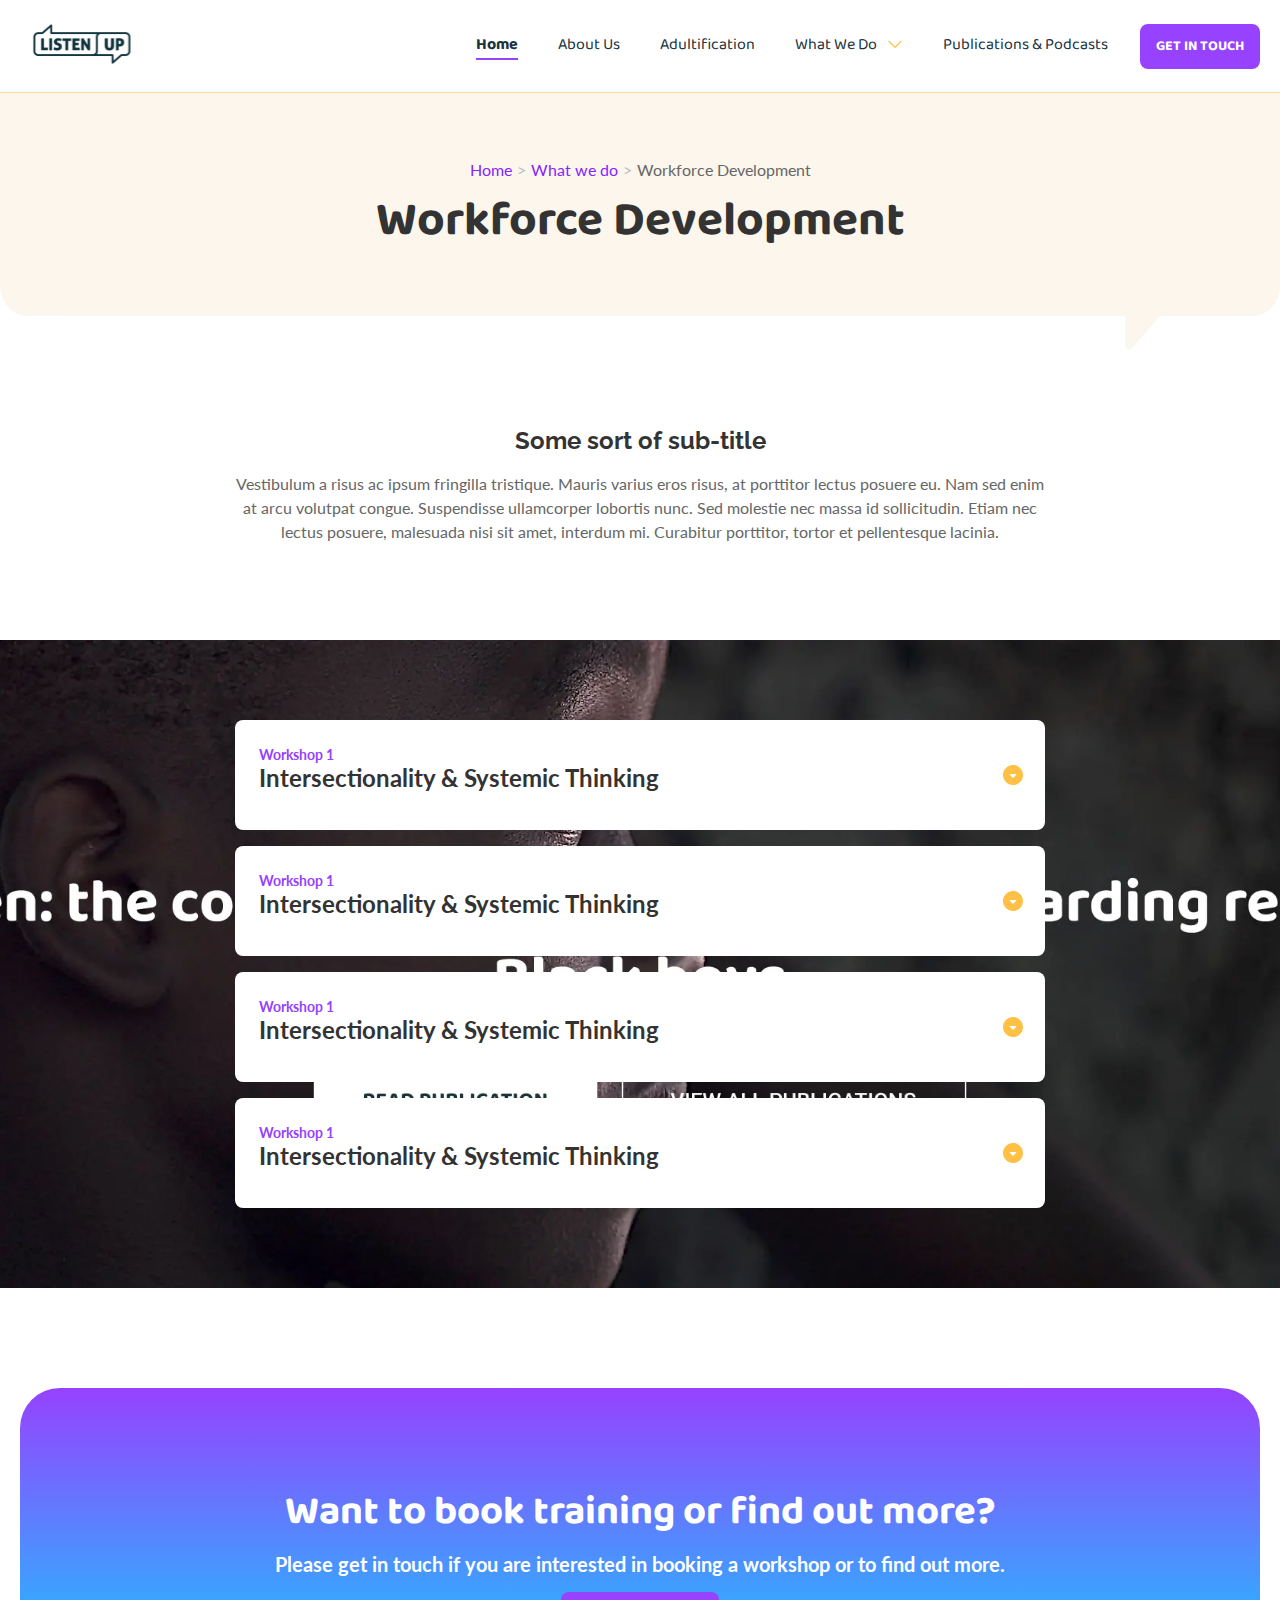
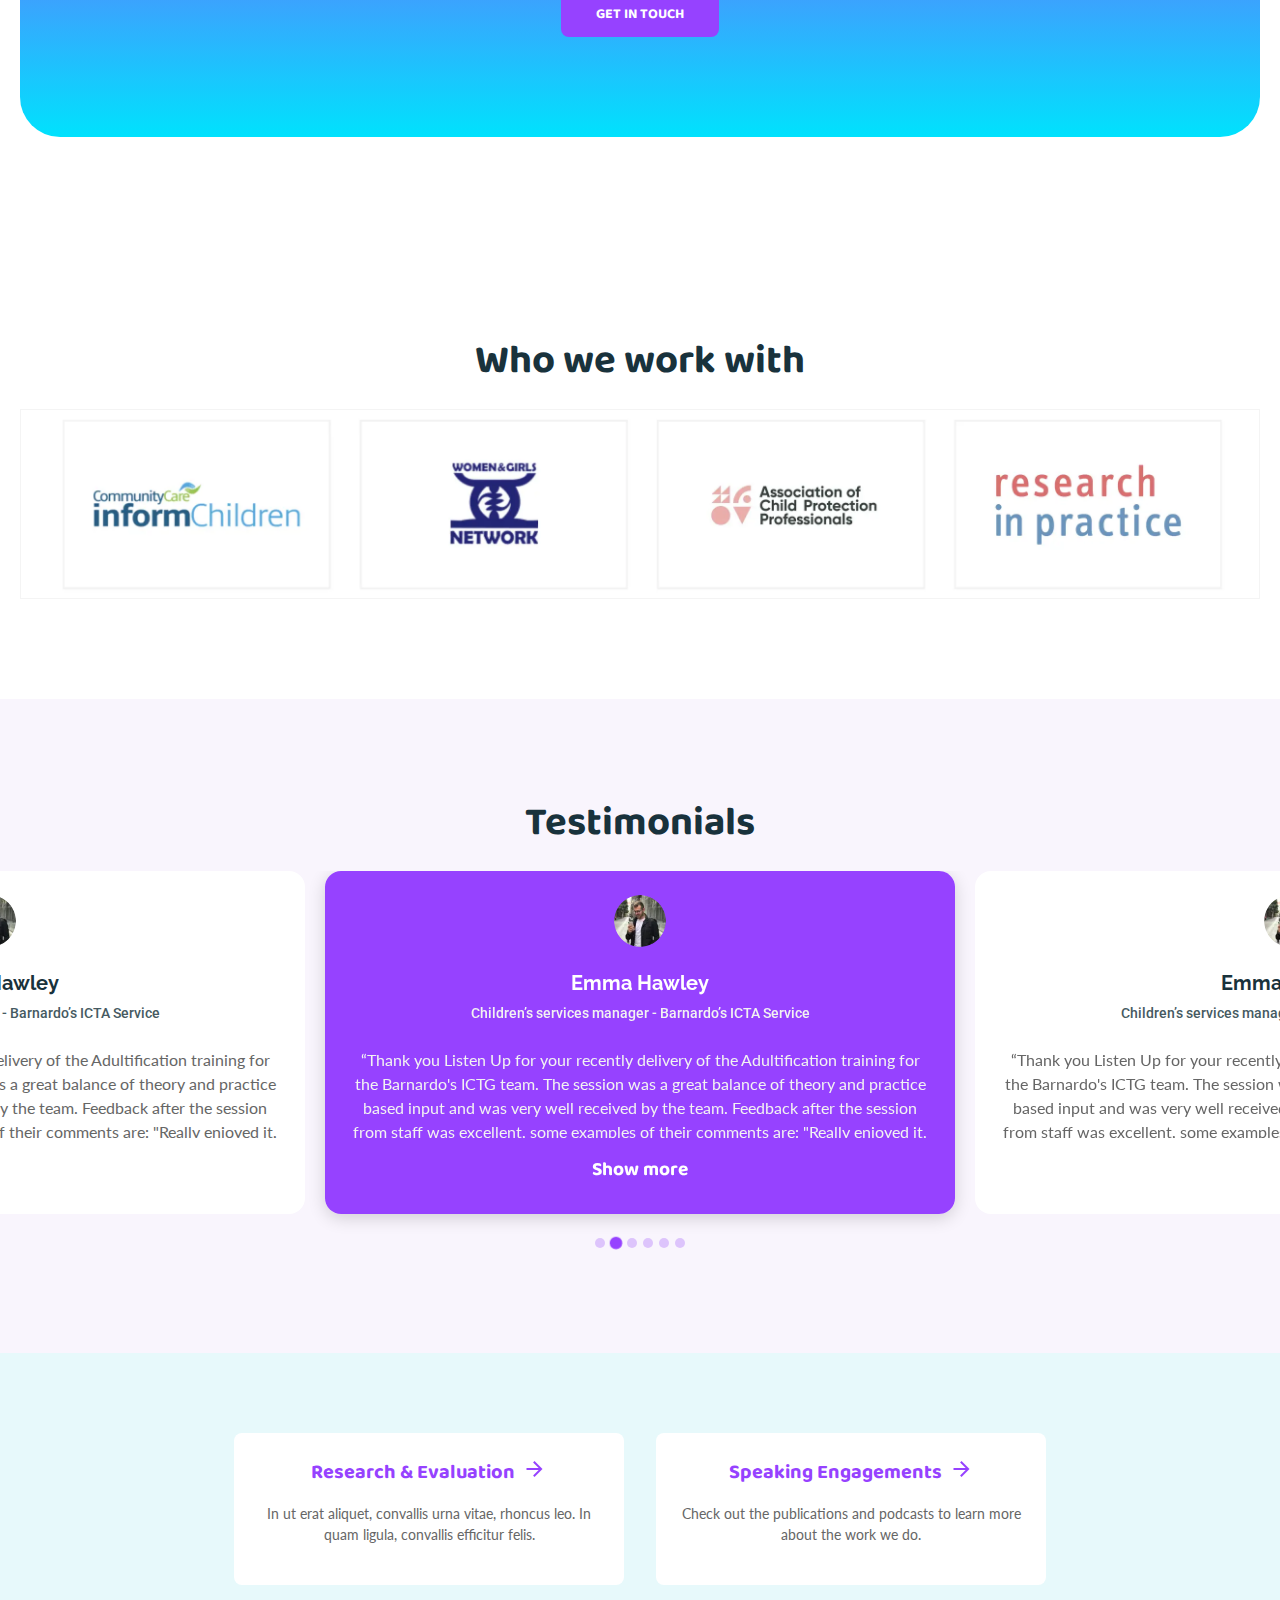
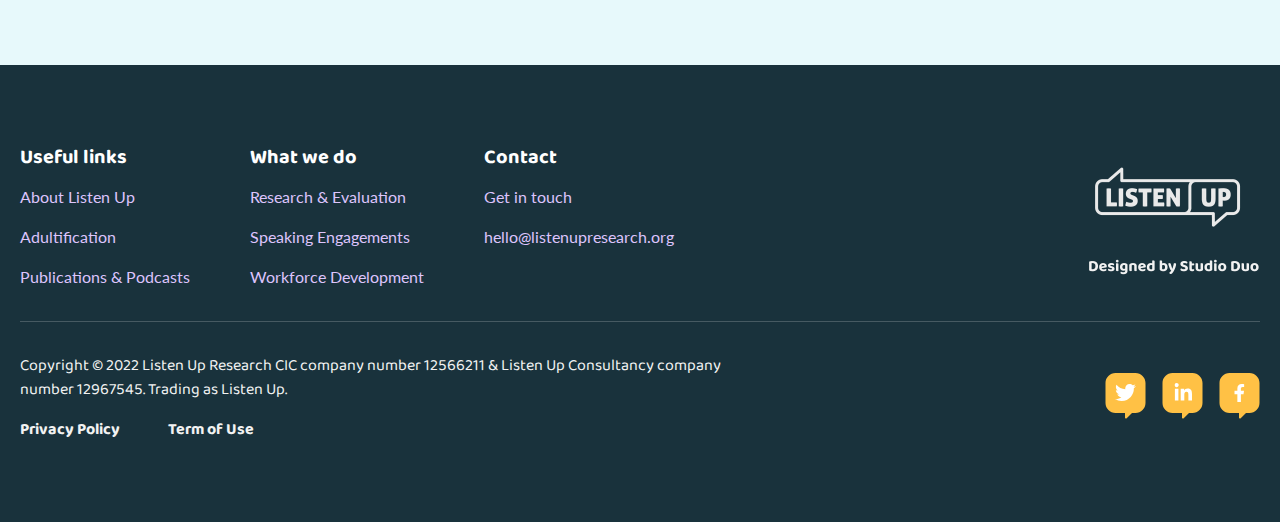
<file: workforce.html>
<!DOCTYPE html>
<html lang="en">

<head>
	<title>HomePage</title>
	<meta charset="UTF-8">
	<meta name="format-detection" content="telephone=no">
	<!-- <style>body{opacity: 0;}</style> -->
	<link rel="stylesheet" href="css/style.min.css?_v=20230803131735">
	<link rel="shortcut icon" href="favicon.ico">
	<!-- <meta name="robots" content="noindex, nofollow"> -->
	<meta name="viewport" content="width=device-width, initial-scale=1.0">
</head>

<body>
	<div class="wrapper">
		<header class="header">
			<div class="header__container">
				<div class="header__content">
					<a href="#" class="header__logo">
						<svg xmlns="http://www.w3.org/2000/svg" xmlns:xlink="http://www.w3.org/1999/xlink" width="124" height="56" viewBox="0 0 124 56" fill="none">
							<rect width="123.667" height="56" fill="url(#pattern0)" />
							<defs>
								<pattern id="pattern0" patternContentUnits="objectBoundingBox" width="1" height="1">
									<use xlink:href="#image0_3611_1699" transform="scale(0.00134771 0.00297619)" />
								</pattern>
								<image id="image0_3611_1699" width="742" height="336" xlink:href="[data-uri]" />
							</defs>
						</svg>
					</a>
					<div class="header__block">
						<div class="header__menu menu">

							<nav class="menu__body">
								<ul>
									<li>
										<a href="#" class="active">
											Home
										</a>
									</li>
									<li>
										<a href="#">
											About Us
										</a>
									</li>
									<li>
										<a href="#">
											Adultification
										</a>
									</li>
									<li class="sub-menu">

										<a href="#">
											What We Do
										</a>
										<i class="sub-menu__icon">
											<svg xmlns="http://www.w3.org/2000/svg" width="16" height="16" viewBox="0 0 16 16" fill="none">
												<path d="M14.4891 4.84566C14.2524 4.60704 13.8687 4.607 13.632 4.8457L8.00006 10.5247L2.36786 4.84566C2.13121 4.60704 1.74745 4.607 1.51077 4.8457C1.27408 5.08436 1.27408 5.47128 1.51077 5.70994L7.57154 11.821C7.68519 11.9357 7.83934 12 8.00006 12C8.16079 12 8.31497 11.9356 8.42859 11.821L14.489 5.70989C14.7258 5.47128 14.7258 5.08432 14.4891 4.84566Z" fill="#FFC145" />
											</svg>
										</i>

										<ul>
											<li>
												<a href="#">
													Research & Evaluation
												</a>
											</li>
											<li>
												<a href="#">
													Speaking Engagements
												</a>
											</li>
											<li>
												<a href="#">
													Workforce Development
												</a>
											</li>
										</ul>
									</li>
									<li>
										<a href="#">
											Publications & Podcasts
										</a>
									</li>
								</ul>
							</nav>
						</div>
						<div class="header__actions">
							<a href="#" class="header__button button button-purple button-xs">
								GET IN TOUCH
							</a>
							<button type="button" class="menu__icon icon-menu"><span></span></button>
						</div>
					</div>

				</div>
			</div>
		</header>
		<main class="page">
			<div class="page-header">
				<div class="page-header__container">
					<div class="page-header__content">
						<div class="page-header__breadcrumbs breadcrumbs">
							<nav aria-label="breadcrumb">
								<ul class="breadcrumb">
									<li class="breadcrumb-item"><a href="#">Home</a></li>
									<li class="breadcrumb-item"><a href="#">What we do</a></li>
									<li class="breadcrumb-item active" aria-current="page">Workforce Development</li>
								</ul>
							</nav>
						</div>
						<h1 class="title-center">
							Workforce Development
						</h1>
					</div>
				</div>
			</div>
			<!-- /.page-header -->
			<section class="seo-text">
				<div class="seo-text__container">
					<div class="seo-text__content">
						<h5 class="title-center">
							Some sort of sub-title
						</h5>
						<p>
							Vestibulum a risus ac ipsum fringilla tristique. Mauris varius eros risus, at porttitor lectus posuere eu. Nam sed enim at arcu volutpat congue. Suspendisse ullamcorper lobortis nunc. Sed molestie nec massa id sollicitudin. Etiam nec lectus posuere, malesuada nisi sit amet, interdum mi. Curabitur porttitor, tortor et pellentesque lacinia.
						</p>
					</div>
				</div>
			</section>
			<!-- /.seo-text -->
			<section class="publications section-padding--s bg-blue">
				<div class="publications__container">
					<div class="publications__content">
						<div data-spollers class="publications__spollers">
							<details class="publication__item">
								<summary class="publication__title">
									<span>
										Workshop 1
									</span>
									<p>
										Intersectionality & Systemic Thinking
									</p>
								</summary>
								<div class="publication__body">
									<div class="publication__header">
										<div class="hours">
											<i>
												<svg xmlns="http://www.w3.org/2000/svg" width="16" height="17" viewBox="0 0 16 17" fill="none">
													<g clip-path="url(#clip0_3648_863)">
														<path d="M8 0.5C3.5888 0.5 0 4.0888 0 8.5C0 12.9112 3.5888 16.5 8 16.5C12.4112 16.5 16 12.9112 16 8.5C16 4.0888 12.4112 0.5 8 0.5ZM8 14.7977C4.52746 14.7977 1.7021 11.9727 1.7021 8.5C1.7021 5.0273 4.52746 2.20226 8 2.20226C11.4725 2.20226 14.2979 5.0273 14.2979 8.5C14.2979 11.9727 11.4725 14.7977 8 14.7977Z" fill="#B7BFC2" />
														<path d="M12.1695 8.25296H8.57425V3.93019C8.57425 3.56642 8.27931 3.27148 7.91554 3.27148C7.55177 3.27148 7.25684 3.56642 7.25684 3.93019V8.91167C7.25684 9.27544 7.55177 9.57037 7.91554 9.57037H12.1695C12.5332 9.57037 12.8282 9.27544 12.8282 8.91167C12.8282 8.54789 12.5332 8.25296 12.1695 8.25296Z" fill="#B7BFC2" />
													</g>
													<defs>
														<clipPath id="clip0_3648_863">
															<rect width="16" height="16" fill="white" transform="translate(0 0.5)" />
														</clipPath>
													</defs>
												</svg>
											</i>
											4.5 hours
										</div>
										<div class="pin">
											<i>

												<svg xmlns="http://www.w3.org/2000/svg" width="16" height="17" viewBox="0 0 16 17" fill="none">
													<g clip-path="url(#clip0_3648_870)">
														<path d="M8.5 2C6.01206 2 4 4.0344 4 6.55001C4 9.96248 8.5 15 8.5 15C8.5 15 13 9.96254 13 6.55001C13 4.03443 10.988 2 8.5 2ZM8.5 8.17506C7.61294 8.17506 6.8929 7.44693 6.8929 6.55007C6.8929 5.65312 7.61294 4.92505 8.5 4.92505C9.38703 4.92505 10.1072 5.65309 10.1072 6.55007C10.1072 7.44693 9.38703 8.17506 8.5 8.17506Z" stroke="#B7BFC2" stroke-width="1.5" />
													</g>
													<defs>
														<clipPath id="clip0_3648_870">
															<rect width="16" height="16" fill="white" transform="translate(0 0.5)" />
														</clipPath>
													</defs>
												</svg>
											</i>
											In-person or online
										</div>
									</div>
									<p>
										This workshop provides participants with the learning resources and tools to start to embed intersectional and systemic thinking into practice. It will explore how intersectons such as race, ethnicity, gender, class, sexuality, disability and age may influence interactions and interventions when working with children, young people and families.
									</p>

									<p>
										This session critically reflects on the concept of the universal child, its origins and its implications for practice, research and policy.

									</p>
									<hr>
									<h6>
										Session objectives include
									</h6>
									<ul>
										<li>
											To gain an understanding of intersectionality, its origins and developments



										</li>
										<li>
											To explore ways in which intersectionality and systemic practice interrelate
										</li>
										<li>
											To gain an understanding of why intersectionality and systemic practice are important from an individual and organisational perspective
										</li>
										<li>
											To explore ways of applying intersectional and systemic thinking in to practice
										</li>
									</ul>
									<a href="#" class="button button-xs button-purple">Get in touch to find out more or book</a>
								</div>
							</details>
							<details class="publication__item">
								<summary class="publication__title">
									<span>
										Workshop 1
									</span>
									<p>
										Intersectionality & Systemic Thinking
									</p>
								</summary>
								<div class="publication__body">
									<div class="publication__header">
										<div class="hours">
											<i>
												<svg xmlns="http://www.w3.org/2000/svg" width="16" height="17" viewBox="0 0 16 17" fill="none">
													<g clip-path="url(#clip0_3648_863)">
														<path d="M8 0.5C3.5888 0.5 0 4.0888 0 8.5C0 12.9112 3.5888 16.5 8 16.5C12.4112 16.5 16 12.9112 16 8.5C16 4.0888 12.4112 0.5 8 0.5ZM8 14.7977C4.52746 14.7977 1.7021 11.9727 1.7021 8.5C1.7021 5.0273 4.52746 2.20226 8 2.20226C11.4725 2.20226 14.2979 5.0273 14.2979 8.5C14.2979 11.9727 11.4725 14.7977 8 14.7977Z" fill="#B7BFC2" />
														<path d="M12.1695 8.25296H8.57425V3.93019C8.57425 3.56642 8.27931 3.27148 7.91554 3.27148C7.55177 3.27148 7.25684 3.56642 7.25684 3.93019V8.91167C7.25684 9.27544 7.55177 9.57037 7.91554 9.57037H12.1695C12.5332 9.57037 12.8282 9.27544 12.8282 8.91167C12.8282 8.54789 12.5332 8.25296 12.1695 8.25296Z" fill="#B7BFC2" />
													</g>
													<defs>
														<clipPath id="clip0_3648_863">
															<rect width="16" height="16" fill="white" transform="translate(0 0.5)" />
														</clipPath>
													</defs>
												</svg>
											</i>
											4.5 hours
										</div>
										<div class="pin">
											<i>

												<svg xmlns="http://www.w3.org/2000/svg" width="16" height="17" viewBox="0 0 16 17" fill="none">
													<g clip-path="url(#clip0_3648_870)">
														<path d="M8.5 2C6.01206 2 4 4.0344 4 6.55001C4 9.96248 8.5 15 8.5 15C8.5 15 13 9.96254 13 6.55001C13 4.03443 10.988 2 8.5 2ZM8.5 8.17506C7.61294 8.17506 6.8929 7.44693 6.8929 6.55007C6.8929 5.65312 7.61294 4.92505 8.5 4.92505C9.38703 4.92505 10.1072 5.65309 10.1072 6.55007C10.1072 7.44693 9.38703 8.17506 8.5 8.17506Z" stroke="#B7BFC2" stroke-width="1.5" />
													</g>
													<defs>
														<clipPath id="clip0_3648_870">
															<rect width="16" height="16" fill="white" transform="translate(0 0.5)" />
														</clipPath>
													</defs>
												</svg>
											</i>
											In-person or online
										</div>
									</div>
									<p>
										This workshop provides participants with the learning resources and tools to start to embed intersectional and systemic thinking into practice. It will explore how intersectons such as race, ethnicity, gender, class, sexuality, disability and age may influence interactions and interventions when working with children, young people and families.
									</p>

									<p>
										This session critically reflects on the concept of the universal child, its origins and its implications for practice, research and policy.

									</p>
									<hr>
									<h6>
										Session objectives include
									</h6>
									<ul>
										<li>
											To gain an understanding of intersectionality, its origins and developments



										</li>
										<li>
											To explore ways in which intersectionality and systemic practice interrelate
										</li>
										<li>
											To gain an understanding of why intersectionality and systemic practice are important from an individual and organisational perspective
										</li>
										<li>
											To explore ways of applying intersectional and systemic thinking in to practice
										</li>
									</ul>
									<a href="#" class="button button-xs button-purple">Get in touch to find out more or book</a>
								</div>
							</details>
							<details class="publication__item">
								<summary class="publication__title">
									<span>
										Workshop 1
									</span>
									<p>
										Intersectionality & Systemic Thinking
									</p>
								</summary>
								<div class="publication__body">
									<div class="publication__header">
										<div class="hours">
											<i>
												<svg xmlns="http://www.w3.org/2000/svg" width="16" height="17" viewBox="0 0 16 17" fill="none">
													<g clip-path="url(#clip0_3648_863)">
														<path d="M8 0.5C3.5888 0.5 0 4.0888 0 8.5C0 12.9112 3.5888 16.5 8 16.5C12.4112 16.5 16 12.9112 16 8.5C16 4.0888 12.4112 0.5 8 0.5ZM8 14.7977C4.52746 14.7977 1.7021 11.9727 1.7021 8.5C1.7021 5.0273 4.52746 2.20226 8 2.20226C11.4725 2.20226 14.2979 5.0273 14.2979 8.5C14.2979 11.9727 11.4725 14.7977 8 14.7977Z" fill="#B7BFC2" />
														<path d="M12.1695 8.25296H8.57425V3.93019C8.57425 3.56642 8.27931 3.27148 7.91554 3.27148C7.55177 3.27148 7.25684 3.56642 7.25684 3.93019V8.91167C7.25684 9.27544 7.55177 9.57037 7.91554 9.57037H12.1695C12.5332 9.57037 12.8282 9.27544 12.8282 8.91167C12.8282 8.54789 12.5332 8.25296 12.1695 8.25296Z" fill="#B7BFC2" />
													</g>
													<defs>
														<clipPath id="clip0_3648_863">
															<rect width="16" height="16" fill="white" transform="translate(0 0.5)" />
														</clipPath>
													</defs>
												</svg>
											</i>
											4.5 hours
										</div>
										<div class="pin">
											<i>

												<svg xmlns="http://www.w3.org/2000/svg" width="16" height="17" viewBox="0 0 16 17" fill="none">
													<g clip-path="url(#clip0_3648_870)">
														<path d="M8.5 2C6.01206 2 4 4.0344 4 6.55001C4 9.96248 8.5 15 8.5 15C8.5 15 13 9.96254 13 6.55001C13 4.03443 10.988 2 8.5 2ZM8.5 8.17506C7.61294 8.17506 6.8929 7.44693 6.8929 6.55007C6.8929 5.65312 7.61294 4.92505 8.5 4.92505C9.38703 4.92505 10.1072 5.65309 10.1072 6.55007C10.1072 7.44693 9.38703 8.17506 8.5 8.17506Z" stroke="#B7BFC2" stroke-width="1.5" />
													</g>
													<defs>
														<clipPath id="clip0_3648_870">
															<rect width="16" height="16" fill="white" transform="translate(0 0.5)" />
														</clipPath>
													</defs>
												</svg>
											</i>
											In-person or online
										</div>
									</div>
									<p>
										This workshop provides participants with the learning resources and tools to start to embed intersectional and systemic thinking into practice. It will explore how intersectons such as race, ethnicity, gender, class, sexuality, disability and age may influence interactions and interventions when working with children, young people and families.
									</p>

									<p>
										This session critically reflects on the concept of the universal child, its origins and its implications for practice, research and policy.

									</p>
									<hr>
									<h6>
										Session objectives include
									</h6>
									<ul>
										<li>
											To gain an understanding of intersectionality, its origins and developments



										</li>
										<li>
											To explore ways in which intersectionality and systemic practice interrelate
										</li>
										<li>
											To gain an understanding of why intersectionality and systemic practice are important from an individual and organisational perspective
										</li>
										<li>
											To explore ways of applying intersectional and systemic thinking in to practice
										</li>
									</ul>
									<a href="#" class="button button-xs button-purple">Get in touch to find out more or book</a>
								</div>
							</details>
							<details class="publication__item">
								<summary class="publication__title">
									<span>
										Workshop 1
									</span>
									<p>
										Intersectionality & Systemic Thinking
									</p>
								</summary>
								<div class="publication__body">
									<div class="publication__header">
										<div class="hours">
											<i>
												<svg xmlns="http://www.w3.org/2000/svg" width="16" height="17" viewBox="0 0 16 17" fill="none">
													<g clip-path="url(#clip0_3648_863)">
														<path d="M8 0.5C3.5888 0.5 0 4.0888 0 8.5C0 12.9112 3.5888 16.5 8 16.5C12.4112 16.5 16 12.9112 16 8.5C16 4.0888 12.4112 0.5 8 0.5ZM8 14.7977C4.52746 14.7977 1.7021 11.9727 1.7021 8.5C1.7021 5.0273 4.52746 2.20226 8 2.20226C11.4725 2.20226 14.2979 5.0273 14.2979 8.5C14.2979 11.9727 11.4725 14.7977 8 14.7977Z" fill="#B7BFC2" />
														<path d="M12.1695 8.25296H8.57425V3.93019C8.57425 3.56642 8.27931 3.27148 7.91554 3.27148C7.55177 3.27148 7.25684 3.56642 7.25684 3.93019V8.91167C7.25684 9.27544 7.55177 9.57037 7.91554 9.57037H12.1695C12.5332 9.57037 12.8282 9.27544 12.8282 8.91167C12.8282 8.54789 12.5332 8.25296 12.1695 8.25296Z" fill="#B7BFC2" />
													</g>
													<defs>
														<clipPath id="clip0_3648_863">
															<rect width="16" height="16" fill="white" transform="translate(0 0.5)" />
														</clipPath>
													</defs>
												</svg>
											</i>
											4.5 hours
										</div>
										<div class="pin">
											<i>

												<svg xmlns="http://www.w3.org/2000/svg" width="16" height="17" viewBox="0 0 16 17" fill="none">
													<g clip-path="url(#clip0_3648_870)">
														<path d="M8.5 2C6.01206 2 4 4.0344 4 6.55001C4 9.96248 8.5 15 8.5 15C8.5 15 13 9.96254 13 6.55001C13 4.03443 10.988 2 8.5 2ZM8.5 8.17506C7.61294 8.17506 6.8929 7.44693 6.8929 6.55007C6.8929 5.65312 7.61294 4.92505 8.5 4.92505C9.38703 4.92505 10.1072 5.65309 10.1072 6.55007C10.1072 7.44693 9.38703 8.17506 8.5 8.17506Z" stroke="#B7BFC2" stroke-width="1.5" />
													</g>
													<defs>
														<clipPath id="clip0_3648_870">
															<rect width="16" height="16" fill="white" transform="translate(0 0.5)" />
														</clipPath>
													</defs>
												</svg>
											</i>
											In-person or online
										</div>
									</div>
									<p>
										This workshop provides participants with the learning resources and tools to start to embed intersectional and systemic thinking into practice. It will explore how intersectons such as race, ethnicity, gender, class, sexuality, disability and age may influence interactions and interventions when working with children, young people and families.
									</p>

									<p>
										This session critically reflects on the concept of the universal child, its origins and its implications for practice, research and policy.

									</p>
									<hr>

									<a href="#" class="button button-xs button-purple">Get in touch to find out more or book</a>
								</div>
							</details>

						</div>
					</div>
				</div>
			</section>
			<!-- /.publications -->
			<section class="section-gradient section-padding">
				<div class="section-gradient__container">
					<div class="section-gradient__content section-padding">
						<div class="section-gradient__body">
							<h2 class="title-white">
								Want to book training or find out more?
							</h2>
							<p>
								Please get in touch if you are interested in booking a workshop or to find out more.
							</p>
							<a href="#" class="header__button button button-purple button-xs">
								GET IN TOUCH
							</a>
						</div>
					</div>
				</div>
			</section>
			<!-- /.section-gradient -->
			<section class="partners section-padding">
				<div class="partners__container">
					<div class="partners__content">
						<h2 class="title-center">
							Who we work with
						</h2>
						<div class="partners__image">
							<picture><source srcset="img/partners/image-partners.webp" type="image/webp"><img src="img/partners/image-partners.png" alt="01"></picture>
						</div>
					</div>
				</div>
			</section>
			<!-- /.partners -->
			<section class="testimonials section-padding bg-purple">

				<div class="testimonials__content">
					<h2 class="title-center">
						Testimonials
					</h2>
					<!-- Оболонка слайдера -->
					<div class="testimonials__slider swiper">
						<!-- Частина слайдера, що рухається -->
						<div class="testimonials__wrapper swiper-wrapper">
							<!-- Слайд -->
							<div class="testimonials__slide swiper-slide slide">
								<div class="slide__body">
									<div class="slide__header">
										<div class="avatar">
											<picture><source srcset="img/testimonials/avatars/avatar.webp" type="image/webp"><img src="img/testimonials/avatars/avatar.png" alt="01"></picture>
										</div>
										<h5>
											Emma Hawley
										</h5>
										<span>
											Children’s services manager - Barnardo’s ICTA Service
										</span>
									</div>
									<div class="slide__content">
										<div data-showmore="479.98, max" class="slide-content">
											<div data-showmore-content="90" class="slide-content__content">
												<p>
													“Thank you Listen Up for your recently delivery of the Adultification training for the Barnardo's ICTG team. The session was a great balance of theory and practice based input and was very well received by the team. Feedback after the session from staff was excellent, some examples of their comments are: "Really enjoyed it, refreshing and reflective" "Really good, totally relevant all the way through" "Such great, challenging training" "So good and definitely got my brain ticking about how I can use it in my work" "Lots of reflections and learning for us a service" Thank vou again for such an excellent session - we're already looking at booking further input from Listen Up”
												</p>
											</div>
											<button hidden data-showmore-button type="button" class="slide-content__more"><span>Show more</span><span>Hide less</span></button>
										</div>

									</div>
								</div>
							</div>
							<!-- Слайд -->
							<div class="testimonials__slide swiper-slide slide">
								<div class="slide__body">
									<div class="slide__header">
										<div class="avatar">
											<picture><source srcset="img/testimonials/avatars/avatar.webp" type="image/webp"><img src="img/testimonials/avatars/avatar.png" alt="01"></picture>
										</div>
										<h5>
											Emma Hawley
										</h5>
										<span>
											Children’s services manager - Barnardo’s ICTA Service
										</span>
									</div>
									<div class="slide__content">
										<div data-showmore="479.98, max" class="slide-content">
											<div data-showmore-content="90" class="slide-content__content">
												<p>
													“Thank you Listen Up for your recently delivery of the Adultification training for the Barnardo's ICTG team. The session was a great balance of theory and practice based input and was very well received by the team. Feedback after the session from staff was excellent, some examples of their comments are: "Really enjoyed it, refreshing and reflective" "Really good, totally relevant all the way through" "Such great, challenging training" "So good and definitely got my brain ticking about how I can use it in my work" "Lots of reflections and learning for us a service" Thank vou again for such an excellent session - we're already looking at booking further input from Listen Up”
												</p>
											</div>
											<button hidden data-showmore-button type="button" class="slide-content__more"><span>Show more</span><span>Hide less</span></button>
										</div>

									</div>
								</div>
							</div>
							<!-- Слайд -->
							<div class="testimonials__slide swiper-slide slide">
								<div class="slide__body">
									<div class="slide__header">
										<div class="avatar">
											<picture><source srcset="img/testimonials/avatars/avatar.webp" type="image/webp"><img src="img/testimonials/avatars/avatar.png" alt="01"></picture>
										</div>
										<h5>
											Emma Hawley
										</h5>
										<span>
											Children’s services manager - Barnardo’s ICTA Service
										</span>
									</div>
									<div class="slide__content">
										<div data-showmore="479.98, max" class="slide-content">
											<div data-showmore-content="90" class="slide-content__content">
												<p>
													“Thank you Listen Up for your recently delivery of the Adultification training for the Barnardo's ICTG team. The session was a great balance of theory and practice based input and was very well received by the team. Feedback after the session from staff was excellent, some examples of their comments are: "Really enjoyed it, refreshing and reflective" "Really good, totally relevant all the way through" "Such great, challenging training" "So good and definitely got my brain ticking about how I can use it in my work" "Lots of reflections and learning for us a service" Thank vou again for such an excellent session - we're already looking at booking further input from Listen Up”
												</p>
											</div>
											<button hidden data-showmore-button type="button" class="slide-content__more"><span>Show more</span><span>Hide less</span></button>
										</div>

									</div>
								</div>
							</div>
							<!-- Слайд -->
							<div class="testimonials__slide swiper-slide slide">
								<div class="slide__body">
									<div class="slide__header">
										<div class="avatar">
											<picture><source srcset="img/testimonials/avatars/avatar.webp" type="image/webp"><img src="img/testimonials/avatars/avatar.png" alt="01"></picture>
										</div>
										<h5>
											Emma Hawley
										</h5>
										<span>
											Children’s services manager - Barnardo’s ICTA Service
										</span>
									</div>
									<div class="slide__content">
										<div data-showmore="479.98, max" class="slide-content">
											<div data-showmore-content="90" class="slide-content__content">
												<p>
													“Thank you Listen Up for your recently delivery of the Adultification training for the Barnardo's ICTG team. The session was a great balance of theory and practice based input and was very well received by the team. Feedback after the session from staff was excellent, some examples of their comments are: "Really enjoyed it, refreshing and reflective" "Really good, totally relevant all the way through" "Such great, challenging training" "So good and definitely got my brain ticking about how I can use it in my work" "Lots of reflections and learning for us a service" Thank vou again for such an excellent session - we're already looking at booking further input from Listen Up”
												</p>
											</div>
											<button hidden data-showmore-button type="button" class="slide-content__more"><span>Show more</span><span>Hide less</span></button>
										</div>

									</div>
								</div>
							</div>
							<!-- Слайд -->
							<div class="testimonials__slide swiper-slide slide">
								<div class="slide__body">
									<div class="slide__header">
										<div class="avatar">
											<picture><source srcset="img/testimonials/avatars/avatar.webp" type="image/webp"><img src="img/testimonials/avatars/avatar.png" alt="01"></picture>
										</div>
										<h5>
											Emma Hawley
										</h5>
										<span>
											Children’s services manager - Barnardo’s ICTA Service
										</span>
									</div>
									<div class="slide__content">
										<div data-showmore="479.98, max" class="slide-content">
											<div data-showmore-content="90" class="slide-content__content">
												<p>
													“Thank you Listen Up for your recently delivery of the Adultification training for the Barnardo's ICTG team. The session was a great balance of theory and practice based input and was very well received by the team. Feedback after the session from staff was excellent, some examples of their comments are: "Really enjoyed it, refreshing and reflective" "Really good, totally relevant all the way through" "Such great, challenging training" "So good and definitely got my brain ticking about how I can use it in my work" "Lots of reflections and learning for us a service" Thank vou again for such an excellent session - we're already looking at booking further input from Listen Up”
												</p>
											</div>
											<button hidden data-showmore-button type="button" class="slide-content__more"><span>Show more</span><span>Hide less</span></button>
										</div>

									</div>
								</div>
							</div>
							<!-- Слайд -->
							<div class="testimonials__slide swiper-slide slide">
								<div class="slide__body">
									<div class="slide__header">
										<div class="avatar">
											<picture><source srcset="img/testimonials/avatars/avatar.webp" type="image/webp"><img src="img/testimonials/avatars/avatar.png" alt="01"></picture>
										</div>
										<h5>
											Emma Hawley
										</h5>
										<span>
											Children’s services manager - Barnardo’s ICTA Service
										</span>
									</div>
									<div class="slide__content">
										<div data-showmore="479.98, max" class="slide-content">
											<div data-showmore-content="90" class="slide-content__content">
												<p>
													“Thank you Listen Up for your recently delivery of the Adultification training for the Barnardo's ICTG team. The session was a great balance of theory and practice based input and was very well received by the team. Feedback after the session from staff was excellent, some examples of their comments are: "Really enjoyed it, refreshing and reflective" "Really good, totally relevant all the way through" "Such great, challenging training" "So good and definitely got my brain ticking about how I can use it in my work" "Lots of reflections and learning for us a service" Thank vou again for such an excellent session - we're already looking at booking further input from Listen Up”
												</p>
											</div>
											<button hidden data-showmore-button type="button" class="slide-content__more"><span>Show more</span><span>Hide less</span></button>
										</div>

									</div>
								</div>
							</div>
						</div>
						<!-- Якщо потрібна пагінація -->
						<div class="swiper-pagination"></div>
					</div>
				</div>

			</section>
			<!-- /.testimonials -->
			<section class="footer-last">
				<div class="footer-last__container">
					<div class="footer-last__content">
						<ul>
							<li>
								<a href="#" class="item">
									<div class="item__body">
										<div class="item__title">
											Research & Evaluation <i>
												<svg xmlns="http://www.w3.org/2000/svg" width="25" height="24" viewBox="0 0 25 24" fill="none">
													<g id="Navigation / ">
														<g id="Outlined / Navigation / arrow_forward">
															<path id="ð¹ Icon Color" fill-rule="evenodd" clip-rule="evenodd" d="M12.5 4L11.09 5.41L16.67 11H4.5V13H16.67L11.09 18.59L12.5 20L20.5 12L12.5 4Z" fill="#9642FF" />
														</g>
													</g>
												</svg>
											</i>
										</div>
										<div class="item__text">
											<p>
												In ut erat aliquet, convallis urna vitae, rhoncus leo. In quam ligula, convallis efficitur felis.
											</p>
										</div>
									</div>
								</a>
							</li>
							<li>
								<a href="#" class="item">
									<div class="item__body">
										<div class="item__title">
											Speaking Engagements <i>
												<svg xmlns="http://www.w3.org/2000/svg" width="25" height="24" viewBox="0 0 25 24" fill="none">
													<g id="Navigation / ">
														<g id="Outlined / Navigation / arrow_forward">
															<path id="ð¹ Icon Color" fill-rule="evenodd" clip-rule="evenodd" d="M12.5 4L11.09 5.41L16.67 11H4.5V13H16.67L11.09 18.59L12.5 20L20.5 12L12.5 4Z" fill="#9642FF" />
														</g>
													</g>
												</svg>
											</i>
										</div>
										<div class="item__text">
											<p>
												Check out the publications and podcasts to learn more about the work we do.
											</p>
										</div>
									</div>
								</a>
							</li>
						</ul>
					</div>
				</div>
			</section>
			<!-- /.footer-last -->
		</main>
		<footer class="footer">
			<div class="footer__container">
				<div class="footer__content">
					<div class="footer__top">
						<div class="footer__columns">
							<div class="column">
								<h6>
									Useful links
								</h6>
								<ul>
									<li>
										<a href="#">
											About Listen Up
										</a>
									</li>
									<li>
										<a href="#">
											Adultification
										</a>
									</li>
									<li>
										<a href="#">
											Publications & Podcasts
										</a>
									</li>
								</ul>
							</div>
							<div class="column">
								<h6>
									What we do
								</h6>
								<ul>
									<li>
										<a href="#">
											Research & Evaluation
										</a>
									</li>
									<li>
										<a href="#">
											Speaking Engagements
										</a>
									</li>
									<li>
										<a href="#">
											Workforce Development
										</a>
									</li>
								</ul>
							</div>
							<div class="column">
								<h6>
									Contact
								</h6>
								<ul>
									<li>
										<a href="#">
											Get in touch
										</a>
									</li>
									<li>
										<a href="mailto:hello@listenupresearch.org">
											hello@listenupresearch.org
										</a>
									</li>
								</ul>
							</div>
						</div>
						<div class="footer__designed">
							<a href="#" class="footer__logo">
								<picture><source srcset="img/logo-footer.webp" type="image/webp"><img src="img/logo-footer.png" alt="Logo"></picture>
							</a>
						</div>
					</div>
					<div class="footer__bottom">
						<div class="footer__info">
							<div class="footer__copyright">
								Copyright © 2022 Listen Up Research CIC company number 12566211 & Listen Up Consultancy company number 12967545. Trading as Listen Up.
							</div>
							<div class="footer__links">
								<ul>
									<li>
										<a href="#">
											Privacy Policy
										</a>
									</li>
									<li>
										<a href="#">
											Term of Use
										</a>
									</li>
								</ul>
							</div>
						</div>
						<div class="footer__socials">
							<ul>
								<li>
									<a href="#">
										<svg xmlns="http://www.w3.org/2000/svg" width="41" height="46" viewBox="0 0 41 46" fill="none">
											<path fill-rule="evenodd" clip-rule="evenodd" d="M10.5 0C4.97715 0 0.5 4.47715 0.5 10V30C0.5 35.5228 4.97715 40 10.5 40H20V44.5858C20 45.4767 21.0771 45.9229 21.7071 45.2929L27 40H30.5C36.0228 40 40.5 35.5228 40.5 30V10C40.5 4.47715 36.0228 0 30.5 0H10.5Z" fill="#FFC145"></path>
											<path d="M28.8413 15.2228C28.8547 15.4093 28.8547 15.5959 28.8547 15.7824C28.8547 21.4721 24.5241 28.028 16.6091 28.028C14.1707 28.028 11.9055 27.3217 10 26.0959C10.3465 26.1358 10.6795 26.1492 11.0393 26.1492C13.0514 26.1492 14.9035 25.4696 16.3826 24.3104C14.4905 24.2704 12.9048 23.0312 12.3585 21.3256C12.625 21.3655 12.8915 21.3922 13.1713 21.3922C13.5577 21.3922 13.9442 21.3389 14.3039 21.2456C12.3319 20.8459 10.8528 19.1136 10.8528 17.0216V16.9684C11.4257 17.2882 12.092 17.488 12.7982 17.5147C11.6389 16.7418 10.8794 15.4227 10.8794 13.9303C10.8794 13.1308 11.0926 12.3979 11.4657 11.7583C13.5844 14.37 16.769 16.0755 20.34 16.2621C20.2734 15.9423 20.2334 15.6092 20.2334 15.2761C20.2334 12.9043 22.1522 10.9722 24.5374 10.9722C25.7766 10.9722 26.8959 11.4918 27.682 12.3313C28.6547 12.1448 29.5875 11.785 30.4136 11.292C30.0938 12.2914 29.4143 13.1308 28.5215 13.6638C29.3876 13.5705 30.2271 13.3306 30.9999 12.9976C30.4137 13.8503 29.6808 14.6098 28.8413 15.2228Z" fill="white"></path>
										</svg>
									</a>
								</li>
								<li>
									<a href="#">
										<svg xmlns="http://www.w3.org/2000/svg" width="41" height="46" viewBox="0 0 41 46" fill="none">
											<path fill-rule="evenodd" clip-rule="evenodd" d="M10.5 0C4.97715 0 0.5 4.47715 0.5 10V30C0.5 35.5228 4.97715 40 10.5 40H20V44.5858C20 45.4767 21.0771 45.9229 21.7071 45.2929L27 40H30.5C36.0228 40 40.5 35.5228 40.5 30V10C40.5 4.47715 36.0228 0 30.5 0H10.5Z" fill="#FFC145"></path>
											<g clip-path="url(#clip0_3046_1917)">
												<path d="M16.4172 27.5001H12.7891V15.8165H16.4172V27.5001ZM14.6012 14.2228C13.441 14.2228 12.5 13.2618 12.5 12.1017C12.5 11.5444 12.7214 11.01 13.1154 10.6159C13.5095 10.2219 14.0439 10.0005 14.6012 10.0005C15.1584 10.0005 15.6929 10.2219 16.0869 10.6159C16.481 11.01 16.7023 11.5444 16.7023 12.1017C16.7023 13.2618 15.7609 14.2228 14.6012 14.2228ZM29.9961 27.5001H26.3758V21.8126C26.3758 20.4571 26.3484 18.7188 24.4895 18.7188C22.6031 18.7188 22.3141 20.1915 22.3141 21.7149V27.5001H18.6898V15.8165H22.1695V17.4103H22.2203C22.7047 16.4923 23.8879 15.5235 25.6531 15.5235C29.325 15.5235 30 17.9415 30 21.0821V27.5001H29.9961Z" fill="white"></path>
											</g>
											<defs>
												<clipPath id="clip0_3046_1917">
													<rect width="17.5" height="20" fill="white" transform="translate(12.5 10)"></rect>
												</clipPath>
											</defs>
										</svg>
									</a>
								</li>
								<li>
									<a href="#">
										<svg xmlns="http://www.w3.org/2000/svg" width="41" height="46" viewBox="0 0 41 46" fill="none">
											<path fill-rule="evenodd" clip-rule="evenodd" d="M10.5 0C4.97715 0 0.5 4.47715 0.5 10V30C0.5 35.5228 4.97715 40 10.5 40H20V44.5858C20 45.4767 21.0771 45.9229 21.7071 45.2929L27 40H30.5C36.0228 40 40.5 35.5228 40.5 30V10C40.5 4.47715 36.0228 0 30.5 0H10.5Z" fill="#FFC145"></path>
											<path d="M24.5088 21.125L25.0087 17.8674H21.883V15.7535C21.883 14.8623 22.3196 13.9936 23.7195 13.9936H25.1405V11.2201C25.1405 11.2201 23.851 11 22.6181 11C20.0439 11 18.3614 12.5602 18.3614 15.3847V17.8674H15.5V21.125H18.3614V29H21.883V21.125H24.5088Z" fill="white"></path>
										</svg>
									</a>
								</li>
							</ul>
						</div>
					</div>
				</div>
			</div>
		</footer>
		<div id="popup" aria-hidden="true" class="popup">
			<div class="popup__wrapper">
				<div class="popup__content">
					<button data-close type="button" class="popup__close">Закрити</button>
					<div class="popup__text">
						Text
					</div>
				</div>
			</div>
		</div>

		<div id="popupVideoAbout" aria-hidden="true" class="popup-video">
			<div class="popup__wrapper">
				<div class="popup__content">
					<button data-close type="button" class="popup__close"><svg xmlns="http://www.w3.org/2000/svg" viewBox="0 0 24 24" width="24px" height="24px">
							<path d="M 4.9902344 3.9902344 A 1.0001 1.0001 0 0 0 4.2929688 5.7070312 L 10.585938 12 L 4.2929688 18.292969 A 1.0001 1.0001 0 1 0 5.7070312 19.707031 L 12 13.414062 L 18.292969 19.707031 A 1.0001 1.0001 0 1 0 19.707031 18.292969 L 13.414062 12 L 19.707031 5.7070312 A 1.0001 1.0001 0 0 0 18.980469 3.9902344 A 1.0001 1.0001 0 0 0 18.292969 4.2929688 L 12 10.585938 L 5.7070312 4.2929688 A 1.0001 1.0001 0 0 0 4.9902344 3.9902344 z" />
						</svg></button>
					<div data-youtube-place class="popup__text">

					</div>
				</div>
			</div>
		</div>
	</div>
	<script src="js/app.min.js?_v=20230803131735"></script>
</body>

</html>
</file>
<file: css/style.min.css>
@charset "UTF-8";@import url(https://fonts.googleapis.com/css?family=Baloo+2:regular,700&display=swap);@import url(https://fonts.googleapis.com/css?family=Lato:regular,italic,700&display=swap);@import url(https://fonts.googleapis.com/css?family=Roboto:100,100italic,300,300italic,regular,italic,500,500italic,700,700italic,900,900italic&display=swap);@import url(https://fonts.googleapis.com/css?family=Raleway:regular,italic,700&display=swap);:root{--white-grey:#f2f2f2;--white:#ffffff;--bg:#f2f2f2;--text-text-1:#19323c;--text-text-2:#465a62;--text-text-3:#8a979c;--text-text-4:#b7bfc2;--text-text-5:#e9ebec;--text-white:#ffffff;--text-main-black:#19323c;--purple-purple-1:#9642ff;--purple-purple-2:#aa67fe;--purple-purple-3:#c99ffd;--purple-purple-4:#ddc4fc;--purple-purple-5:#f9f5fd;--purple-purple-6:#8625ff;--nion-blue-main:#00e2fd;--nion-blue-2:#32e7fc;--nion-blue-3:#7eeffc;--nion-blue-4:#b0f4fc;--nion-blue-5:#e7f9fb;--yellow-yellow-main:#ffc145;--yellow-yellow-2:#fecc69;--yellow-yellow-3:#fddea0;--yellow-yellow-4:#fceac5;--yellow-yellow-5:#fbf6ec}*{padding:0;margin:0;border:0}*,:after,:before{-webkit-box-sizing:border-box;box-sizing:border-box}body,html{height:100%;min-width:320px}body{color:#000;line-height:1;font-family:"Baloo 2";font-size:1rem;-ms-text-size-adjust:100%;-moz-text-size-adjust:100%;-webkit-text-size-adjust:100%;-webkit-font-smoothing:antialiased;-moz-osx-font-smoothing:grayscale}button,input,textarea{font-family:"Baloo 2";font-size:inherit;line-height:inherit}button{cursor:pointer;color:inherit;background-color:transparent}a{color:inherit;text-decoration:none}ul li{list-style:none}img{vertical-align:top}h1,h2,h3,h4,h5,h6{font-weight:inherit;font-size:inherit}.lock body{overflow:hidden;-ms-touch-action:none;touch-action:none;-ms-scroll-chaining:none;overscroll-behavior:none}.wrapper{min-height:100%;display:-webkit-box;display:-ms-flexbox;display:flex;-webkit-box-orient:vertical;-webkit-box-direction:normal;-ms-flex-direction:column;flex-direction:column;overflow:hidden}@supports (overflow:clip){.wrapper{overflow:clip}}.wrapper>main{-webkit-box-flex:1;-ms-flex:1 1 auto;flex:1 1 auto}.wrapper>*{min-width:0}[class*=__container]{max-width:80rem;margin:0 auto;padding:0 1.25rem}.form{display:block}input[type=email],input[type=tel],input[type=text],textarea{-webkit-appearance:none;-moz-appearance:none;appearance:none}label{color:var(--text-title-text,#333);font-size:1rem;font-family:Lato;font-style:normal;font-weight:700;line-height:150%}.input{width:100%;display:block;border-radius:8px;border:1px solid #a0bcf8;outline:0}.input::-webkit-input-placeholder{color:#999;font-size:1rem;font-family:Raleway;font-style:normal;font-weight:400;line-height:22px}.input::-moz-placeholder{color:#999;font-size:1rem;font-family:Raleway;font-style:normal;font-weight:400;line-height:22px}.input:-ms-input-placeholder{color:#999;font-size:1rem;font-family:Raleway;font-style:normal;font-weight:400;line-height:22px}.input::-ms-input-placeholder{color:#999;font-size:1rem;font-family:Raleway;font-style:normal;font-weight:400;line-height:22px}.input::placeholder{color:#999;font-size:1rem;font-family:Raleway;font-style:normal;font-weight:400;line-height:22px}.input[placeholder]:not([data-placeholder-nohiden])::-webkit-input-placeholder{-webkit-transition:opacity .3s;transition:opacity .3s}.input[placeholder]:not([data-placeholder-nohiden])::-moz-placeholder{-moz-transition:opacity .3s;transition:opacity .3s}.input[placeholder]:not([data-placeholder-nohiden]):-ms-input-placeholder{-ms-transition:opacity .3s;transition:opacity .3s}.input[placeholder]:not([data-placeholder-nohiden])::-ms-input-placeholder{-ms-transition:opacity .3s;transition:opacity .3s}.input[placeholder]:not([data-placeholder-nohiden])::placeholder{-webkit-transition:opacity .3s;transition:opacity .3s}.input[placeholder]:not([data-placeholder-nohiden]):focus::-webkit-input-placeholder{opacity:0}.input[placeholder]:not([data-placeholder-nohiden]):focus::-moz-placeholder{opacity:0}.input[placeholder]:not([data-placeholder-nohiden]):focus:-ms-input-placeholder{opacity:0}.input[placeholder]:not([data-placeholder-nohiden]):focus::-ms-input-placeholder{opacity:0}.input[placeholder]:not([data-placeholder-nohiden]):focus::placeholder{opacity:0}textarea.input{resize:vertical;padding:1.125rem .9375rem}body::after{content:"";background-color:rgba(0,0,0,.5);position:fixed;width:100%;height:100%;top:0;left:0;opacity:0;-webkit-transition:opacity .8s ease 0s;transition:opacity .8s ease 0s;pointer-events:none;z-index:149}.popup-show body::after{opacity:1}.popup{position:fixed;top:0;left:0;bottom:0;right:0;padding:30px 10px;-webkit-transition:visibility .8s ease 0s;transition:visibility .8s ease 0s;visibility:hidden;pointer-events:none}.popup-video{position:fixed;top:0;left:0;bottom:0;right:0;padding:30px 10px;-webkit-transition:visibility .8s ease 0s;transition:visibility .8s ease 0s;visibility:hidden;pointer-events:none}.popup-video .popup__close{position:absolute;right:-40px;top:0}.popup-video .popup__close svg{height:30px;width:30px}.popup-video .popup__close svg path{fill:#fff}.popup-video .popup__content{padding:0;min-height:700px;border-radius:0;max-width:1440px;background-color:#fff}.popup-video iframe{width:100%;height:100%;min-height:700px}.popup_show{z-index:150;visibility:visible;overflow:auto;pointer-events:auto}.popup_show .popup__content{visibility:visible;-webkit-transform:scale(1);-ms-transform:scale(1);transform:scale(1)}.popup__wrapper{display:-webkit-box;display:-ms-flexbox;display:flex;-webkit-box-orient:vertical;-webkit-box-direction:normal;-ms-flex-direction:column;flex-direction:column;-webkit-box-align:center;-ms-flex-align:center;align-items:center;min-height:100%;-webkit-box-flex:1;-ms-flex:1 1 auto;flex:1 1 auto;width:100%;display:flex;-webkit-box-pack:center;-ms-flex-pack:center;justify-content:center;align-items:center}.popup__content{visibility:hidden;-webkit-transform:scale(0);-ms-transform:scale(0);transform:scale(0);-webkit-transition:-webkit-transform .3s ease 0s;transition:-webkit-transform .3s ease 0s;transition:transform .3s ease 0s;transition:transform .3s ease 0s,-webkit-transform .3s ease 0s;background-color:#eee;padding:20px;width:100%;max-width:900px;border-radius:20px}.lock .popup__content{visibility:visible}[class*=-ibg]{position:relative}[class*=-ibg] img{position:absolute;width:100%;height:100%;top:0;left:0;-o-object-fit:cover;object-fit:cover}[class*=-ibg_contain] img{-o-object-fit:contain;object-fit:contain}.button-purple{border-radius:.5rem;background-color:var(--purple-purple-1);color:var(--white,#fff);font-size:14px;font-weight:700;line-height:150%;-webkit-transition:all .3s;transition:all .3s}.button-purple:hover{background-color:var(--purple-purple-2)}.button-purple:active{background-color:#801bfe}.button{display:-webkit-inline-box;display:-ms-inline-flexbox;display:inline-flex;-webkit-box-align:center;-ms-flex-align:center;align-items:center;-webkit-box-pack:center;-ms-flex-pack:center;justify-content:center}.button.button-xs{display:-webkit-box;display:-ms-flexbox;display:flex;padding:12px 16px;-webkit-box-pack:center;-ms-flex-pack:center;justify-content:center;-webkit-box-align:center;-ms-flex-align:center;align-items:center;gap:.625rem}.button.button-m{padding:12px 32px;min-height:2.8125rem}.image-block img{max-width:100%;-o-object-fit:cover;object-fit:cover}h1,h2,h3,h4,h5,h6{text-align:left}h1.title-center,h2.title-center,h3.title-center,h4.title-center,h5.title-center,h6.title-center{text-align:center}h1.title-white,h2.title-white,h3.title-white,h4.title-white,h5.title-white,h6.title-white{color:var(--white)}.bg-yellow{background-color:var(--yellow-yellow-5)}.bg-purple{background-color:var(--purple-purple-5)}.bg-blue{background-color:var(--nion-blue-5)}h1{color:#333;text-align:center;font-style:normal;font-weight:700;line-height:120%}h2{color:var(--text-text-1);font-weight:700;line-height:120%;margin-bottom:.9375rem}h5{color:var(--text-title-text,#333);font-family:Raleway;font-weight:700;line-height:130%;margin-bottom:1rem}h6{color:var(--text-title-text);font-style:normal;font-weight:700;line-height:24px;margin-bottom:8px}.text-01{color:var(--text-text-2);font-size:16px;font-family:Lato;line-height:150%}.text-02{color:var(--text-text-1);font-size:16px;font-family:Lato;font-style:normal;font-weight:400;line-height:150%}p{color:var(--text-body-text,#666);font-size:16px;font-family:Lato;font-style:normal;font-weight:400;line-height:150%;margin-bottom:16px}.button-white{border-radius:.5rem;background-color:var(--text-white);color:var(--text-text-1);font-size:14px;font-weight:700;line-height:150%;-webkit-transition:all .3s;transition:all .3s}.button-white:hover{background-color:var(--bg)}.button-white:active{background-color:var(--text-text-5)}.button-white--border{border-radius:.5rem;border:.0625rem solid var(--white);color:var(--text-white);font-size:14px;font-weight:700;-webkit-transition:all .3s;transition:all .3s}.button-white--border:hover{color:var(--text-text-1);background-color:var(--text-white)}.button-white--border:active{background-color:rgba(255,255,255,.7)}.no-webp .page-header{background:url(../img/bg-page-header.png) 0 0/100% 100% no-repeat}.page-header{position:relative}.header{position:relative;z-index:5}.header__content{display:-webkit-box;display:-ms-flexbox;display:flex;gap:20px;padding:1rem 0;-webkit-box-pack:justify;-ms-flex-pack:justify;justify-content:space-between;-webkit-box-align:center;-ms-flex-align:center;align-items:center}.header__block{display:-webkit-box;display:-ms-flexbox;display:flex;-webkit-box-align:center;-ms-flex-align:center;align-items:center;gap:2rem}.header__menu .menu__body>ul>li{position:relative;display:-webkit-inline-box;display:-ms-inline-flexbox;display:inline-flex;-webkit-box-align:center;-ms-flex-align:center;align-items:center}.header__menu .menu__body>ul>li.open span>i{-webkit-transform:rotate(180deg);-ms-transform:rotate(180deg);transform:rotate(180deg)}.header__menu .menu__body>ul>li i{margin-bottom:5px;margin-left:10px;-webkit-transition:all .3s;transition:all .3s;display:-webkit-inline-box;display:-ms-inline-flexbox;display:inline-flex;-webkit-box-align:center;-ms-flex-align:center;align-items:center}.header__menu .menu__body>ul>li a{color:var(--text-text-1);line-height:150%;position:relative;padding-bottom:.1875rem;display:-webkit-inline-box;display:-ms-inline-flexbox;display:inline-flex;-webkit-box-align:center;-ms-flex-align:center;align-items:center}.header__menu .menu__body>ul>li a.active{font-weight:700}.header__menu .menu__body>ul>li a.active::before{left:0;width:100%}.header__menu .menu__body>ul>li a::before{content:"";bottom:0;right:0;position:absolute;width:0%;height:2px;background-color:#9642ff;-webkit-transition:.2s;transition:.2s}.header__menu .menu__body>ul>li ul li{margin-bottom:16px}.header__menu .menu__body>ul>li ul li:last-child{margin-bottom:0}.header__menu .menu__body>ul>li ul li a{color:var(--text-title-text);font-size:1rem;line-height:150%}.header__actions{display:-webkit-box;display:-ms-flexbox;display:flex;gap:1.25rem;-webkit-box-align:center;-ms-flex-align:center;align-items:center}.header__button.button{min-width:120px}.icon-menu{display:none}.footer{background-color:var(--text-text-1)}.footer__top{display:-webkit-box;display:-ms-flexbox;display:flex;-webkit-box-align:center;-ms-flex-align:center;align-items:center;gap:30px;-webkit-box-pack:justify;-ms-flex-pack:justify;justify-content:space-between;margin-bottom:32px;padding-bottom:32px;border-bottom:1px solid var(--text-text-2)}.footer__columns{display:-webkit-box;display:-ms-flexbox;display:flex;-ms-flex-wrap:wrap;flex-wrap:wrap;gap:1.875rem 3.75rem}.footer__columns .column h6{color:var(--white);font-size:1.25rem;font-weight:700;line-height:24px;margin-bottom:16px}.footer__columns .column ul li{margin-bottom:16px}.footer__columns .column ul li:last-child{margin-bottom:0}.footer__columns .column ul li a{color:var(--purple-purple-4);font-size:1rem;font-family:Lato;line-height:150%;-webkit-transition:all .3s;transition:all .3s}.footer__columns .column ul li a:hover{color:var(--text-white)}.footer__logo{display:inline-block}.footer__logo img{max-width:185px;height:auto}.footer__bottom{display:-webkit-box;display:-ms-flexbox;display:flex;-webkit-box-align:center;-ms-flex-align:center;align-items:center;-webkit-box-pack:justify;-ms-flex-pack:justify;justify-content:space-between;gap:1.25rem;-ms-flex-wrap:wrap;flex-wrap:wrap}.footer__info{max-width:750px}.footer__copyright{color:var(--bg);font-size:1rem;line-height:150%;margin-bottom:16px}.footer__links ul{display:-webkit-box;display:-ms-flexbox;display:flex;-webkit-box-align:center;-ms-flex-align:center;align-items:center;gap:15px 48px}.footer__links ul li a{color:var(--bg);font-size:1rem;font-weight:700;line-height:150%}.footer__links ul li a:hover{text-decoration:underline}.footer__socials ul{display:-webkit-box;display:-ms-flexbox;display:flex;-webkit-box-align:center;-ms-flex-align:center;align-items:center}.footer__socials ul li{margin-right:1rem}.footer__socials ul li:last-child{margin-right:0}.footer__socials ul li a{-webkit-transition:all .3s;transition:all .3s;display:inline-block}.hero-main{position:relative}.hero-main__container{display:-webkit-box;display:-ms-flexbox;display:flex;-webkit-box-align:center;-ms-flex-align:center;align-items:center}.hero-main__container>div{height:100%}.hero-main__info{position:relative;background:-webkit-gradient(linear,left top,left bottom,from(#9642ff),to(#00e2fd));background:linear-gradient(#9642ff,#00e2fd);max-width:100%}.hero-main__info h1{color:var(--text-white);font-weight:700;line-height:120%;text-align:left;margin-bottom:1.125rem}.hero-main__info p{color:var(--text-text-5);font-weight:700;line-height:1.5625rem;margin-bottom:1.125rem}.hero-main__image{position:absolute;right:0;top:0;bottom:-43px;max-width:40%}.hero-main__image::before{content:"";position:absolute;left:0;top:0;width:1.875rem;height:calc(100% - 43px);border-radius:0 0 3.125rem 0;background:-webkit-gradient(linear,left top,left bottom,from(#9642ff),to(#00e2fd));background:linear-gradient(#9642ff,#00e2fd)}.hero-main__image img{max-width:100%;-o-object-fit:cover;object-fit:cover;height:100%}.what-we-do__list{display:-ms-grid;display:grid}.what-we-do__item:hover .item__info .link i{-webkit-transform:translateX(.3125rem);-ms-transform:translateX(.3125rem);transform:translateX(.3125rem)}.what-we-do__item:hover .item__image img{-webkit-transform:scale(1.05);-ms-transform:scale(1.05);transform:scale(1.05)}.what-we-do__item .item__body{border-radius:1rem;background-color:#fff;display:block}.what-we-do__item .item__image{overflow:hidden;border-radius:1rem 1rem 0 0}.what-we-do__item .item__image img{border-radius:1rem 1rem 0 0;max-width:100%;-o-object-fit:cover;object-fit:cover;-webkit-transition:all .3s;transition:all .3s}.what-we-do__item .item__info{padding:16px}.what-we-do__item .item__info h6{color:var(--text-text-1);font-weight:700;line-height:1.5625rem;margin-bottom:18px}.what-we-do__item .item__info p{margin-bottom:18px;overflow:hidden;text-overflow:ellipsis;whitespace:nowrap}.what-we-do__item .item__info .link{display:-webkit-box;display:-ms-flexbox;display:flex;-webkit-box-pack:end;-ms-flex-pack:end;justify-content:flex-end;-webkit-box-align:center;-ms-flex-align:center;align-items:center;color:var(--purple-purple-1);text-align:right;font-size:16px;font-family:Roboto;font-weight:500;line-height:150%}.what-we-do__item .item__info .link i{display:-webkit-inline-box;display:-ms-inline-flexbox;display:inline-flex;-webkit-box-align:center;-ms-flex-align:center;align-items:center;-webkit-box-pack:center;-ms-flex-pack:center;justify-content:center;margin-left:.4375rem;-webkit-transition:all .3s;transition:all .3s}.about-adultification__content{display:-webkit-box;display:-ms-flexbox;display:flex;gap:40px;-webkit-box-align:center;-ms-flex-align:center;align-items:center}.about-adultification__image{-webkit-box-flex:0;-ms-flex:0 1 50%;flex:0 1 50%}.about-adultification__info{-webkit-box-flex:0;-ms-flex:0 1 50%;flex:0 1 50%}.about-adultification__info h2{margin-bottom:1.5rem}.about-adultification__info .button{margin-top:1.5rem}.socials-block__block{background-color:var(--purple-purple-1);max-width:50.625rem;margin:0 auto;display:-webkit-box;display:-ms-flexbox;display:flex;-webkit-box-align:center;-ms-flex-align:center;align-items:center;-webkit-box-pack:center;-ms-flex-pack:center;justify-content:center}.socials-block__block span{color:var(--white);font-weight:700;line-height:1.5625rem;display:inline-block}.socials-block__block ul{display:-webkit-box;display:-ms-flexbox;display:flex;-webkit-box-align:center;-ms-flex-align:center;align-items:center}.socials-block__block ul li{margin-right:16px}.socials-block__block ul li:last-child{margin-right:0}.socials-block__block ul li a{-webkit-transition:all .3s;transition:all .3s;display:inline-block}.no-webp .publications{background-image:url(../img/publications/bg-section.jpg),-webkit-gradient(linear,left top,left bottom,from(lightgray),to(lightgray))}.no-webp .publications{background-image:url(../img/publications/bg-section.jpg),linear-gradient(lightgray,#d3d3d3)}.publications{min-height:425px;background-position:50%;background-size:cover;background-repeat:no-repeat;background-color:#19323c}.publications__content .subtitle{color:var(--yellow-yellow-3);font-weight:700;line-height:1.5rem;display:block;margin-bottom:1.5rem;text-align:center}.publications__content h2{margin-bottom:1.5rem}.publications__buttons{display:-webkit-box;display:-ms-flexbox;display:flex;-webkit-box-align:center;-ms-flex-align:center;align-items:center;-webkit-box-pack:center;-ms-flex-pack:center;justify-content:center;gap:1rem}.partners__image{padding:10px 30px;border:1px solid #f4f4f4;display:-webkit-inline-box;display:-ms-inline-flexbox;display:inline-flex;-webkit-box-align:center;-ms-flex-align:center;align-items:center;-webkit-box-pack:center;-ms-flex-pack:center;justify-content:center;max-height:190px}.partners__image img{max-width:100%;height:100%;width:100%;-o-object-fit:contain;object-fit:contain}.testimonials__content .swiper-pagination{display:-webkit-box;display:-ms-flexbox;display:flex;-webkit-box-align:center;-ms-flex-align:center;align-items:center;margin:1.5rem auto 0 auto;-webkit-box-pack:center;-ms-flex-pack:center;justify-content:center;padding-bottom:.3125rem;cursor:pointer}.testimonials__content .swiper-pagination-bullet{width:.625rem;height:.625rem;display:-webkit-box;display:-ms-flexbox;display:flex;-webkit-box-flex:0;-ms-flex:0 0 .625rem;flex:0 0 .625rem;border-radius:.625rem;background-color:var(--purple-purple-4);margin-right:.375rem;-webkit-transition:all .3s;transition:all .3s}.testimonials__content .swiper-pagination-bullet:last-child{margin-right:0}.testimonials__content .swiper-pagination-bullet-active-main{-webkit-transform:scale(1.25);-ms-transform:scale(1.25);transform:scale(1.25);background-color:var(--purple-purple-1)}.testimonials__slide{-webkit-transition:all .3s;transition:all .3s;background:var(--white);position:relative;overflow:hidden}.testimonials__slide::before{content:"";position:absolute;left:0;top:0;-webkit-transform:translate(-50%,-50%);-ms-transform:translate(-50%,-50%);transform:translate(-50%,-50%);width:12.5rem;height:12.5rem;background:var(--purple-purple-1,#9642ff);z-index:0;border-radius:50%;-webkit-transition:all .5s ease;transition:all .5s ease;opacity:0}.testimonials__slide.swiper-slide-active{-webkit-box-shadow:0 .25rem 1.0625rem 0 rgba(0,0,0,.16);box-shadow:0 .25rem 1.0625rem 0 rgba(0,0,0,.16)}.testimonials__slide.swiper-slide-active::before{width:100%;height:100%;opacity:1;-webkit-transform:scale(2);-ms-transform:scale(2);transform:scale(2)}.testimonials__slide.swiper-slide-active .slide__header h5{color:var(--white)}.testimonials__slide.swiper-slide-active .slide__header span{color:var(--white-grey)}.testimonials__slide.swiper-slide-active .slide__content p{color:var(--white-grey)}.testimonials__slide .slide__body{position:relative;z-index:1}.testimonials__slide .slide__header{margin-bottom:1.5rem}.testimonials__slide .slide__header .avatar{margin-bottom:1.5rem;display:-webkit-box;display:-ms-flexbox;display:flex;-webkit-box-align:center;-ms-flex-align:center;align-items:center;-webkit-box-pack:center;-ms-flex-pack:center;justify-content:center}.testimonials__slide .slide__header .avatar img{border-radius:50%;width:3.25rem;height:3.25rem}.testimonials__slide .slide__header h5{color:var(--text-text-1);font-size:20px;font-weight:700;line-height:1.5rem;text-align:center;margin-bottom:.5rem;-webkit-transition:all .3s;transition:all .3s}.testimonials__slide .slide__header span{color:var(--text-text-2);font-size:14px;font-family:Roboto;font-weight:500;line-height:150%;text-align:center;display:block;-webkit-transition:all .3s;transition:all .3s}.testimonials__slide .slide__content{overflow:hidden;color:var(--text-text-2);text-align:center;text-overflow:ellipsis;whitespace:nowrap;font-size:16px;font-family:Raleway;font-style:italic;line-height:1.375rem;-webkit-transition:all .3s;transition:all .3s}.testimonials__slide .slide__content .slide-content._showmore-active .slide-content__more span:first-child{display:none}.testimonials__slide .slide__content .slide-content._showmore-active .slide-content__more span:last-child{display:block}.testimonials__slide .slide__content .slide-content__more{color:var(--text-white);font-size:1.2rem;font-weight:700;line-height:1.5rem;text-align:left;margin-bottom:.5rem;margin-top:20px;-webkit-transition:all .3s;transition:all .3s}.testimonials__slide .slide__content .slide-content__more span:last-child{display:none}.page-header{border-top:1px solid var(--yellow-yellow-3,#fddea0)}.page-header.margin-bottom-0{margin-bottom:0}.page-header__content{position:relative}.page-header__breadcrumbs{margin-bottom:10px}.breadcrumb{display:-webkit-box;display:-ms-flexbox;display:flex;-webkit-box-align:center;-ms-flex-align:center;align-items:center;-webkit-box-pack:center;-ms-flex-pack:center;justify-content:center}.breadcrumb .breadcrumb-item{color:var(--purple-purple-6);text-align:center;font-size:1rem;font-family:Lato;font-weight:400;line-height:150%;-webkit-transition:all .3s;transition:all .3s}.breadcrumb .breadcrumb-item:hover{color:var(--purple-purple-2)}.breadcrumb .breadcrumb-item.active{color:#666}.breadcrumb .breadcrumb-item::after{content:">";margin:0 5px;color:var(--text-text-4)}.breadcrumb .breadcrumb-item:last-child::after{content:"";display:none}.about-video__content{max-width:810px;margin:0 auto}.about-video__text{color:#000;text-align:center;font-style:normal;font-weight:700;line-height:120%;margin-bottom:35px}.about-video__video{position:relative}.about-video__video .preview{overflow:hidden;position:relative}.about-video__video .preview::before{content:"";display:block;border-radius:8px;opacity:.9;background:var(--nion-blue-main) url(../img/btn-play.svg) center center/22px 27px no-repeat;position:absolute;left:50%;top:50%;-webkit-transform:translate(-50%,-50%);-ms-transform:translate(-50%,-50%);transform:translate(-50%,-50%);display:-webkit-inline-box;display:-ms-inline-flexbox;display:inline-flex;-webkit-box-align:center;-ms-flex-align:center;align-items:center;-webkit-box-pack:center;-ms-flex-pack:center;justify-content:center;cursor:pointer;-webkit-transition:all .3s;transition:all .3s}.about-video__video .preview img{max-width:100%;-o-object-fit:cover;object-fit:cover}.about-video__video .info{display:-ms-grid;display:grid;-ms-grid-columns:1fr 1fr;grid-template-columns:1fr 1fr;background-color:#fff}.about-video__video .info-introduction{color:var(--white,#fff);font-weight:400;line-height:120%;background:var(--purple-purple-1,#9642ff);display:-webkit-box;display:-ms-flexbox;display:flex;-webkit-box-align:center;-ms-flex-align:center;align-items:center;-webkit-box-pack:center;-ms-flex-pack:center;justify-content:center;position:relative}.about-video__video .info-introduction::before{content:"";position:absolute;right:-24px;top:0;display:block;width:24px;height:31px;background:url("../img/about-video/Vector 7.svg") 0 0 no-repeat}.about-video__video .info-listenup{display:-webkit-inline-box;display:-ms-inline-flexbox;display:inline-flex;-webkit-box-align:center;-ms-flex-align:center;align-items:center;-webkit-box-pack:center;-ms-flex-pack:center;justify-content:center;background-color:#fff;border-radius:20px 20px 20px 0}.meet-with-director__content .meet-block{display:-webkit-box;display:-ms-flexbox;display:flex;-webkit-box-align:center;-ms-flex-align:center;align-items:center}.meet-with-director__content .meet-block__text{background-color:var(--yellow-yellow-5);display:-webkit-inline-box;display:-ms-inline-flexbox;display:inline-flex;-webkit-box-pack:center;-ms-flex-pack:center;justify-content:center;-webkit-box-orient:vertical;-webkit-box-direction:normal;-ms-flex-direction:column;flex-direction:column;min-height:23.125rem}.meet-with-director__content .meet-block__text p{color:var(--text-text-2);font-size:16px;font-family:Lato;font-style:normal;font-weight:400;line-height:150%}.meet-with-director__content .meet-block__image{border-radius:1.25rem}.meet-with-director__content .meet-block__image img{max-width:34.6875rem;width:100%;-o-object-fit:cover;object-fit:cover;border-radius:1.25rem}.footer-last{background-color:var(--nion-blue-5)}.footer-last__content ul{display:-webkit-box;display:-ms-flexbox;display:flex;-webkit-box-align:center;-ms-flex-align:center;align-items:center;-webkit-box-pack:center;-ms-flex-pack:center;justify-content:center;-ms-flex-wrap:wrap;flex-wrap:wrap}.footer-last .item{border-radius:.5rem;background-color:#fff;display:block;max-width:24.375rem;-webkit-transition:all .3s;transition:all .3s}.footer-last .item:hover .item__title i{-webkit-transform:translateX(.3125rem);-ms-transform:translateX(.3125rem);transform:translateX(.3125rem)}.footer-last .item:active{background-color:var(--text-text-5)}.footer-last .item__title{color:var(--purple-purple-1);font-style:normal;font-weight:700;line-height:1.5rem;margin-bottom:1rem;text-align:center;display:-webkit-box;display:-ms-flexbox;display:flex;-webkit-box-align:center;-ms-flex-align:center;align-items:center;-webkit-box-pack:center;-ms-flex-pack:center;justify-content:center}.footer-last .item__title i{-webkit-transition:all .3s;transition:all .3s;margin-left:.4375rem}.footer-last .item__text p{color:#666;text-align:center;font-size:14px;font-family:Lato;font-weight:400;line-height:150%}.safeguarding-section__block{display:-webkit-box;display:-ms-flexbox;display:flex}.safeguarding-section__info{background:-webkit-gradient(linear,left top,left bottom,from(#9642ff),to(#00e2fd));background:linear-gradient(#9642ff,#00e2fd);max-width:100%}.safeguarding-section__info span{color:var(--yellow-yellow-3);font-style:normal;font-weight:700;line-height:1.5rem;display:block;margin-bottom:1rem;text-transform:uppercase}.safeguarding-section__info h2{margin-bottom:1rem}.safeguarding-section__info p{color:#fff;font-family:Lato;font-style:normal;font-weight:500;line-height:150%}.safeguarding-section__image img{max-width:100%;-o-object-fit:cover;object-fit:cover}.adultification-section__content{text-align:center;max-width:920px;margin:0 auto}.adultification-section__content h2{margin-bottom:1rem}.adultification-section__content p{margin-bottom:1rem}.adultification-section__content span{color:var(--text-text-4);font-family:Lato;font-style:normal;font-weight:500;line-height:150%}.resources__block .filters-block__list{display:-ms-grid;display:grid}.filters-block__filter{margin-bottom:40px;display:-webkit-box;display:-ms-flexbox;display:flex;-webkit-box-align:center;-ms-flex-align:center;align-items:center;-ms-flex-wrap:wrap;flex-wrap:wrap;-webkit-box-pack:center;-ms-flex-pack:center;justify-content:center;gap:10px 24px}.filters-block__filter .tabs__title{color:#a0bcf8;font-size:1rem;font-family:Roboto;font-style:normal;font-weight:700;line-height:150%;-webkit-transition:all .3s;transition:all .3s}.filters-block__filter .tabs__title:hover{color:rgba(51,113,242,.8)}.filters-block__filter .tabs__title._tab-active{color:#3371f2}.filters-block__list .item{position:relative;overflow:hidden;border-radius:.5rem;-webkit-transition:all .3s;transition:all .3s;height:100%;display:block}.filters-block__list .item:hover{-webkit-transform:translateY(-5px);-ms-transform:translateY(-5px);transform:translateY(-5px)}.filters-block__list .item.item--video .item__icon-categories{background-color:var(--yellow-yellow-main)}.filters-block__list .item.item--video .item__content span{color:#c79634}.filters-block__list .item.item--publication .item__icon-categories{background-color:var(--nion-blue-main)}.filters-block__list .item.item--publication .item__content span{color:#0ab6cb}.filters-block__list .item.item--child .item__icon-categories{background-color:#e91b1b}.filters-block__list .item.item--child .item__content span{color:#e91b1b}.filters-block__list .item.item--podcast .item__icon-categories{background-color:var(--purple-purple-1)}.filters-block__list .item.item--podcast .item__content span{color:var(--purple-purple-1)}.filters-block__list .item.item--podcast .item__icon-categories{background-color:var(--purple-purple-1)}.filters-block__list .item.item--podcast .item__content span{color:var(--purple-purple-1)}.filters-block__list .item.item--media-coverage .item__icon-categories{background-color:#ff9d42}.filters-block__list .item.item--media-coverage .item__content span{color:#ff9d42}.filters-block__list .item__body{background-color:#fff;border-radius:.5rem;height:100%}.filters-block__list .item__icon-categories{position:absolute;right:0;top:0;border-radius:120px;width:120px;height:120px;display:-webkit-inline-box;display:-ms-inline-flexbox;display:inline-flex;-webkit-box-align:center;-ms-flex-align:center;align-items:center;-webkit-box-pack:center;-ms-flex-pack:center;justify-content:center;right:-40px;top:-40px}.filters-block__list .item__icon-categories svg{position:absolute;bottom:30px;left:35px}.filters-block__list .item__image{overflow:hidden;border-radius:.5rem .5rem 0 0}.filters-block__list .item__image img{max-width:100%;width:100%;-o-object-fit:cover;object-fit:cover;border-radius:.5rem .5rem 0 0}.filters-block__list .item__content{height:100%}.filters-block__list .item__content span{font-size:.875rem;font-family:Lato;font-style:normal;font-weight:700;line-height:150%;display:block;margin-bottom:10px}.filters-block__list .item__content h5{color:var(--text-title-text);font-style:normal;font-weight:700;line-height:25px}.adultification-review__container{max-width:810px}.adultification-review__top{margin-bottom:4.375rem}.adultification-review__info{padding-left:22px;position:relative}.adultification-review__info::before{content:"";display:block;width:.375rem;height:100%;border-radius:.625rem;background:var(--yellow-yellow-main);position:absolute;left:0;top:0;bottom:0}.adultification-review__info p{color:var(--text-text-2);font-family:Lato;font-style:italic;font-weight:400;line-height:150%}.adultification-review__info strong{color:var(--text-text-1);font-size:1rem;font-family:Lato;font-style:normal;line-height:150%;margin-top:16px;display:block}.adultification-review__info .info-class{display:-webkit-box;display:-ms-flexbox;display:flex;-webkit-box-align:center;-ms-flex-align:center;align-items:center;gap:.5rem;margin-bottom:1rem}.adultification-review__modal{position:relative}.adultification-review__image{border-radius:8px}.adultification-review__image img{max-width:100%;-o-object-fit:cover;object-fit:cover;border-radius:8px}.section-gradient__content{background:-webkit-gradient(linear,left top,left bottom,from(#9642ff),to(#00e2fd));background:linear-gradient(#9642ff,#00e2fd)}.section-gradient__body{max-width:54.375rem;margin:0 auto;text-align:center}.section-gradient__body a.button{display:-webkit-inline-box;display:-ms-inline-flexbox;display:inline-flex;padding:12px 35px}.section-gradient__body h2{margin-bottom:16px;text-align:center}.section-gradient__body p{color:var(--text-white);text-align:center;font-style:normal;font-weight:700;line-height:24px;margin-bottom:16px}.engagements-info__block{display:-webkit-box;display:-ms-flexbox;display:flex}.engagements-info__block .info{background-color:var(--purple-purple-6);max-width:100%}.engagements-info__block .info h2{margin-bottom:1rem}.engagements-info__block .info p{color:#fff;font-family:Lato;font-style:normal;font-weight:500;line-height:150%}.engagements-info__block .image img{max-width:100%;-o-object-fit:cover;object-fit:cover}.engagements-info__info{display:-webkit-box;display:-ms-flexbox;display:flex;-webkit-box-align:center;-ms-flex-align:center;align-items:center}.engagements-info__info .image img{max-width:100%;-o-object-fit:cover;object-fit:cover}.engagements-info__info .info p{color:#666;font-size:1rem;font-family:Lato;font-weight:400;line-height:150%}.get-in-touch__content{max-width:810px;margin:0 auto}.get-in-touch__top{display:-webkit-box;display:-ms-flexbox;display:flex;-webkit-box-align:center;-ms-flex-align:center;align-items:center;-webkit-box-pack:justify;-ms-flex-pack:justify;justify-content:space-between;gap:20px;-ms-flex-wrap:wrap;flex-wrap:wrap;max-width:600px;margin:0 auto}.get-in-touch__mail{display:-webkit-box;display:-ms-flexbox;display:flex;-webkit-box-align:center;-ms-flex-align:center;align-items:center}.get-in-touch__mail i{display:-webkit-inline-box;display:-ms-inline-flexbox;display:inline-flex;-webkit-box-align:center;-ms-flex-align:center;align-items:center}.get-in-touch__mail i svg{width:45px;height:45px}.get-in-touch__mail>div span{color:var(--text-body-text,#666);font-size:1rem;font-family:Roboto;font-style:normal;font-weight:400;line-height:150%;display:block}.get-in-touch__mail>div a{color:var(--text-title-text,#333);font-size:1.25rem;font-family:Raleway;font-style:normal;font-weight:700;line-height:22px;-webkit-transition:color .3s;transition:color .3s;text-decoration-line:underline}.get-in-touch__mail>div a:hover{color:var(--purple-purple-2)}.get-in-touch__socials ul{display:-webkit-box;display:-ms-flexbox;display:flex;-webkit-box-align:center;-ms-flex-align:center;align-items:center}.get-in-touch__socials ul li{margin-right:16px}.get-in-touch__socials ul li:last-child{margin-right:0}.get-in-touch__socials ul li a{display:block;-webkit-transition:all .3s;transition:all .3s}.get-in-touch__socials ul li a:hover{-webkit-transform:translateY(-5px);-ms-transform:translateY(-5px);transform:translateY(-5px)}.get-in-touch__form .form__row label{margin-bottom:10px;display:block}.get-in-touch__form .form__row:last-child{margin-bottom:0}.get-in-touch__form .form__cols.cols-2{display:-ms-grid;display:grid}.seo-text__content{max-width:50.625rem;margin:0 auto;text-align:center}.last-project__content{display:-webkit-box;display:-ms-flexbox;display:flex}.last-project__preview{display:-webkit-inline-box;display:-ms-inline-flexbox;display:inline-flex;-webkit-box-align:center;-ms-flex-align:center;align-items:center;-webkit-box-pack:center;-ms-flex-pack:center;justify-content:center;background-color:var(--nion-blue-5,#e7f9fb);height:100%}.last-project__preview img{max-width:100%;-o-object-fit:cover;object-fit:cover;-webkit-box-shadow:0 0 .625rem 0 rgba(0,0,0,.15);box-shadow:0 0 .625rem 0 rgba(0,0,0,.15)}.last-project__header span{color:var(--nion-blue-main);font-style:normal;font-weight:700;line-height:1.5rem}.last-project__list ul{padding-left:1.25rem}.last-project__list ul li{list-style:disc;color:var(--text-title-text,#333);font-size:16px;font-family:Lato;font-style:normal;font-weight:400;line-height:150%}.last-project__percentages ul li span{color:var(--purple-purple-1,#9642ff);font-style:normal;font-weight:700;line-height:120%}.last-project a.button{display:-webkit-inline-box;display:-ms-inline-flexbox;display:inline-flex}.previous-projects__list{display:-ms-grid;display:grid;-ms-grid-columns:(1fr)[2];grid-template-columns:repeat(2,1fr);margin-top:2rem}.previous-projects__project .project__body{border-radius:.5rem;background:var(--background-white,#fff);-webkit-box-shadow:0 0 .625rem 0 rgba(0,0,0,.15);box-shadow:0 0 .625rem 0 rgba(0,0,0,.15);display:-webkit-box;display:-ms-flexbox;display:flex;-webkit-box-align:center;-ms-flex-align:center;align-items:center}.previous-projects__project .project__preview{border-radius:.5rem 0 0 .5rem;-webkit-box-flex:0;-ms-flex:0 1 40%;flex:0 1 40%;background:var(--purple-purple-4,#ddc4fc);display:-webkit-box;display:-ms-flexbox;display:flex;-webkit-box-align:center;-ms-flex-align:center;align-items:center;-webkit-box-pack:center;-ms-flex-pack:center;justify-content:center}.previous-projects__project .project__preview img{max-width:9.0625rem;-o-object-fit:cover;object-fit:cover}.previous-projects__project .project__info{-webkit-box-flex:0;-ms-flex:0 1 60%;flex:0 1 60%;padding:24px 16px}.previous-projects__project .project__info h6{color:var(--text-title-text,#333);font-style:normal;font-weight:700;margin-bottom:.5rem;line-height:1.5625rem}.previous-projects__project .project__info p{color:var(--text-body-text,#666);font-size:16px;font-family:Lato;font-style:normal;font-weight:400;line-height:150%;margin-bottom:.5rem}.previous-projects__project .project__info a{color:#3371f2;font-size:14px;font-family:Roboto;font-style:normal;font-weight:500;line-height:150%;border-bottom:.0625rem solid #3371f2;-webkit-transition:border .3s;transition:border .3s;display:inline-block}.previous-projects__project .project__info a:hover{border-bottom:transparent}.publications__content{max-width:810px;margin:0 auto}.publication__item{margin-bottom:16px}.publication__item:last-child{margin-bottom:0}.publication__title{border-radius:.5rem;background-color:#fff;list-style:none;cursor:pointer;position:relative}.publication__title::before{content:"";display:block;width:24px;height:24px;-webkit-box-flex:0;-ms-flex:0 0 24px;flex:0 0 24px;position:absolute;top:50%;-webkit-transform:translateY(-50%);-ms-transform:translateY(-50%);transform:translateY(-50%);background:url(../img/arrow_drop_down_circle.svg) 0 0 no-repeat;-webkit-transition:all .3s;transition:all .3s}.publication__title._spoller-active{border-radius:.5rem .5rem 0 0}.publication__title._spoller-active::before{content:"";-webkit-transform:translateY(-50%) rotate(180deg);-ms-transform:translateY(-50%) rotate(180deg);transform:translateY(-50%) rotate(180deg)}.publication__title span{color:var(--purple-purple-1,#9642ff);font-size:.875rem;font-family:Lato;font-style:normal;font-weight:700;line-height:150%}.publication__title p{color:var(--text-title-text,#333);font-style:normal;font-weight:700;line-height:25px}.publication__title::marker{display:none}.publication__body{background-color:#fff;border-radius:0 0 .5rem .5rem}.publication__body hr{height:1px;background-color:#ccc}.publication__body ul{padding-left:20px}.publication__body ul li{list-style:disc;color:var(--text-body-text,#666);font-size:1rem;font-family:Roboto;font-style:normal;font-weight:400;line-height:150%}.publication__body a.button{display:-webkit-inline-box;display:-ms-inline-flexbox;display:inline-flex}.publication__header{display:-webkit-box;display:-ms-flexbox;display:flex;-webkit-box-align:center;-ms-flex-align:center;align-items:center;gap:12px 24px}.publication__header i{margin-right:7px;display:-webkit-inline-box;display:-ms-inline-flexbox;display:inline-flex;-webkit-box-align:center;-ms-flex-align:center;align-items:center;-webkit-box-pack:center;-ms-flex-pack:center;justify-content:center}.publication__header div{display:-webkit-box;display:-ms-flexbox;display:flex;-webkit-box-align:center;-ms-flex-align:center;align-items:center;color:#666;text-align:center;font-size:.875rem;font-family:Lato;font-style:normal;font-weight:400;line-height:150%}.post-header__breadcrumbs{margin-bottom:10px}.post-header.post-header-publications h1{font-family:Raleway}.post-header__categories-icon{margin-right:16px}.post-header__content{max-width:997px;margin:0 auto}.post-header__title{display:-webkit-box;display:-ms-flexbox;display:flex;-webkit-box-align:center;-ms-flex-align:center;align-items:center;-webkit-box-pack:center;-ms-flex-pack:center;justify-content:center}.post-header__title h1{text-align:left}.post-publications h5{text-align:left;font-family:"Baloo 2";margin-bottom:8px;color:var(--text-text-1,#19323c);margin-top:24px}.post-publications p{margin-bottom:16px}.post-publications p:last-child{margin-bottom:0}.post-publications__content{max-width:810px;margin:0 auto;padding:0 20px}.post-publications__info{max-width:810px}.post-publications__info a.button{display:-webkit-inline-box;display:-ms-inline-flexbox;display:inline-flex}.post-publications__info img{max-width:100%;-o-object-fit:cover;object-fit:cover}.post-publications__info .right{display:-webkit-box;display:-ms-flexbox;display:flex;-webkit-box-align:center;-ms-flex-align:center;align-items:center;-webkit-box-pack:end;-ms-flex-pack:end;justify-content:flex-end}.podcast-info{max-width:810px;padding:0 20px}.podcast-info h5{font-family:"Baloo 2";font-weight:700;text-align:left}.podcast-info ul{padding-left:30px}.podcast-info ul li{list-style:disc;color:var(--text-body-text,#666);font-size:16px;font-family:Lato;font-style:normal;font-weight:400;line-height:150%}._demo{margin-top:40px;margin-bottom:40px}._demo img{max-width:100%;-o-object-fit:cover;object-fit:cover}.other-podcasts__content h1{font-family:Raleway;margin-bottom:40px}.other-podcasts__list{display:-ms-grid;display:grid}.other-podcasts__list .item h5{text-align:left}.other-publications__content h1{font-family:Raleway;margin-bottom:40px}.other-publications__list{display:-ms-grid;display:grid}.other-publications__list .item h5{text-align:left}.swiper{overflow:hidden}.swiper-initialized{-ms-touch-action:pan-y;touch-action:pan-y}.swiper-wrapper{width:100%;height:100%;-webkit-box-sizing:content-box;box-sizing:content-box;display:-webkit-box;display:-ms-flexbox;display:flex;position:relative}.swiper-vertical .swiper-wrapper{-webkit-box-orient:vertical;-webkit-box-direction:normal;-ms-flex-direction:column;flex-direction:column}.swiper-autoheight .swiper-wrapper{-webkit-box-align:start;-ms-flex-align:start;align-items:flex-start}.swiper-initialized .swiper-slide{-ms-flex-negative:0;flex-shrink:0}.swiper-android .swiper-slide,.swiper-android .swiper-wrapper{-webkit-transform:translate3d(0,0,0);transform:translate3d(0,0,0)}.swiper-button-lock{display:none!important}@media (min-width:29.99875em){.input{padding:15px}.hero-main__container>div{max-width:60%}.socials-block__block{border-radius:1rem}.socials-block__block span{margin-right:40px}.testimonials__slide{border-radius:1rem}.adultification-review__button{position:absolute;right:1.375rem;top:-.9375rem}.get-in-touch__mail>div{margin-left:1rem}.last-project__info{padding:.9375rem 0}}@media (min-width:47.99875em){.header__menu .menu__body>ul{display:-webkit-box;display:-ms-flexbox;display:flex;-webkit-box-align:start;-ms-flex-align:start;align-items:flex-start;-ms-flex-wrap:wrap;flex-wrap:wrap;gap:.7rem 2.5rem}.header__menu .menu__body>ul>li.open ul{top:calc(100% + 10px);opacity:1;visibility:visible}.header__menu .menu__body>ul>li.open span i{-webkit-transform:rotate(180deg);-ms-transform:rotate(180deg);transform:rotate(180deg)}.header__menu .menu__body>ul>li.open>a::before{width:100%;left:0}.header__menu .menu__body>ul>li a{font-size:1rem}.header__menu .menu__body>ul>li ul{position:absolute;right:0;opacity:0;visibility:hidden;top:100%;border-radius:10px;background:#fff;min-width:220px;padding:.9375rem;-webkit-box-shadow:0 4px 4px 0 rgba(0,0,0,.25);box-shadow:0 4px 4px 0 rgba(0,0,0,.25);-webkit-transition:all .3s;transition:all .3s}.testimonials__slide{padding:1.5rem}.about-video__video .preview{border-radius:20px}.about-video__video .preview::before{width:90px;height:65px}.about-video__video .preview img{border-radius:20px}.about-video__video .info{height:100px;position:absolute;bottom:0;left:0;right:0;border-radius:20px 20px 20px 0}.about-video__video .info-introduction{border-radius:20px 0 20px 20px}.meet-with-director__content .meet-block__text{-webkit-box-flex:1;-ms-flex:1 1 31.25rem;flex:1 1 31.25rem;position:relative;z-index:1;margin-right:-1.875rem}.meet-with-director__content .meet-block__image{-webkit-box-flex:0;-ms-flex:0 1 34.6875rem;flex:0 1 34.6875rem}.footer-last__content ul{gap:2rem}.footer-last .item{padding:1.5rem}.safeguarding-section{margin-bottom:3.125rem}.safeguarding-section__info{margin-right:-9.375rem;-webkit-box-flex:1;-ms-flex:1 1 43.75rem;flex:1 1 43.75rem;position:relative}.safeguarding-section__image{-webkit-box-flex:0;-ms-flex:0 1 35.625rem;flex:0 1 35.625rem;margin-bottom:-2.75rem}.filters-block__list .item.item--publication .item__icon-categories svg{bottom:24px;left:25px}.filters-block__list .item.item--child .item__icon-categories svg{bottom:24px;left:25px}.filters-block__list .item.item--podcast .item__icon-categories svg{bottom:24px;left:25px}.filters-block__list .item.item--podcast .item__icon-categories svg{bottom:24px;left:25px}.filters-block__list .item.item--media-coverage .item__icon-categories svg{bottom:24px;left:25px}.section-gradient__body{padding:0 1.875rem}.engagements-info{margin-bottom:3.125rem}.engagements-info__block .info{margin-right:-9.375rem;-webkit-box-flex:1;-ms-flex:1 1 43.75rem;flex:1 1 43.75rem;position:relative}.engagements-info__block .image{-webkit-box-flex:0;-ms-flex:0 1 35.625rem;flex:0 1 35.625rem;margin-bottom:-2.75rem}.engagements-info__info .image{margin-right:32px;-webkit-box-flex:0;-ms-flex:0 1 440px;flex:0 1 440px}.engagements-info__info .image img{border-radius:20px}.engagements-info__info .info{-webkit-box-flex:1;-ms-flex:1 1;flex:1 1}.get-in-touch__form .form__row{margin-bottom:32px}.get-in-touch__form .form__cols.cols-2{gap:32px;-ms-grid-columns:1fr 1fr;grid-template-columns:1fr 1fr}.last-project__percentages ul{display:-ms-grid;display:grid;-ms-grid-columns:1fr 1fr;grid-template-columns:1fr 1fr;gap:1.25rem}.publication__title{padding:24px 60px 24px 24px}.publication__title::before{right:20px}.publication__body{padding:0 24px 24px 24px}.publication__body hr{margin:24px 0}.publication__body ul{margin-bottom:24px}.publication__header{margin-bottom:24px}.post-publications__info{display:-ms-grid;display:grid;-ms-grid-columns:60% 40%;grid-template-columns:60% 40%;gap:32px}}@media (min-width:61.99875em){textarea.input{min-height:240px}.section-padding{padding:100px 0}.section-padding--s{padding:80px 0}h2{margin-bottom:1.5rem}.page-header.page-header-custom{margin-bottom:-3.75rem}.page-header{padding:65px 0 100px 0}.footer{padding:5rem 0}.hero-main__info h1{margin-bottom:2rem}.hero-main__info p{margin-bottom:2rem}.what-we-do__list{-ms-grid-columns:(1fr)[3];grid-template-columns:repeat(3,1fr);gap:32px}.socials-block{padding:65px 0}.socials-block__block{padding:30px}.meet-with-director__content .meet-block__text{border-radius:2.5rem 0 2.5rem 2.5rem}.footer-last{padding:80px 0}.safeguarding-section__info{padding:6.875rem 2.5rem 3.125rem 2.5rem;border-radius:1.875rem 0 1.875rem 1.875rem}.adultification-section{padding-bottom:6.25rem}.resources{padding:5rem 0}.resources__block .filters-block__list{gap:32px;-ms-grid-columns:(1fr)[3];grid-template-columns:repeat(3,1fr)}.filters-block__list .item__image{margin-bottom:1.5rem}.filters-block__list .item__content{padding:0 1.5rem 1.5rem}.section-gradient__content{border-radius:40px}.engagements-info__block{margin-bottom:130px}.engagements-info__block .info{padding:6.875rem 2.5rem 3.125rem 2.5rem;border-radius:1.875rem 0 1.875rem 1.875rem}.engagements-info__info{margin-right:32px}.get-in-touch{margin-bottom:80px}.get-in-touch__top{margin-bottom:90px}.seo-text{padding-bottom:5rem}.last-project{margin-bottom:5rem}.last-project__content{gap:2rem}.last-project__preview{-webkit-box-flex:0;-ms-flex:0 1 30.9375rem;flex:0 1 30.9375rem;max-width:30.9375rem}.last-project__preview{padding:2.5rem 3.125rem;border-radius:1.25rem}.last-project__info{-webkit-box-flex:1;-ms-flex:1 1;flex:1 1}.last-project__list{margin-bottom:2rem}.last-project__percentages{margin-bottom:2rem}.last-project__author{margin-bottom:2rem}.previous-projects__list{gap:3rem}.previous-projects__project .project__preview{padding:1.5rem 0}.post-header{padding:50px 0}.post-publications{margin-bottom:80px}.post-publications h5{margin-top:32px}.podcast-info{margin:0 auto 80px auto}.other-podcasts__list{-ms-grid-columns:(1fr)[3];grid-template-columns:repeat(3,1fr);gap:32px}.other-publications__list{-ms-grid-columns:(1fr)[3];grid-template-columns:repeat(3,1fr);gap:32px}}@media (min-width:80em){h1{font-size:3rem}h2{font-size:2.5rem}h5{font-size:1.5rem}h6{font-size:1.25rem}.page-header{margin-bottom:4.6875rem}.hero-main__info h1{font-size:3rem}.hero-main__info p{font-size:1.5rem}.what-we-do__item .item__info h6{font-size:1.5rem}.socials-block__block span{font-size:1.5rem}.publications__content .subtitle{font-size:1.25rem}.about-video__text{font-size:1.25rem}.about-video__video .info-introduction{font-size:2rem}.meet-with-director__content .meet-block__text{padding:2.5rem}.footer-last .item__title{font-size:1.25rem}.safeguarding-section__info span{font-size:1.25rem}.safeguarding-section__info p{font-size:1.5rem}.adultification-section__content span{font-size:1.5rem}.filters-block__list .item__content h5{font-size:1.5rem}.adultification-review__info p{font-size:1.5rem}.section-gradient__body p{font-size:1.25rem}.engagements-info__block .info p{font-size:1.5rem}.last-project__header span{font-size:1.25rem}.last-project__percentages ul li span{font-size:2.5rem}.previous-projects__project .project__info h6{font-size:1.5rem}.publication__title p{font-size:1.5rem}}@media (min-width:90em){.hero-main__info{padding:6.25rem 0}}@media (max-width:90em){.hero-main__info{padding:3.125rem 0}.hero-main__image{bottom:-31px}.hero-main__image::before{height:calc(100% - 31px)}}@media (max-width:20em){h1{font-size:1.875rem}h2{font-size:1.5rem}h5{font-size:1.125rem}h6{font-size:1rem}.page-header{margin-bottom:2.1875rem}.hero-main__info h1{font-size:1.625rem}.hero-main__info p{font-size:1.125rem}.what-we-do__item .item__info h6{font-size:1.125rem}.socials-block__block span{font-size:1.125rem}.publications__content .subtitle{font-size:1rem}.about-video__text{font-size:1rem}.about-video__video .info-introduction{font-size:1.25rem}.meet-with-director__content .meet-block__text{padding:1.25rem}.footer-last .item__title{font-size:1.125rem}.safeguarding-section__info span{font-size:1.125rem}.safeguarding-section__info p{font-size:1.125rem}.adultification-section__content span{font-size:1.125rem}.filters-block__list .item__content h5{font-size:1.125rem}.adultification-review__info p{font-size:1rem}.section-gradient__body p{font-size:1.125rem}.engagements-info__block .info p{font-size:1.125rem}.last-project__header span{font-size:1.125rem}.last-project__percentages ul li span{font-size:1.75rem}.previous-projects__project .project__info h6{font-size:1.125rem}.publication__title p{font-size:1.125rem}}@media (max-width:61.99875em){textarea.input{min-height:180px}.section-padding{padding:60px 0}.section-padding--s{padding:40px 0}.page-header.page-header-custom{margin-bottom:-1.875rem}.page-header{padding:40px 0 60px}.footer{padding:2.5rem 0}.socials-block{padding:30px 0}.socials-block__block{padding:20.8px}.meet-with-director__content .meet-block__text{border-radius:20px}.footer-last{padding:40px 0}.safeguarding-section__block{-webkit-box-align:center;-ms-flex-align:center;align-items:center}.safeguarding-section__info{padding:5rem 1.875rem;border-radius:1.25rem}.adultification-section{padding-bottom:3.75rem}.resources{padding:2.5rem 0}.resources__block .filters-block__list{gap:16px;-ms-grid-columns:(1fr)[2];grid-template-columns:repeat(2,1fr)}.filters-block__list .item__image{margin-bottom:1rem}.filters-block__list .item__content{padding:0 1rem 1rem}.section-gradient__content{border-radius:20px}.engagements-info__block{-webkit-box-align:center;-ms-flex-align:center;align-items:center}.engagements-info__block{margin-bottom:80px}.engagements-info__block .info{padding:5rem 1.875rem;border-radius:1.25rem}.get-in-touch{margin-bottom:40px}.seo-text{padding-bottom:2.5rem}.last-project{margin-bottom:2.5rem}.last-project__content{gap:1rem;-webkit-box-orient:vertical;-webkit-box-direction:normal;-ms-flex-direction:column;flex-direction:column}.last-project__preview{padding:1.5625rem 2.1875rem;border-radius:1rem}.last-project__list{margin-bottom:1.25rem}.last-project__percentages{margin-bottom:1.25rem}.last-project__author{margin-bottom:1.25rem}.post-header{padding:30px 0}.post-publications{margin-bottom:40px}.podcast-info{margin:0 auto 40px auto}.other-podcasts__list{-ms-grid-columns:() [2 1fr];grid-template-columns:repeat(2 1fr);gap:24px}.other-publications__list{-ms-grid-columns:() [2 1fr];grid-template-columns:repeat(2 1fr);gap:24px}}@media (max-width:47.99875em){.input{padding:10px 15px}.page-header{padding:30px 0 60px}.header__menu .menu__body{position:fixed;top:0;left:-100%;right:0;bottom:0;width:100%;height:100%;background-color:var(--text-white);-webkit-transition:all .3s;transition:all .3s;overflow:auto}.menu-open .header__menu .menu__body{left:0}.header__menu .menu__body>ul{width:100%;height:100%;display:-webkit-box;display:-ms-flexbox;display:flex;-webkit-box-align:center;-ms-flex-align:center;align-items:center;padding:40px 0;-webkit-box-orient:vertical;-webkit-box-direction:normal;-ms-flex-direction:column;flex-direction:column}.header__menu .menu__body>ul>li{margin-bottom:20px;-webkit-box-pack:center;-ms-flex-pack:center;justify-content:center}.header__menu .menu__body>ul>li:last-child{margin-bottom:0}.header__menu .menu__body>ul>li.sub-menu{display:-webkit-box;display:-ms-flexbox;display:flex;-webkit-box-orient:vertical;-webkit-box-direction:normal;-ms-flex-direction:column;flex-direction:column}.header__menu .menu__body>ul>li.open ul{display:block;opacity:1;visibility:visible}.header__menu .menu__body>ul>li ul{display:none;opacity:0;visibility:hidden;-webkit-transition:all .3s;transition:all .3s;margin-top:20px}.header__menu .menu__body>ul>li i{position:absolute;right:-25px;top:9px}.header__menu .menu__body>ul>li a{font-size:1.5rem}.icon-menu{display:block;position:relative;width:1.875rem;height:1.125rem;z-index:5}.icon-menu span,.icon-menu::after,.icon-menu::before{content:"";-webkit-transition:all .3s ease 0s;transition:all .3s ease 0s;right:0;position:absolute;width:100%;height:.125rem;background-color:#000}.icon-menu::before{top:0}.icon-menu::after{bottom:0}.icon-menu span{top:calc(50% - .0625rem)}.menu-open .icon-menu span{width:0}.menu-open .icon-menu::before{top:calc(50% - .0625rem);-webkit-transform:rotate(-45deg);-ms-transform:rotate(-45deg);transform:rotate(-45deg)}.menu-open .icon-menu::after{bottom:calc(50% - .0625rem);-webkit-transform:rotate(45deg);-ms-transform:rotate(45deg);transform:rotate(45deg)}.footer__top{-webkit-box-orient:vertical;-webkit-box-direction:normal;-ms-flex-direction:column;flex-direction:column}.what-we-do__list{gap:16px}.about-adultification__content{-webkit-box-orient:vertical;-webkit-box-direction:normal;-ms-flex-direction:column;flex-direction:column}.testimonials__slide{padding:1rem}.breadcrumb{-ms-flex-wrap:wrap;flex-wrap:wrap}.about-video__video .preview::before{width:42px;height:33px;background-size:25%}.about-video__video .info-introduction{border-radius:0 0 20px 20px}.about-video__video .info-listenup img{max-width:100%}.meet-with-director__content .meet-block{-webkit-box-orient:vertical;-webkit-box-direction:reverse;-ms-flex-direction:column-reverse;flex-direction:column-reverse}.meet-with-director__content .meet-block__text{padding-top:3.125rem}.meet-with-director__content .meet-block__image{position:relative;z-index:1;margin:0 1.25rem -1.875rem 1.25rem}.footer-last__content ul{gap:1rem}.footer-last .item{padding:1rem}.safeguarding-section{margin-bottom:1.5625rem}.safeguarding-section__block{-webkit-box-orient:vertical;-webkit-box-direction:reverse;-ms-flex-direction:column-reverse;flex-direction:column-reverse}.safeguarding-section__image{max-width:70%;margin-bottom:-3.125rem;position:relative}.filters-block__list .item__icon-categories{width:72px;height:72px;top:-1.5625rem;right:-1.5625rem}.filters-block__list .item__icon-categories svg{width:40%;left:.9375rem;bottom:.9375rem;height:40%}.section-gradient__body{padding:0 15px}.engagements-info{margin-bottom:1.5625rem}.engagements-info__block{-webkit-box-orient:vertical;-webkit-box-direction:reverse;-ms-flex-direction:column-reverse;flex-direction:column-reverse}.engagements-info__block .image{max-width:70%;margin-bottom:-3.125rem;position:relative}.engagements-info__info{-webkit-box-orient:vertical;-webkit-box-direction:normal;-ms-flex-direction:column;flex-direction:column}.engagements-info__info .image{margin:0 20px -30px 20px;position:relative}.engagements-info__info .image img{border-radius:1rem}.engagements-info__info .info{background-color:var(--yellow-yellow-5);padding:50px 20px 20px 20px}.get-in-touch__form .form__row{margin-bottom:16px}.get-in-touch__form .form__cols.cols-2{gap:16px;-ms-grid-columns:1fr;grid-template-columns:1fr}.last-project__percentages ul li{margin-bottom:1rem}.last-project__percentages ul li:last-child{margin-bottom:0}.publication__title{padding:16px 40px 16px 16px}.publication__title::before{right:16px}.publication__body{padding:0 16px 16px 16px}.publication__body hr{margin:16px 0}.publication__body ul{margin-bottom:16px}.publication__header{margin-bottom:16px}.post-header h1{font-size:1.25rem}.post-header__categories-icon{display:none}.post-publications__info .left{margin-bottom:16px}.other-podcasts__list{-ms-grid-columns:(1fr)[1];grid-template-columns:repeat(1,1fr);gap:16px}.other-publications__list{-ms-grid-columns:(1fr)[1];grid-template-columns:repeat(1,1fr);gap:16px}}@media (max-width:47.99875em) and (any-hover:none){.icon-menu{cursor:default}}@media (max-width:29.99875em){.page-header{margin-bottom:0}.header__logo img{max-width:100%}.header__button.button{padding:.3125rem .625rem;min-height:30px;min-width:100px;font-size:.75rem}.hero-main__image{display:none}.about-adultification__info .button{min-width:100%}.socials-block__block{-webkit-box-orient:vertical;-webkit-box-direction:normal;-ms-flex-direction:column;flex-direction:column;border-radius:.6rem}.socials-block__block span{margin-bottom:1.25rem;text-align:center}.publications__buttons{-webkit-box-orient:vertical;-webkit-box-direction:normal;-ms-flex-direction:column;flex-direction:column}.publications__buttons .button{min-width:100%}.testimonials__slide{border-radius:.6rem}.about-video__video .preview{border-radius:16px}.about-video__video .preview img{border-radius:16px}.about-video__video .info{display:none}.about-video__video .info-introduction{padding:.625rem}.safeguarding-section__info{padding:3.125rem 1.25rem}.safeguarding-section__image{max-width:100%;margin:0 1.25rem -3.125rem 1.25rem}.resources__block .filters-block__list{-ms-grid-columns:1fr;grid-template-columns:1fr}.adultification-review__button{margin-top:10px}.adultification-review__button a{min-width:100%}.engagements-info__block .info{padding:3.125rem 1.25rem}.engagements-info__block .image{max-width:100%;margin:0 1.25rem -3.125rem 1.25rem}.get-in-touch{padding-top:40px}.get-in-touch__content{display:-webkit-box;display:-ms-flexbox;display:flex;-webkit-box-orient:vertical;-webkit-box-direction:normal;-ms-flex-direction:column;flex-direction:column}.get-in-touch__top{margin-top:40px;-webkit-box-ordinal-group:2;-ms-flex-order:1;order:1;-webkit-box-pack:center;-ms-flex-pack:center;justify-content:center}.get-in-touch__mail>div{margin-left:10px}.get-in-touch__mail>div span{font-size:.8125rem}.get-in-touch__mail>div a{font-size:.9375rem}.get-in-touch__socials{margin:0 auto}.get-in-touch__socials ul{-webkit-box-pack:center;-ms-flex-pack:center;justify-content:center}.get-in-touch__form .form__line .button{min-width:100%}.last-project__preview{padding:1rem;border-radius:.5rem}.last-project__author img{max-width:100%}.last-project a.button{min-width:100%}.post-publications__info a.button{min-width:100%}}@media (min-width:20em) and (max-width:80em){@supports (font-size:clamp(1.875rem ,1.5rem + 1.875vw ,3rem)){h1{font-size:clamp(1.875rem ,1.5rem + 1.875vw ,3rem)}}@supports not (font-size:clamp(1.875rem ,1.5rem + 1.875vw ,3rem)){h1{font-size:calc(1.875rem + 1.125 * (100vw - 20rem)/ 60)}}@supports (font-size:clamp(1.5rem ,1.1666666667rem + 1.6666666667vw ,2.5rem)){h2{font-size:clamp(1.5rem ,1.1666666667rem + 1.6666666667vw ,2.5rem)}}@supports not (font-size:clamp(1.5rem ,1.1666666667rem + 1.6666666667vw ,2.5rem)){h2{font-size:calc(1.5rem + 1 * (100vw - 20rem)/ 60)}}@supports (font-size:clamp(1.125rem ,1rem + 0.625vw ,1.5rem)){h5{font-size:clamp(1.125rem ,1rem + .625vw ,1.5rem)}}@supports not (font-size:clamp(1.125rem ,1rem + 0.625vw ,1.5rem)){h5{font-size:calc(1.125rem + .375 * (100vw - 20rem)/ 60)}}@supports (font-size:clamp(1rem ,0.9166666667rem + 0.4166666667vw ,1.25rem)){h6{font-size:clamp(1rem ,.9166666667rem + .4166666667vw ,1.25rem)}}@supports not (font-size:clamp(1rem ,0.9166666667rem + 0.4166666667vw ,1.25rem)){h6{font-size:calc(1rem + .25 * (100vw - 20rem)/ 60)}}@supports (margin-bottom:clamp(2.1875rem ,1.3541666667rem + 4.1666666667vw ,4.6875rem)){.page-header{margin-bottom:clamp(2.1875rem ,1.3541666667rem + 4.1666666667vw ,4.6875rem)}}@supports not (margin-bottom:clamp(2.1875rem ,1.3541666667rem + 4.1666666667vw ,4.6875rem)){.page-header{margin-bottom:calc(2.1875rem + 2.5 * (100vw - 20rem)/ 60)}}@supports (font-size:clamp(1.625rem ,1.1666666667rem + 2.2916666667vw ,3rem)){.hero-main__info h1{font-size:clamp(1.625rem ,1.1666666667rem + 2.2916666667vw ,3rem)}}@supports not (font-size:clamp(1.625rem ,1.1666666667rem + 2.2916666667vw ,3rem)){.hero-main__info h1{font-size:calc(1.625rem + 1.375 * (100vw - 20rem)/ 60)}}@supports (font-size:clamp(1.125rem ,1rem + 0.625vw ,1.5rem)){.hero-main__info p{font-size:clamp(1.125rem ,1rem + .625vw ,1.5rem)}}@supports not (font-size:clamp(1.125rem ,1rem + 0.625vw ,1.5rem)){.hero-main__info p{font-size:calc(1.125rem + .375 * (100vw - 20rem)/ 60)}}@supports (font-size:clamp(1.125rem ,1rem + 0.625vw ,1.5rem)){.what-we-do__item .item__info h6{font-size:clamp(1.125rem ,1rem + .625vw ,1.5rem)}}@supports not (font-size:clamp(1.125rem ,1rem + 0.625vw ,1.5rem)){.what-we-do__item .item__info h6{font-size:calc(1.125rem + .375 * (100vw - 20rem)/ 60)}}@supports (font-size:clamp(1.125rem ,1rem + 0.625vw ,1.5rem)){.socials-block__block span{font-size:clamp(1.125rem ,1rem + .625vw ,1.5rem)}}@supports not (font-size:clamp(1.125rem ,1rem + 0.625vw ,1.5rem)){.socials-block__block span{font-size:calc(1.125rem + .375 * (100vw - 20rem)/ 60)}}@supports (font-size:clamp(1rem ,0.9166666667rem + 0.4166666667vw ,1.25rem)){.publications__content .subtitle{font-size:clamp(1rem ,.9166666667rem + .4166666667vw ,1.25rem)}}@supports not (font-size:clamp(1rem ,0.9166666667rem + 0.4166666667vw ,1.25rem)){.publications__content .subtitle{font-size:calc(1rem + .25 * (100vw - 20rem)/ 60)}}@supports (font-size:clamp(1rem ,0.9166666667rem + 0.4166666667vw ,1.25rem)){.about-video__text{font-size:clamp(1rem ,.9166666667rem + .4166666667vw ,1.25rem)}}@supports not (font-size:clamp(1rem ,0.9166666667rem + 0.4166666667vw ,1.25rem)){.about-video__text{font-size:calc(1rem + .25 * (100vw - 20rem)/ 60)}}@supports (font-size:clamp(1.25rem ,1rem + 1.25vw ,2rem)){.about-video__video .info-introduction{font-size:clamp(1.25rem ,1rem + 1.25vw ,2rem)}}@supports not (font-size:clamp(1.25rem ,1rem + 1.25vw ,2rem)){.about-video__video .info-introduction{font-size:calc(1.25rem + .75 * (100vw - 20rem)/ 60)}}@supports (padding:clamp(1.25rem ,0.8333333333rem + 2.0833333333vw ,2.5rem)){.meet-with-director__content .meet-block__text{padding:clamp(1.25rem ,.8333333333rem + 2.0833333333vw ,2.5rem)}}@supports not (padding:clamp(1.25rem ,0.8333333333rem + 2.0833333333vw ,2.5rem)){.meet-with-director__content .meet-block__text{padding:calc(1.25rem + 1.25 * (100vw - 20rem)/ 60)}}@supports (font-size:clamp(1.125rem ,1.0833333333rem + 0.2083333333vw ,1.25rem)){.footer-last .item__title{font-size:clamp(1.125rem ,1.0833333333rem + .2083333333vw ,1.25rem)}}@supports not (font-size:clamp(1.125rem ,1.0833333333rem + 0.2083333333vw ,1.25rem)){.footer-last .item__title{font-size:calc(1.125rem + .125 * (100vw - 20rem)/ 60)}}@supports (font-size:clamp(1.125rem ,1.0833333333rem + 0.2083333333vw ,1.25rem)){.safeguarding-section__info span{font-size:clamp(1.125rem ,1.0833333333rem + .2083333333vw ,1.25rem)}}@supports not (font-size:clamp(1.125rem ,1.0833333333rem + 0.2083333333vw ,1.25rem)){.safeguarding-section__info span{font-size:calc(1.125rem + .125 * (100vw - 20rem)/ 60)}}@supports (font-size:clamp(1.125rem ,1rem + 0.625vw ,1.5rem)){.safeguarding-section__info p{font-size:clamp(1.125rem ,1rem + .625vw ,1.5rem)}}@supports not (font-size:clamp(1.125rem ,1rem + 0.625vw ,1.5rem)){.safeguarding-section__info p{font-size:calc(1.125rem + .375 * (100vw - 20rem)/ 60)}}@supports (font-size:clamp(1.125rem ,1rem + 0.625vw ,1.5rem)){.adultification-section__content span{font-size:clamp(1.125rem ,1rem + .625vw ,1.5rem)}}@supports not (font-size:clamp(1.125rem ,1rem + 0.625vw ,1.5rem)){.adultification-section__content span{font-size:calc(1.125rem + .375 * (100vw - 20rem)/ 60)}}@supports (font-size:clamp(1.125rem ,1rem + 0.625vw ,1.5rem)){.filters-block__list .item__content h5{font-size:clamp(1.125rem ,1rem + .625vw ,1.5rem)}}@supports not (font-size:clamp(1.125rem ,1rem + 0.625vw ,1.5rem)){.filters-block__list .item__content h5{font-size:calc(1.125rem + .375 * (100vw - 20rem)/ 60)}}@supports (font-size:clamp(1rem ,0.8333333333rem + 0.8333333333vw ,1.5rem)){.adultification-review__info p{font-size:clamp(1rem ,.8333333333rem + .8333333333vw ,1.5rem)}}@supports not (font-size:clamp(1rem ,0.8333333333rem + 0.8333333333vw ,1.5rem)){.adultification-review__info p{font-size:calc(1rem + .5 * (100vw - 20rem)/ 60)}}@supports (font-size:clamp(1.125rem ,1.0833333333rem + 0.2083333333vw ,1.25rem)){.section-gradient__body p{font-size:clamp(1.125rem ,1.0833333333rem + .2083333333vw ,1.25rem)}}@supports not (font-size:clamp(1.125rem ,1.0833333333rem + 0.2083333333vw ,1.25rem)){.section-gradient__body p{font-size:calc(1.125rem + .125 * (100vw - 20rem)/ 60)}}@supports (font-size:clamp(1.125rem ,1rem + 0.625vw ,1.5rem)){.engagements-info__block .info p{font-size:clamp(1.125rem ,1rem + .625vw ,1.5rem)}}@supports not (font-size:clamp(1.125rem ,1rem + 0.625vw ,1.5rem)){.engagements-info__block .info p{font-size:calc(1.125rem + .375 * (100vw - 20rem)/ 60)}}@supports (font-size:clamp(1.125rem ,1.0833333333rem + 0.2083333333vw ,1.25rem)){.last-project__header span{font-size:clamp(1.125rem ,1.0833333333rem + .2083333333vw ,1.25rem)}}@supports not (font-size:clamp(1.125rem ,1.0833333333rem + 0.2083333333vw ,1.25rem)){.last-project__header span{font-size:calc(1.125rem + .125 * (100vw - 20rem)/ 60)}}@supports (font-size:clamp(1.75rem ,1.5rem + 1.25vw ,2.5rem)){.last-project__percentages ul li span{font-size:clamp(1.75rem ,1.5rem + 1.25vw ,2.5rem)}}@supports not (font-size:clamp(1.75rem ,1.5rem + 1.25vw ,2.5rem)){.last-project__percentages ul li span{font-size:calc(1.75rem + .75 * (100vw - 20rem)/ 60)}}@supports (font-size:clamp(1.125rem ,1rem + 0.625vw ,1.5rem)){.previous-projects__project .project__info h6{font-size:clamp(1.125rem ,1rem + .625vw ,1.5rem)}}@supports not (font-size:clamp(1.125rem ,1rem + 0.625vw ,1.5rem)){.previous-projects__project .project__info h6{font-size:calc(1.125rem + .375 * (100vw - 20rem)/ 60)}}@supports (font-size:clamp(1.125rem ,1rem + 0.625vw ,1.5rem)){.publication__title p{font-size:clamp(1.125rem ,1rem + .625vw ,1.5rem)}}@supports not (font-size:clamp(1.125rem ,1rem + 0.625vw ,1.5rem)){.publication__title p{font-size:calc(1.125rem + .375 * (100vw - 20rem)/ 60)}}}@media (max-width:61.99875em) and (min-width:47.99875em){.what-we-do__list{-ms-grid-columns:(1fr)[2];grid-template-columns:repeat(2,1fr);gap:24px}}@media (max-width:47.99875em) and (min-width:29.99875em){.about-video__video .preview{border-radius:20px 20px 0 0}.about-video__video .preview img{border-radius:20px 20px 0 0}}@media (max-width:61.99875em) and (min-width:29.99875em){.get-in-touch__top{margin-bottom:45px}.last-project__preview{max-width:70%;margin:0 auto}}@media (any-hover:hover){.header__menu .menu__body>ul>li:hover ul{top:calc(100% + 10px);opacity:1;visibility:visible}.header__menu .menu__body>ul>li:hover i{-webkit-transform:rotate(180deg);-ms-transform:rotate(180deg);transform:rotate(180deg)}.header__menu .menu__body>ul>li:hover>a::before,.header__menu .menu__body>ul>li:hover>span>a::before{width:100%;left:0}.footer__socials ul li a:hover{-webkit-transform:translateY(-7px);-ms-transform:translateY(-7px);transform:translateY(-7px)}.socials-block__block ul li a:hover{-webkit-transform:translateY(-.4375rem);-ms-transform:translateY(-.4375rem);transform:translateY(-.4375rem)}}.webp .page-header{background:url(../img/bg-page-header.webp) 0 0/100% 100% no-repeat}.webp .publications{background-image:url(../img/publications/bg-section.webp),-webkit-gradient(linear,left top,left bottom,from(lightgray),to(lightgray))}.webp .publications{background-image:url(../img/publications/bg-section.webp),linear-gradient(lightgray,#d3d3d3)}
</file>
